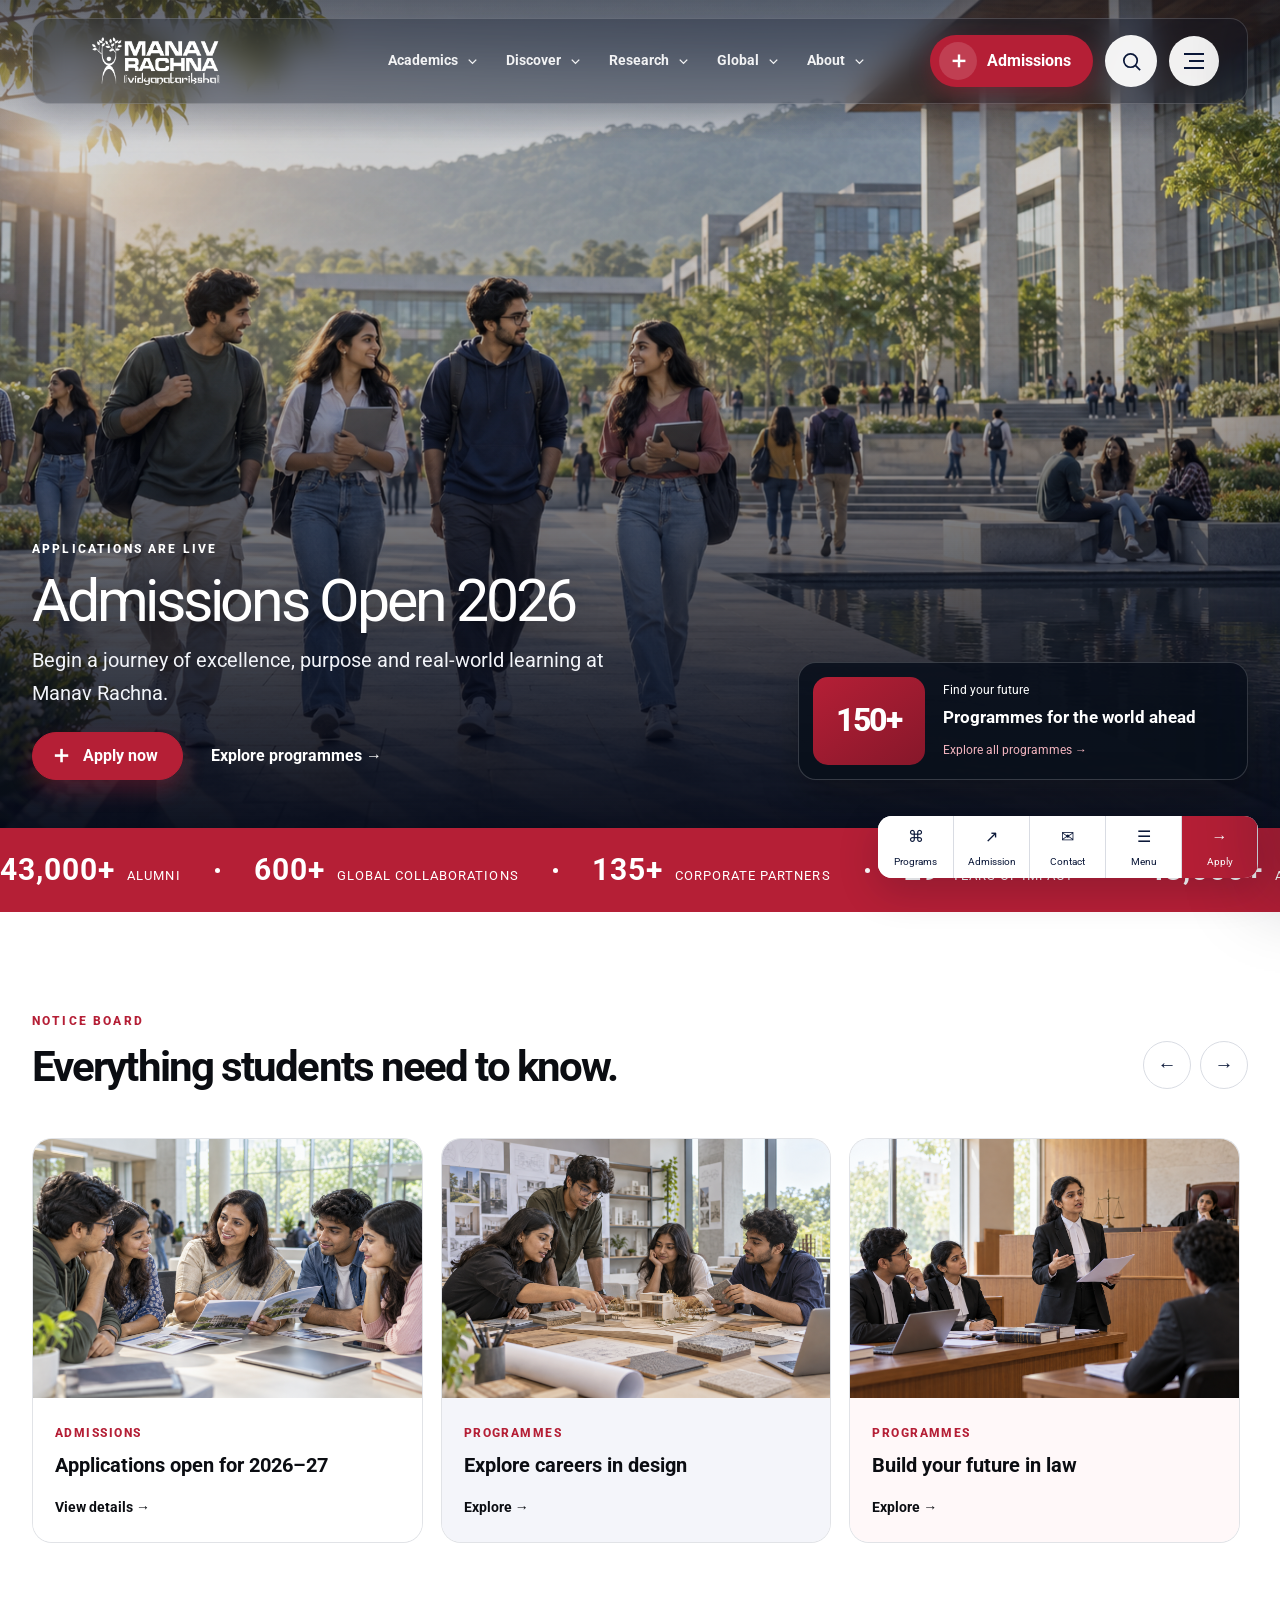
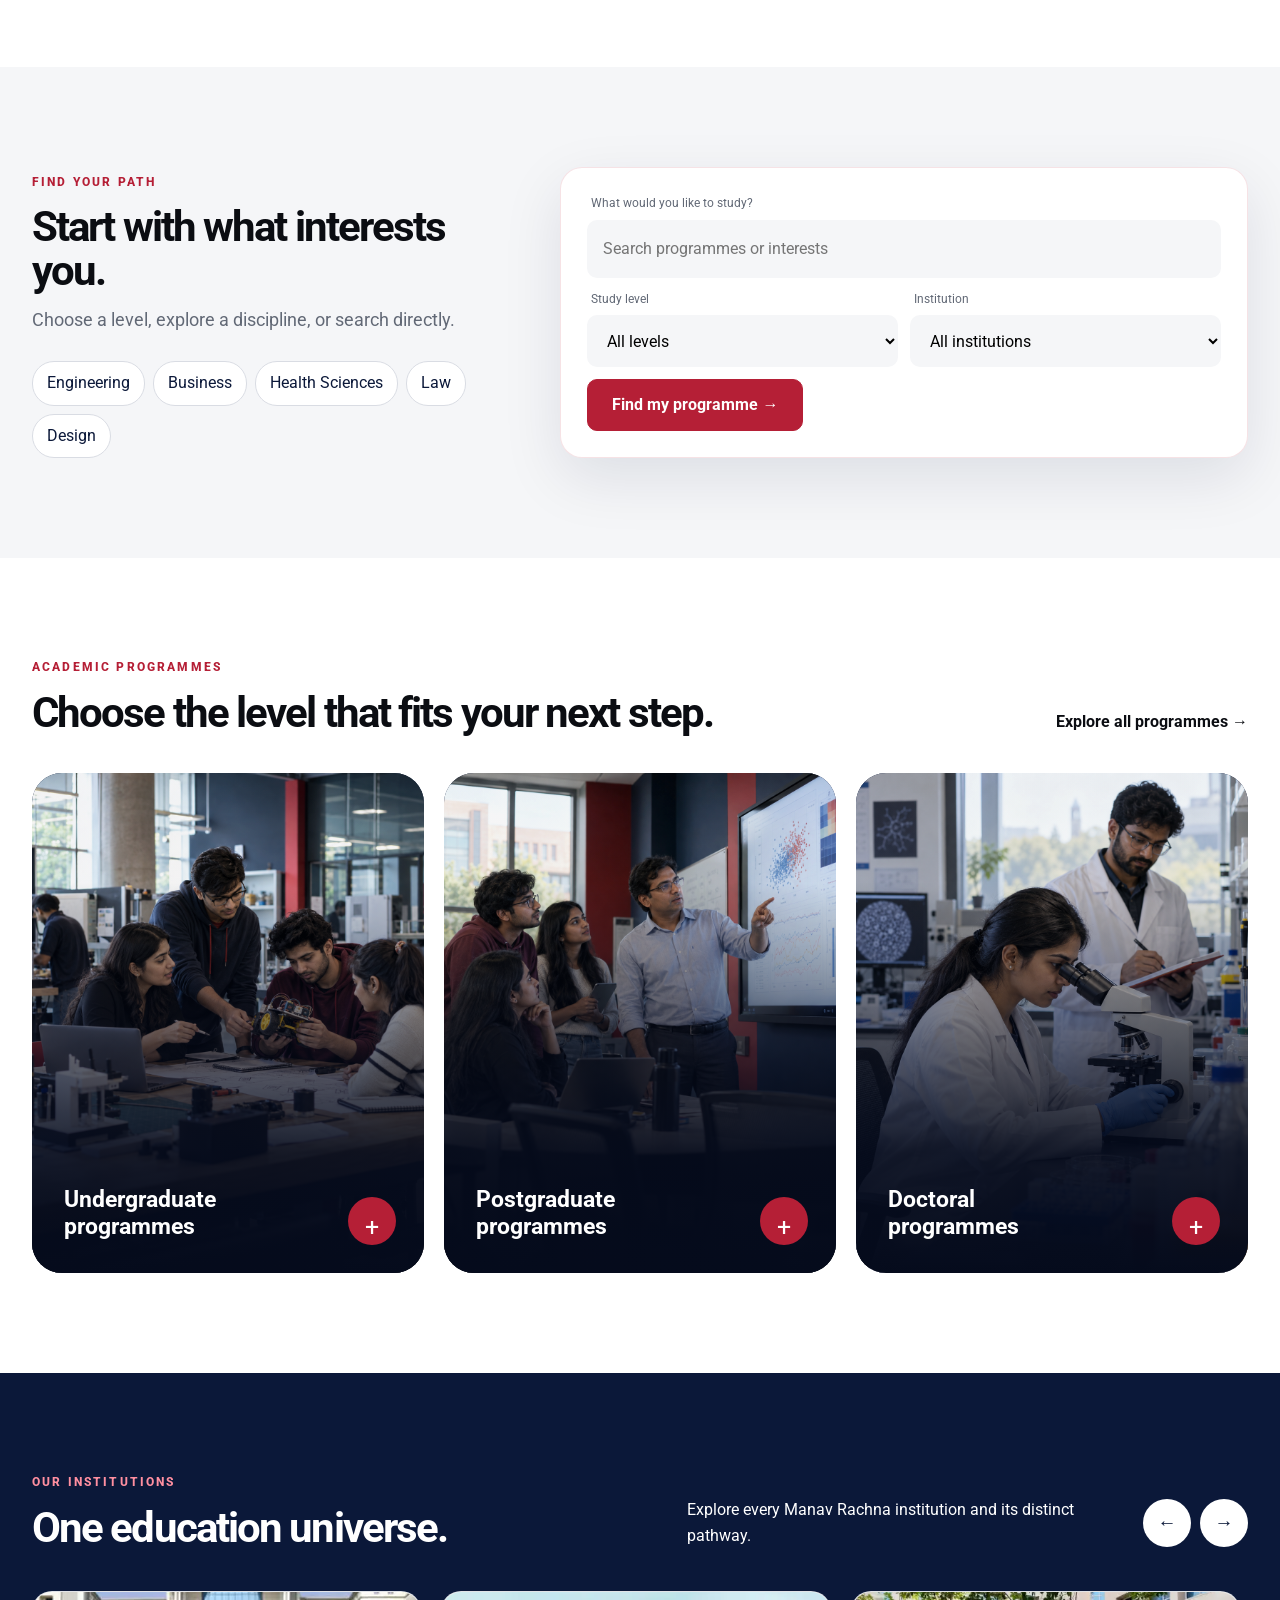
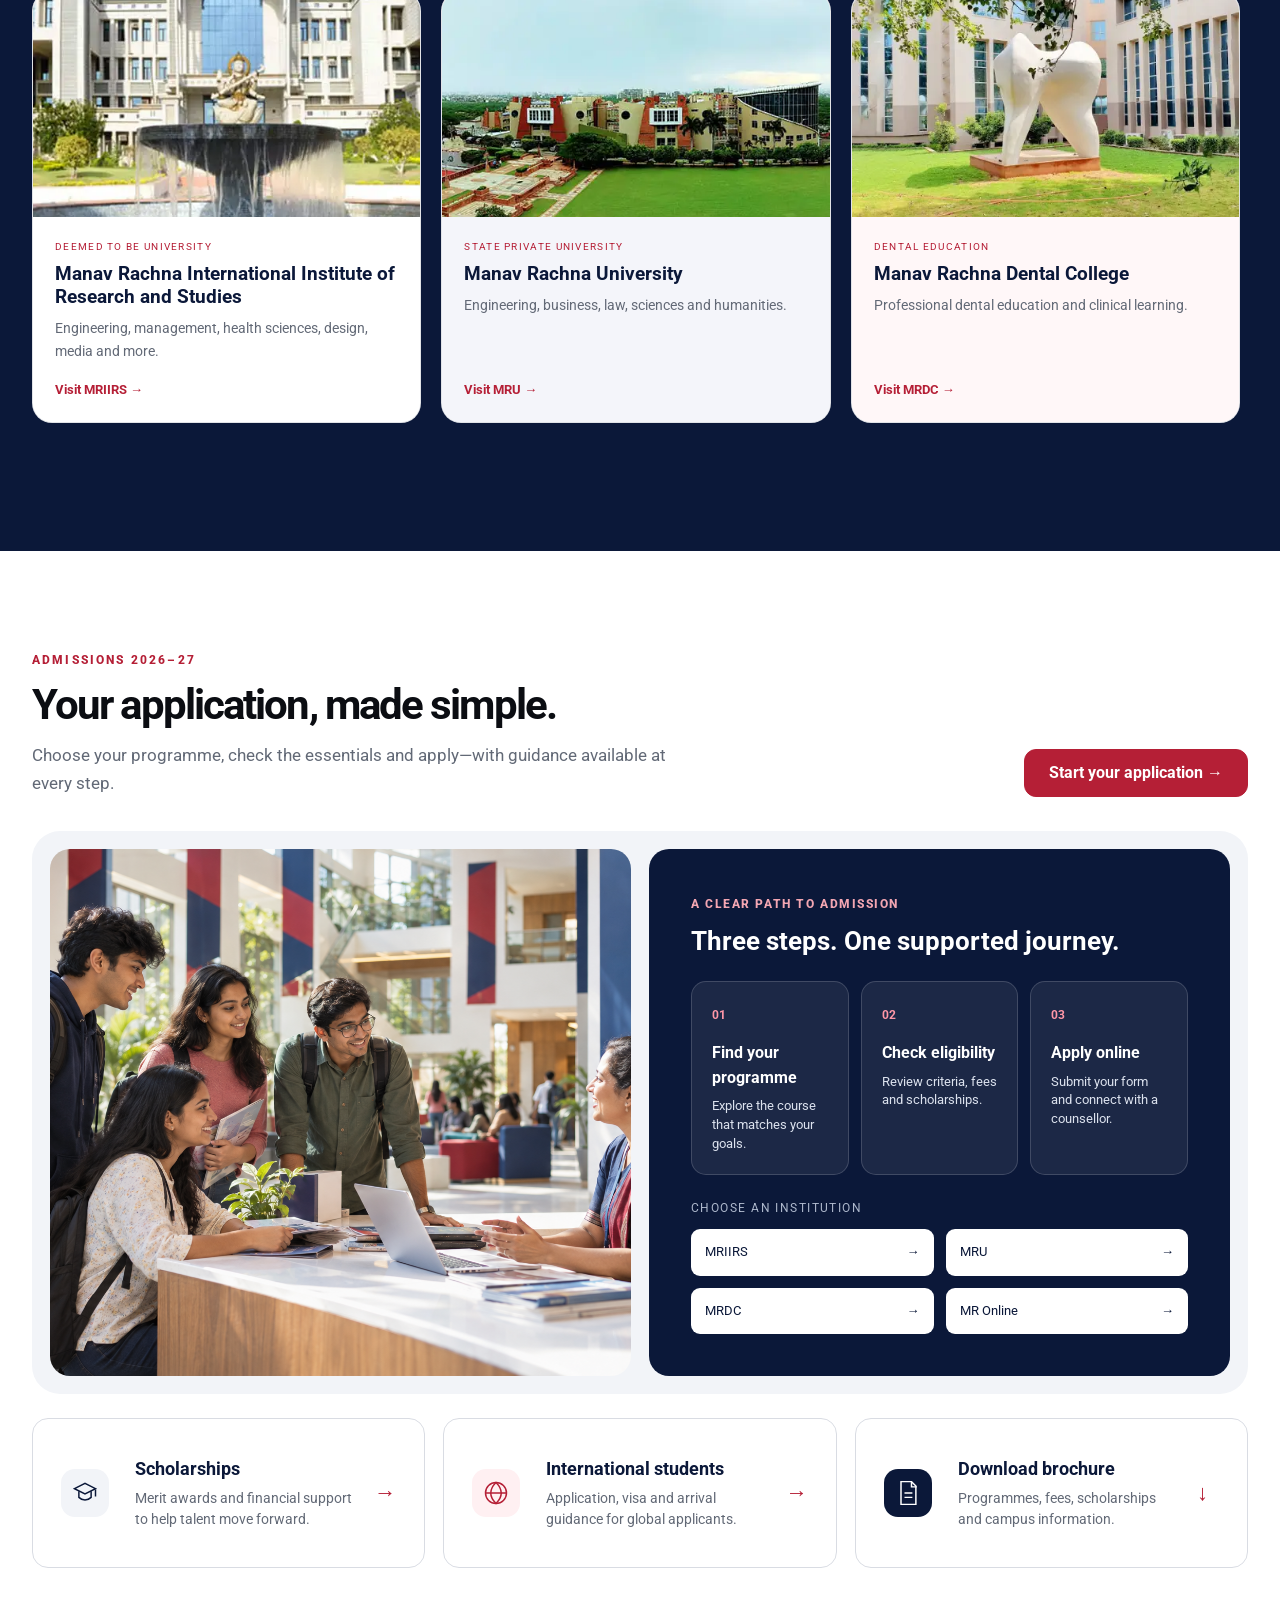
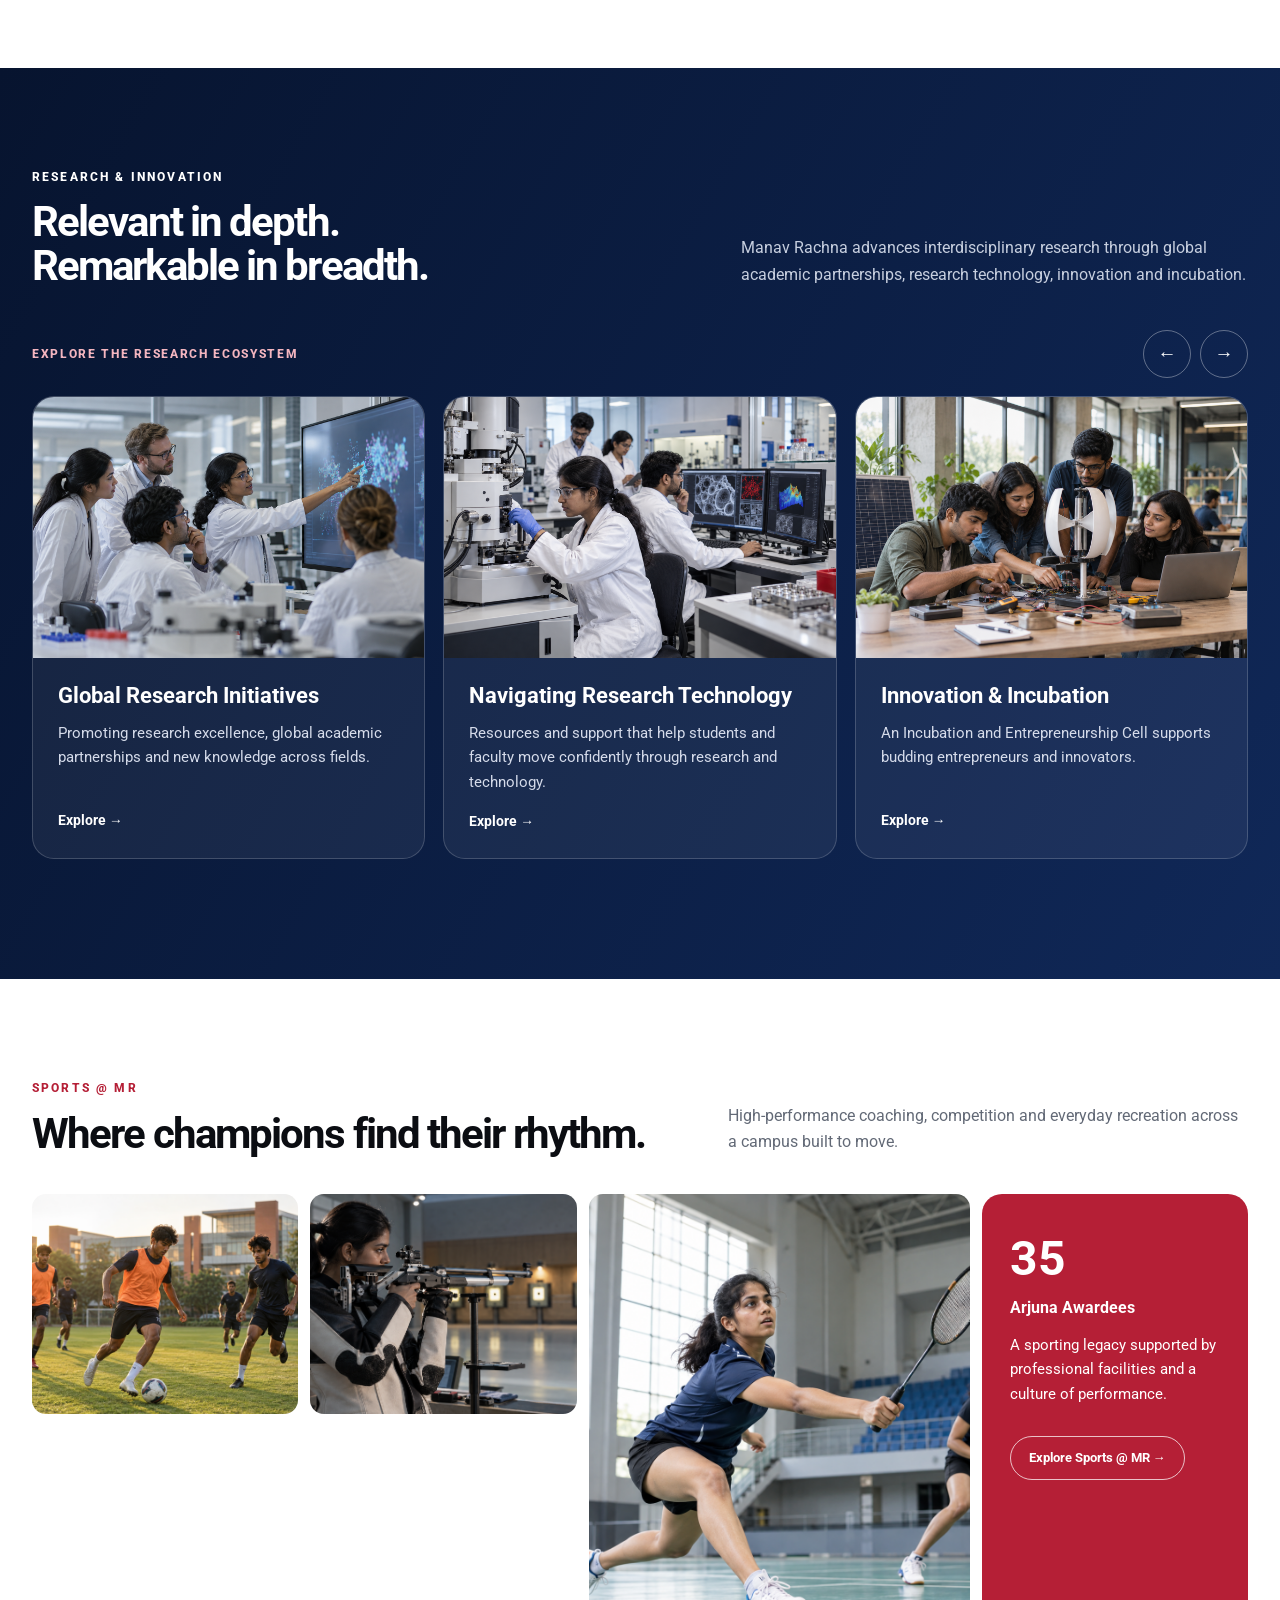
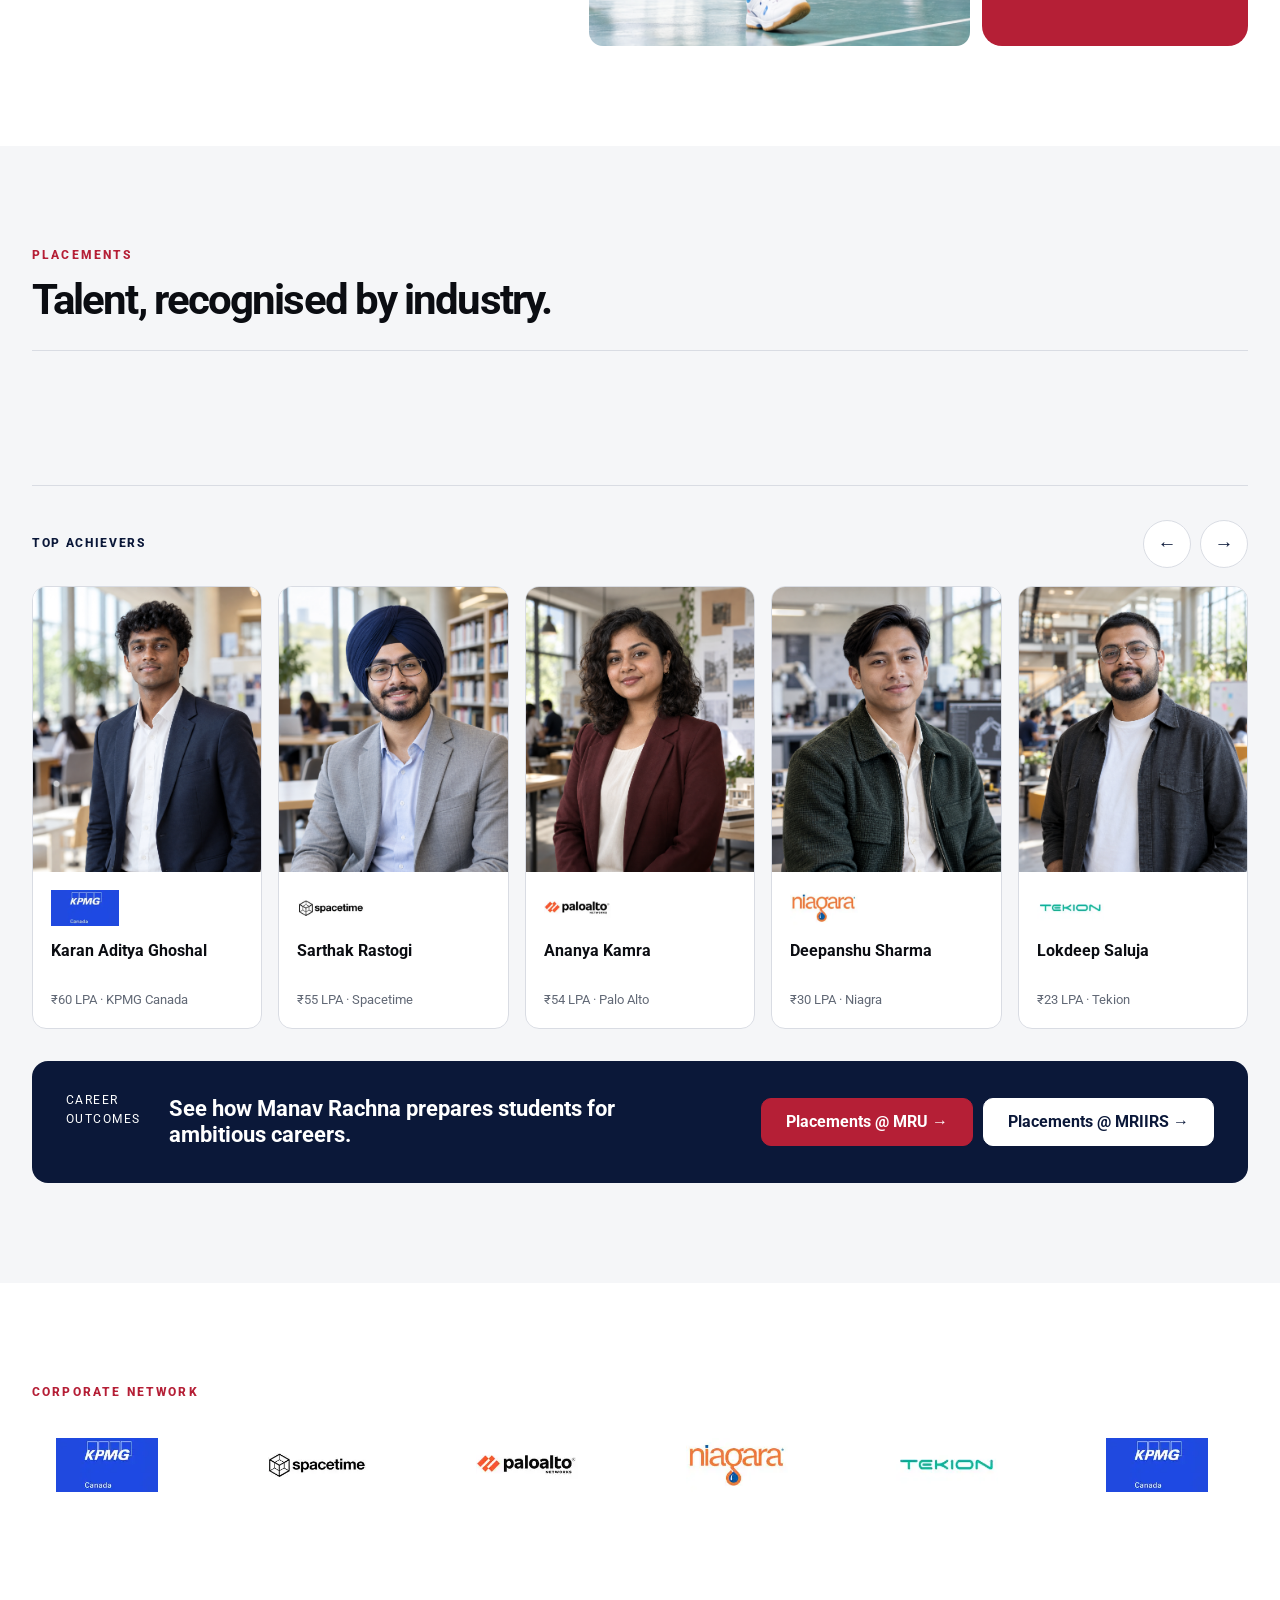
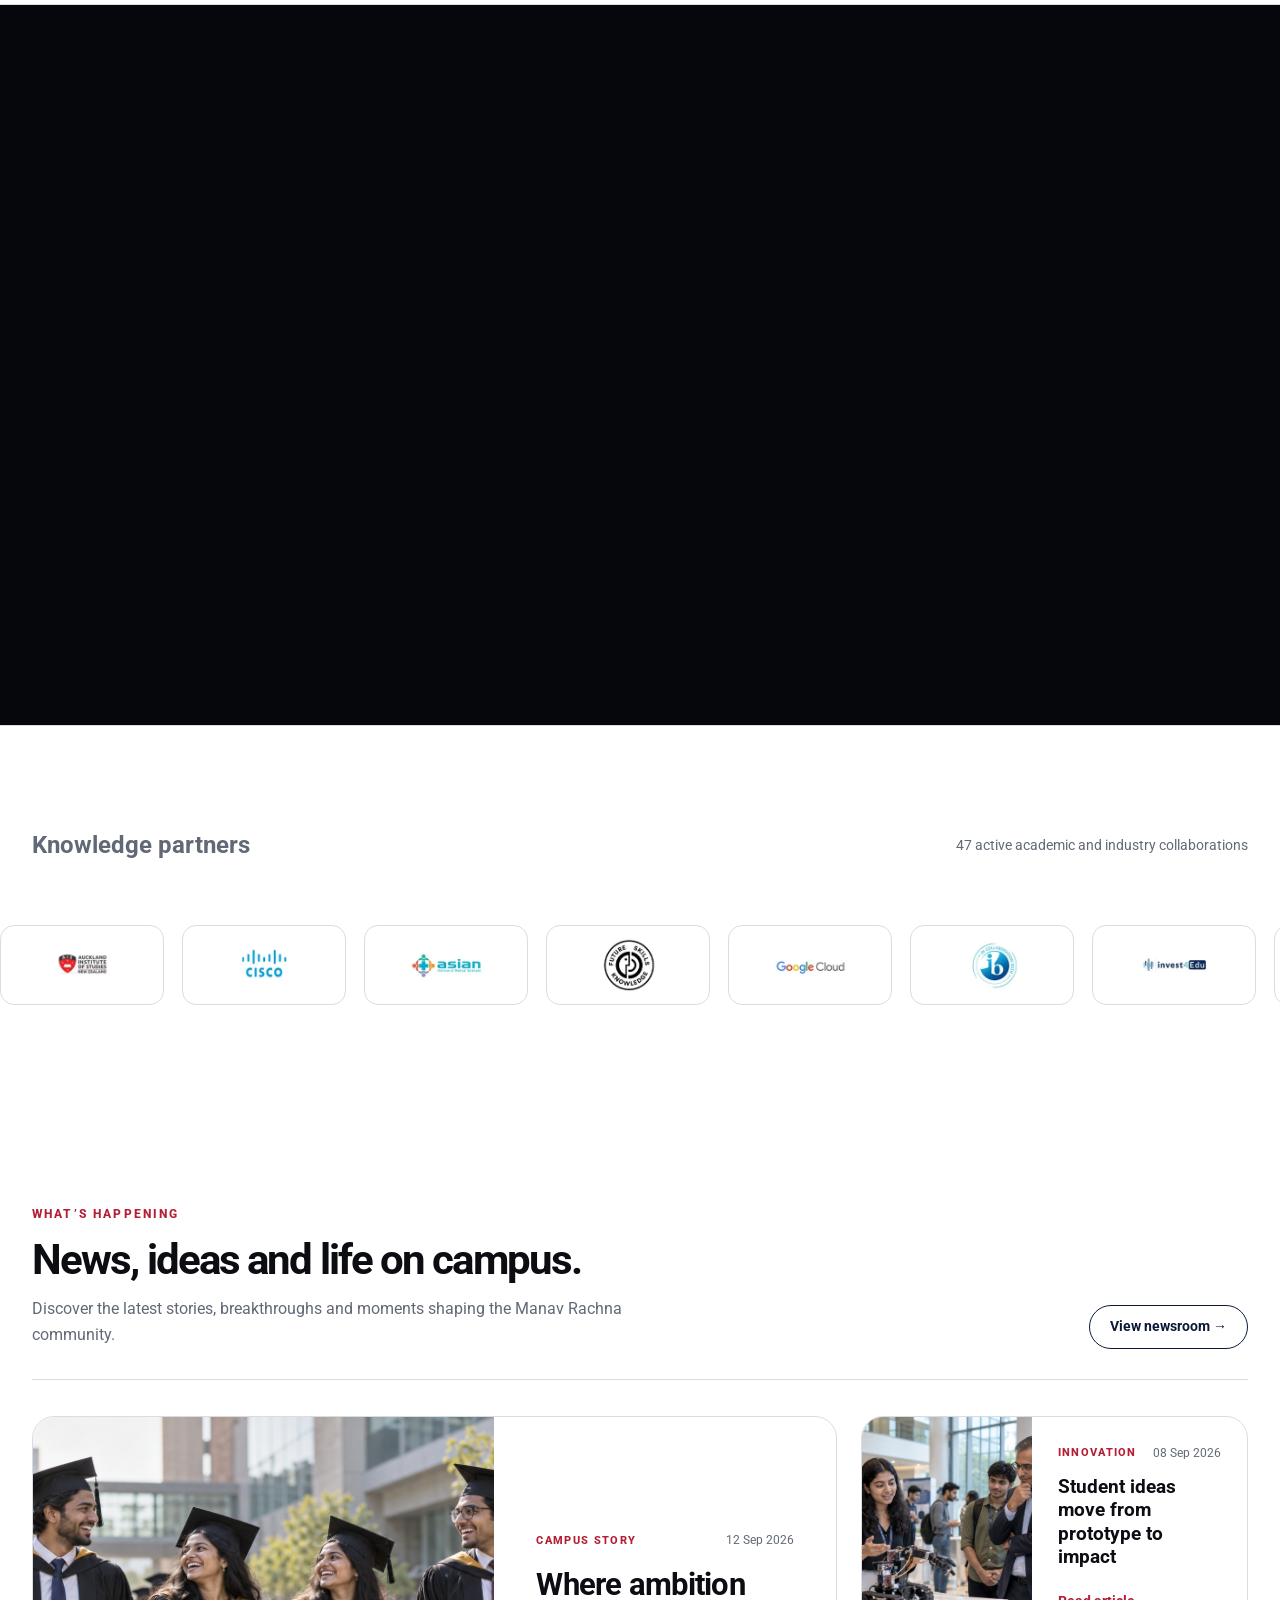
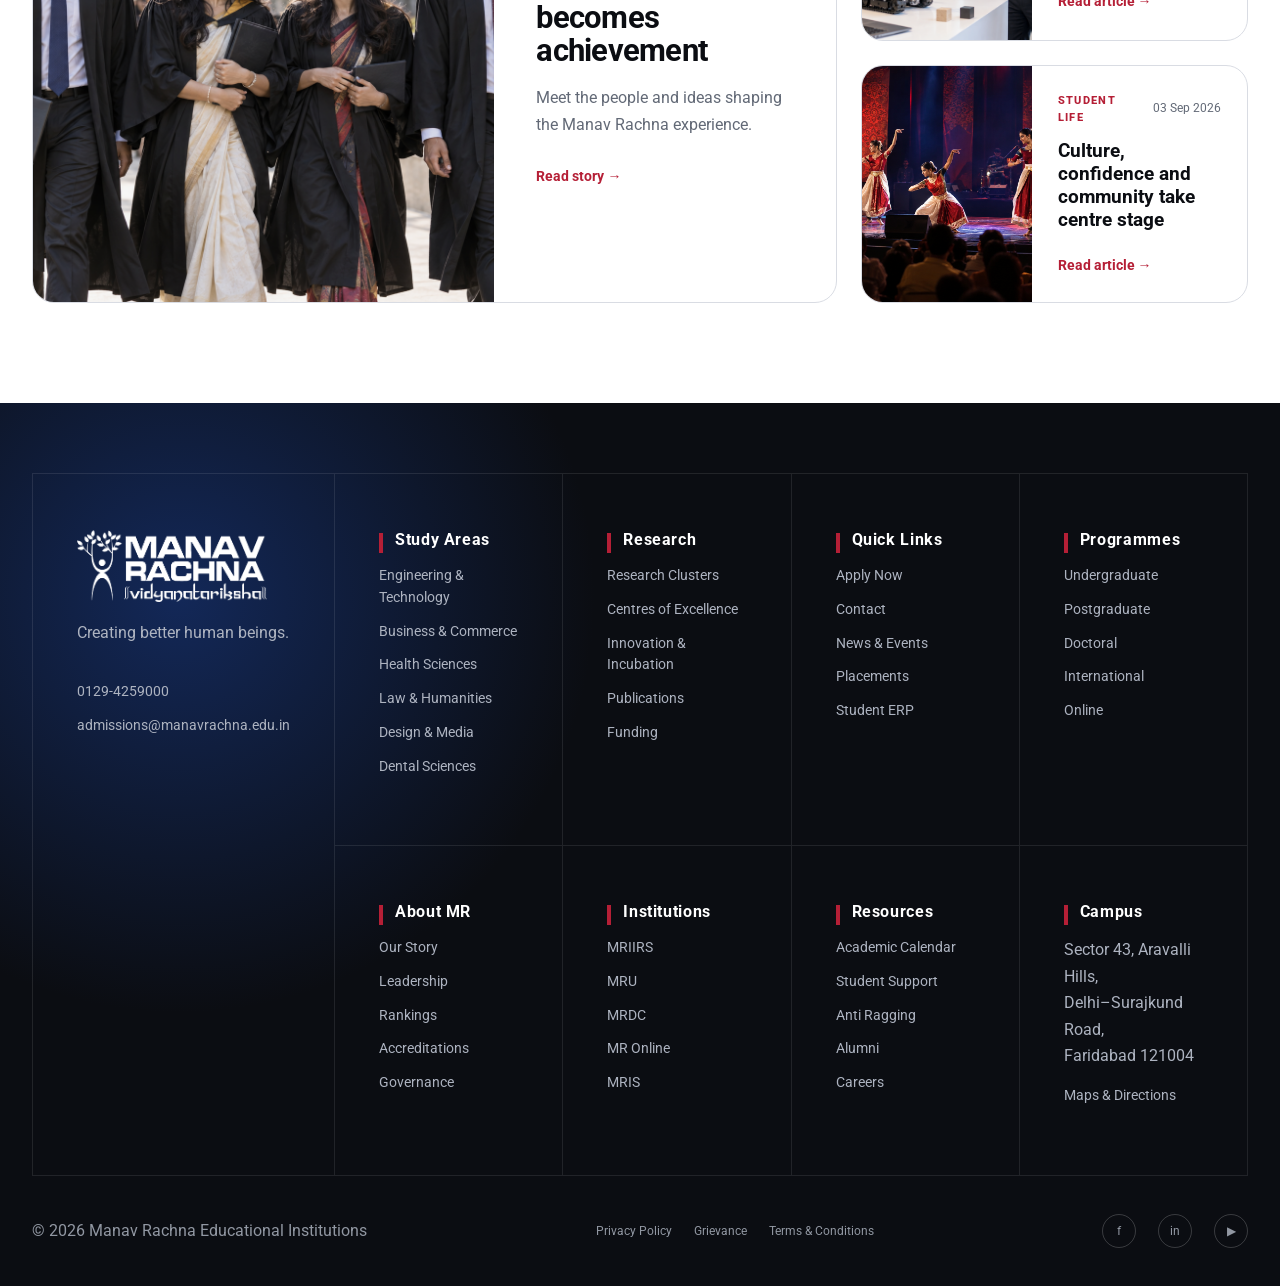
<file: index.html>
<!doctype html>
<html lang="en">
<head>
<meta charset="utf-8">
<meta name="viewport" content="width=device-width,initial-scale=1">
<meta name="description" content="Manav Rachna homepage redesign concept">
<title>Manav Rachna | Homepage Concept</title>
<link rel="preconnect" href="https://fonts.googleapis.com">
<link rel="preconnect" href="https://fonts.gstatic.com" crossorigin>
<link href="https://fonts.googleapis.com/css2?family=Roboto:wght@300;400;500;600;700;900&display=swap" rel="stylesheet">
<link rel="stylesheet" href="styles.css">
</head>
<body>
<a class="skip-link" href="#main">Skip to content</a>
<header class="site-header" id="top">
<div class="main-nav shell">
<a class="brand" href="#top">
<img src="assets/manav-rachna-logo.png" alt="Manav Rachna">
</a>
<nav class="desktop-nav" aria-label="Primary">
<button data-menu="academics">Academics <svg viewBox="0 0 16 16" aria-hidden="true">
<path d="m4 6 4 4 4-4"/>
</svg>
</button>
<button data-menu="discover">Discover <svg viewBox="0 0 16 16" aria-hidden="true">
<path d="m4 6 4 4 4-4"/>
</svg>
</button>
<button data-menu="research">Research <svg viewBox="0 0 16 16" aria-hidden="true">
<path d="m4 6 4 4 4-4"/>
</svg>
</button>
<button data-menu="global">Global <svg viewBox="0 0 16 16" aria-hidden="true">
<path d="m4 6 4 4 4-4"/>
</svg>
</button>
<button data-menu="about">About <svg viewBox="0 0 16 16" aria-hidden="true">
<path d="m4 6 4 4 4-4"/>
</svg>
</button>
</nav>
<div class="header-actions">
<a class="header-admission" href="https://apply.manavrachna.edu.in/">
<span>＋</span> Admissions</a>
<button class="search" aria-label="Search">
<svg viewBox="0 0 24 24" aria-hidden="true">
<circle cx="11" cy="11" r="7"/>
<path d="m16 16 5 5"/>
</svg>
</button>
<button class="menu-btn" aria-expanded="false" aria-label="Open navigation">
<i>
</i>
<i>
</i>
<i>
</i>
</button>
</div>
</div>
<div class="mega-wrap" aria-hidden="true">
<div class="mega shell" id="mega-academics">
<div class="mega-side">
<span class="eyebrow">Academics</span>
<h2>Choose your learning path.</h2>
<a class="mega-cta" href="#programs">View all programmes →</a>
</div>
<div class="mega-column">
<h3>Study level</h3>
<a href="#programs">Undergraduate</a>
<a href="#programs">Postgraduate</a>
<a href="#programs">Doctoral Programmes</a>
<a href="#programs">Online Education</a>
</div>
<div class="mega-column">
<h3>MRIIRS schools</h3>
<a href="#institutions">Engineering & Technology</a>
<a href="#institutions">Computer Applications</a>
<a href="#institutions">Leadership & Management</a>
<a href="#institutions">Allied Health Sciences</a>
<a href="#institutions">Design · Media · Commerce</a>
</div>
<div class="mega-column">
<h3>MRU schools</h3>
<a href="#institutions">Engineering</a>
<a href="#institutions">Business</a>
<a href="#institutions">Law</a>
<a href="#institutions">Education & Humanities</a>
<a href="#institutions">Sciences</a>
</div>
</div>
<div class="mega shell" id="mega-discover">
<div class="mega-side">
<span class="eyebrow">Discover</span>
<h2>Campus life beyond the classroom.</h2>
<a class="mega-cta" href="#sports">Explore life at MR →</a>
</div>
<div class="mega-column">
<h3>Campus experience</h3>
<a href="#sports">Sports @ MR</a>
<a href="#events">Life at Manav Rachna</a>
<a href="#events">Beyond Academics</a>
<a href="#">Virtual Tour</a>
<a href="#">Ragging Free Campus</a>
</div>
<div class="mega-column">
<h3>Students & careers</h3>
<a href="#placements">Career Management Centre</a>
<a href="#">Student Facilitation Centre</a>
<a href="#">Manovriti</a>
<a href="#">Student Grievances</a>
<a href="#">Student ERP</a>
</div>
<div class="mega-column">
<h3>In the community</h3>
<a href="#events">News & Events</a>
<a href="#events">Campus Buzz</a>
<a href="#events">Radio Manav Rachna</a>
<a href="#about">Give @ MR</a>
<a href="#contact">Careers at MR</a>
</div>
</div>
<div class="mega shell" id="mega-research">
<div class="mega-side">
<span class="eyebrow">Research</span>
<h2>Research with relevance and depth.</h2>
<a class="mega-cta" href="#research">Explore research →</a>
</div>
<div class="mega-column">
<h3>Explore</h3>
<a href="#research">Research Clusters</a>
<a href="#research">Global Research Initiatives</a>
<a href="#research">Awards & Accomplishments</a>
<a href="#research">Journals</a>
</div>
<div class="mega-column">
<h3>Innovation</h3>
<a href="#research">Innovation</a>
<a href="#research">Incubation</a>
<a href="#research">Funding Opportunities</a>
<a href="#research">Research Technology</a>
</div>
<div class="mega-column">
<h3>Centres</h3>
<a href="#research">Centres of Excellence</a>
<a href="#research">Advanced Water Technology</a>
<a href="#research">Centre for Distance Education</a>
<a href="#research">Corporate Partnerships</a>
</div>
</div>
<div class="mega shell" id="mega-global">
<div class="mega-side">
<span class="eyebrow">Global</span>
<h2>Learning without borders.</h2>
<a class="mega-cta" href="#about">See global impact →</a>
</div>
<div class="mega-column">
<h3>Global engagement</h3>
<a href="#">International Collaborations</a>
<a href="#">MR Global Connect</a>
<a href="#">Global Mobility Programs</a>
<a href="#">Beyond the Borders</a>
</div>
<div class="mega-column">
<h3>Institutions</h3>
<a href="#institutions">MRIIRS</a>
<a href="#institutions">MRU</a>
<a href="#institutions">MRDC</a>
<a href="#institutions">MR Online</a>
<a href="#institutions">MRIS</a>
</div>
<div class="mega-column">
<h3>Admissions</h3>
<a href="#admissions">Apply Now</a>
<a href="#admissions">Scholarships</a>
<a href="#admissions">International Students</a>
<a href="#admissions">Download Brochure</a>
</div>
</div>
<div class="mega shell" id="mega-about">
<div class="mega-side">
<span class="eyebrow">About MR</span>
<h2>Education shaped by purpose.</h2>
<a class="mega-cta" href="#about">Our story →</a>
</div>
<div class="mega-column">
<h3>Who we are</h3>
<a href="#about">Overview</a>
<a href="#about">Founder’s Vision & Mission</a>
<a href="#about">Leadership Team</a>
<a href="#about">Our Legacy</a>
<a href="#about">Values & Strengths</a>
</div>
<div class="mega-column">
<h3>Recognition</h3>
<a href="#about">Accreditations & Ranking</a>
<a href="#about">The Ripple Effect</a>
<a href="#about">Equity & Inclusion</a>
<a href="#about">Alumni</a>
</div>
<div class="mega-column">
<h3>Connect</h3>
<a href="#events">Media Coverage</a>
<a href="#events">Notices & Announcements</a>
<a href="#contact">Contact Us</a>
<a href="#contact">Careers</a>
</div>
</div>
</div>
<aside class="mobile-drawer" aria-hidden="true">
<div class="drawer-head">
<img src="assets/manav-rachna-logo.png" alt="Manav Rachna">
<button class="drawer-close" aria-label="Close menu">×</button>
</div>
<div class="drawer-grid">
<section>
<h3>Academics</h3>
<a href="#programs">Undergraduate</a>
<a href="#programs">Postgraduate</a>
<a href="#programs">Doctoral Programmes</a>
<a href="#institutions">Schools & Institutions</a>
</section>
<section>
<h3>Discover</h3>
<a href="#sports">Sports @ MR</a>
<a href="#events">Campus Life</a>
<a href="#placements">Placements</a>
<a href="#events">News & Events</a>
</section>
<section>
<h3>Research & Global</h3>
<a href="#research">Research Clusters</a>
<a href="#research">Innovation & Incubation</a>
<a href="#">International Collaborations</a>
<a href="#">Global Mobility</a>
</section>
<section>
<h3>About MR</h3>
<a href="#about">Our Story</a>
<a href="#about">Leadership</a>
<a href="#about">Rankings & Accreditations</a>
<a href="#contact">Contact</a>
</section>
</div>
<div class="drawer-foot">
<p>Ready to take the next step?</p>
<a class="button" href="#admissions">Start your application →</a>
</div>
</aside>
</header>
<main id="main">
<section class="hero">
<div class="hero-media">
<iframe src="https://player.vimeo.com/video/1095129899?background=1&autoplay=1&loop=1&muted=1&autopause=0&title=0&byline=0&portrait=0" title="University students walking on campus" allow="autoplay; fullscreen; picture-in-picture" referrerpolicy="strict-origin-when-cross-origin">
</iframe>
<img class="hero-fallback" src="assets/generated-2026/hero-campus.png" alt="University students walking through a contemporary campus">
</div>
<div class="hero-panel">
<div class="shell hero-content">
<div>
<span class="eyebrow light">Applications are live</span>
<h1>Admissions Open 2026</h1>
<p>Begin a journey of excellence, purpose and real-world learning at Manav Rachna.</p>
<div class="hero-actions">
<a class="button" href="https://apply.manavrachna.edu.in/">
<span>＋</span> Apply now</a>
<a class="text-link light" href="#program-search">Explore programmes →</a>
</div>
</div>
<article class="hero-promo">
<div class="hero-promo-mark" aria-hidden="true">150+</div>
<div>
<span>Find your future</span>
<h3>Programmes for the world ahead</h3>
<a href="#programs">Explore all programmes →</a>
</div>
</article>
</div>
</div>
</section>
<div class="stats-marquee">
<div>
<span>
<b data-count="43000" data-suffix="+">0</b> Alumni</span>
<i>
</i>
<span>
<b data-count="600" data-suffix="+">0</b> Global collaborations</span>
<i>
</i>
<span>
<b data-count="135" data-suffix="+">0</b> Corporate partners</span>
<i>
</i>
<span>
<b data-count="29">0</b> Years of impact</span>
<i>
</i>
<span>
<b data-count="43000" data-suffix="+">0</b> Alumni</span>
<i>
</i>
<span>
<b data-count="600" data-suffix="+">0</b> Global collaborations</span>
<i>
</i>
<span>
<b data-count="135" data-suffix="+">0</b> Corporate partners</span>
<i>
</i>
<span>
<b data-count="29">0</b> Years of impact</span>
</div>
</div>
<section class="section notices" id="notices">
<div class="shell">
<div class="split-head">
<div>
<span class="eyebrow">Notice board</span>
<h2>Everything students need to know.</h2>
</div>
<div class="slider-controls">
<button class="notice-prev" aria-label="Previous notices">←</button>
<button class="notice-next" aria-label="Next notices">→</button>
</div>
</div>
<div class="notice-scroller">
<article>
<img src="assets/generated-2026/notice-admissions.png" alt="Students in an admissions counselling session">
<div>
<span>Admissions</span>
<h3>Applications open for 2026–27</h3>
<a href="#admissions">View details →</a>
</div>
</article>
<article>
<img src="assets/generated-2026/notice-design.png" alt="Students collaborating in a design studio">
<div>
<span>Programmes</span>
<h3>Explore careers in design</h3>
<a href="#programs">Explore →</a>
</div>
</article>
<article>
<img src="assets/generated-2026/notice-law.png" alt="Students presenting in a moot court">
<div>
<span>Programmes</span>
<h3>Build your future in law</h3>
<a href="#programs">Explore →</a>
</div>
</article>
<article>
<img src="assets/generated-2026/notice-business.png" alt="Postgraduate students in a business discussion">
<div>
<span>Programmes</span>
<h3>Management for the modern world</h3>
<a href="#programs">Explore →</a>
</div>
</article>
</div>
</div>
</section>
<section class="section program-search" id="program-search">
<div class="shell search-layout">
<div class="path-intro">
<span class="eyebrow">Find your path</span>
<h2>Start with what interests you.</h2>
<p>Choose a level, explore a discipline, or search directly.</p>
<div class="path-chips">
<button>Engineering</button>
<button>Business</button>
<button>Health Sciences</button>
<button>Law</button>
<button>Design</button>
</div>
</div>
<form class="finder">
<label>
<span>What would you like to study?</span>
<input type="search" placeholder="Search programmes or interests">
</label>
<div class="finder-row">
<label>
<span>Study level</span>
<select>
<option>All levels</option>
<option>Undergraduate</option>
<option>Postgraduate</option>
<option>Doctoral</option>
</select>
</label>
<label>
<span>Institution</span>
<select>
<option>All institutions</option>
<option>MRIIRS</option>
<option>MRU</option>
<option>MRDC</option>
</select>
</label>
</div>
<button class="button">Find my programme →</button>
</form>
</div>
</section>
<section class="section programs" id="programs">
<div class="shell">
<div class="section-head">
<div>
<span class="eyebrow">Academic programmes</span>
<h2>Choose the level that fits your next step.</h2>
</div>
<a class="text-link" href="#program-search">Explore all programmes →</a>
</div>
<div class="academic-showcase">
<a class="academic-card" href="#program-search">
<img src="assets/fresh-2026/academic-ug.png" alt="Undergraduate students building an engineering prototype">
<div>
<small>After Grade 12</small>
<h3>Undergraduate programmes</h3>
<p>Build a strong foundation through industry-connected degree programmes.</p>
<span>Explore UG +</span>
</div>
</a>
<a class="academic-card" href="#program-search">
<img src="assets/fresh-2026/academic-pg.png" alt="Postgraduate students collaborating in a modern classroom">
<div>
<small>After a Bachelor’s degree</small>
<h3>Postgraduate programmes</h3>
<p>Advance your expertise through focused, practice-led study.</p>
<span>Explore PG +</span>
</div>
</a>
<a class="academic-card" href="#program-search">
<img src="assets/fresh-2026/academic-phd.png" alt="Doctoral researcher working in a laboratory">
<div>
<small>Research pathway</small>
<h3>Doctoral programmes</h3>
<p>Create original knowledge with expert mentorship and research facilities.</p>
<span>Explore PhD +</span>
</div>
</a>
</div>
</div>
</section>
<section class="section gray institutions" id="institutions">
<div class="shell">
<div class="section-head">
<div>
<span class="eyebrow">Our institutions</span>
<h2>One education universe.</h2>
</div>
<div class="section-tools">
<p>Explore every Manav Rachna institution and its distinct pathway.</p>
<div class="slider-controls">
<button class="institution-prev" aria-label="Previous institution">←</button>
<button class="institution-next" aria-label="Next institution">→</button>
</div>
</div>
</div>
<div class="institution-track">
<a class="institution-card" href="https://manavrachna.edu.in/mriirs">
<img src="assets/mr/65715f28889b31701928744.webp" alt="MRIIRS campus">
<div>
<span>Deemed to be University</span>
<h3>Manav Rachna International Institute of Research and Studies</h3>
<p>Engineering, management, health sciences, design, media and more.</p>
<b>Visit MRIIRS →</b>
</div>
</a>
<a class="institution-card" href="https://manavrachna.edu.in/mru">
<img src="assets/mr/65715f09c1e2c1701928713.webp" alt="Manav Rachna University campus">
<div>
<span>State Private University</span>
<h3>Manav Rachna University</h3>
<p>Engineering, business, law, sciences and humanities.</p>
<b>Visit MRU →</b>
</div>
</a>
<a class="institution-card" href="https://manavrachna.edu.in/mrdc">
<img src="assets/mr/658f9d5123bd51703910737.webp" alt="Dental College">
<div>
<span>Dental education</span>
<h3>Manav Rachna Dental College</h3>
<p>Professional dental education and clinical learning.</p>
<b>Visit MRDC →</b>
</div>
</a>
<a class="institution-card" href="https://manavrachnaonline.com/">
<img src="assets/mr/65852b70b49151703226224.webp" alt="Online education">
<div>
<span>Online education</span>
<h3>MR Centre for Distance & Online Education</h3>
<p>Flexible learning designed for working professionals.</p>
<b>Visit MR Online →</b>
</div>
</a>
<a class="institution-card" href="https://mris.edu.in/">
<img src="assets/mr/65852b93520c11703226259.webp" alt="International School">
<div>
<span>School education</span>
<h3>Manav Rachna International Schools</h3>
<p>Future-focused school education across India.</p>
<b>Visit MRIS →</b>
</div>
</a>
</div>
</div>
</section>
<section class="section admissions" id="admissions">
<div class="shell admission-intro">
<div>
<span class="eyebrow">Admissions 2026–27</span>
<h2>Your application, made simple.</h2>
<p>Choose your programme, check the essentials and apply—with guidance available at every step.</p>
</div>
<a class="button" href="https://apply.manavrachna.edu.in/">Start your application →</a>
</div>
<div class="shell admissions-stage">
<div class="admissions-visual">
<img src="assets/fresh-2026/admissions.png" alt="Admissions and outreach at Manav Rachna">
</div>
<div class="admissions-journey">
<span class="flow-label">A clear path to admission</span>
<h3>Three steps. One supported journey.</h3>
<div class="journey-grid">
<article>
<b>01</b>
<h4>Find your programme</h4>
<p>Explore the course that matches your goals.</p>
</article>
<article>
<b>02</b>
<h4>Check eligibility</h4>
<p>Review criteria, fees and scholarships.</p>
</article>
<article>
<b>03</b>
<h4>Apply online</h4>
<p>Submit your form and connect with a counsellor.</p>
</article>
</div>
<div class="admission-routes">
<span>Choose an institution</span>
<a href="https://apply.manavrachna.edu.in/mriirs">MRIIRS <b>→</b>
</a>
<a href="https://apply.manavrachna.edu.in/mru">MRU <b>→</b>
</a>
<a href="https://apply.manavrachna.edu.in/mriirs">MRDC <b>→</b>
</a>
<a href="https://apply.manavrachnaonline.com">MR Online <b>→</b>
</a>
</div>
</div>
</div>
<div class="shell admissions-cards">
<a href="https://manavrachna.edu.in/tuition-and-financial-aid/scholarships">
<svg viewBox="0 0 32 32" aria-hidden="true">
<path d="M4 11 16 5l12 6-12 6L4 11Z"/>
<path d="M9 14v7c4 4 10 4 14 0v-7M28 12v8"/>
</svg>
<div>
<b>Scholarships</b>
<p>Merit awards and financial support to help talent move forward.</p>
</div>
<em>→</em>
</a>
<a href="#contact">
<svg viewBox="0 0 32 32" aria-hidden="true">
<circle cx="16" cy="16" r="12"/>
<path d="M4 16h24M16 4c4 4 6 8 6 12s-2 8-6 12c-4-4-6-8-6-12s2-8 6-12Z"/>
</svg>
<div>
<b>International students</b>
<p>Application, visa and arrival guidance for global applicants.</p>
</div>
<em>→</em>
</a>
<a href="#">
<svg viewBox="0 0 32 32" aria-hidden="true">
<path d="M8 3h12l5 5v21H8V3Z"/>
<path d="M20 3v6h6M12 16h9M12 21h9"/>
</svg>
<div>
<b>Download brochure</b>
<p>Programmes, fees, scholarships and campus information.</p>
</div>
<em>↓</em>
</a>
</div>
</section>
<section class="section research" id="research">
<div class="shell research-head">
<div>
<span class="eyebrow light">Research & innovation</span>
<h2>Relevant in depth.<br>Remarkable in breadth.</h2>
</div>
<p>Manav Rachna advances interdisciplinary research through global academic partnerships, research technology, innovation and incubation.</p>
</div>
<div class="shell research-carousel-head">
<span>Explore the research ecosystem</span>
<div class="slider-controls">
<button class="research-prev" aria-label="Previous research story">←</button>
<button class="research-next" aria-label="Next research story">→</button>
</div>
</div>
<div class="shell research-track">
<a href="https://manavrachna.edu.in/research-and-innovation/global-research-initiatives">
<img src="assets/generated-2026/research-global.png" alt="International research team collaborating in a laboratory">
<div>
<h3>Global Research Initiatives</h3>
<p>Promoting research excellence, global academic partnerships and new knowledge across fields.</p>
<b>Explore →</b>
</div>
</a>
<a href="https://manavrachna.edu.in/research-and-innovation/research-technology">
<img src="assets/generated-2026/research-technology-v2.png" alt="Researchers using advanced microscopy and data technology">
<div>
<h3>Navigating Research Technology</h3>
<p>Resources and support that help students and faculty move confidently through research and technology.</p>
<b>Explore →</b>
</div>
</a>
<a href="https://manavrachna.edu.in/research-and-innovation/innovation">
<img src="assets/generated-2026/research-incubator.png" alt="Student founders testing a clean energy prototype">
<div>
<h3>Innovation & Incubation</h3>
<p>An Incubation and Entrepreneurship Cell supports budding entrepreneurs and innovators.</p>
<b>Explore →</b>
</div>
</a>
<a href="https://manavrachna.edu.in/research-and-innovation/research-clusters">
<img src="assets/generated-2026/research-biotech.png" alt="Doctoral researcher in an advanced biotechnology lab">
<div>
<h3>Eight Research Clusters</h3>
<p>Dynamic clusters drive interdisciplinary research across the Manav Rachna ecosystem.</p>
<b>Explore →</b>
</div>
</a>
</div>
</section>
<section class="section sports" id="sports">
<div class="sports-shell">
<div class="section-head">
<div>
<span class="eyebrow">Sports @ MR</span>
<h2>Where champions find their rhythm.</h2>
</div>
<p>High-performance coaching, competition and everyday recreation across a campus built to move.</p>
</div>
<div class="sports-mosaic">
<article class="sports-copy">
<b data-count="35">0</b>
<span>Arjuna Awardees</span>
<p>A sporting legacy supported by professional facilities and a culture of performance.</p>
<a class="sports-cta" href="#sports">Explore Sports @ MR →</a>
</article>
<figure>
<img src="assets/generated-2026/sports-football.png" alt="University football team training at golden hour">
<figcaption>
<b>Football Academy</b>
<span>Professional grounds for focused team training.</span>
</figcaption>
</figure>
<figure class="sports-fresh">
<img src="assets/generated-2026/sports-shooting.png" alt="University athlete training at a precision shooting range">
<figcaption>
<b>Shooting Range</b>
<span>Precision-led training in a professional environment.</span>
</figcaption>
</figure>
<figure class="tall">
<img src="assets/generated-2026/sports-badminton.png" alt="University badminton players competing in an indoor arena">
<figcaption>
<b>High Performance</b>
<span>Coaching, conditioning and competitive excellence.</span>
</figcaption>
</figure>
<figure>
<img src="assets/generated-2026/sports-basketball.png" alt="University basketball team practising indoors">
<figcaption>
<b>Basketball</b>
<span>Fast, focused team training in a professional indoor arena.</span>
</figcaption>
</figure>
</div>
</div>
</section>
<section class="section gray placements" id="placements">
<div class="shell">
<div class="placement-top">
<div>
<span class="eyebrow">Placements</span>
<h2>Talent, recognised by industry.</h2>
</div>
</div>
<div class="placement-stats">
<div>
<b data-count="5000" data-suffix="+">0</b>
<span>placements in the last 5 years</span>
</div>
<div>
<b data-count="60" data-prefix="₹" data-suffix=" LPA">0</b>
<span>highest package offered</span>
</div>
<div>
<b data-count="135" data-suffix="+">0</b>
<span>corporate partners</span>
</div>
</div>
<div class="placement-track-head">
<span>Top achievers</span>
<div class="slider-controls">
<button class="placement-prev" aria-label="Previous achievers">←</button>
<button class="placement-next" aria-label="Next achievers">→</button>
</div>
</div>
<div class="achievers">
<article>
<img src="assets/placement-2026/achiever-v3-1.png" alt="Karan Aditya">
<div>
<img src="assets/mr/KPMGCanada_logo.webp" alt="KPMG">
<h3>Karan Aditya Ghoshal</h3>
<p>₹60 LPA · KPMG Canada</p>
</div>
</article>
<article>
<img src="assets/placement-2026/achiever-v3-2.png" alt="Sarthak Rastogi">
<div>
<img src="assets/mr/Spacetime_logo.webp" alt="Spacetime">
<h3>Sarthak Rastogi</h3>
<p>₹55 LPA · Spacetime</p>
</div>
</article>
<article>
<img src="assets/placement-2026/achiever-v3-3.png" alt="Ananya Kamra">
<div>
<img src="assets/mr/paloalto_logo.webp" alt="Palo Alto">
<h3>Ananya Kamra</h3>
<p>₹54 LPA · Palo Alto</p>
</div>
</article>
<article>
<img src="assets/placement-2026/achiever-v3-4.png" alt="Deepanshu Sharma">
<div>
<img src="assets/mr/Niagra_logo.webp" alt="Niagra">
<h3>Deepanshu Sharma</h3>
<p>₹30 LPA · Niagra</p>
</div>
</article>
<article>
<img src="assets/placement-2026/achiever-v3-5.png" alt="Lokdeep Saluja">
<div>
<img src="assets/mr/Tekion_logo.webp" alt="Tekion">
<h3>Lokdeep Saluja</h3>
<p>₹23 LPA · Tekion</p>
</div>
</article>
</div>
<div class="placement-cta">
<div>
<span>Career outcomes</span>
<h3>See how Manav Rachna prepares students for ambitious careers.</h3>
</div>
<div>
<a class="button" href="https://manavrachna.edu.in/mru/placements/overview">Placements @ MRU →</a>
<a class="button white" href="https://manavrachna.edu.in/mriirs/placements/overview">Placements @ MRIIRS →</a>
</div>
</div>
</div>
</section>
<section class="partners section-sm">
<div class="shell">
<span class="eyebrow">Corporate network</span>
<div class="logo-row">
<img src="assets/mr/KPMGCanada_logo.webp" alt="KPMG">
<img src="assets/mr/Spacetime_logo.webp" alt="Spacetime">
<img src="assets/mr/paloalto_logo.webp" alt="Palo Alto">
<img src="assets/mr/Niagra_logo.webp" alt="Niagra">
<img src="assets/mr/Tekion_logo.webp" alt="Tekion">
</div>
</div>
</section>
<section class="section about" id="about">
<div class="shell about-impact">
<figure class="about-impact-photo">
<img src="assets/fresh-2026/about.png" alt="Students sharing a collaborative university experience">
</figure>
<div class="about-impact-panel">
<div class="about-impact-copy">
<span class="eyebrow light">About Manav Rachna</span>
<h2>Be transformative.<br>Discover excellence.</h2>
<p>Manav Rachna is one of Delhi NCR’s leading education ecosystems—bringing higher education, research, sport and professional learning together across vibrant, world-class institutions.</p>
<a class="button about-cta" href="https://manavrachna.edu.in/about-us/overview">Discover our story →</a>
</div>
<div class="about-impact-stats">
<div>
<b data-count="43000" data-suffix="+">0</b>
<span>Alumni imprints globally</span>
</div>
<div>
<b data-count="600" data-suffix="+">0</b>
<span>Corporate patrons</span>
</div>
<div>
<b data-count="135" data-suffix="+">0</b>
<span>Global collaborations</span>
</div>
</div>
</div>
</div>
<div class="knowledge">
<div class="shell knowledge-head">
<p>Knowledge partners</p>
<span>47 active academic and industry collaborations</span>
</div>
<div class="knowledge-viewport">
<div class="knowledge-logos" data-logo-library="all">
</div>
</div>
</div>
</section>
<section class="section gray happening" id="events">
<div class="shell">
<div class="section-head">
<div>
<span class="eyebrow">What’s happening</span>
<h2>News, ideas and life on campus.</h2>
<p>Discover the latest stories, breakthroughs and moments shaping the Manav Rachna community.</p>
</div>
<a class="text-link" href="#">View newsroom →</a>
</div>
<div class="happening-layout">
<article class="happening-lead">
<img src="assets/generated-2026/news-convocation.png" alt="Graduates celebrating together on campus">
<div>
<div class="story-meta"><span>Campus story</span><time datetime="2026-09-12">12 Sep 2026</time></div>
<h3>Where ambition becomes achievement</h3>
<p>Meet the people and ideas shaping the Manav Rachna experience.</p>
<a href="#">Read story →</a>
</div>
</article>
<div class="happening-list">
<article>
<img src="assets/generated-2026/news-innovation.png" alt="Students demonstrating a robotics prototype">
<div>
<div class="story-meta"><span>Innovation</span><time datetime="2026-09-08">08 Sep 2026</time></div>
<h3>Student ideas move from prototype to impact</h3>
<a href="#">Read article →</a>
</div>
</article>
<article>
<img src="assets/generated-2026/news-culture.png" alt="Students performing at a university cultural festival">
<div>
<div class="story-meta"><span>Student life</span><time datetime="2026-09-03">03 Sep 2026</time></div>
<h3>Culture, confidence and community take centre stage</h3>
<a href="#">Read article →</a>
</div>
</article>
</div>
</div>
</div>
</section>
</main>
<footer id="contact">
<div class="footer-grid shell">
<div class="footer-brand">
<img src="assets/manav-rachna-logo.png" alt="Manav Rachna">
<p>Creating better human beings.</p>
<div class="footer-contact">
<a href="tel:01294259000">0129-4259000</a>
<a href="mailto:admissions@manavrachna.edu.in">admissions@manavrachna.edu.in</a>
</div>
</div>
<div>
<h3>Study Areas</h3>
<a href="#programs">Engineering & Technology</a>
<a href="#programs">Business & Commerce</a>
<a href="#programs">Health Sciences</a>
<a href="#programs">Law & Humanities</a>
<a href="#programs">Design & Media</a>
<a href="#programs">Dental Sciences</a>
</div>
<div>
<h3>Research</h3>
<a href="#research">Research Clusters</a>
<a href="#research">Centres of Excellence</a>
<a href="#research">Innovation & Incubation</a>
<a href="#research">Publications</a>
<a href="#research">Funding</a>
</div>
<div>
<h3>Quick Links</h3>
<a href="https://apply.manavrachna.edu.in/">Apply Now</a>
<a href="#contact">Contact</a>
<a href="#events">News & Events</a>
<a href="#placements">Placements</a>
<a href="#">Student ERP</a>
</div>
<div>
<h3>Programmes</h3>
<a href="#programs">Undergraduate</a>
<a href="#programs">Postgraduate</a>
<a href="#programs">Doctoral</a>
<a href="#programs">International</a>
<a href="#programs">Online</a>
</div>
<div>
<h3>About MR</h3>
<a href="#about">Our Story</a>
<a href="#about">Leadership</a>
<a href="#about">Rankings</a>
<a href="#about">Accreditations</a>
<a href="#about">Governance</a>
</div>
<div>
<h3>Institutions</h3>
<a href="#institutions">MRIIRS</a>
<a href="#institutions">MRU</a>
<a href="#institutions">MRDC</a>
<a href="#institutions">MR Online</a>
<a href="#institutions">MRIS</a>
</div>
<div>
<h3>Resources</h3>
<a href="#">Academic Calendar</a>
<a href="#">Student Support</a>
<a href="#">Anti Ragging</a>
<a href="#">Alumni</a>
<a href="#">Careers</a>
</div>
<div>
<h3>Campus</h3>
<p>Sector 43, Aravalli Hills,<br>Delhi–Surajkund Road,<br>Faridabad 121004</p>
<a href="#">Maps & Directions</a>
</div>
</div>
<div class="footer-bottom shell">
<p>© 2026 Manav Rachna Educational Institutions</p>
<div>
<a href="#">Privacy Policy</a>
<a href="#">Grievance</a>
<a href="#">Terms & Conditions</a>
</div>
<div class="socials">
<a href="#">f</a>
<a href="#">in</a>
<a href="#">▶</a>
</div>
</div>
</footer>
<nav class="quick-actions">
<a href="#programs">
<span>⌘</span>Programs</a>
<a href="#admissions">
<span>↗</span>Admission</a>
<a href="#contact">
<span>✉</span>Contact</a>
<button class="quick-menu">
<span>☰</span>Menu</button>
<a class="quick-apply" href="https://apply.manavrachna.edu.in/">
<span>→</span>Apply</a>
</nav>
<script src="script.js">
</script>
</body>
</html>
</file>
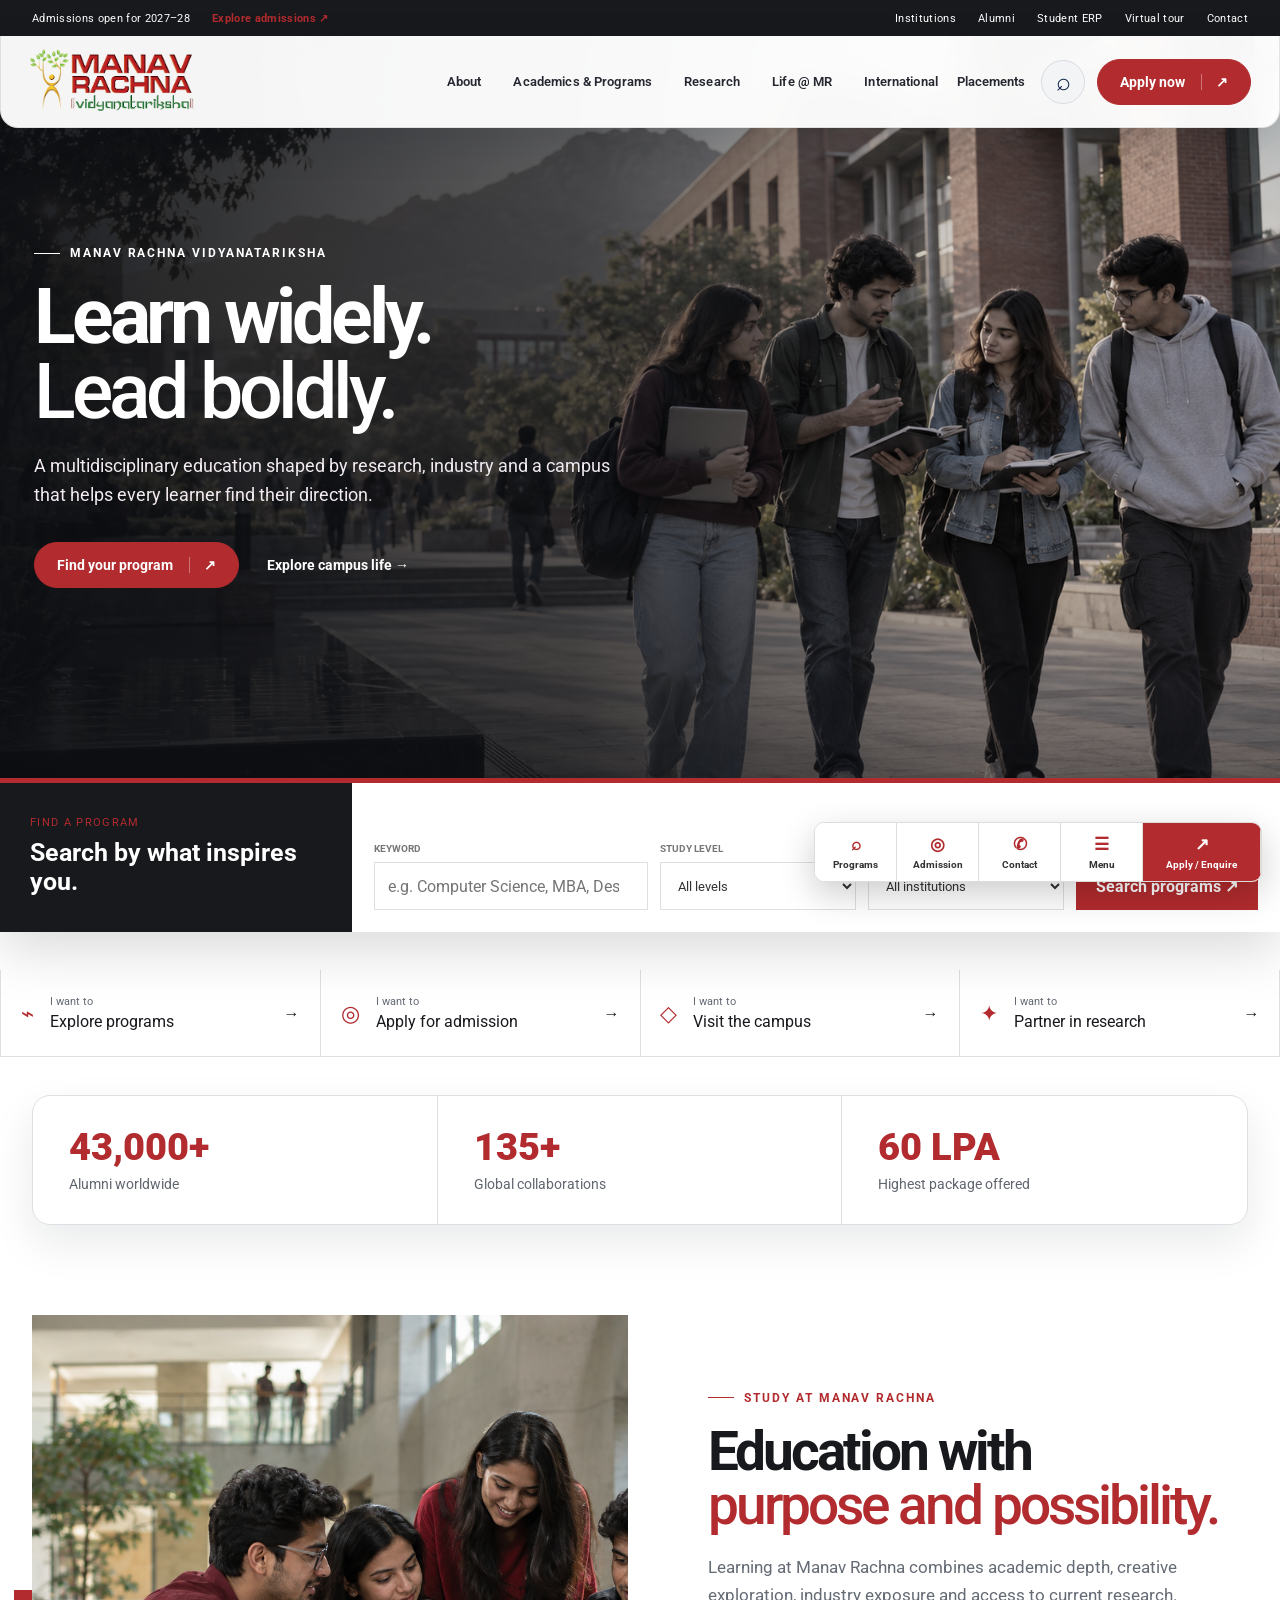
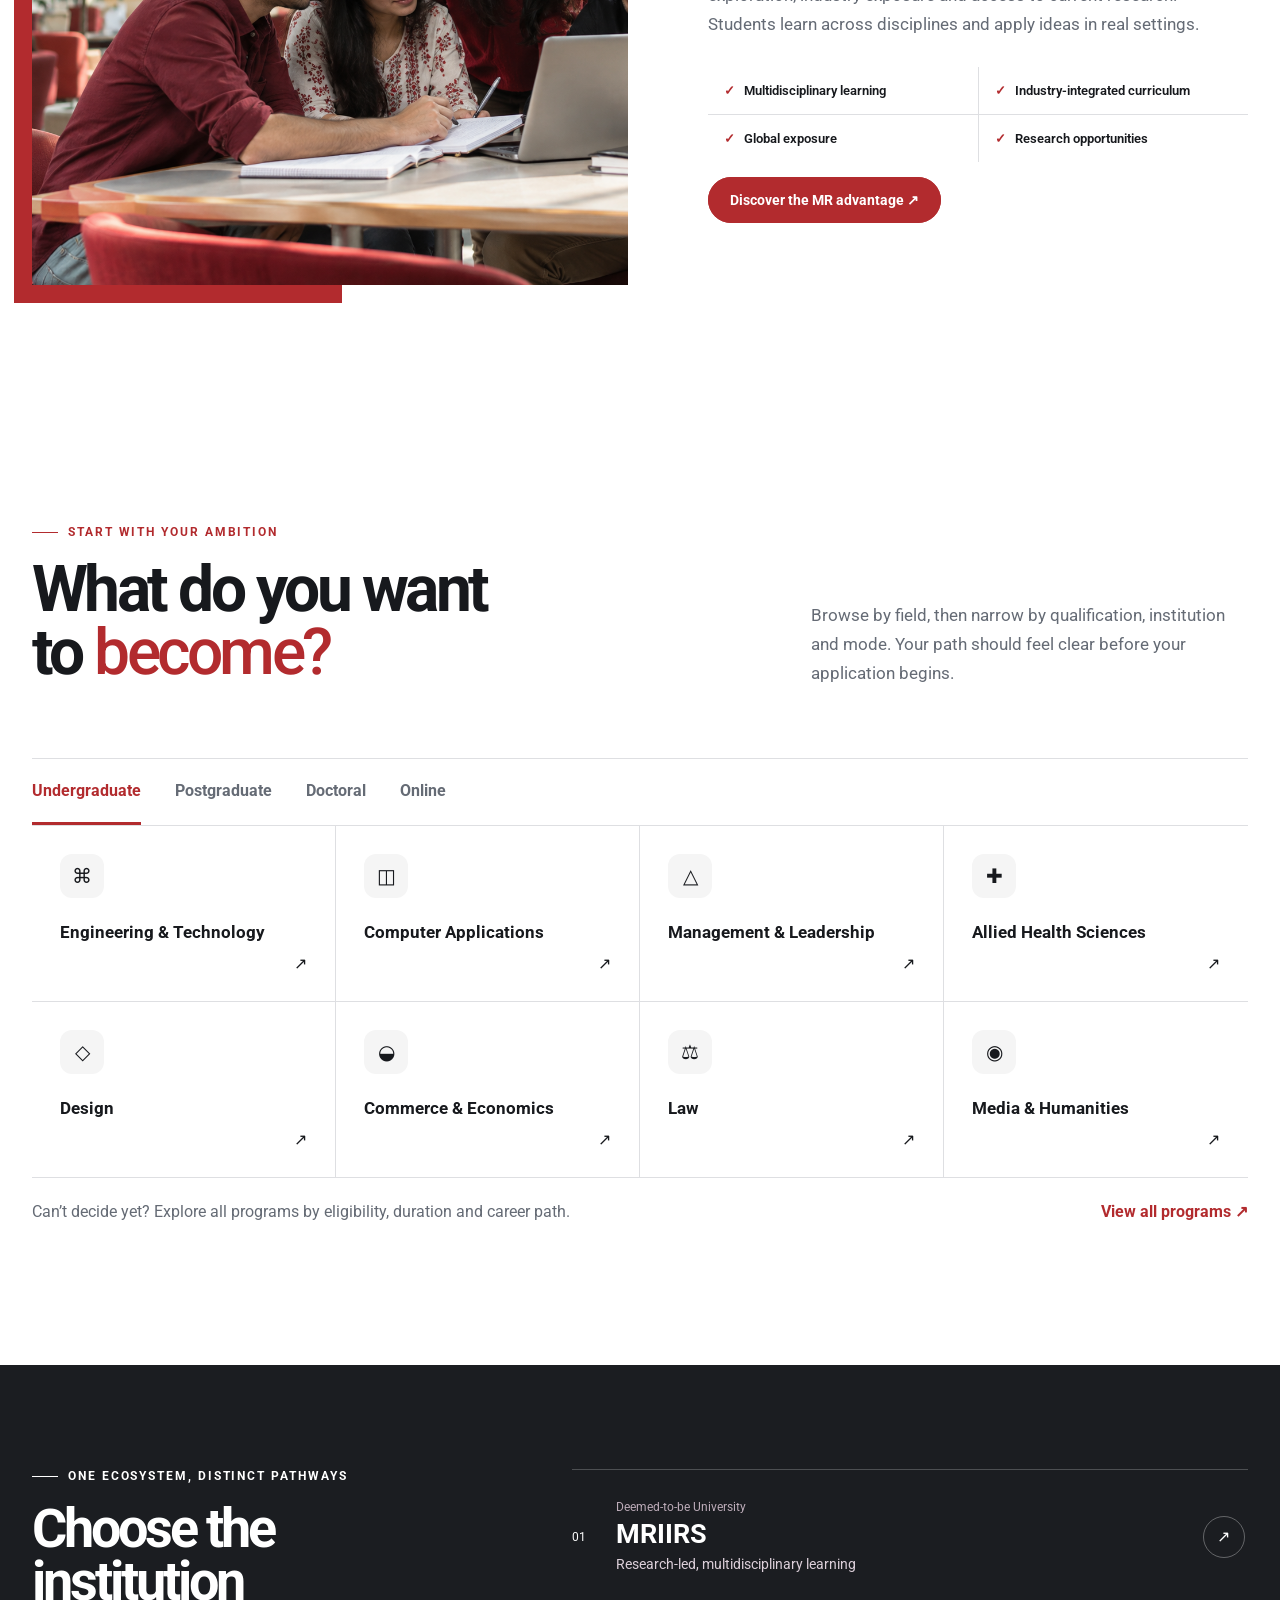
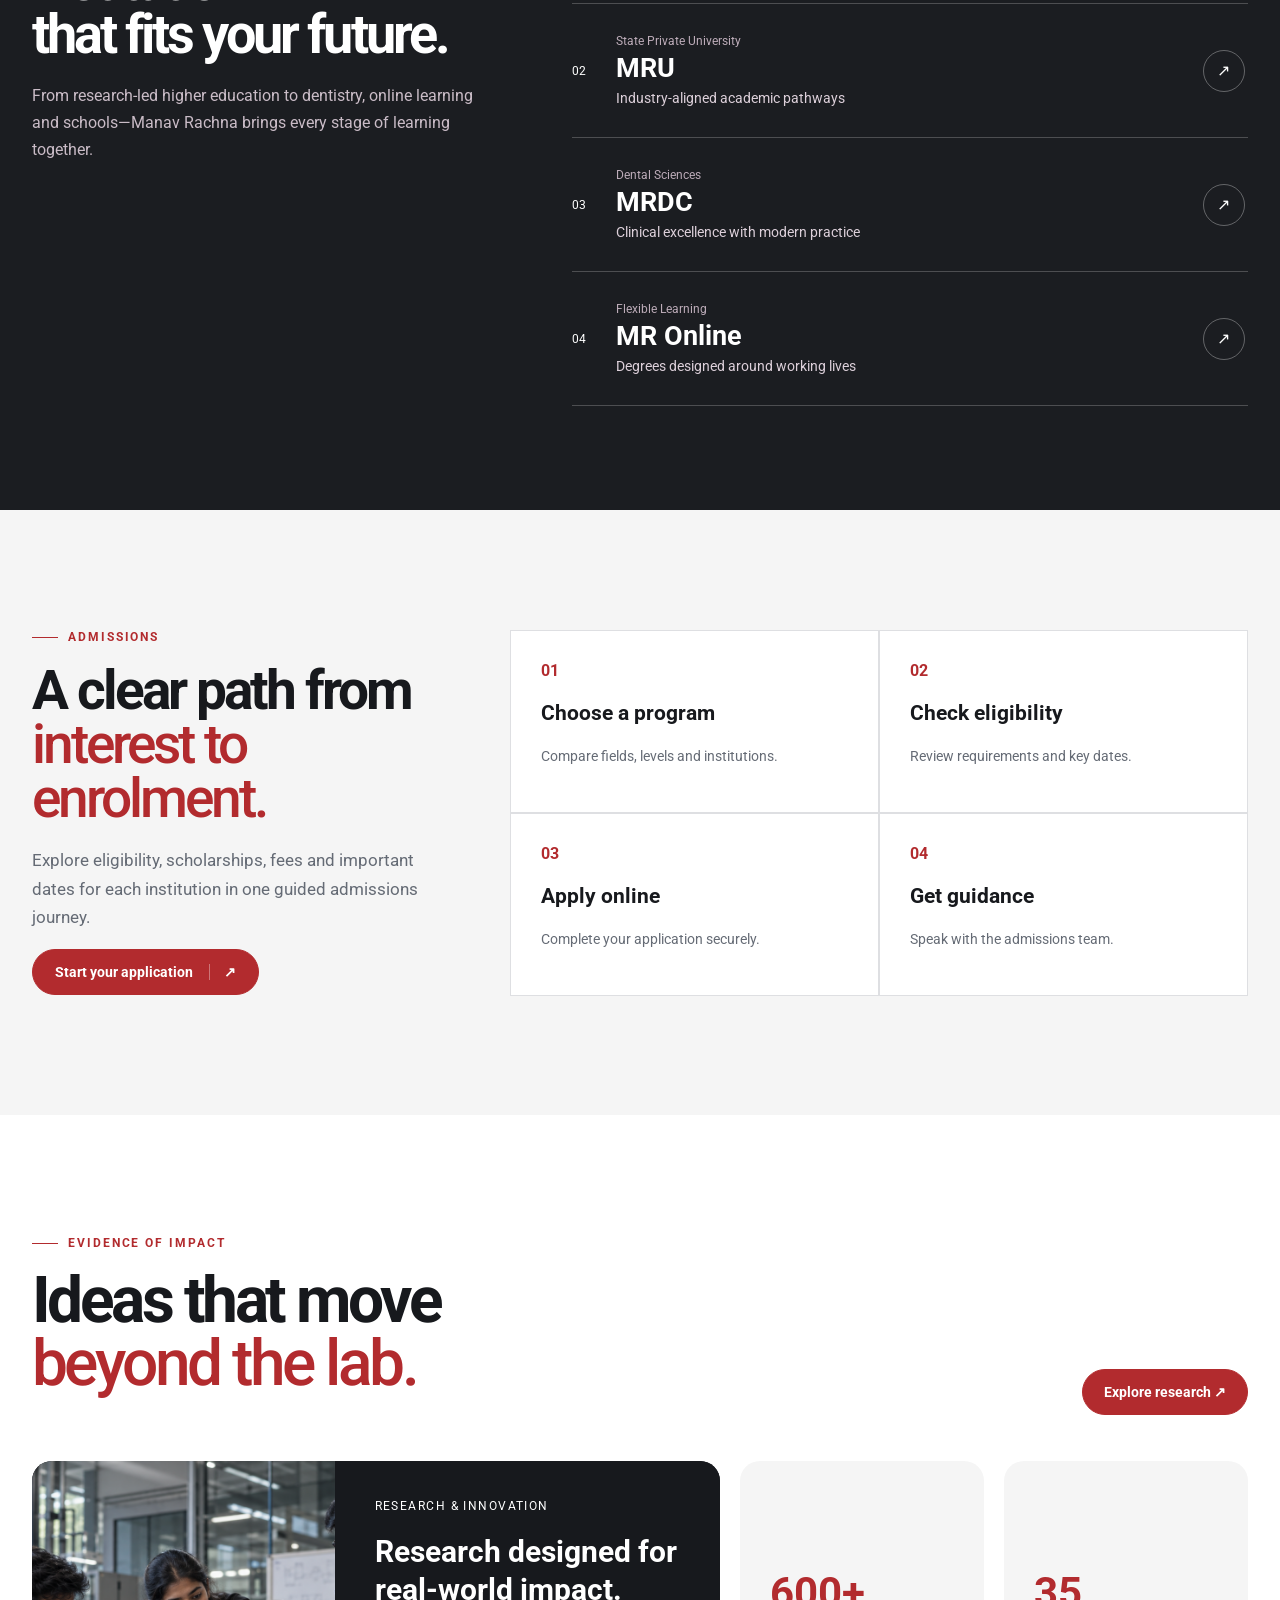
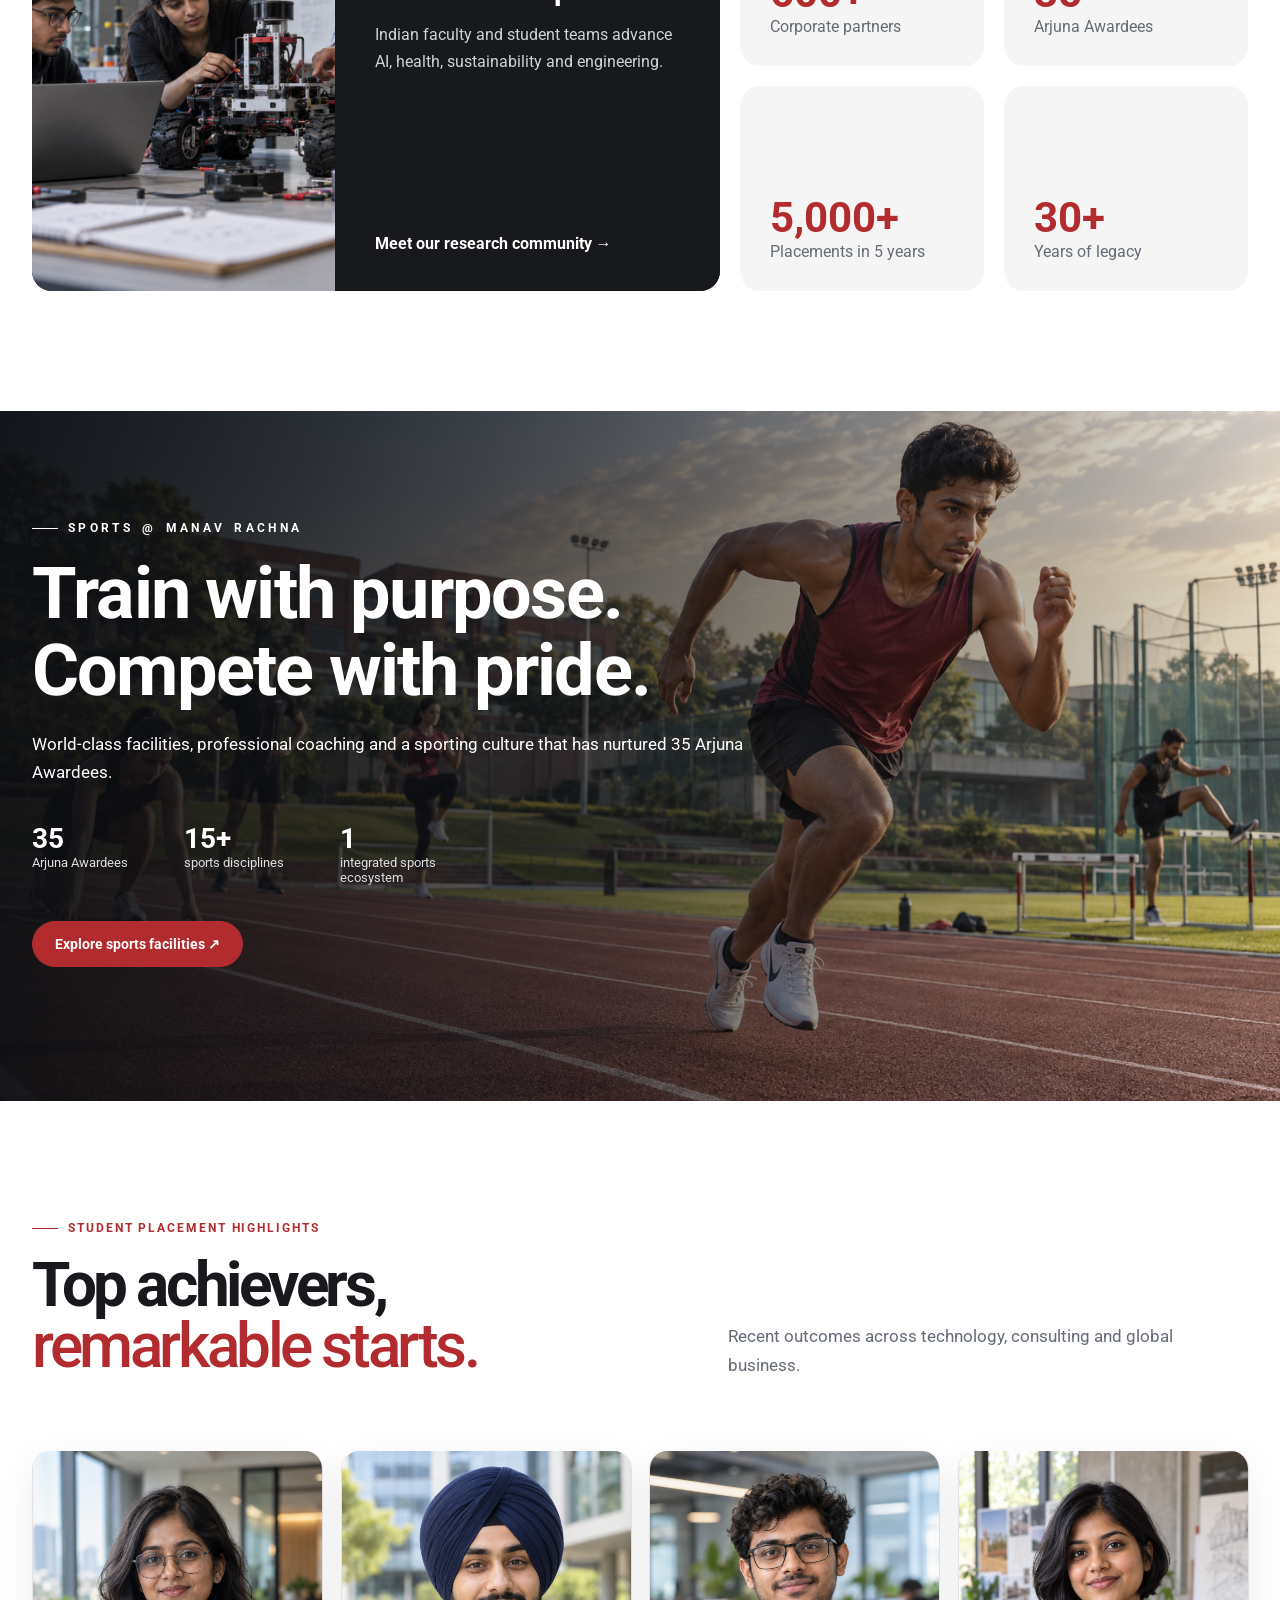
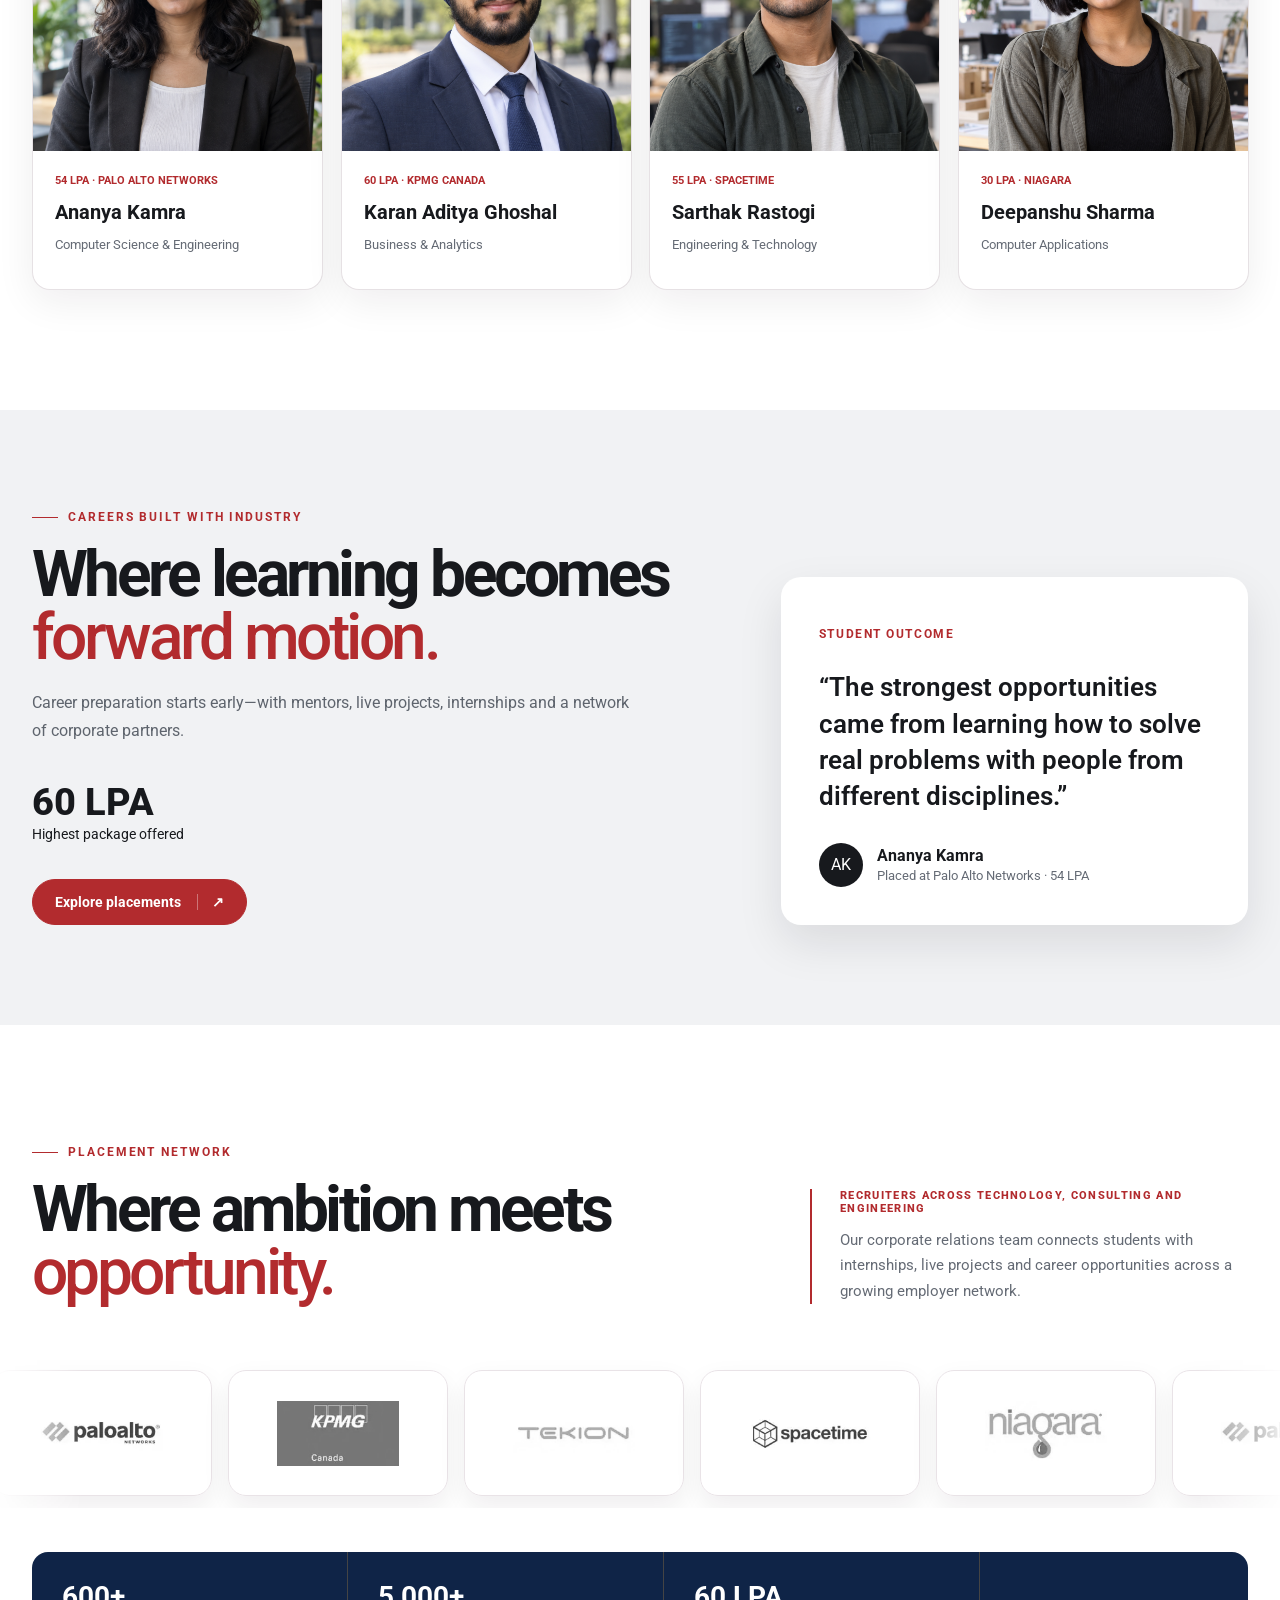
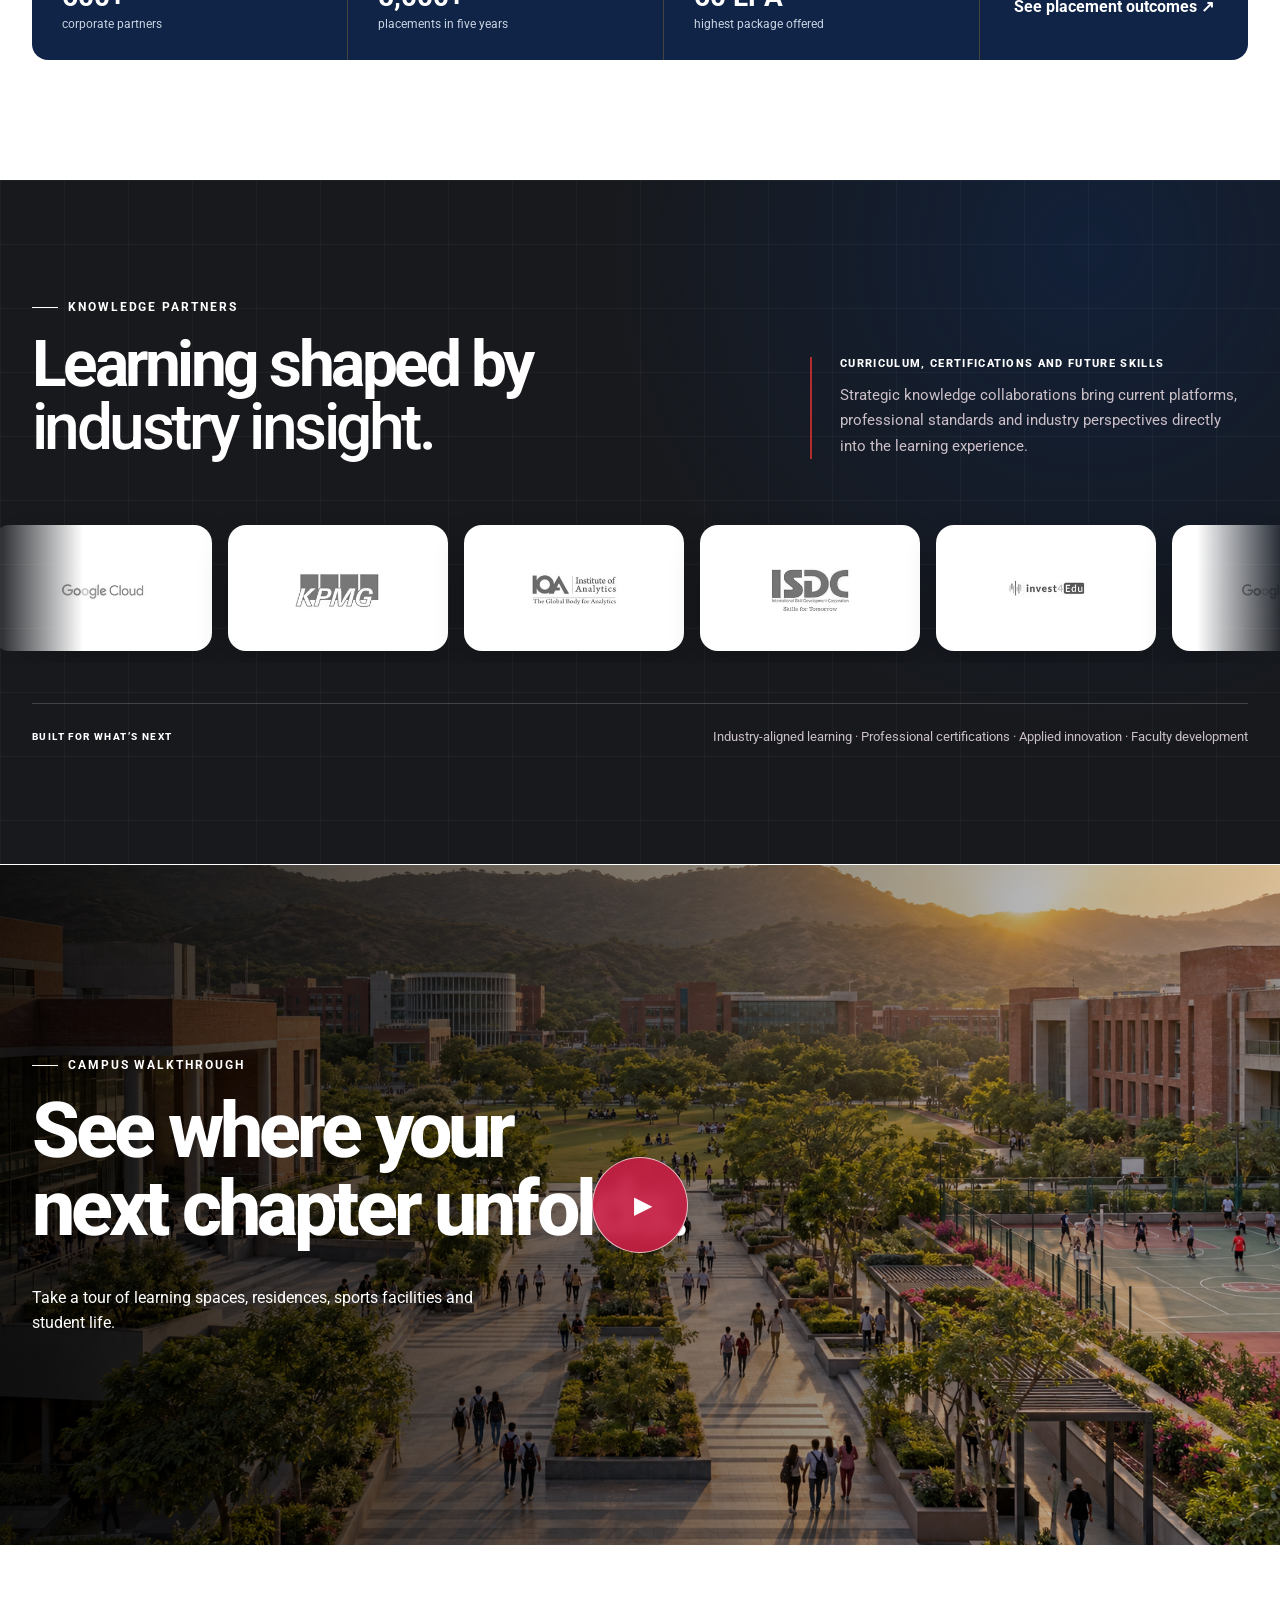
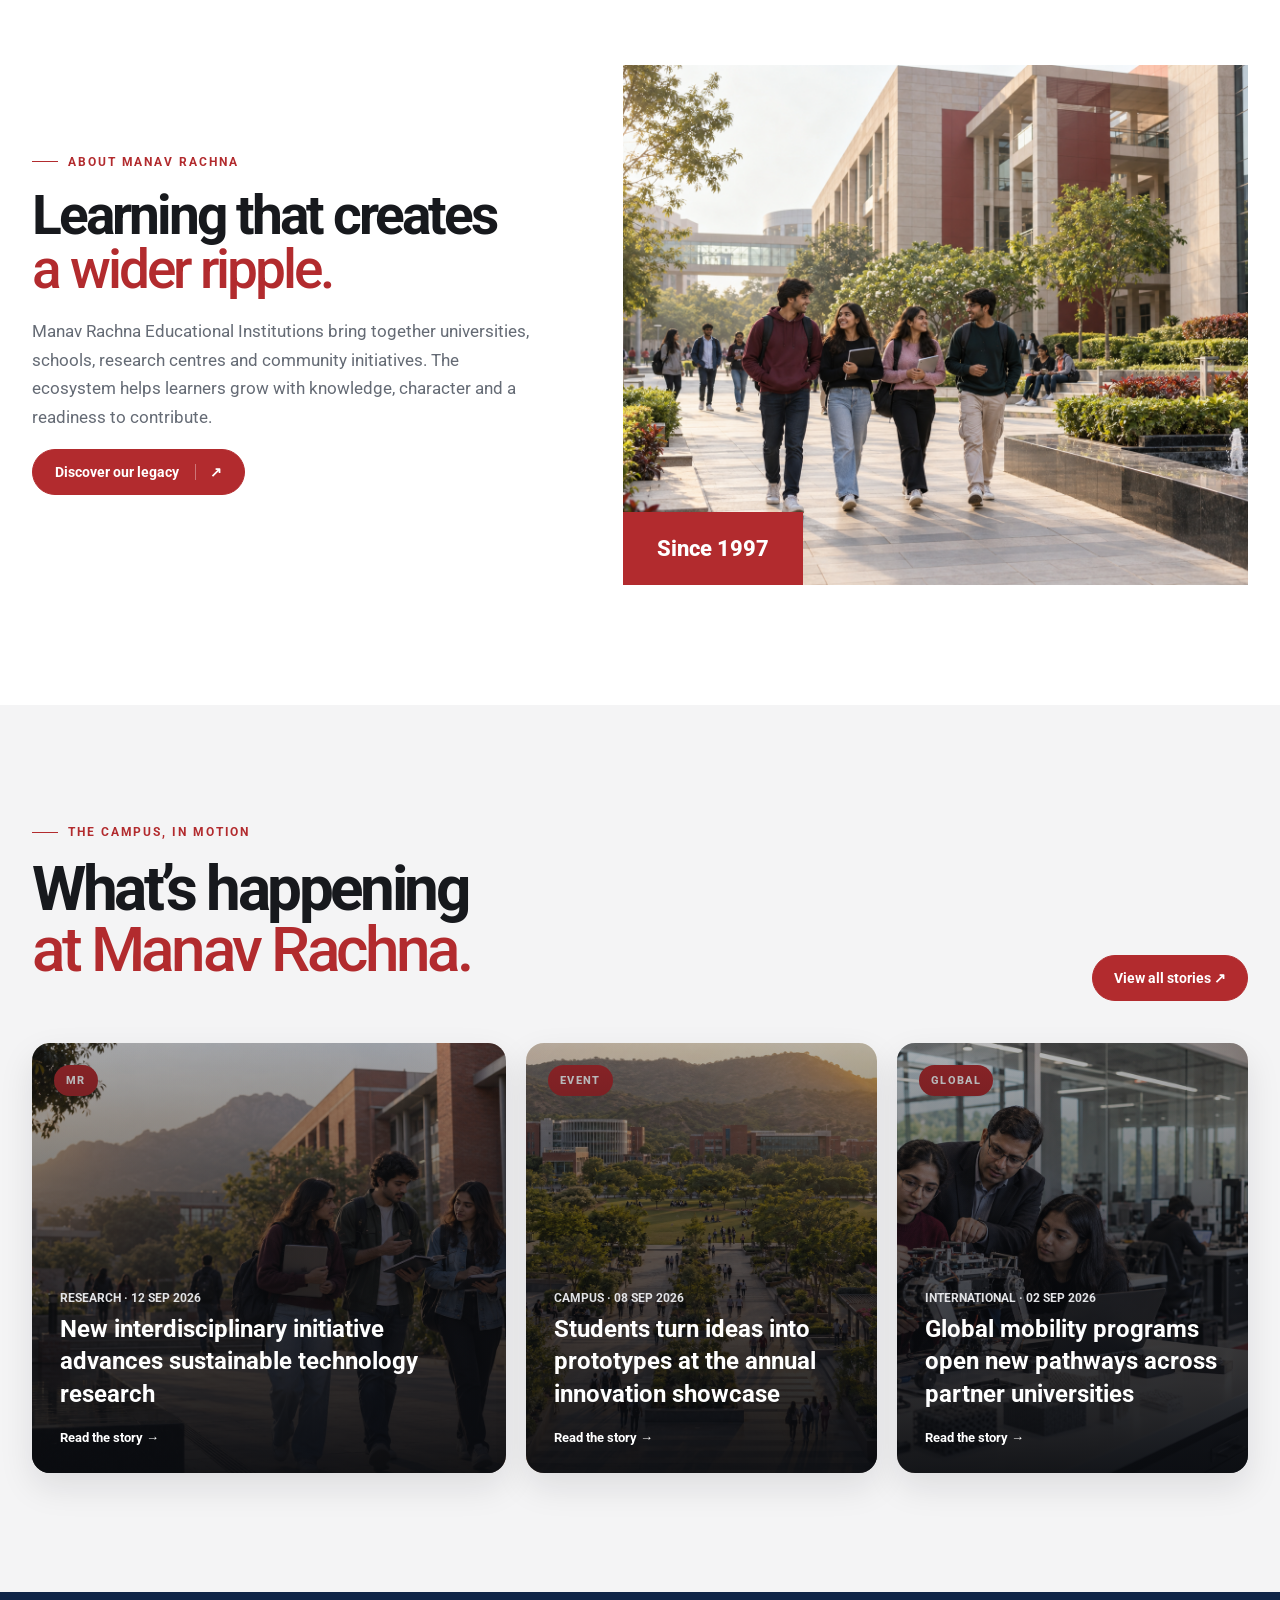
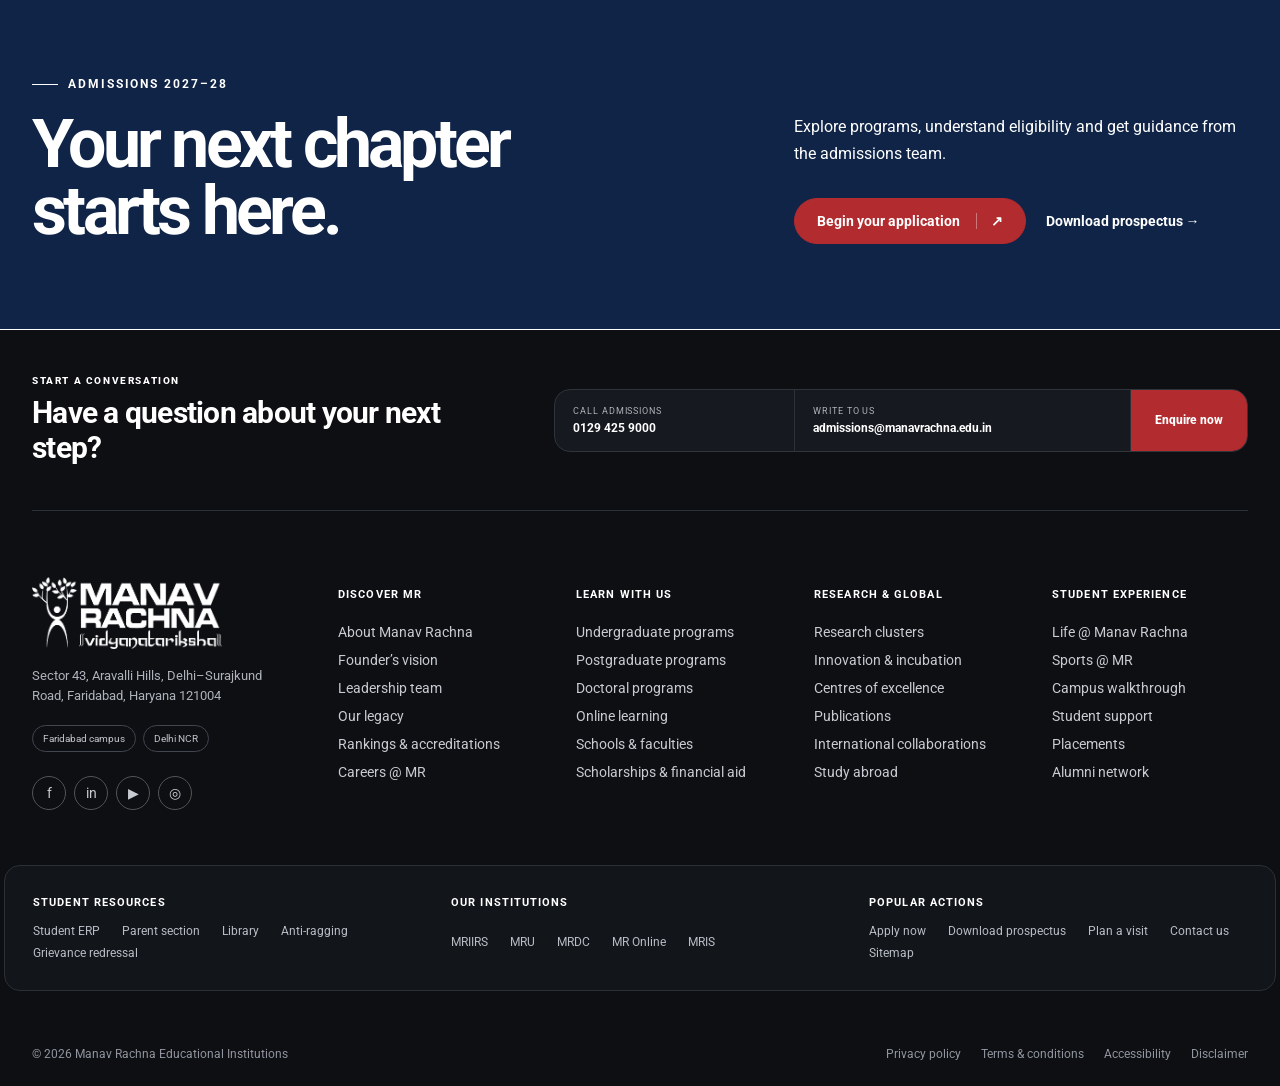
<file: preview-1/index.html>
<!doctype html>
<html lang="en">
<head>
  <meta charset="UTF-8" />
  <meta name="viewport" content="width=device-width, initial-scale=1" />
  <meta name="description" content="A 2026 homepage concept for Manav Rachna—program discovery, research, placements and campus life in one clear journey." />
  <title>Manav Rachna — Homepage Concept 2026</title>
  <link rel="preconnect" href="https://fonts.googleapis.com" />
  <link rel="preconnect" href="https://fonts.gstatic.com" crossorigin />
  <link href="https://fonts.googleapis.com/css2?family=Roboto:wght@400;500;600;700;800;900&display=swap" rel="stylesheet" />
  <link rel="stylesheet" href="styles.css" />
</head>
<body>
  <a class="skip" href="#main">Skip to main content</a>
  <div class="utility-bar"><div><span>Admissions open for 2027–28</span><a href="#admissions">Explore admissions ↗</a></div><nav aria-label="Utility navigation"><a href="#institutions">Institutions</a><a href="#experience">Alumni</a><a href="#top">Student ERP</a><a href="#experience">Virtual tour</a><a href="#enquiry">Contact</a></nav></div>
  <header class="site-header">
    <div class="nav-wrap">
      <a class="brand" href="#top" aria-label="Manav Rachna home"><img src="assets/manav-rachna-logo.png" alt="Manav Rachna" /></a>
      <nav class="desktop-nav" id="desktopNav" aria-label="Primary navigation">
        <button class="nav-item" data-menu="about">About</button>
        <button class="nav-item" data-menu="academics">Academics & Programs</button>
        <button class="nav-item" data-menu="research">Research</button>
        <button class="nav-item" data-menu="experience">Life @ MR</button>
        <button class="nav-item" data-menu="global">International</button>
        <a href="#placements">Placements</a>
      </nav>
      <div class="nav-actions"><button class="icon-btn" id="searchBtn" aria-label="Open search">⌕</button><a class="apply-btn" href="#admissions">Apply now <span>↗</span></a><button class="menu-btn" id="menuBtn" aria-label="Open menu" aria-expanded="false"><span></span><span></span></button></div>
    </div>
    <div class="mega-menu" id="megaMenu" aria-hidden="true"></div>
  </header>

  <main id="main">
    <section class="hero" id="top">
      <img class="hero-image" src="assets/campus-hero.png" alt="Students collaborating while walking through a contemporary university campus" />
      <div class="hero-shade"></div>
      <div class="hero-content">
        <div class="eyebrow light"><span></span> Manav Rachna Vidyanatariksha</div>
        <h1>Learn widely.<br /><em>Lead boldly.</em></h1>
        <p>A multidisciplinary education shaped by research, industry and a campus that helps every learner find their direction.</p>
        <div class="hero-actions"><a class="primary-btn" href="#programs">Find your program <span>↗</span></a><a class="text-link light-link" href="#experience">Explore campus life <span>→</span></a></div>
      </div>
    </section>

    <section class="program-search" aria-label="Find a program"><div><span>Find a program</span><h2>Search by what inspires you.</h2></div><form onsubmit="return false"><label><span>Keyword</span><input type="search" placeholder="e.g. Computer Science, MBA, Design" /></label><label><span>Study level</span><select><option>All levels</option><option>Undergraduate</option><option>Postgraduate</option><option>Doctoral</option></select></label><label><span>Institution</span><select><option>All institutions</option><option>MRIIRS</option><option>MRU</option><option>MRDC</option><option>MR Online</option></select></label><button type="submit">Search programs ↗</button></form></section>

    <section class="quick-paths" aria-label="Quick links">
      <a href="#programs"><span class="line-icon">⌁</span><span><small>I want to</small>Explore programs</span><b>→</b></a>
      <a href="#admissions"><span class="line-icon">◎</span><span><small>I want to</small>Apply for admission</span><b>→</b></a>
      <a href="#experience"><span class="line-icon">◇</span><span><small>I want to</small>Visit the campus</span><b>→</b></a>
      <a href="#research"><span class="line-icon">✦</span><span><small>I want to</small>Partner in research</span><b>→</b></a>
    </section>

    <section class="impact-strip" aria-label="Manav Rachna highlights"><div><strong data-count="43000" data-suffix="+">43,000+</strong><span>Alumni worldwide</span></div><div><strong data-count="135" data-suffix="+">135+</strong><span>Global collaborations</span></div><div><strong data-count="60" data-suffix=" LPA">60 LPA</strong><span>Highest package offered</span></div></section>

    <section class="study-intro section"><div class="study-image"><img src="assets/ai-refresh/study-indian-students.png" alt="Indian Manav Rachna students collaborating in a contemporary learning space" /></div><div><div class="eyebrow"><span></span> Study at Manav Rachna</div><h2>Education with<br /><em>purpose and possibility.</em></h2><p>Learning at Manav Rachna combines academic depth, creative exploration, industry exposure and access to current research. Students learn across disciplines and apply ideas in real settings.</p><div class="study-points"><span>Multidisciplinary learning</span><span>Industry-integrated curriculum</span><span>Global exposure</span><span>Research opportunities</span></div><a class="outline-btn" href="#programs">Discover the MR advantage ↗</a></div></section>

    <section class="section programs" id="programs">
      <div class="section-heading"><div><div class="eyebrow"><span></span> Start with your ambition</div><h2>What do you want<br />to <em>become?</em></h2></div><p>Browse by field, then narrow by qualification, institution and mode. Your path should feel clear before your application begins.</p></div>
      <div class="program-shell">
        <div class="program-tabs" role="tablist" aria-label="Program level"><button class="active" data-level="undergraduate" role="tab">Undergraduate</button><button data-level="postgraduate" role="tab">Postgraduate</button><button data-level="doctoral" role="tab">Doctoral</button><button data-level="online" role="tab">Online</button></div>
        <div class="program-grid" id="programGrid"></div>
        <div class="program-footer"><span>Can’t decide yet? Explore all programs by eligibility, duration and career path.</span><a href="#programs">View all programs <b>↗</b></a></div>
      </div>
    </section>

    <section class="institutions section" id="institutions">
      <div class="institution-intro"><div class="eyebrow light"><span></span> One ecosystem, distinct pathways</div><h2>Choose the institution<br />that fits your future.</h2><p>From research-led higher education to dentistry, online learning and schools—Manav Rachna brings every stage of learning together.</p></div>
      <div class="institution-cards">
        <article class="institution-card featured"><span class="card-no">01</span><div><p>Deemed-to-be University</p><h3>MRIIRS</h3><span>Research-led, multidisciplinary learning</span></div><figure class="institution-hover-image"><img src="assets/authentic/campus-green.webp" alt="Green Manav Rachna university campus" /></figure><a href="#institutions" aria-label="Explore MRIIRS">↗</a></article>
        <article class="institution-card"><span class="card-no">02</span><div><p>State Private University</p><h3>MRU</h3><span>Industry-aligned academic pathways</span></div><figure class="institution-hover-image"><img src="assets/authentic/academic-block.webp" alt="Modern Manav Rachna academic block" /></figure><a href="#institutions" aria-label="Explore MRU">↗</a></article>
        <article class="institution-card"><span class="card-no">03</span><div><p>Dental Sciences</p><h3>MRDC</h3><span>Clinical excellence with modern practice</span></div><figure class="institution-hover-image"><img src="assets/ai-refresh/evidence-robotics-lab.png" alt="Indian students learning in an advanced laboratory" /></figure><a href="#institutions" aria-label="Explore MRDC">↗</a></article>
        <article class="institution-card"><span class="card-no">04</span><div><p>Flexible Learning</p><h3>MR Online</h3><span>Degrees designed around working lives</span></div><figure class="institution-hover-image"><img src="assets/authentic/computer-lab.webp" alt="Indian students in a technology-enabled learning space" /></figure><a href="#institutions" aria-label="Explore MR Online">↗</a></article>
      </div>
    </section>

    <section class="admission-detail section" id="admissions-overview"><div><div class="eyebrow"><span></span> Admissions</div><h2>A clear path from<br /><em>interest to enrolment.</em></h2><p>Explore eligibility, scholarships, fees and important dates for each institution in one guided admissions journey.</p><a class="primary-btn" href="#admissions">Start your application <span>↗</span></a></div><div class="admission-steps"><article><b>01</b><h3>Choose a program</h3><p>Compare fields, levels and institutions.</p></article><article><b>02</b><h3>Check eligibility</h3><p>Review requirements and key dates.</p></article><article><b>03</b><h3>Apply online</h3><p>Complete your application securely.</p></article><article><b>04</b><h3>Get guidance</h3><p>Speak with the admissions team.</p></article></div></section>

    <section class="section proof" id="research">
      <div class="proof-top"><div><div class="eyebrow"><span></span> Evidence of impact</div><h2>Ideas that move<br /><em>beyond the lab.</em></h2></div><a class="outline-btn" href="#research">Explore research <span>↗</span></a></div>
      <div class="proof-layout">
        <article class="story-card plum"><img src="assets/ai-refresh/evidence-robotics-lab.png" alt="Indian students and faculty developing a robotics prototype in a modern innovation laboratory" /><div><span>Research & innovation</span><h3>Research designed for real-world impact.</h3><p>Indian faculty and student teams advance AI, health, sustainability and engineering.</p><a href="#research">Meet our research community →</a></div></article>
        <div class="metric-grid"><div><strong data-count="600" data-suffix="+">600+</strong><span>Corporate partners</span></div><div><strong data-count="35">35</strong><span>Arjuna Awardees</span></div><div><strong data-count="5000" data-suffix="+">5,000+</strong><span>Placements in 5 years</span></div><div><strong data-count="30" data-suffix="+">30+</strong><span>Years of legacy</span></div></div>
      </div>
    </section>

    <section class="sports" id="sports"><img src="assets/sports-at-mr.png" alt="Student athletes training on the university athletics track" /><div class="sports-overlay"></div><div class="sports-copy"><div class="eyebrow light"><span></span> Sports @ Manav Rachna</div><h2>Train with purpose.<br />Compete with pride.</h2><p>World-class facilities, professional coaching and a sporting culture that has nurtured 35 Arjuna Awardees.</p><div class="sports-facts"><span><strong data-count="35">35</strong> Arjuna Awardees</span><span><strong data-count="15" data-suffix="+">15+</strong> sports disciplines</span><span><strong data-count="1">1</strong> integrated sports ecosystem</span></div><a class="primary-btn pale" href="#sports">Explore sports facilities ↗</a></div></section>

    <section class="achievers section"><div class="section-heading compact"><div><div class="eyebrow"><span></span> Student placement highlights</div><h2>Top achievers,<br /><em>remarkable starts.</em></h2></div><p>Recent outcomes across technology, consulting and global business.</p></div><div class="achiever-grid"><article><div class="avatar"><img src="assets/ai-refresh/placement-ananya.png" alt="Fictional portrait representing Ananya Kamra" /></div><span>54 LPA · Palo Alto Networks</span><h3>Ananya Kamra</h3><p>Computer Science & Engineering</p></article><article><div class="avatar"><img src="assets/ai-refresh/placement-karan.png" alt="Fictional portrait representing Karan Aditya Ghoshal" /></div><span>60 LPA · KPMG Canada</span><h3>Karan Aditya Ghoshal</h3><p>Business & Analytics</p></article><article><div class="avatar"><img src="assets/ai-refresh/placement-sarthak.png" alt="Fictional portrait representing Sarthak Rastogi" /></div><span>55 LPA · Spacetime</span><h3>Sarthak Rastogi</h3><p>Engineering & Technology</p></article><article><div class="avatar"><img src="assets/ai-refresh/placement-deepanshu.png" alt="Fictional portrait representing Deepanshu Sharma" /></div><span>30 LPA · Niagara</span><h3>Deepanshu Sharma</h3><p>Computer Applications</p></article></div></section>

    <section class="career" id="placements">
      <div class="career-copy"><div class="eyebrow light"><span></span> Careers built with industry</div><h2>Where learning becomes<br /><em>forward motion.</em></h2><p>Career preparation starts early—with mentors, live projects, internships and a network of corporate partners.</p><div class="career-stat"><strong data-count="60" data-suffix=" LPA">60 LPA</strong><span>Highest package offered</span></div><a class="primary-btn pale" href="#placements">Explore placements <span>↗</span></a></div>
      <div class="career-panel"><p>Student outcome</p><blockquote>“The strongest opportunities came from learning how to solve real problems with people from different disciplines.”</blockquote><div class="student"><span>AK</span><div><strong>Ananya Kamra</strong><small>Placed at Palo Alto Networks · 54 LPA</small></div></div></div>
    </section>

    <section class="placement-network partner-section section" aria-label="Placement network">
      <div class="partner-section-head"><div><div class="eyebrow"><span></span> Placement network</div><h2>Where ambition meets<br /><em>opportunity.</em></h2></div><div class="partner-head-copy"><span>Recruiters across technology, consulting and engineering</span><p>Our corporate relations team connects students with internships, live projects and career opportunities across a growing employer network.</p></div></div>
      <div class="logo-marquee" aria-label="Selected placement partners"><div class="logo-track placement-track"><figure><img src="assets/partners/palo-alto.webp" alt="Palo Alto Networks" /></figure><figure><img src="assets/partners/kpmg-canada.webp" alt="KPMG Canada" /></figure><figure><img src="assets/partners/tekion.webp" alt="Tekion" /></figure><figure><img src="assets/partners/spacetime.webp" alt="Spacetime" /></figure><figure><img src="assets/partners/niagara.webp" alt="Niagara" /></figure><figure aria-hidden="true"><img src="assets/partners/palo-alto.webp" alt="" /></figure><figure aria-hidden="true"><img src="assets/partners/kpmg-canada.webp" alt="" /></figure><figure aria-hidden="true"><img src="assets/partners/tekion.webp" alt="" /></figure><figure aria-hidden="true"><img src="assets/partners/spacetime.webp" alt="" /></figure><figure aria-hidden="true"><img src="assets/partners/niagara.webp" alt="" /></figure></div></div>
      <div class="placement-band"><div><strong data-count="600" data-suffix="+">600+</strong><span>corporate partners</span></div><div><strong data-count="5000" data-suffix="+">5,000+</strong><span>placements in five years</span></div><div><strong data-count="60" data-suffix=" LPA">60 LPA</strong><span>highest package offered</span></div><a href="#placements">See placement outcomes ↗</a></div>
    </section>

    <section class="knowledge-partners partner-section section" aria-label="Knowledge partners">
      <div class="partner-section-head"><div><div class="eyebrow light"><span></span> Knowledge partners</div><h2>Learning shaped by<br /><em>industry insight.</em></h2></div><div class="partner-head-copy"><span>Curriculum, certifications and future skills</span><p>Strategic knowledge collaborations bring current platforms, professional standards and industry perspectives directly into the learning experience.</p></div></div>
      <div class="logo-marquee dark-marquee" aria-label="Selected knowledge partners"><div class="logo-track knowledge-track"><figure><img src="assets/partners/google-cloud.webp" alt="Google Cloud" /></figure><figure><img src="assets/partners/kpmg.webp" alt="KPMG" /></figure><figure><img src="assets/partners/institute-analytics.webp" alt="Institute of Analytics" /></figure><figure><img src="assets/partners/isdc.webp" alt="International Skill Development Corporation" /></figure><figure><img src="assets/partners/invest4edu.webp" alt="Invest4Edu" /></figure><figure aria-hidden="true"><img src="assets/partners/google-cloud.webp" alt="" /></figure><figure aria-hidden="true"><img src="assets/partners/kpmg.webp" alt="" /></figure><figure aria-hidden="true"><img src="assets/partners/institute-analytics.webp" alt="" /></figure><figure aria-hidden="true"><img src="assets/partners/isdc.webp" alt="" /></figure><figure aria-hidden="true"><img src="assets/partners/invest4edu.webp" alt="" /></figure></div></div>
      <div class="knowledge-note"><span>Built for what’s next</span><p>Industry-aligned learning · Professional certifications · Applied innovation · Faculty development</p></div>
    </section>

    <section class="walkthrough" aria-label="Campus walkthrough video">
      <img src="assets/campus-walkthrough.png" alt="High-resolution aerial view of the Manav Rachna campus" />
      <div class="campus-modal" role="dialog" aria-modal="true" aria-label="Campus walkthrough video"><video class="campus-video" preload="metadata" controls playsinline aria-label="Manav Rachna campus walkthrough"><source src="https://manavrachna.edu.in/assets/videos/home_video%20(1).mp4" type="video/mp4" /></video><button class="video-close" type="button" aria-label="Close campus walkthrough video">×</button></div>
      <div class="walkthrough-shade"></div><div class="walkthrough-copy"><div class="eyebrow light"><span></span> Campus walkthrough</div><h2>See where your<br />next chapter unfolds.</h2><button class="play-button" type="button" aria-label="Open campus walkthrough video"><span>▶</span></button><p>Take a tour of learning spaces, residences, sports facilities and student life.</p></div>
    </section>

    <section class="about-mr section"><div><div class="eyebrow"><span></span> About Manav Rachna</div><h2>Learning that creates<br /><em>a wider ripple.</em></h2><p>Manav Rachna Educational Institutions bring together universities, schools, research centres and community initiatives. The ecosystem helps learners grow with knowledge, character and a readiness to contribute.</p><a class="primary-btn" href="#top">Discover our legacy <span>↗</span></a></div><div class="about-image"><img src="assets/ai-refresh/about-campus.png" alt="Indian students walking through a contemporary university campus" /><span>Since 1997</span></div></section>

    <section class="section happenings" id="experience">
      <div class="section-heading compact"><div><div class="eyebrow"><span></span> The campus, in motion</div><h2>What’s happening<br /><em>at Manav Rachna.</em></h2></div><a class="outline-btn" href="#experience">View all stories <span>↗</span></a></div>
      <div class="news-grid"><article class="news-lead"><div class="news-art art-one"><span>MR</span></div><p>Research · 12 Sep 2026</p><h3>New interdisciplinary initiative advances sustainable technology research</h3><a href="#experience">Read the story →</a></article><article><div class="news-art art-two"><span>EVENT</span></div><p>Campus · 08 Sep 2026</p><h3>Students turn ideas into prototypes at the annual innovation showcase</h3><a href="#experience">Read the story →</a></article><article><div class="news-art art-three"><span>GLOBAL</span></div><p>International · 02 Sep 2026</p><h3>Global mobility programs open new pathways across partner universities</h3><a href="#experience">Read the story →</a></article></div>
    </section>

    <section class="admissions" id="admissions"><div><div class="eyebrow light"><span></span> Admissions 2027–28</div><h2>Your next chapter<br />starts here.</h2></div><div><p>Explore programs, understand eligibility and get guidance from the admissions team.</p><a class="primary-btn pale" href="#admissions">Begin your application <span>↗</span></a><a class="text-link light-link" href="#admissions">Download prospectus →</a></div></section>
  </main>

  <footer id="enquiry"><div class="footer-enquiry"><div><span class="footer-kicker">Start a conversation</span><h2>Have a question about your next step?</h2></div><div class="footer-enquiry-actions"><a href="tel:01294259000"><small>Call admissions</small><strong>0129 425 9000</strong></a><a href="mailto:admissions@manavrachna.edu.in"><small>Write to us</small><strong>admissions@manavrachna.edu.in</strong></a><a class="footer-cta" href="#admissions">Enquire now</a></div></div><div class="footer-top"><div class="footer-brand"><img src="assets/manav-rachna-logo.png" alt="Manav Rachna" /><p>Sector 43, Aravalli Hills, Delhi–Surajkund Road, Faridabad, Haryana 121004</p><div class="campus-tags"><span>Faridabad campus</span><span>Delhi NCR</span></div><div class="socials"><a href="#top" aria-label="Facebook">f</a><a href="#top" aria-label="LinkedIn">in</a><a href="#top" aria-label="YouTube">▶</a><a href="#top" aria-label="Instagram">◎</a></div></div><div><h3>Discover MR</h3><a href="#top">About Manav Rachna</a><a href="#top">Founder’s vision</a><a href="#top">Leadership team</a><a href="#top">Our legacy</a><a href="#top">Rankings & accreditations</a><a href="#top">Careers @ MR</a></div><div><h3>Learn with us</h3><a href="#programs">Undergraduate programs</a><a href="#programs">Postgraduate programs</a><a href="#programs">Doctoral programs</a><a href="#programs">Online learning</a><a href="#institutions">Schools & faculties</a><a href="#admissions">Scholarships & financial aid</a></div><div><h3>Research & global</h3><a href="#research">Research clusters</a><a href="#research">Innovation & incubation</a><a href="#research">Centres of excellence</a><a href="#research">Publications</a><a href="#experience">International collaborations</a><a href="#experience">Study abroad</a></div><div><h3>Student experience</h3><a href="#experience">Life @ Manav Rachna</a><a href="#sports">Sports @ MR</a><a href="#experience">Campus walkthrough</a><a href="#experience">Student support</a><a href="#placements">Placements</a><a href="#experience">Alumni network</a></div></div><div class="footer-utilities"><div><h3>Student resources</h3><a href="#top">Student ERP</a><a href="#top">Parent section</a><a href="#top">Library</a><a href="#top">Anti-ragging</a><a href="#top">Grievance redressal</a></div><div><h3>Our institutions</h3><a href="#institutions">MRIIRS</a><a href="#institutions">MRU</a><a href="#institutions">MRDC</a><a href="#institutions">MR Online</a><a href="#institutions">MRIS</a></div><div><h3>Popular actions</h3><a href="#admissions">Apply now</a><a href="#admissions">Download prospectus</a><a href="#experience">Plan a visit</a><a href="#enquiry">Contact us</a><a href="#top">Sitemap</a></div></div><div class="footer-bottom"><span>© 2026 Manav Rachna Educational Institutions</span><div><a href="#top">Privacy policy</a><a href="#top">Terms & conditions</a><a href="#top">Accessibility</a><a href="#top">Disclaimer</a></div></div></footer>

<nav class="sticky-actions" aria-label="Quick actions"><a href="#programs"><span>⌕</span>Programs</a><a href="#admissions"><span>◎</span>Admission</a><a href="#enquiry"><span>✆</span>Contact</a><button type="button" id="stickyMenu"><span>☰</span>Menu</button><a class="sticky-apply" href="#admissions"><span>↗</span>Apply / Enquire</a></nav>
  <div class="search-overlay" id="searchOverlay" aria-hidden="true"><button id="closeSearch" aria-label="Close search">×</button><div><span>Search Manav Rachna</span><label><input type="search" placeholder="Programs, schools, research…" autofocus /><b>↗</b></label><p>Popular: Engineering · Management · Design · Admissions</p></div></div>
  <script src="script.js"></script>
</body>
</html>
</file>
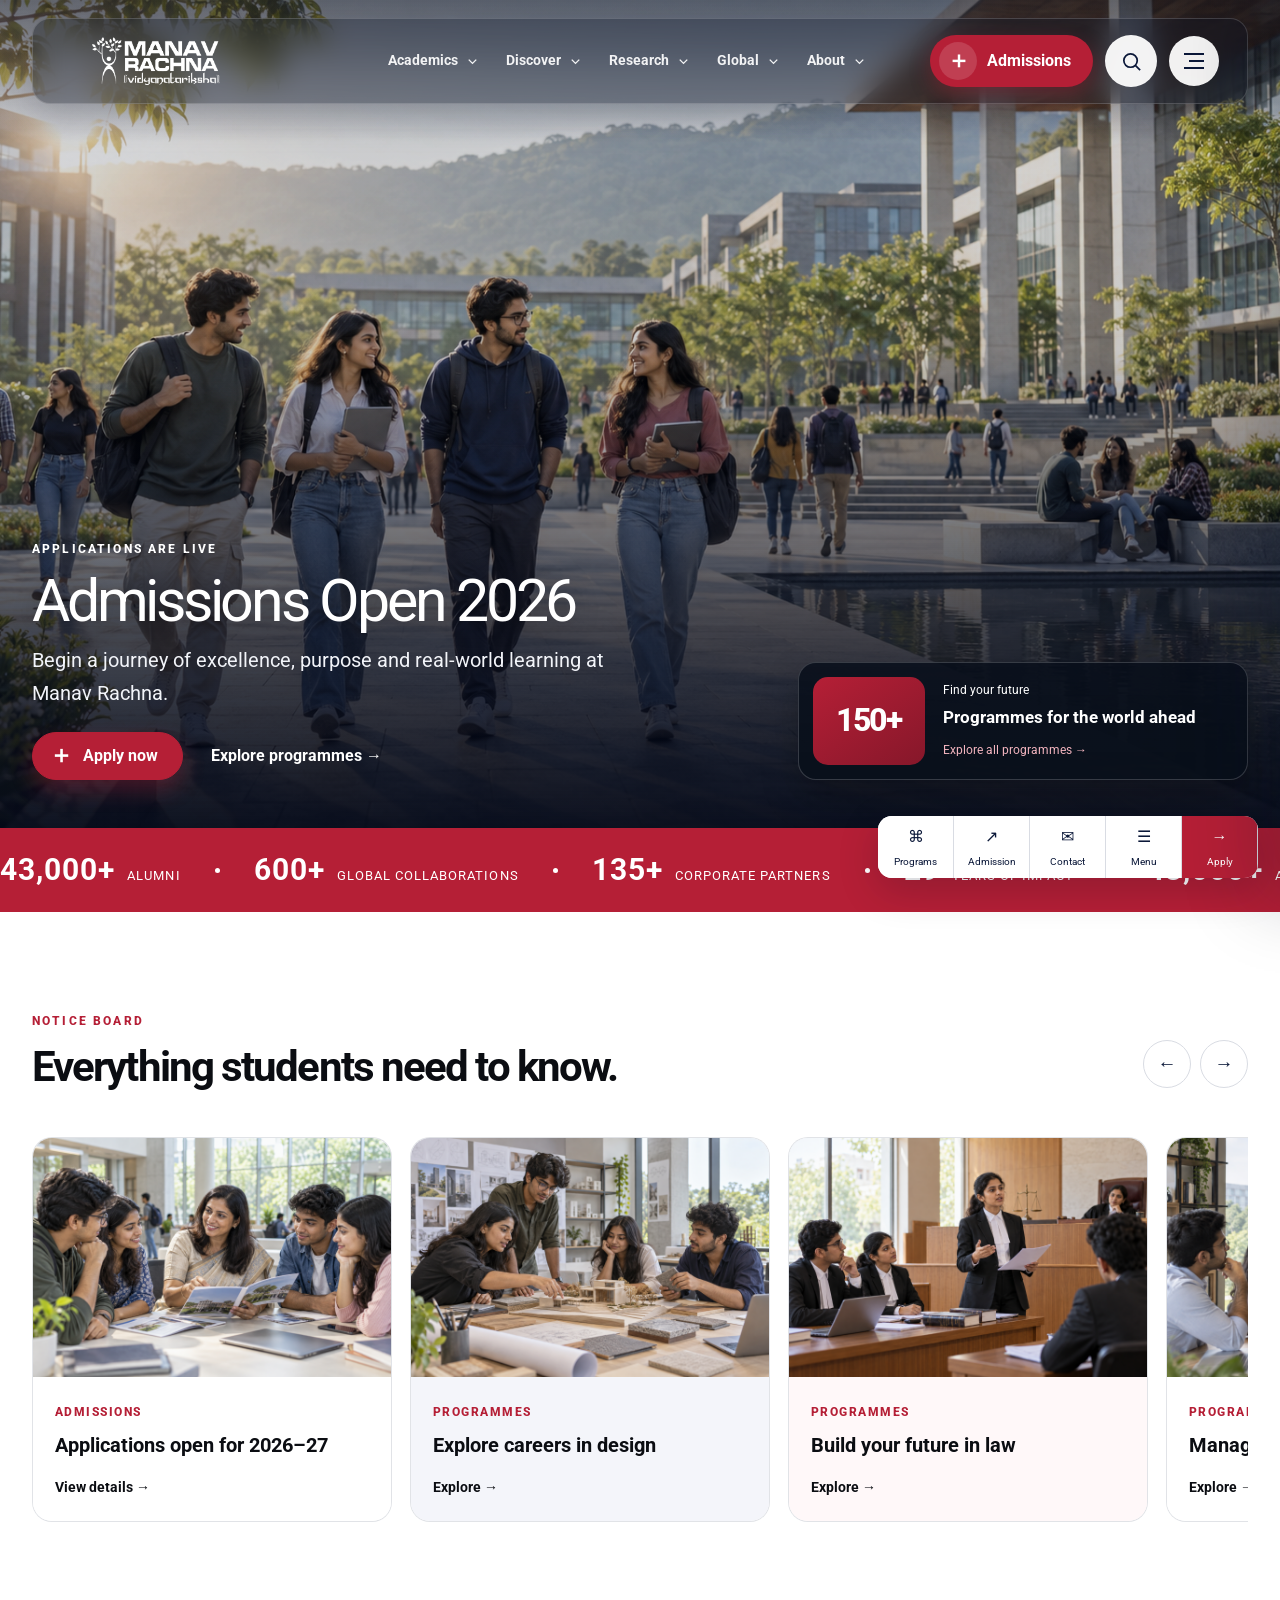
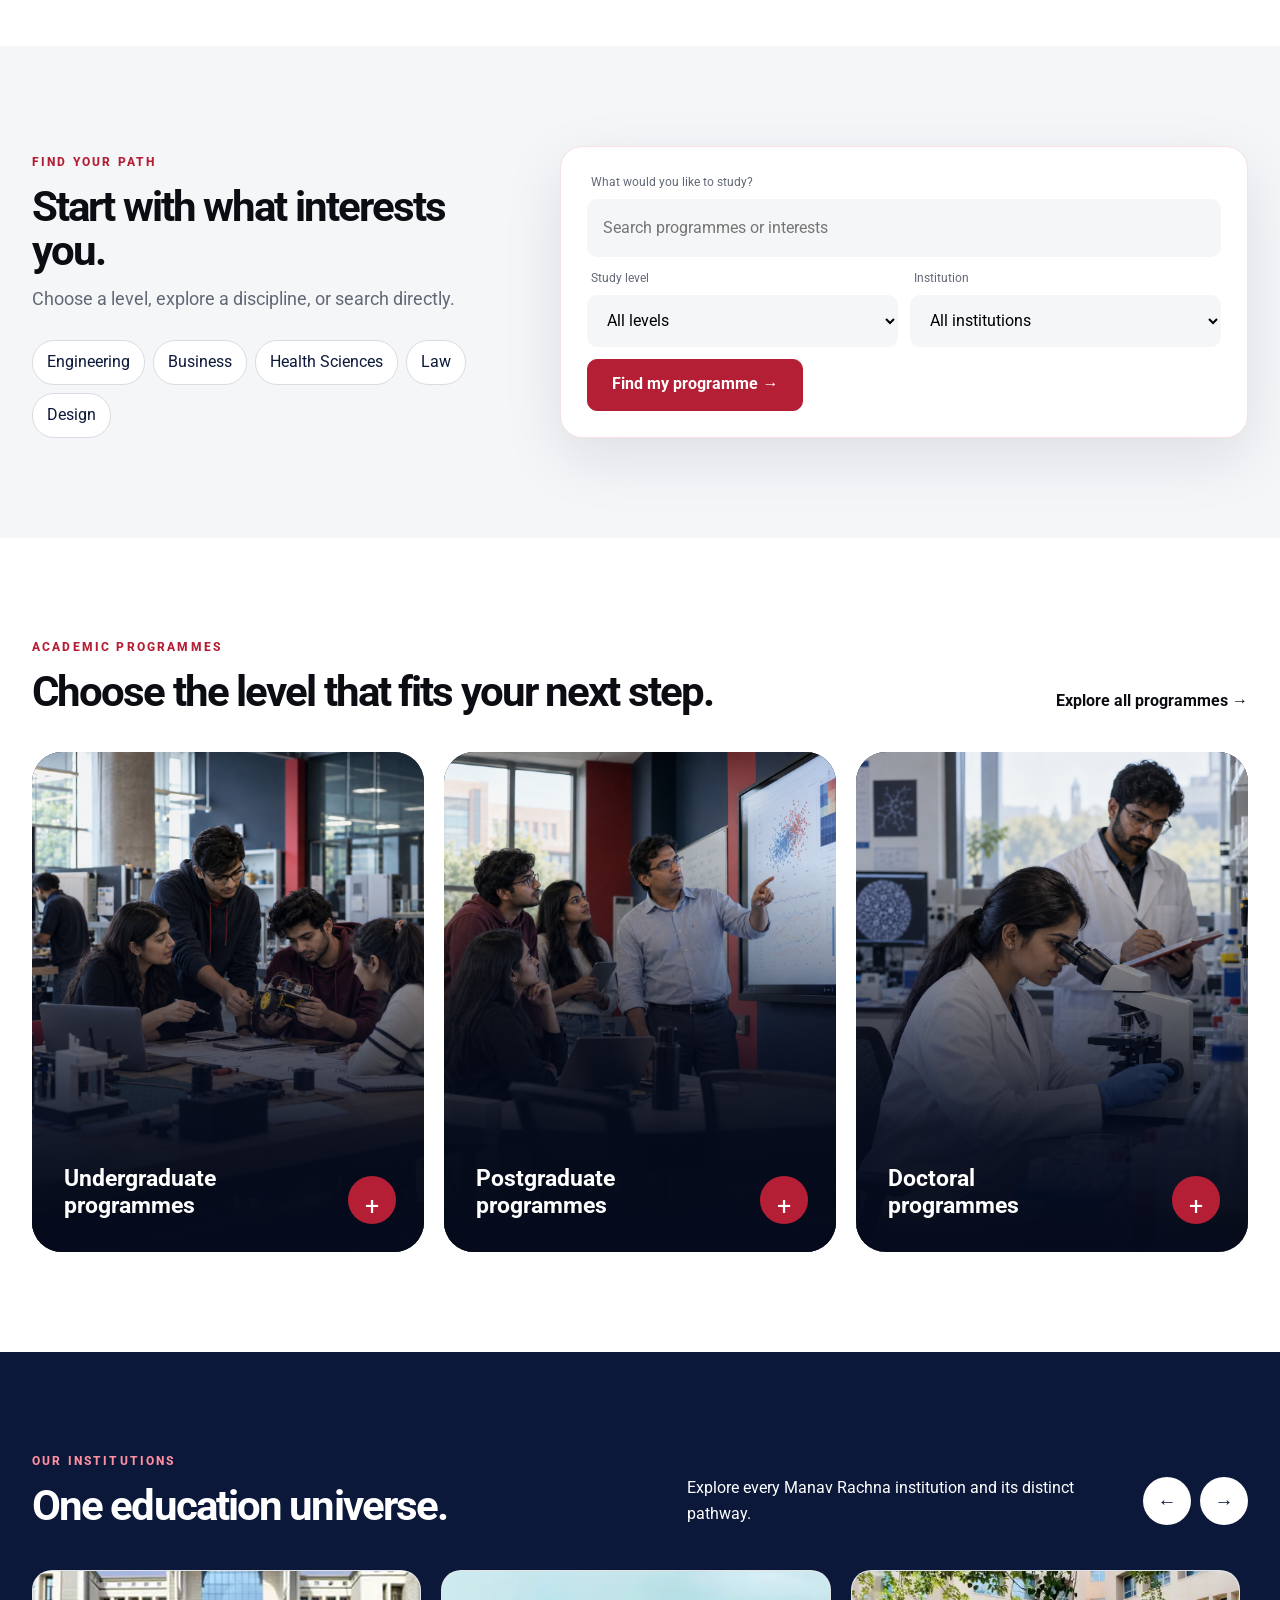
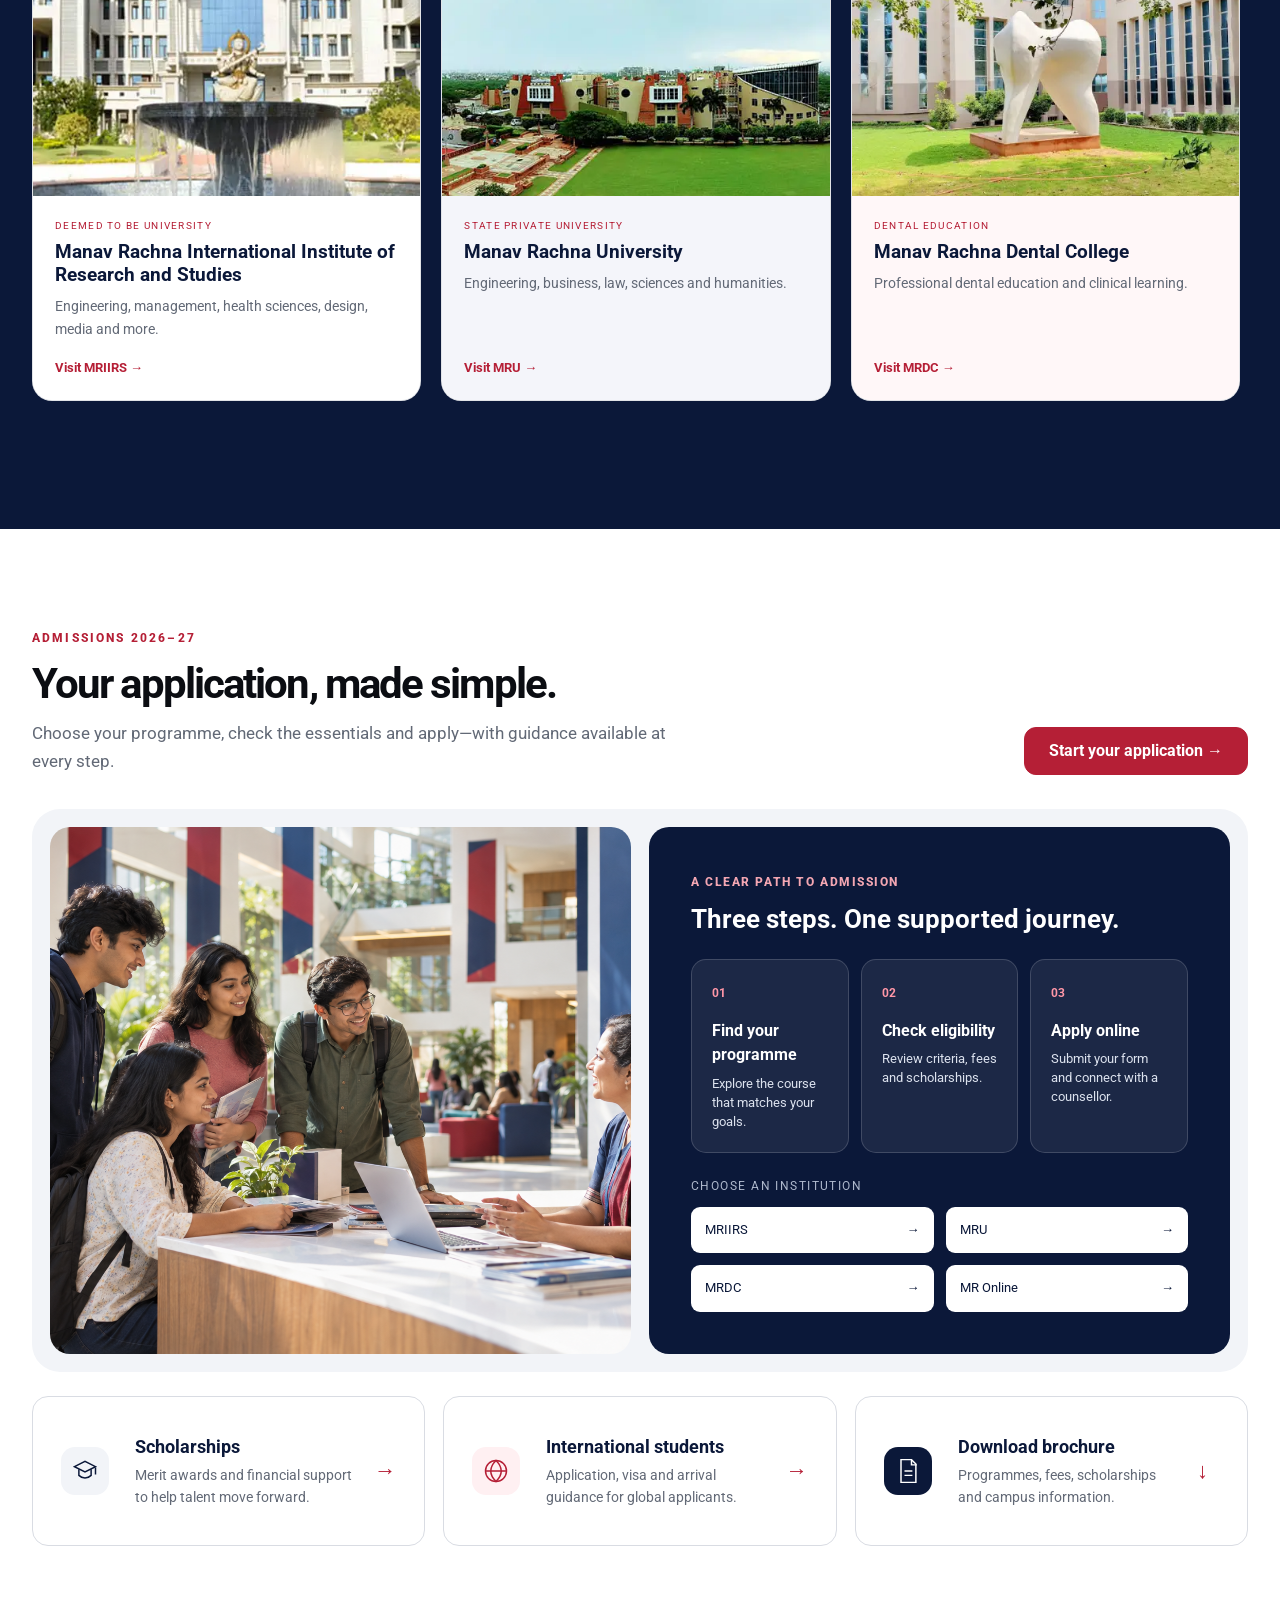
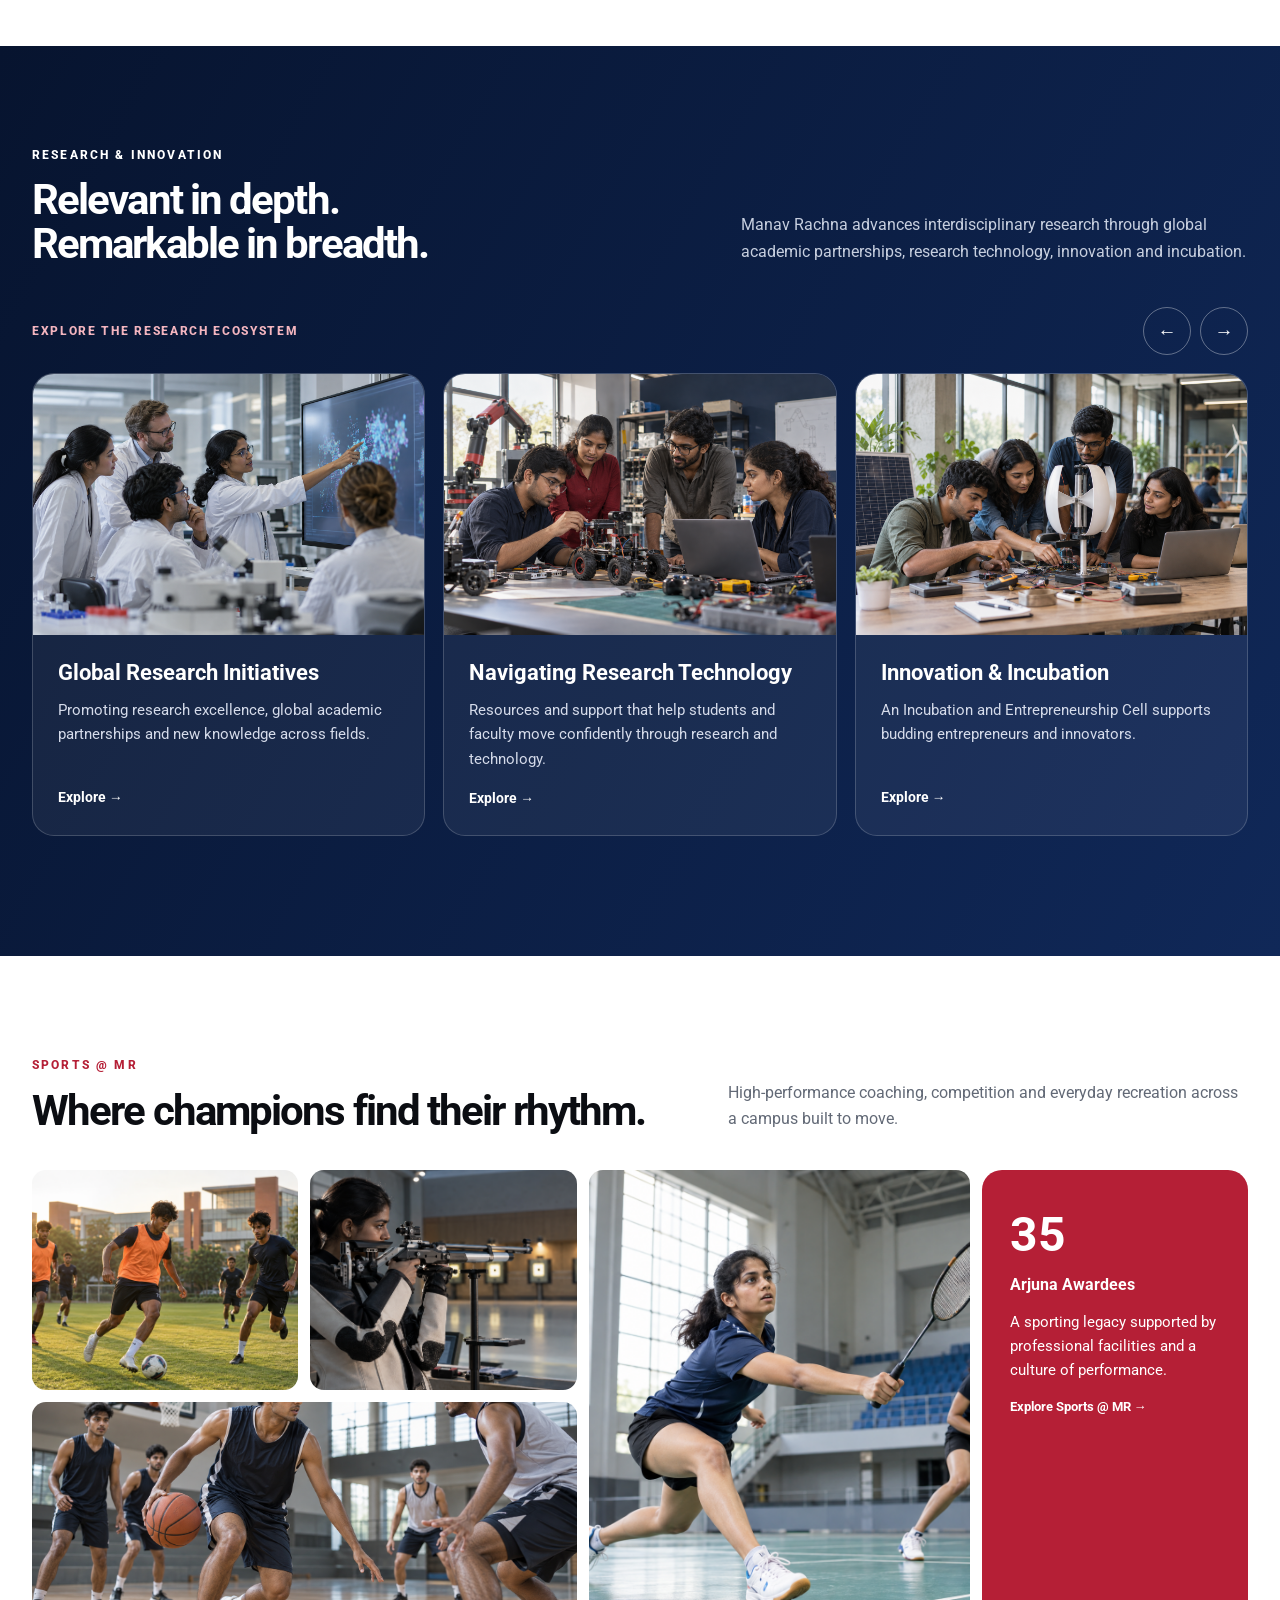
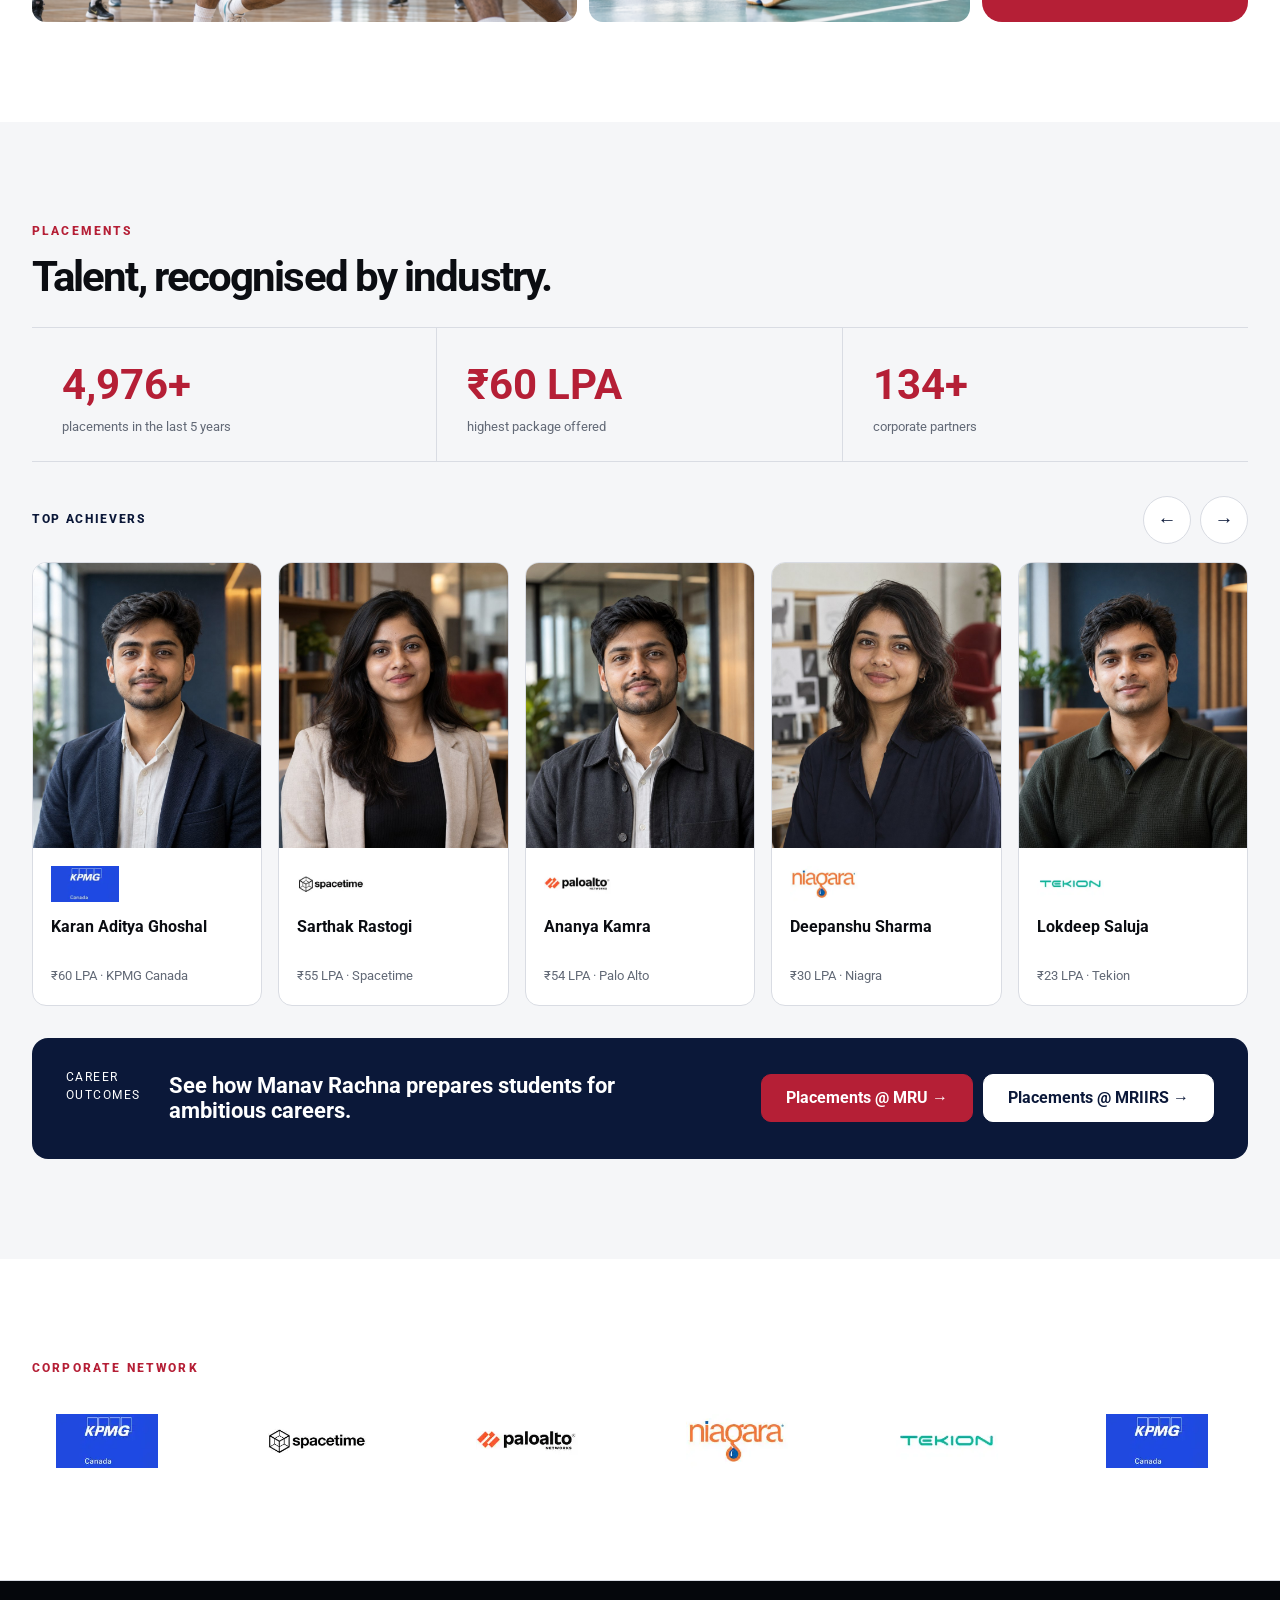
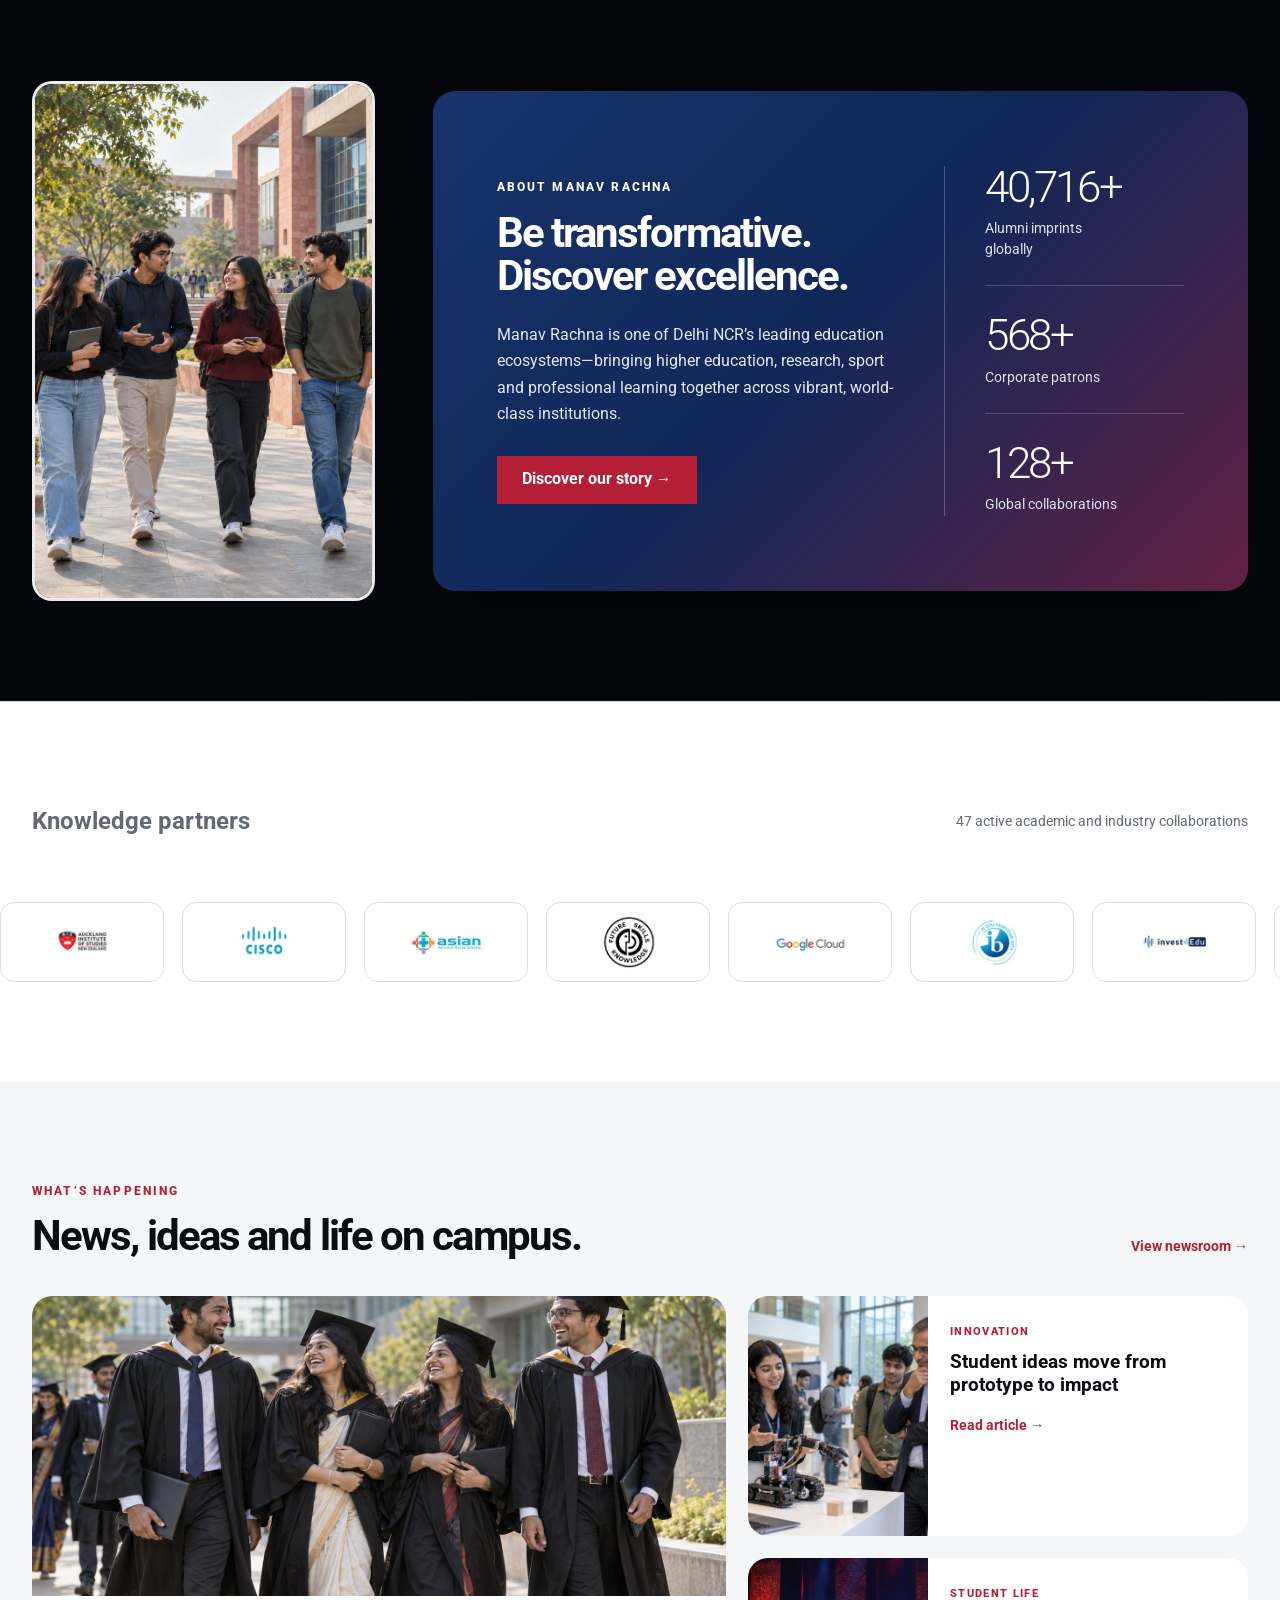
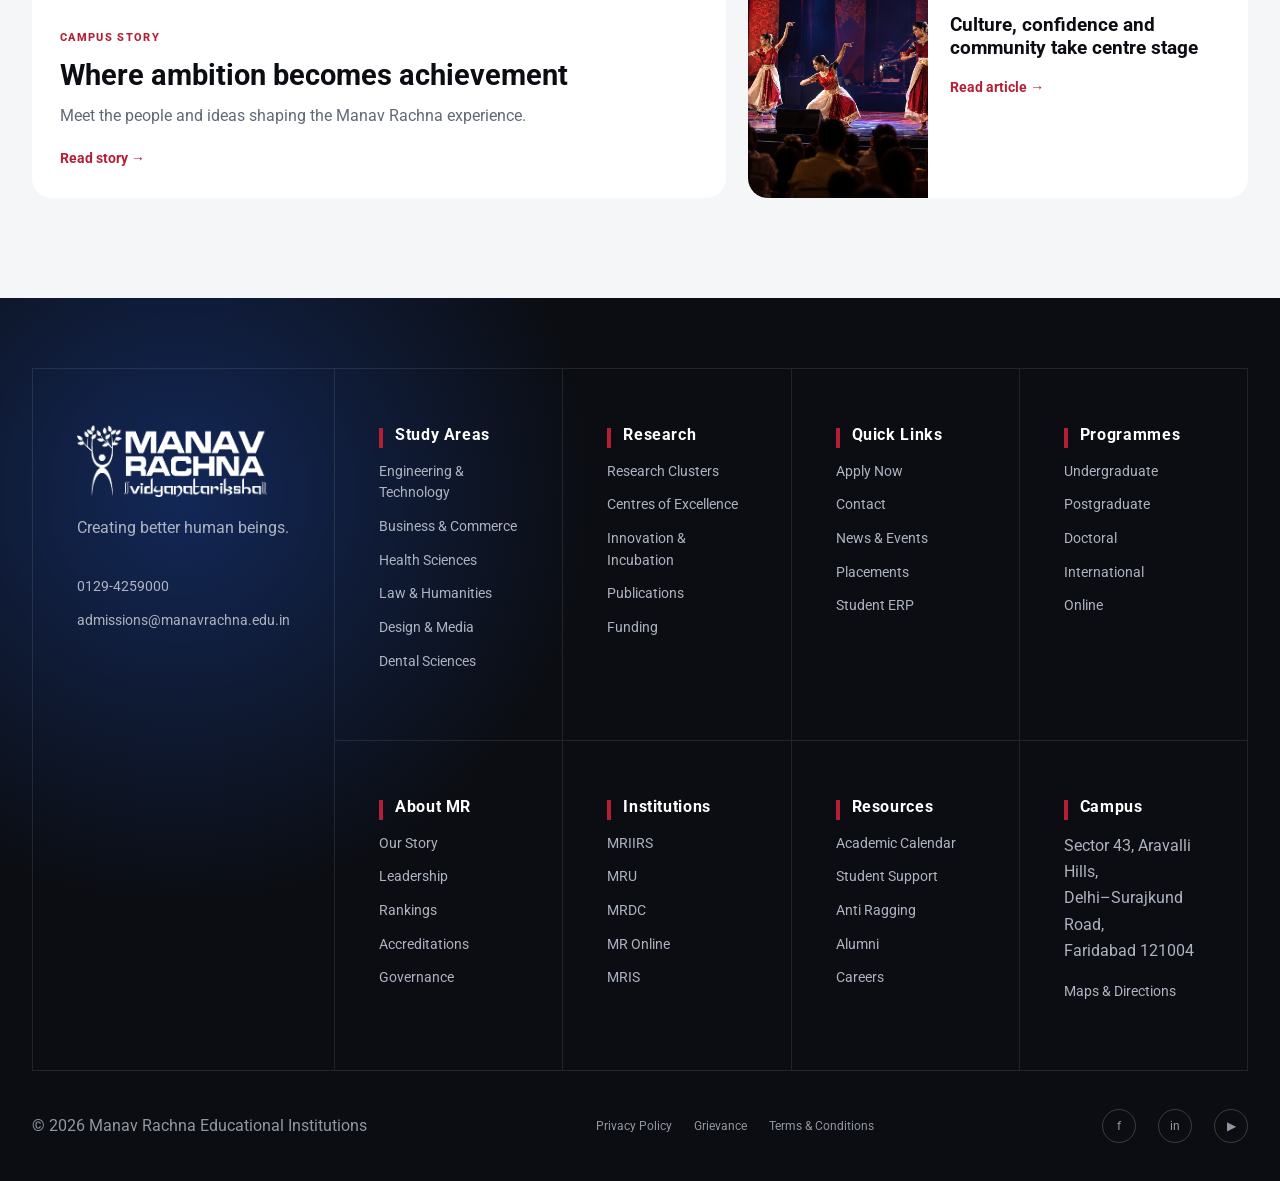
<file: preview-2/index.html>
<!doctype html>
<html lang="en">
<head>
<meta charset="utf-8">
<meta name="viewport" content="width=device-width,initial-scale=1">
<meta name="description" content="Manav Rachna homepage redesign concept">
<title>Manav Rachna | Homepage Concept</title>
<link rel="preconnect" href="https://fonts.googleapis.com">
<link rel="preconnect" href="https://fonts.gstatic.com" crossorigin>
<link href="https://fonts.googleapis.com/css2?family=Roboto:wght@300;400;500;600;700;900&display=swap" rel="stylesheet">
<link rel="stylesheet" href="styles.css">
</head>
<body>
<a class="skip-link" href="#main">Skip to content</a>
<header class="site-header" id="top">
<div class="main-nav shell">
<a class="brand" href="#top">
<img src="assets/manav-rachna-logo.png" alt="Manav Rachna">
</a>
<nav class="desktop-nav" aria-label="Primary">
<button data-menu="academics">Academics <svg viewBox="0 0 16 16" aria-hidden="true">
<path d="m4 6 4 4 4-4"/>
</svg>
</button>
<button data-menu="discover">Discover <svg viewBox="0 0 16 16" aria-hidden="true">
<path d="m4 6 4 4 4-4"/>
</svg>
</button>
<button data-menu="research">Research <svg viewBox="0 0 16 16" aria-hidden="true">
<path d="m4 6 4 4 4-4"/>
</svg>
</button>
<button data-menu="global">Global <svg viewBox="0 0 16 16" aria-hidden="true">
<path d="m4 6 4 4 4-4"/>
</svg>
</button>
<button data-menu="about">About <svg viewBox="0 0 16 16" aria-hidden="true">
<path d="m4 6 4 4 4-4"/>
</svg>
</button>
</nav>
<div class="header-actions">
<a class="header-admission" href="https://apply.manavrachna.edu.in/">
<span>＋</span> Admissions</a>
<button class="search" aria-label="Search">
<svg viewBox="0 0 24 24" aria-hidden="true">
<circle cx="11" cy="11" r="7"/>
<path d="m16 16 5 5"/>
</svg>
</button>
<button class="menu-btn" aria-expanded="false" aria-label="Open navigation">
<i>
</i>
<i>
</i>
<i>
</i>
</button>
</div>
</div>
<div class="mega-wrap" aria-hidden="true">
<div class="mega shell" id="mega-academics">
<div class="mega-side">
<span class="eyebrow">Academics</span>
<h2>Choose your learning path.</h2>
<a class="mega-cta" href="#programs">View all programmes →</a>
</div>
<div class="mega-column">
<h3>Study level</h3>
<a href="#programs">Undergraduate</a>
<a href="#programs">Postgraduate</a>
<a href="#programs">Doctoral Programmes</a>
<a href="#programs">Online Education</a>
</div>
<div class="mega-column">
<h3>MRIIRS schools</h3>
<a href="#institutions">Engineering & Technology</a>
<a href="#institutions">Computer Applications</a>
<a href="#institutions">Leadership & Management</a>
<a href="#institutions">Allied Health Sciences</a>
<a href="#institutions">Design · Media · Commerce</a>
</div>
<div class="mega-column">
<h3>MRU schools</h3>
<a href="#institutions">Engineering</a>
<a href="#institutions">Business</a>
<a href="#institutions">Law</a>
<a href="#institutions">Education & Humanities</a>
<a href="#institutions">Sciences</a>
</div>
</div>
<div class="mega shell" id="mega-discover">
<div class="mega-side">
<span class="eyebrow">Discover</span>
<h2>Campus life beyond the classroom.</h2>
<a class="mega-cta" href="#sports">Explore life at MR →</a>
</div>
<div class="mega-column">
<h3>Campus experience</h3>
<a href="#sports">Sports @ MR</a>
<a href="#events">Life at Manav Rachna</a>
<a href="#events">Beyond Academics</a>
<a href="#">Virtual Tour</a>
<a href="#">Ragging Free Campus</a>
</div>
<div class="mega-column">
<h3>Students & careers</h3>
<a href="#placements">Career Management Centre</a>
<a href="#">Student Facilitation Centre</a>
<a href="#">Manovriti</a>
<a href="#">Student Grievances</a>
<a href="#">Student ERP</a>
</div>
<div class="mega-column">
<h3>In the community</h3>
<a href="#events">News & Events</a>
<a href="#events">Campus Buzz</a>
<a href="#events">Radio Manav Rachna</a>
<a href="#about">Give @ MR</a>
<a href="#contact">Careers at MR</a>
</div>
</div>
<div class="mega shell" id="mega-research">
<div class="mega-side">
<span class="eyebrow">Research</span>
<h2>Research with relevance and depth.</h2>
<a class="mega-cta" href="#research">Explore research →</a>
</div>
<div class="mega-column">
<h3>Explore</h3>
<a href="#research">Research Clusters</a>
<a href="#research">Global Research Initiatives</a>
<a href="#research">Awards & Accomplishments</a>
<a href="#research">Journals</a>
</div>
<div class="mega-column">
<h3>Innovation</h3>
<a href="#research">Innovation</a>
<a href="#research">Incubation</a>
<a href="#research">Funding Opportunities</a>
<a href="#research">Research Technology</a>
</div>
<div class="mega-column">
<h3>Centres</h3>
<a href="#research">Centres of Excellence</a>
<a href="#research">Advanced Water Technology</a>
<a href="#research">Centre for Distance Education</a>
<a href="#research">Corporate Partnerships</a>
</div>
</div>
<div class="mega shell" id="mega-global">
<div class="mega-side">
<span class="eyebrow">Global</span>
<h2>Learning without borders.</h2>
<a class="mega-cta" href="#about">See global impact →</a>
</div>
<div class="mega-column">
<h3>Global engagement</h3>
<a href="#">International Collaborations</a>
<a href="#">MR Global Connect</a>
<a href="#">Global Mobility Programs</a>
<a href="#">Beyond the Borders</a>
</div>
<div class="mega-column">
<h3>Institutions</h3>
<a href="#institutions">MRIIRS</a>
<a href="#institutions">MRU</a>
<a href="#institutions">MRDC</a>
<a href="#institutions">MR Online</a>
<a href="#institutions">MRIS</a>
</div>
<div class="mega-column">
<h3>Admissions</h3>
<a href="#admissions">Apply Now</a>
<a href="#admissions">Scholarships</a>
<a href="#admissions">International Students</a>
<a href="#admissions">Download Brochure</a>
</div>
</div>
<div class="mega shell" id="mega-about">
<div class="mega-side">
<span class="eyebrow">About MR</span>
<h2>Education shaped by purpose.</h2>
<a class="mega-cta" href="#about">Our story →</a>
</div>
<div class="mega-column">
<h3>Who we are</h3>
<a href="#about">Overview</a>
<a href="#about">Founder’s Vision & Mission</a>
<a href="#about">Leadership Team</a>
<a href="#about">Our Legacy</a>
<a href="#about">Values & Strengths</a>
</div>
<div class="mega-column">
<h3>Recognition</h3>
<a href="#about">Accreditations & Ranking</a>
<a href="#about">The Ripple Effect</a>
<a href="#about">Equity & Inclusion</a>
<a href="#about">Alumni</a>
</div>
<div class="mega-column">
<h3>Connect</h3>
<a href="#events">Media Coverage</a>
<a href="#events">Notices & Announcements</a>
<a href="#contact">Contact Us</a>
<a href="#contact">Careers</a>
</div>
</div>
</div>
<aside class="mobile-drawer" aria-hidden="true">
<div class="drawer-head">
<img src="assets/manav-rachna-logo.png" alt="Manav Rachna">
<button class="drawer-close" aria-label="Close menu">×</button>
</div>
<div class="drawer-grid">
<section>
<h3>Academics</h3>
<a href="#programs">Undergraduate</a>
<a href="#programs">Postgraduate</a>
<a href="#programs">Doctoral Programmes</a>
<a href="#institutions">Schools & Institutions</a>
</section>
<section>
<h3>Discover</h3>
<a href="#sports">Sports @ MR</a>
<a href="#events">Campus Life</a>
<a href="#placements">Placements</a>
<a href="#events">News & Events</a>
</section>
<section>
<h3>Research & Global</h3>
<a href="#research">Research Clusters</a>
<a href="#research">Innovation & Incubation</a>
<a href="#">International Collaborations</a>
<a href="#">Global Mobility</a>
</section>
<section>
<h3>About MR</h3>
<a href="#about">Our Story</a>
<a href="#about">Leadership</a>
<a href="#about">Rankings & Accreditations</a>
<a href="#contact">Contact</a>
</section>
</div>
<div class="drawer-foot">
<p>Ready to take the next step?</p>
<a class="button" href="#admissions">Start your application →</a>
</div>
</aside>
</header>
<main id="main">
<section class="hero">
<div class="hero-media">
<iframe src="https://player.vimeo.com/video/1095129899?background=1&autoplay=1&loop=1&muted=1&autopause=0&title=0&byline=0&portrait=0" title="University students walking on campus" allow="autoplay; fullscreen; picture-in-picture" referrerpolicy="strict-origin-when-cross-origin">
</iframe>
<img class="hero-fallback" src="assets/generated-2026/hero-campus.png" alt="University students walking through a contemporary campus">
</div>
<div class="hero-panel">
<div class="shell hero-content">
<div>
<span class="eyebrow light">Applications are live</span>
<h1>Admissions Open 2026</h1>
<p>Begin a journey of excellence, purpose and real-world learning at Manav Rachna.</p>
<div class="hero-actions">
<a class="button" href="https://apply.manavrachna.edu.in/">
<span>＋</span> Apply now</a>
<a class="text-link light" href="#program-search">Explore programmes →</a>
</div>
</div>
<article class="hero-promo">
<div class="hero-promo-mark" aria-hidden="true">150+</div>
<div>
<span>Find your future</span>
<h3>Programmes for the world ahead</h3>
<a href="#programs">Explore all programmes →</a>
</div>
</article>
</div>
</div>
</section>
<div class="stats-marquee">
<div>
<span>
<b data-count="43000" data-suffix="+">0</b> Alumni</span>
<i>
</i>
<span>
<b data-count="600" data-suffix="+">0</b> Global collaborations</span>
<i>
</i>
<span>
<b data-count="135" data-suffix="+">0</b> Corporate partners</span>
<i>
</i>
<span>
<b data-count="29">0</b> Years of impact</span>
<i>
</i>
<span>
<b data-count="43000" data-suffix="+">0</b> Alumni</span>
<i>
</i>
<span>
<b data-count="600" data-suffix="+">0</b> Global collaborations</span>
<i>
</i>
<span>
<b data-count="135" data-suffix="+">0</b> Corporate partners</span>
<i>
</i>
<span>
<b data-count="29">0</b> Years of impact</span>
</div>
</div>
<section class="section notices" id="notices">
<div class="shell">
<div class="split-head">
<div>
<span class="eyebrow">Notice board</span>
<h2>Everything students need to know.</h2>
</div>
<div class="slider-controls">
<button class="notice-prev" aria-label="Previous notices">←</button>
<button class="notice-next" aria-label="Next notices">→</button>
</div>
</div>
<div class="notice-scroller">
<article>
<img src="assets/generated-2026/notice-admissions.png" alt="Students in an admissions counselling session">
<div>
<span>Admissions</span>
<h3>Applications open for 2026–27</h3>
<a href="#admissions">View details →</a>
</div>
</article>
<article>
<img src="assets/generated-2026/notice-design.png" alt="Students collaborating in a design studio">
<div>
<span>Programmes</span>
<h3>Explore careers in design</h3>
<a href="#programs">Explore →</a>
</div>
</article>
<article>
<img src="assets/generated-2026/notice-law.png" alt="Students presenting in a moot court">
<div>
<span>Programmes</span>
<h3>Build your future in law</h3>
<a href="#programs">Explore →</a>
</div>
</article>
<article>
<img src="assets/generated-2026/notice-business.png" alt="Postgraduate students in a business discussion">
<div>
<span>Programmes</span>
<h3>Management for the modern world</h3>
<a href="#programs">Explore →</a>
</div>
</article>
</div>
</div>
</section>
<section class="section program-search" id="program-search">
<div class="shell search-layout">
<div class="path-intro">
<span class="eyebrow">Find your path</span>
<h2>Start with what interests you.</h2>
<p>Choose a level, explore a discipline, or search directly.</p>
<div class="path-chips">
<button>Engineering</button>
<button>Business</button>
<button>Health Sciences</button>
<button>Law</button>
<button>Design</button>
</div>
</div>
<form class="finder">
<label>
<span>What would you like to study?</span>
<input type="search" placeholder="Search programmes or interests">
</label>
<div class="finder-row">
<label>
<span>Study level</span>
<select>
<option>All levels</option>
<option>Undergraduate</option>
<option>Postgraduate</option>
<option>Doctoral</option>
</select>
</label>
<label>
<span>Institution</span>
<select>
<option>All institutions</option>
<option>MRIIRS</option>
<option>MRU</option>
<option>MRDC</option>
</select>
</label>
</div>
<button class="button">Find my programme →</button>
</form>
</div>
</section>
<section class="section programs" id="programs">
<div class="shell">
<div class="section-head">
<div>
<span class="eyebrow">Academic programmes</span>
<h2>Choose the level that fits your next step.</h2>
</div>
<a class="text-link" href="#program-search">Explore all programmes →</a>
</div>
<div class="academic-showcase">
<a class="academic-card" href="#program-search">
<img src="assets/fresh-2026/academic-ug.png" alt="Undergraduate students building an engineering prototype">
<div>
<small>After Grade 12</small>
<h3>Undergraduate programmes</h3>
<p>Build a strong foundation through industry-connected degree programmes.</p>
<span>Explore UG +</span>
</div>
</a>
<a class="academic-card" href="#program-search">
<img src="assets/fresh-2026/academic-pg.png" alt="Postgraduate students collaborating in a modern classroom">
<div>
<small>After a Bachelor’s degree</small>
<h3>Postgraduate programmes</h3>
<p>Advance your expertise through focused, practice-led study.</p>
<span>Explore PG +</span>
</div>
</a>
<a class="academic-card" href="#program-search">
<img src="assets/fresh-2026/academic-phd.png" alt="Doctoral researcher working in a laboratory">
<div>
<small>Research pathway</small>
<h3>Doctoral programmes</h3>
<p>Create original knowledge with expert mentorship and research facilities.</p>
<span>Explore PhD +</span>
</div>
</a>
</div>
</div>
</section>
<section class="section gray institutions" id="institutions">
<div class="shell">
<div class="section-head">
<div>
<span class="eyebrow">Our institutions</span>
<h2>One education universe.</h2>
</div>
<div class="section-tools">
<p>Explore every Manav Rachna institution and its distinct pathway.</p>
<div class="slider-controls">
<button class="institution-prev" aria-label="Previous institution">←</button>
<button class="institution-next" aria-label="Next institution">→</button>
</div>
</div>
</div>
<div class="institution-track">
<a class="institution-card" href="https://manavrachna.edu.in/mriirs">
<img src="assets/mr/65715f28889b31701928744.webp" alt="MRIIRS campus">
<div>
<span>Deemed to be University</span>
<h3>Manav Rachna International Institute of Research and Studies</h3>
<p>Engineering, management, health sciences, design, media and more.</p>
<b>Visit MRIIRS →</b>
</div>
</a>
<a class="institution-card" href="https://manavrachna.edu.in/mru">
<img src="assets/mr/65715f09c1e2c1701928713.webp" alt="Manav Rachna University campus">
<div>
<span>State Private University</span>
<h3>Manav Rachna University</h3>
<p>Engineering, business, law, sciences and humanities.</p>
<b>Visit MRU →</b>
</div>
</a>
<a class="institution-card" href="https://manavrachna.edu.in/mrdc">
<img src="assets/mr/658f9d5123bd51703910737.webp" alt="Dental College">
<div>
<span>Dental education</span>
<h3>Manav Rachna Dental College</h3>
<p>Professional dental education and clinical learning.</p>
<b>Visit MRDC →</b>
</div>
</a>
<a class="institution-card" href="https://manavrachnaonline.com/">
<img src="assets/mr/65852b70b49151703226224.webp" alt="Online education">
<div>
<span>Online education</span>
<h3>MR Centre for Distance & Online Education</h3>
<p>Flexible learning designed for working professionals.</p>
<b>Visit MR Online →</b>
</div>
</a>
<a class="institution-card" href="https://mris.edu.in/">
<img src="assets/mr/65852b93520c11703226259.webp" alt="International School">
<div>
<span>School education</span>
<h3>Manav Rachna International Schools</h3>
<p>Future-focused school education across India.</p>
<b>Visit MRIS →</b>
</div>
</a>
</div>
</div>
</section>
<section class="section admissions" id="admissions">
<div class="shell admission-intro">
<div>
<span class="eyebrow">Admissions 2026–27</span>
<h2>Your application, made simple.</h2>
<p>Choose your programme, check the essentials and apply—with guidance available at every step.</p>
</div>
<a class="button" href="https://apply.manavrachna.edu.in/">Start your application →</a>
</div>
<div class="shell admissions-stage">
<div class="admissions-visual">
<img src="assets/fresh-2026/admissions.png" alt="Admissions and outreach at Manav Rachna">
</div>
<div class="admissions-journey">
<span class="flow-label">A clear path to admission</span>
<h3>Three steps. One supported journey.</h3>
<div class="journey-grid">
<article>
<b>01</b>
<h4>Find your programme</h4>
<p>Explore the course that matches your goals.</p>
</article>
<article>
<b>02</b>
<h4>Check eligibility</h4>
<p>Review criteria, fees and scholarships.</p>
</article>
<article>
<b>03</b>
<h4>Apply online</h4>
<p>Submit your form and connect with a counsellor.</p>
</article>
</div>
<div class="admission-routes">
<span>Choose an institution</span>
<a href="https://apply.manavrachna.edu.in/mriirs">MRIIRS <b>→</b>
</a>
<a href="https://apply.manavrachna.edu.in/mru">MRU <b>→</b>
</a>
<a href="https://apply.manavrachna.edu.in/mriirs">MRDC <b>→</b>
</a>
<a href="https://apply.manavrachnaonline.com">MR Online <b>→</b>
</a>
</div>
</div>
</div>
<div class="shell admissions-cards">
<a href="https://manavrachna.edu.in/tuition-and-financial-aid/scholarships">
<svg viewBox="0 0 32 32" aria-hidden="true">
<path d="M4 11 16 5l12 6-12 6L4 11Z"/>
<path d="M9 14v7c4 4 10 4 14 0v-7M28 12v8"/>
</svg>
<div>
<b>Scholarships</b>
<p>Merit awards and financial support to help talent move forward.</p>
</div>
<em>→</em>
</a>
<a href="#contact">
<svg viewBox="0 0 32 32" aria-hidden="true">
<circle cx="16" cy="16" r="12"/>
<path d="M4 16h24M16 4c4 4 6 8 6 12s-2 8-6 12c-4-4-6-8-6-12s2-8 6-12Z"/>
</svg>
<div>
<b>International students</b>
<p>Application, visa and arrival guidance for global applicants.</p>
</div>
<em>→</em>
</a>
<a href="#">
<svg viewBox="0 0 32 32" aria-hidden="true">
<path d="M8 3h12l5 5v21H8V3Z"/>
<path d="M20 3v6h6M12 16h9M12 21h9"/>
</svg>
<div>
<b>Download brochure</b>
<p>Programmes, fees, scholarships and campus information.</p>
</div>
<em>↓</em>
</a>
</div>
</section>
<section class="section research" id="research">
<div class="shell research-head">
<div>
<span class="eyebrow light">Research & innovation</span>
<h2>Relevant in depth.<br>Remarkable in breadth.</h2>
</div>
<p>Manav Rachna advances interdisciplinary research through global academic partnerships, research technology, innovation and incubation.</p>
</div>
<div class="shell research-carousel-head">
<span>Explore the research ecosystem</span>
<div class="slider-controls">
<button class="research-prev" aria-label="Previous research story">←</button>
<button class="research-next" aria-label="Next research story">→</button>
</div>
</div>
<div class="shell research-track">
<a href="https://manavrachna.edu.in/research-and-innovation/global-research-initiatives">
<img src="assets/generated-2026/research-global.png" alt="International research team collaborating in a laboratory">
<div>
<h3>Global Research Initiatives</h3>
<p>Promoting research excellence, global academic partnerships and new knowledge across fields.</p>
<b>Explore →</b>
</div>
</a>
<a href="https://manavrachna.edu.in/research-and-innovation/research-technology">
<img src="assets/fresh-2026/research.png" alt="Researchers using advanced technology">
<div>
<h3>Navigating Research Technology</h3>
<p>Resources and support that help students and faculty move confidently through research and technology.</p>
<b>Explore →</b>
</div>
</a>
<a href="https://manavrachna.edu.in/research-and-innovation/innovation">
<img src="assets/generated-2026/research-incubator.png" alt="Student founders testing a clean energy prototype">
<div>
<h3>Innovation & Incubation</h3>
<p>An Incubation and Entrepreneurship Cell supports budding entrepreneurs and innovators.</p>
<b>Explore →</b>
</div>
</a>
<a href="https://manavrachna.edu.in/research-and-innovation/research-clusters">
<img src="assets/generated-2026/research-biotech.png" alt="Doctoral researcher in an advanced biotechnology lab">
<div>
<h3>Eight Research Clusters</h3>
<p>Dynamic clusters drive interdisciplinary research across the Manav Rachna ecosystem.</p>
<b>Explore →</b>
</div>
</a>
</div>
</section>
<section class="section sports" id="sports">
<div class="sports-shell">
<div class="section-head">
<div>
<span class="eyebrow">Sports @ MR</span>
<h2>Where champions find their rhythm.</h2>
</div>
<p>High-performance coaching, competition and everyday recreation across a campus built to move.</p>
</div>
<div class="sports-mosaic">
<article class="sports-copy">
<b data-count="35">0</b>
<span>Arjuna Awardees</span>
<p>A sporting legacy supported by professional facilities and a culture of performance.</p>
<a href="#">Explore Sports @ MR →</a>
</article>
<figure>
<img src="assets/generated-2026/sports-football.png" alt="University football team training at golden hour">
<figcaption>
<b>Football Academy</b>
<span>Professional grounds for focused team training.</span>
</figcaption>
</figure>
<figure class="sports-fresh">
<img src="assets/generated-2026/sports-shooting.png" alt="University athlete training at a precision shooting range">
<figcaption>
<b>Shooting Range</b>
<span>Precision-led training in a professional environment.</span>
</figcaption>
</figure>
<figure class="tall">
<img src="assets/generated-2026/sports-badminton.png" alt="University badminton players competing in an indoor arena">
<figcaption>
<b>High Performance</b>
<span>Coaching, conditioning and competitive excellence.</span>
</figcaption>
</figure>
<figure>
<img src="assets/generated-2026/sports-basketball.png" alt="University basketball team practising indoors">
<figcaption>
<b>Basketball</b>
<span>Fast, focused team training in a professional indoor arena.</span>
</figcaption>
</figure>
</div>
</div>
</section>
<section class="section gray placements" id="placements">
<div class="shell">
<div class="placement-top">
<div>
<span class="eyebrow">Placements</span>
<h2>Talent, recognised by industry.</h2>
</div>
</div>
<div class="placement-stats">
<div>
<b data-count="5000" data-suffix="+">0</b>
<span>placements in the last 5 years</span>
</div>
<div>
<b data-count="60" data-prefix="₹" data-suffix=" LPA">0</b>
<span>highest package offered</span>
</div>
<div>
<b data-count="135" data-suffix="+">0</b>
<span>corporate partners</span>
</div>
</div>
<div class="placement-track-head">
<span>Top achievers</span>
<div class="slider-controls">
<button class="placement-prev" aria-label="Previous achievers">←</button>
<button class="placement-next" aria-label="Next achievers">→</button>
</div>
</div>
<div class="achievers">
<article>
<img src="assets/placement-2026/achiever-1.jpg" alt="Karan Aditya">
<div>
<img src="assets/mr/KPMGCanada_logo.webp" alt="KPMG">
<h3>Karan Aditya Ghoshal</h3>
<p>₹60 LPA · KPMG Canada</p>
</div>
</article>
<article>
<img src="assets/placement-2026/achiever-2.jpg" alt="Sarthak Rastogi">
<div>
<img src="assets/mr/Spacetime_logo.webp" alt="Spacetime">
<h3>Sarthak Rastogi</h3>
<p>₹55 LPA · Spacetime</p>
</div>
</article>
<article>
<img src="assets/placement-2026/achiever-3.jpg" alt="Ananya Kamra">
<div>
<img src="assets/mr/paloalto_logo.webp" alt="Palo Alto">
<h3>Ananya Kamra</h3>
<p>₹54 LPA · Palo Alto</p>
</div>
</article>
<article>
<img src="assets/placement-2026/achiever-4.jpg" alt="Deepanshu Sharma">
<div>
<img src="assets/mr/Niagra_logo.webp" alt="Niagra">
<h3>Deepanshu Sharma</h3>
<p>₹30 LPA · Niagra</p>
</div>
</article>
<article>
<img src="assets/placement-2026/achiever-5.jpg" alt="Lokdeep Saluja">
<div>
<img src="assets/mr/Tekion_logo.webp" alt="Tekion">
<h3>Lokdeep Saluja</h3>
<p>₹23 LPA · Tekion</p>
</div>
</article>
</div>
<div class="placement-cta">
<div>
<span>Career outcomes</span>
<h3>See how Manav Rachna prepares students for ambitious careers.</h3>
</div>
<div>
<a class="button" href="https://manavrachna.edu.in/mru/placements/overview">Placements @ MRU →</a>
<a class="button white" href="https://manavrachna.edu.in/mriirs/placements/overview">Placements @ MRIIRS →</a>
</div>
</div>
</div>
</section>
<section class="partners section-sm">
<div class="shell">
<span class="eyebrow">Corporate network</span>
<div class="logo-row">
<img src="assets/mr/KPMGCanada_logo.webp" alt="KPMG">
<img src="assets/mr/Spacetime_logo.webp" alt="Spacetime">
<img src="assets/mr/paloalto_logo.webp" alt="Palo Alto">
<img src="assets/mr/Niagra_logo.webp" alt="Niagra">
<img src="assets/mr/Tekion_logo.webp" alt="Tekion">
</div>
</div>
</section>
<section class="section about" id="about">
<div class="shell about-impact">
<figure class="about-impact-photo">
<img src="assets/fresh-2026/about.png" alt="Students sharing a collaborative university experience">
</figure>
<div class="about-impact-panel">
<div class="about-impact-copy">
<span class="eyebrow light">About Manav Rachna</span>
<h2>Be transformative.<br>Discover excellence.</h2>
<p>Manav Rachna is one of Delhi NCR’s leading education ecosystems—bringing higher education, research, sport and professional learning together across vibrant, world-class institutions.</p>
<a class="button about-cta" href="https://manavrachna.edu.in/about-us/overview">Discover our story →</a>
</div>
<div class="about-impact-stats">
<div>
<b data-count="43000" data-suffix="+">0</b>
<span>Alumni imprints globally</span>
</div>
<div>
<b data-count="600" data-suffix="+">0</b>
<span>Corporate patrons</span>
</div>
<div>
<b data-count="135" data-suffix="+">0</b>
<span>Global collaborations</span>
</div>
</div>
</div>
</div>
<div class="knowledge">
<div class="shell knowledge-head">
<p>Knowledge partners</p>
<span>47 active academic and industry collaborations</span>
</div>
<div class="knowledge-viewport">
<div class="knowledge-logos" data-logo-library="all">
</div>
</div>
</div>
</section>
<section class="section gray happening" id="events">
<div class="shell">
<div class="section-head">
<div>
<span class="eyebrow">What’s happening</span>
<h2>News, ideas and life on campus.</h2>
</div>
<a class="text-link" href="#">View newsroom →</a>
</div>
<div class="happening-layout">
<article class="happening-lead">
<img src="assets/generated-2026/news-convocation.png" alt="Graduates celebrating together on campus">
<div>
<span>Campus story</span>
<h3>Where ambition becomes achievement</h3>
<p>Meet the people and ideas shaping the Manav Rachna experience.</p>
<a href="#">Read story →</a>
</div>
</article>
<div class="happening-list">
<article>
<img src="assets/generated-2026/news-innovation.png" alt="Students demonstrating a robotics prototype">
<div>
<span>Innovation</span>
<h3>Student ideas move from prototype to impact</h3>
<a href="#">Read article →</a>
</div>
</article>
<article>
<img src="assets/generated-2026/news-culture.png" alt="Students performing at a university cultural festival">
<div>
<span>Student life</span>
<h3>Culture, confidence and community take centre stage</h3>
<a href="#">Read article →</a>
</div>
</article>
</div>
</div>
</div>
</section>
</main>
<footer id="contact">
<div class="footer-grid shell">
<div class="footer-brand">
<img src="assets/manav-rachna-logo.png" alt="Manav Rachna">
<p>Creating better human beings.</p>
<div class="footer-contact">
<a href="tel:01294259000">0129-4259000</a>
<a href="mailto:admissions@manavrachna.edu.in">admissions@manavrachna.edu.in</a>
</div>
</div>
<div>
<h3>Study Areas</h3>
<a href="#programs">Engineering & Technology</a>
<a href="#programs">Business & Commerce</a>
<a href="#programs">Health Sciences</a>
<a href="#programs">Law & Humanities</a>
<a href="#programs">Design & Media</a>
<a href="#programs">Dental Sciences</a>
</div>
<div>
<h3>Research</h3>
<a href="#research">Research Clusters</a>
<a href="#research">Centres of Excellence</a>
<a href="#research">Innovation & Incubation</a>
<a href="#research">Publications</a>
<a href="#research">Funding</a>
</div>
<div>
<h3>Quick Links</h3>
<a href="https://apply.manavrachna.edu.in/">Apply Now</a>
<a href="#contact">Contact</a>
<a href="#events">News & Events</a>
<a href="#placements">Placements</a>
<a href="#">Student ERP</a>
</div>
<div>
<h3>Programmes</h3>
<a href="#programs">Undergraduate</a>
<a href="#programs">Postgraduate</a>
<a href="#programs">Doctoral</a>
<a href="#programs">International</a>
<a href="#programs">Online</a>
</div>
<div>
<h3>About MR</h3>
<a href="#about">Our Story</a>
<a href="#about">Leadership</a>
<a href="#about">Rankings</a>
<a href="#about">Accreditations</a>
<a href="#about">Governance</a>
</div>
<div>
<h3>Institutions</h3>
<a href="#institutions">MRIIRS</a>
<a href="#institutions">MRU</a>
<a href="#institutions">MRDC</a>
<a href="#institutions">MR Online</a>
<a href="#institutions">MRIS</a>
</div>
<div>
<h3>Resources</h3>
<a href="#">Academic Calendar</a>
<a href="#">Student Support</a>
<a href="#">Anti Ragging</a>
<a href="#">Alumni</a>
<a href="#">Careers</a>
</div>
<div>
<h3>Campus</h3>
<p>Sector 43, Aravalli Hills,<br>Delhi–Surajkund Road,<br>Faridabad 121004</p>
<a href="#">Maps & Directions</a>
</div>
</div>
<div class="footer-bottom shell">
<p>© 2026 Manav Rachna Educational Institutions</p>
<div>
<a href="#">Privacy Policy</a>
<a href="#">Grievance</a>
<a href="#">Terms & Conditions</a>
</div>
<div class="socials">
<a href="#">f</a>
<a href="#">in</a>
<a href="#">▶</a>
</div>
</div>
</footer>
<nav class="quick-actions">
<a href="#programs">
<span>⌘</span>Programs</a>
<a href="#admissions">
<span>↗</span>Admission</a>
<a href="#contact">
<span>✉</span>Contact</a>
<button class="quick-menu">
<span>☰</span>Menu</button>
<a class="quick-apply" href="https://apply.manavrachna.edu.in/">
<span>→</span>Apply</a>
</nav>
<script src="script.js">
</script>
</body>
</html>
</file>
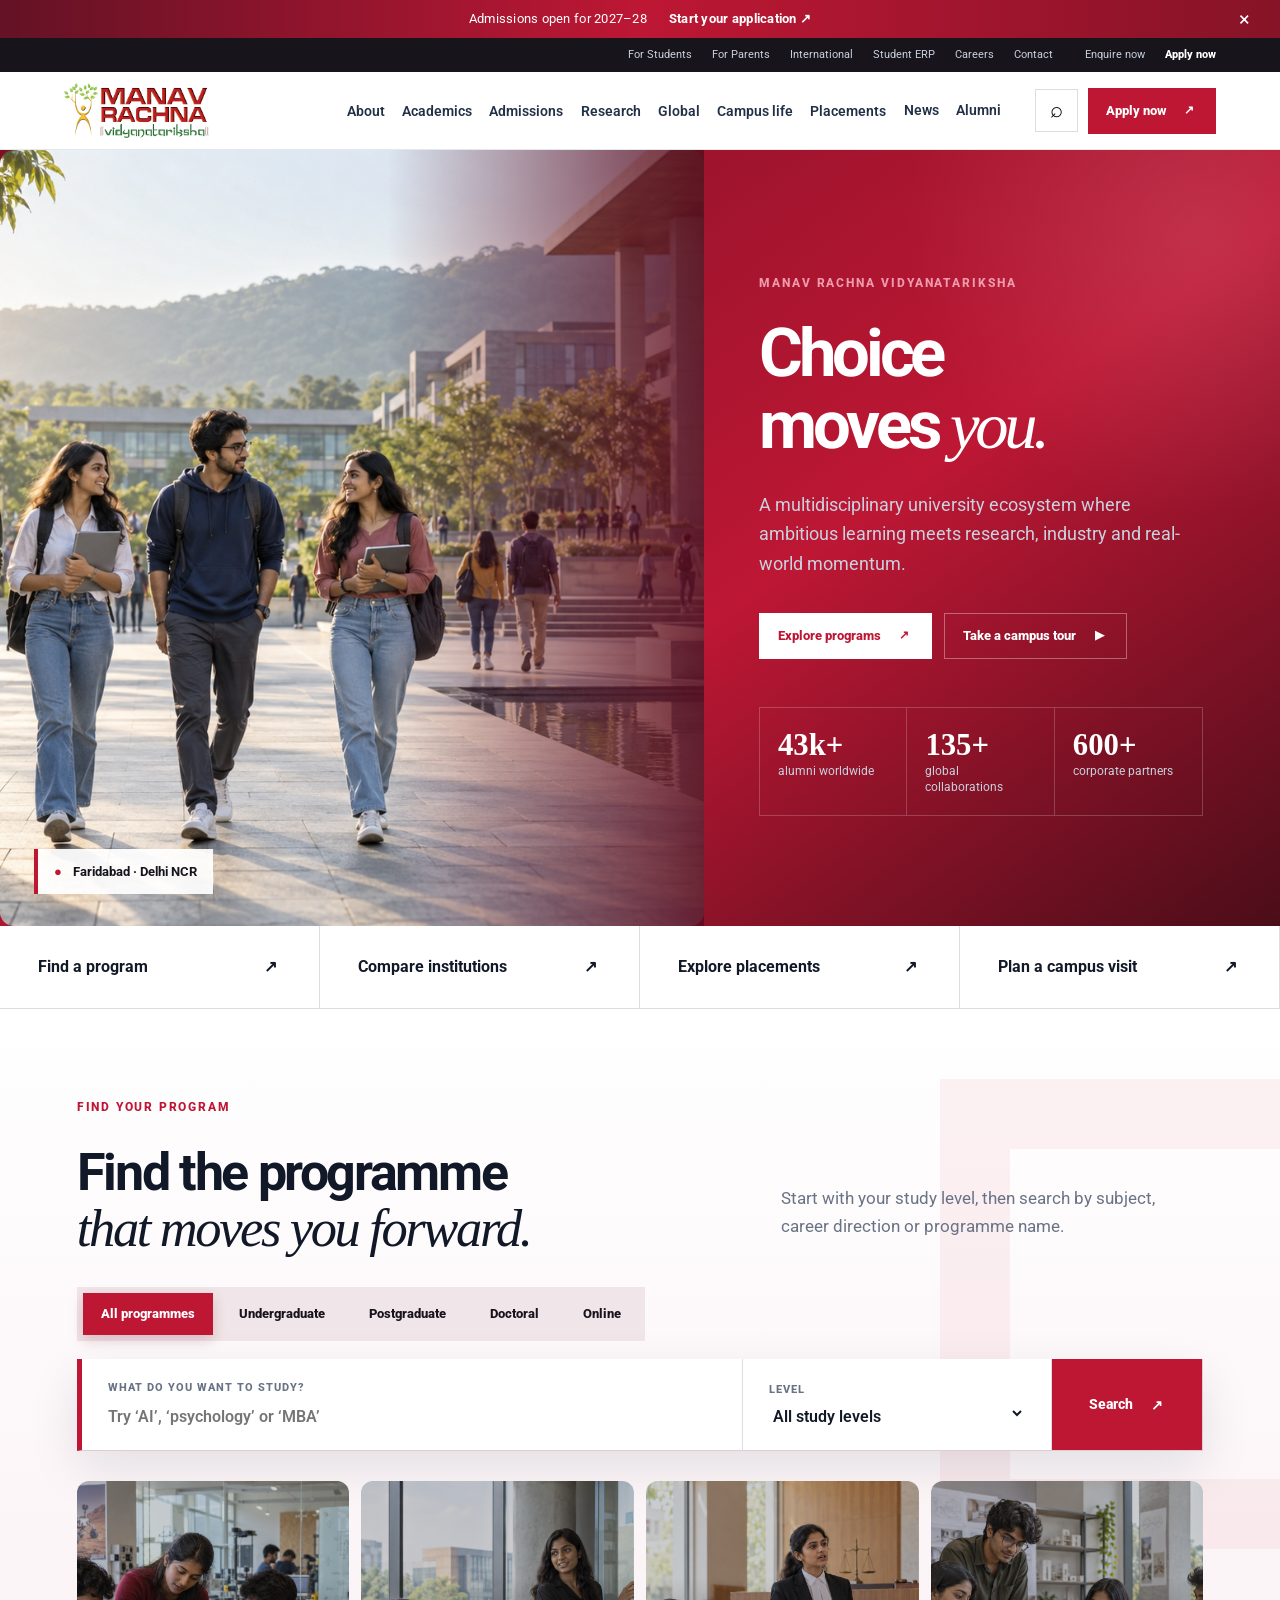
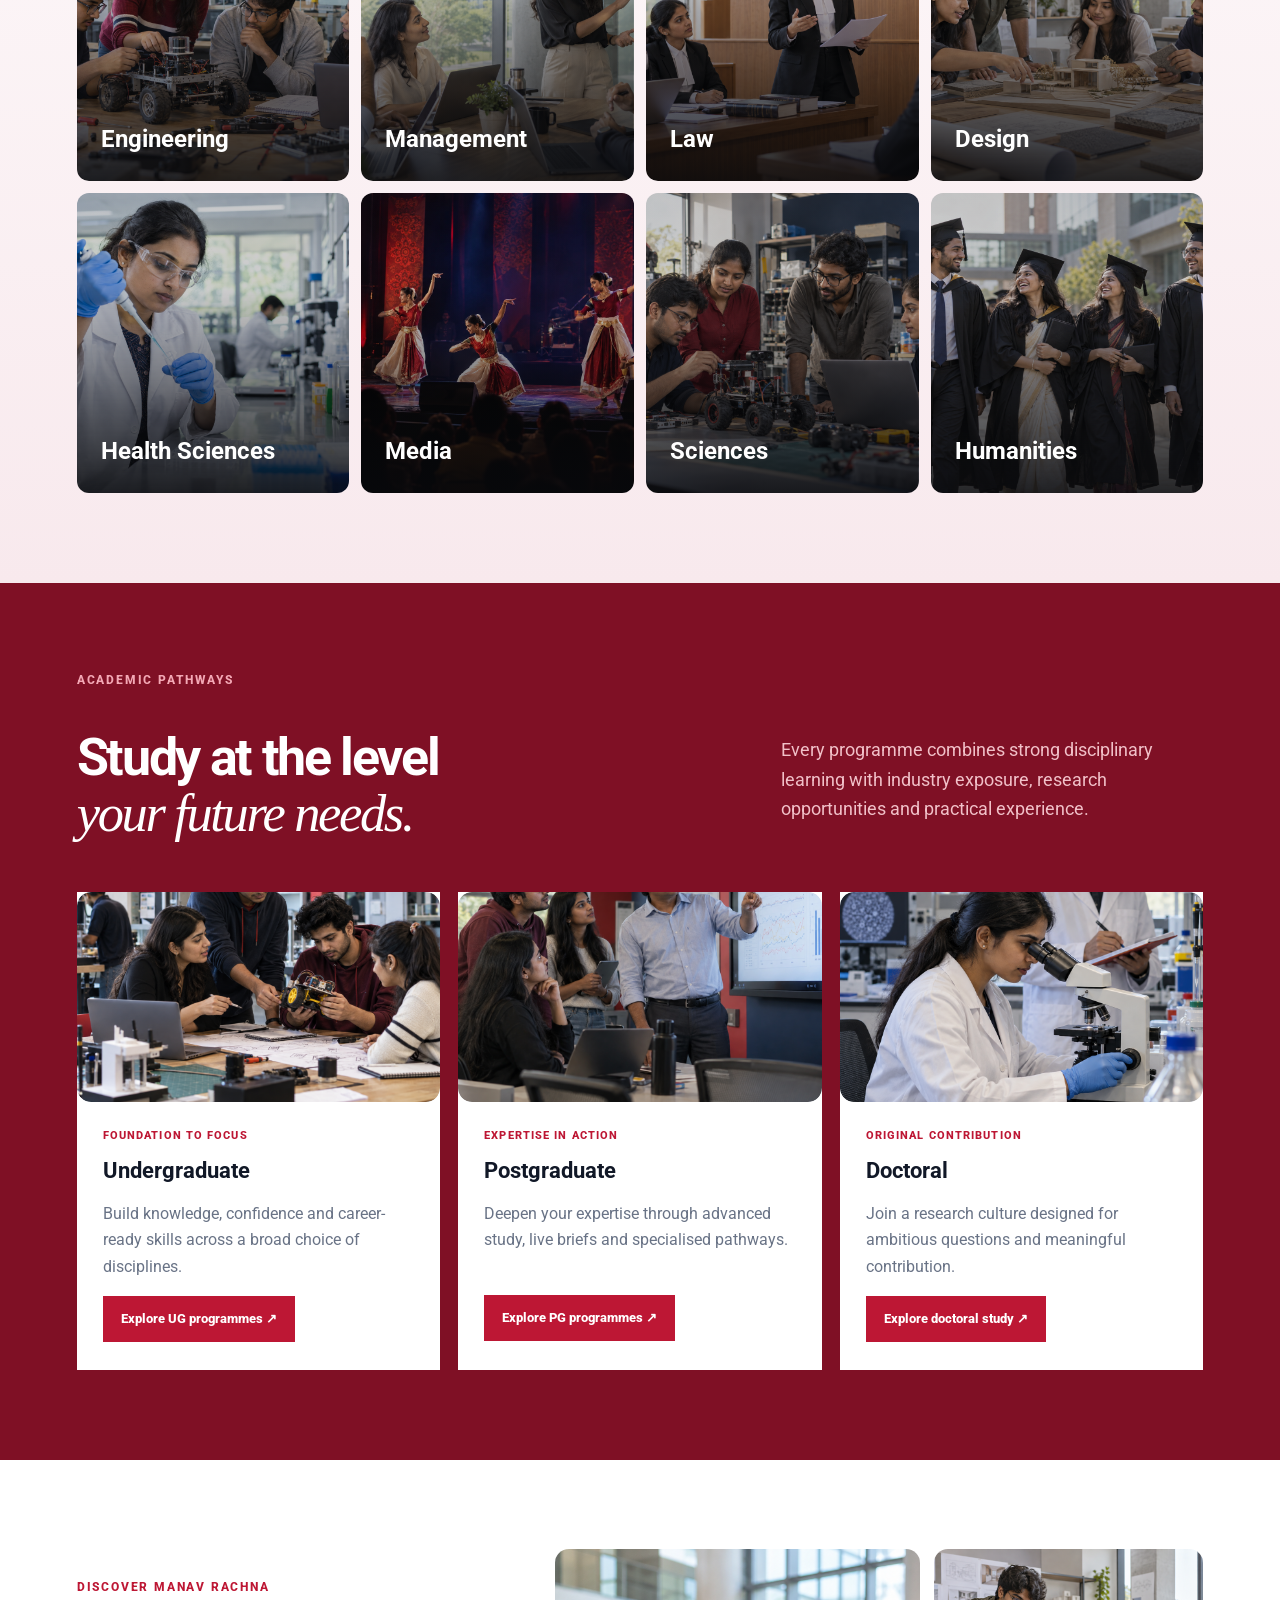
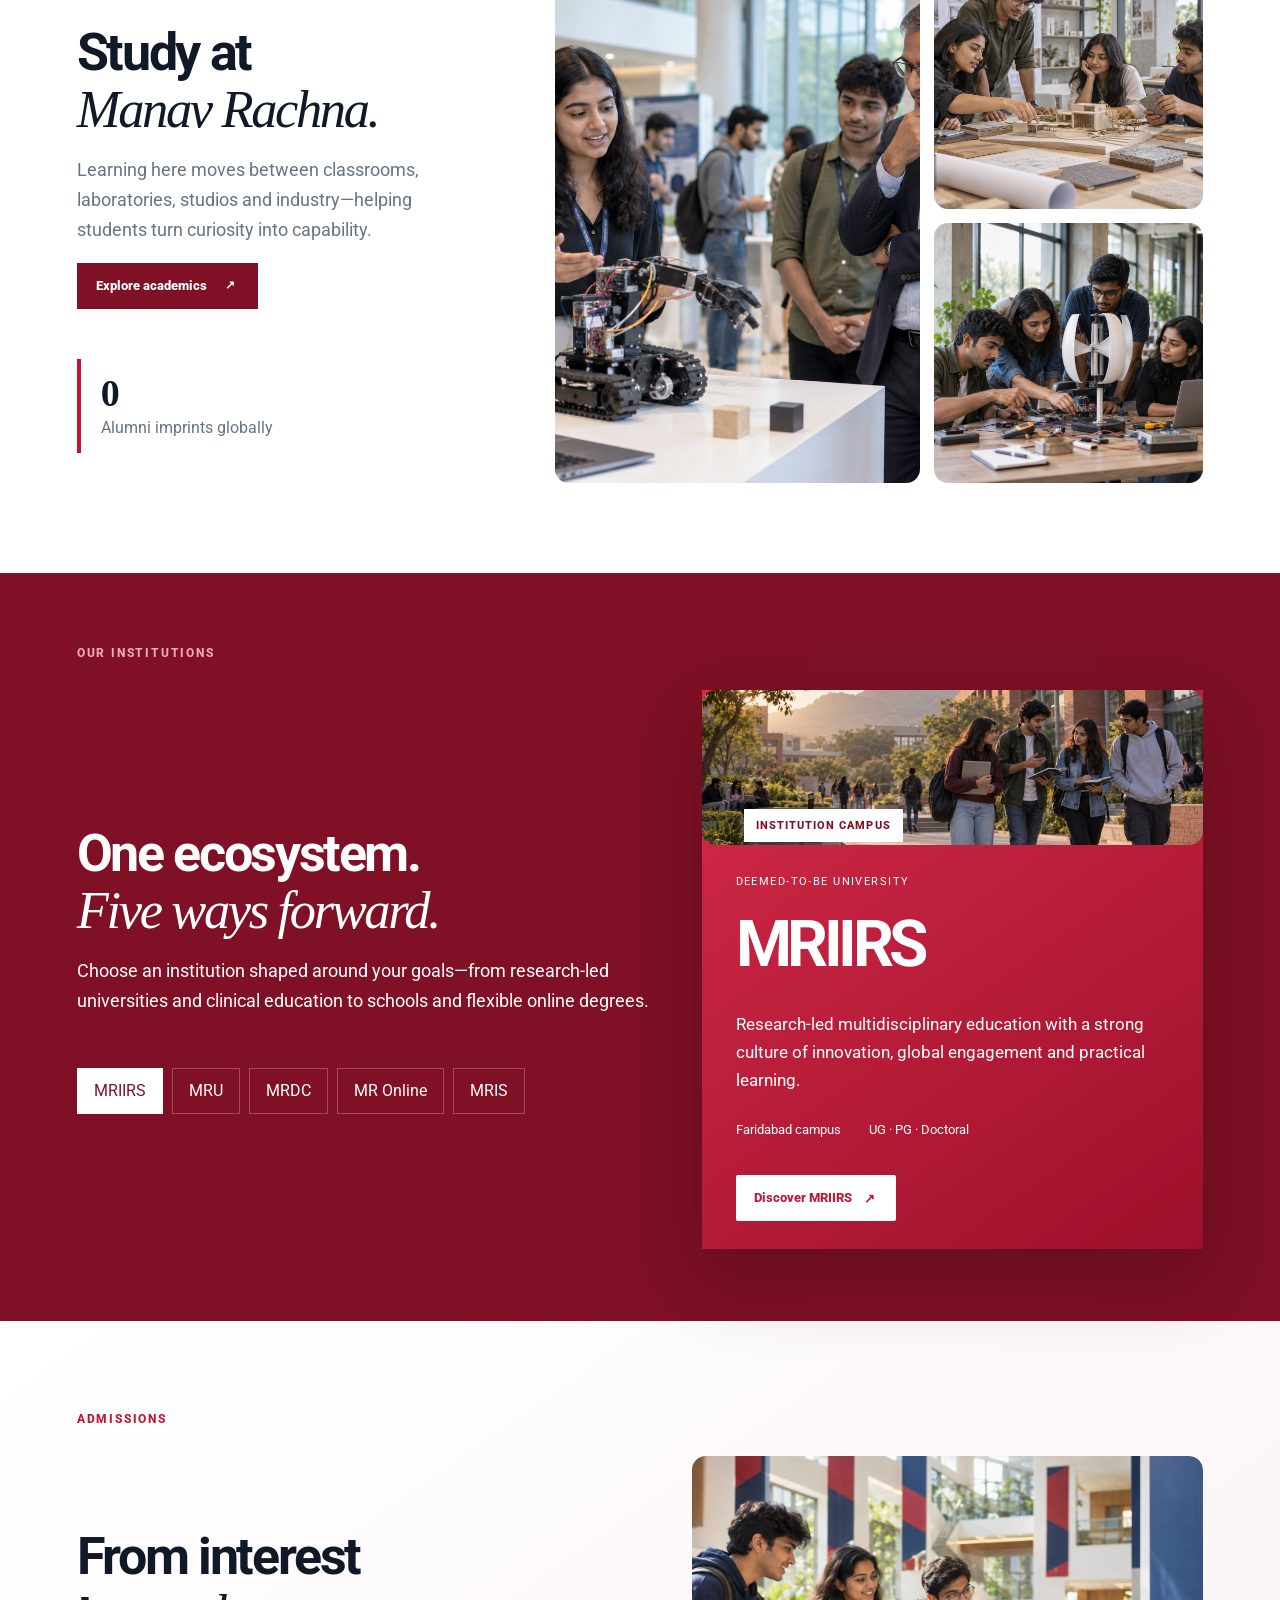
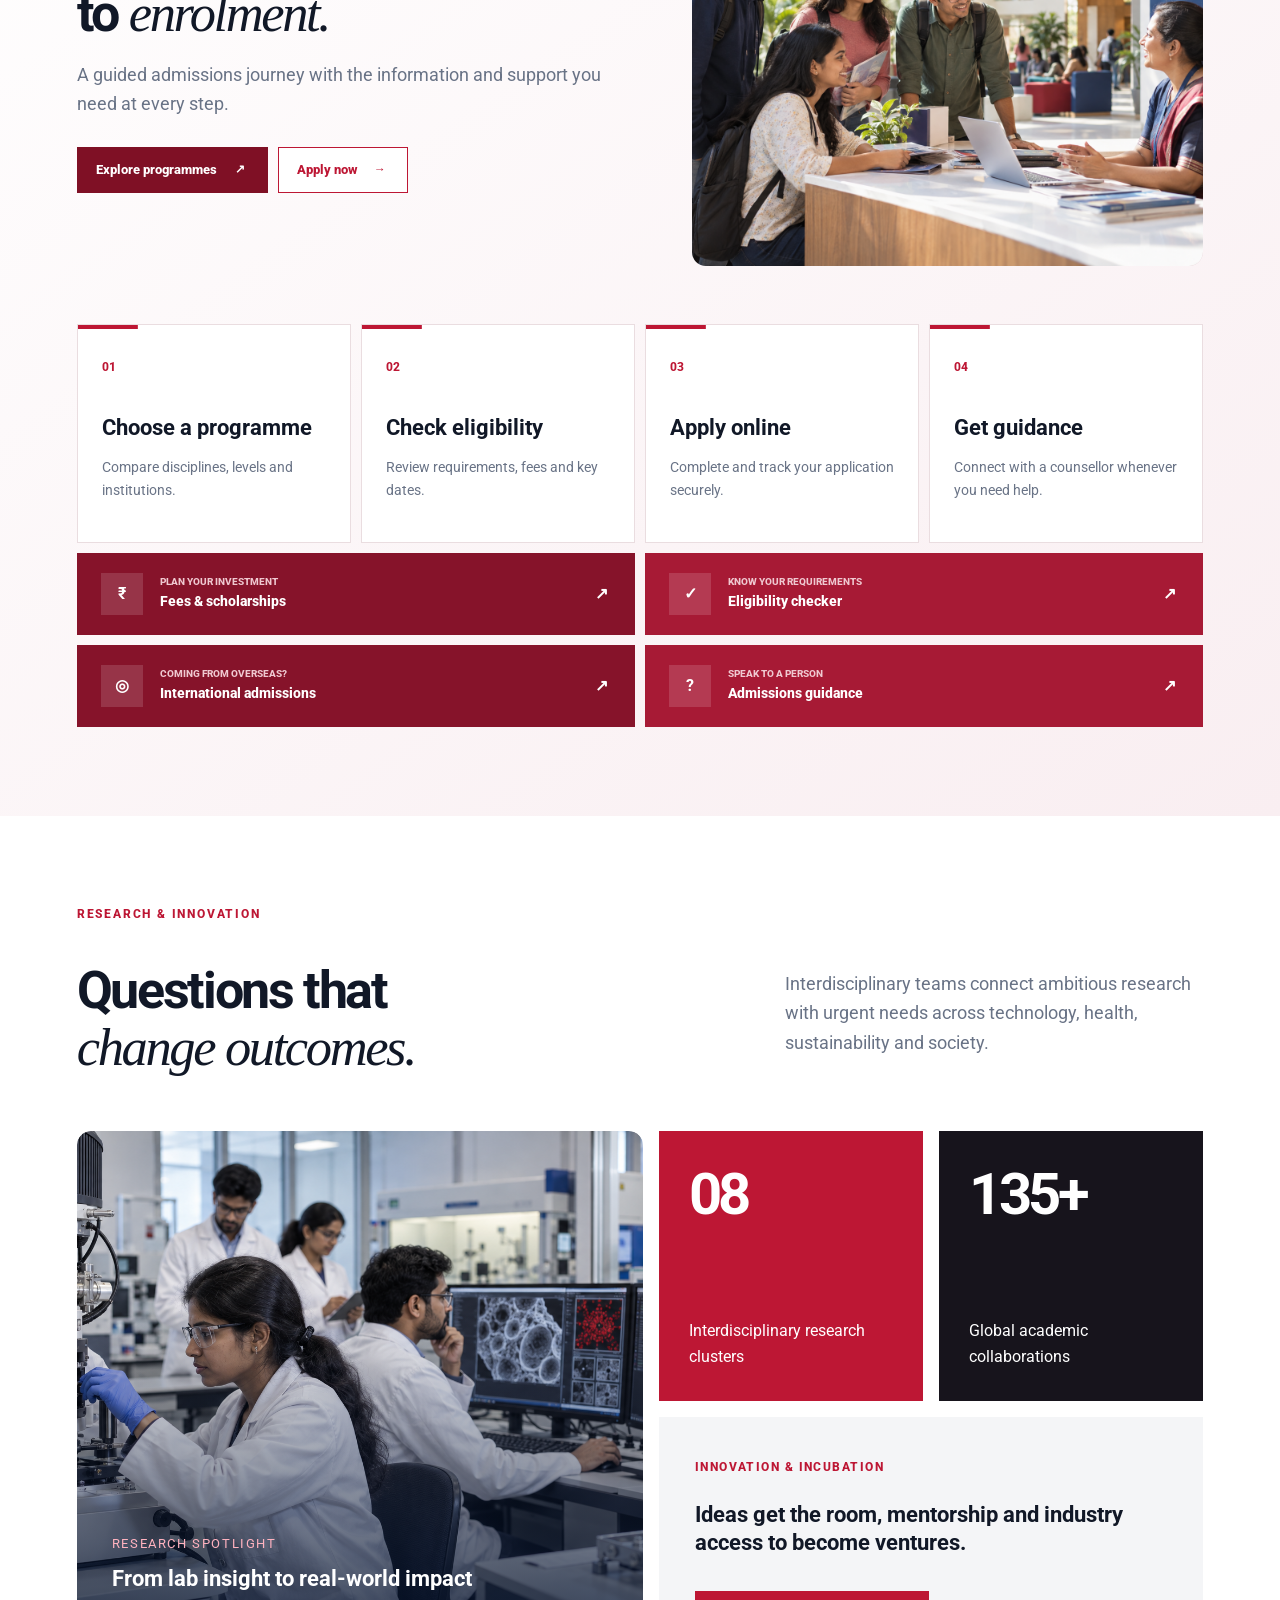
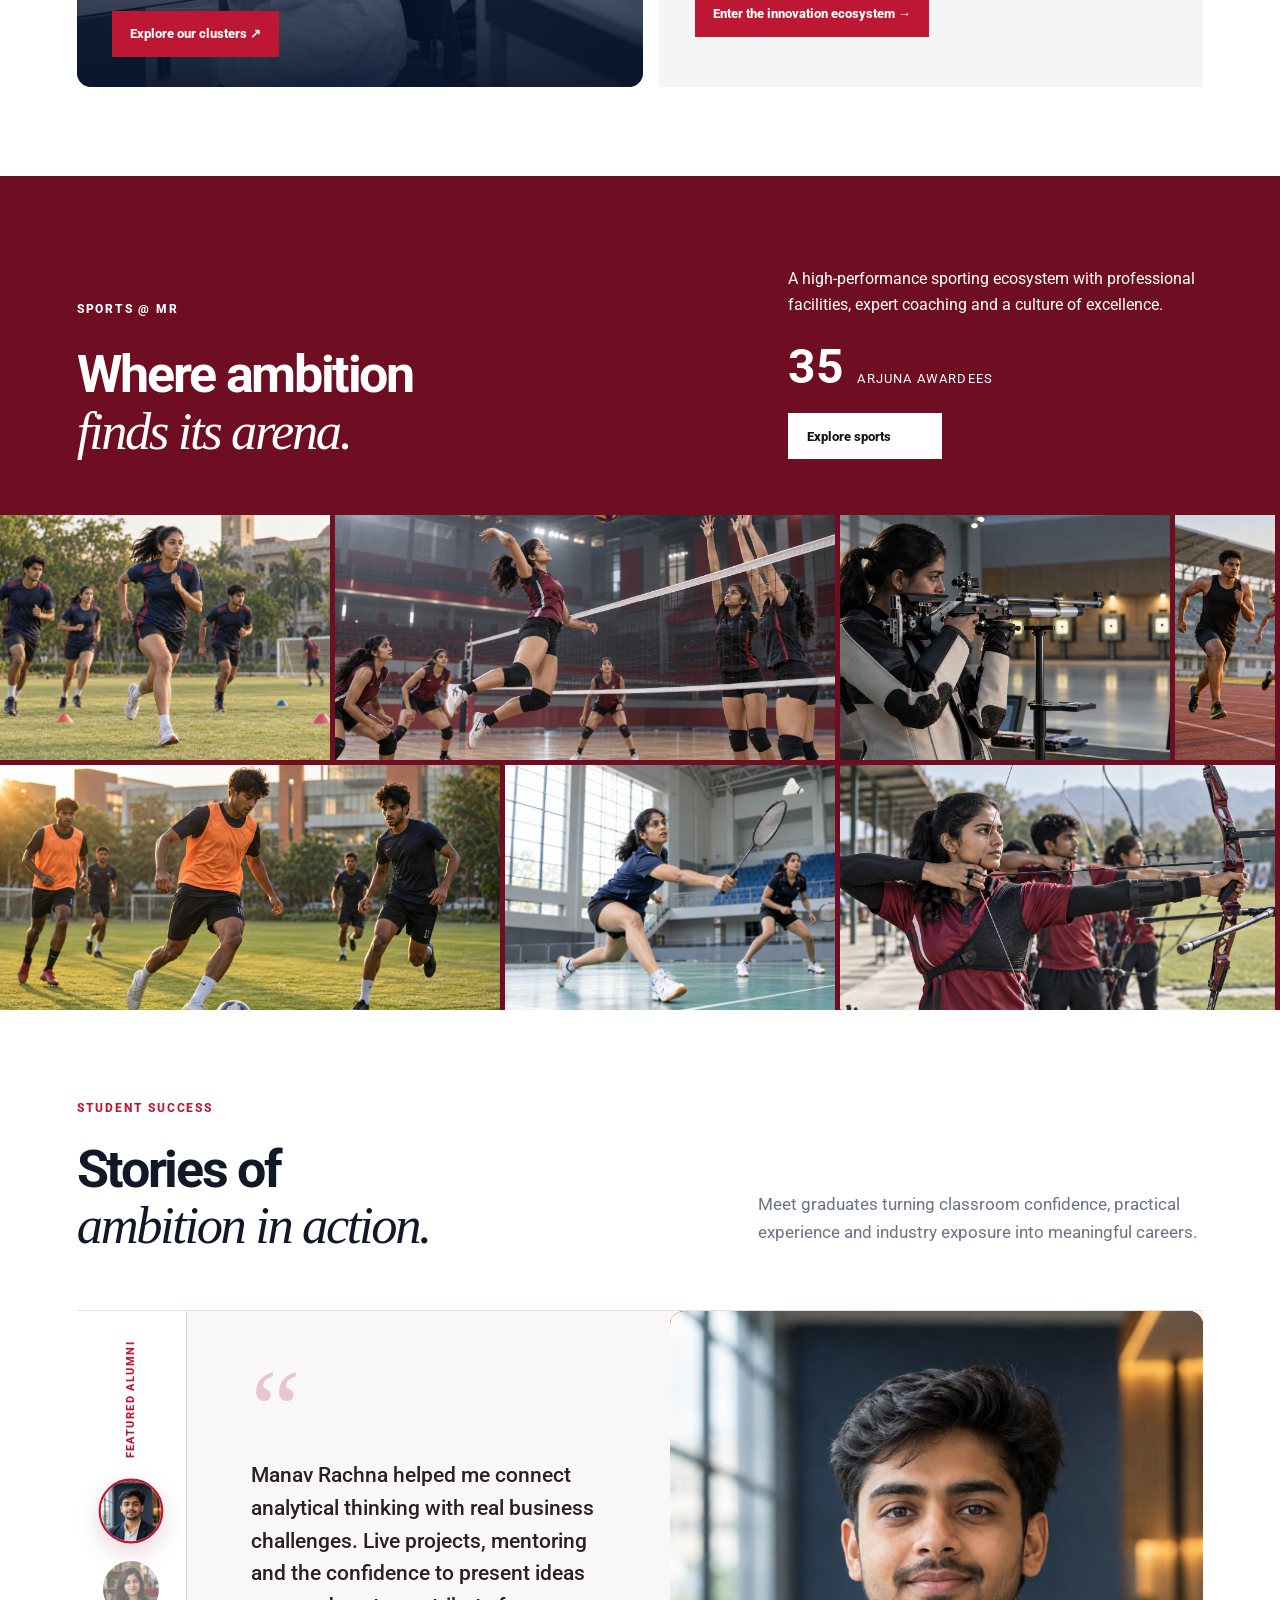
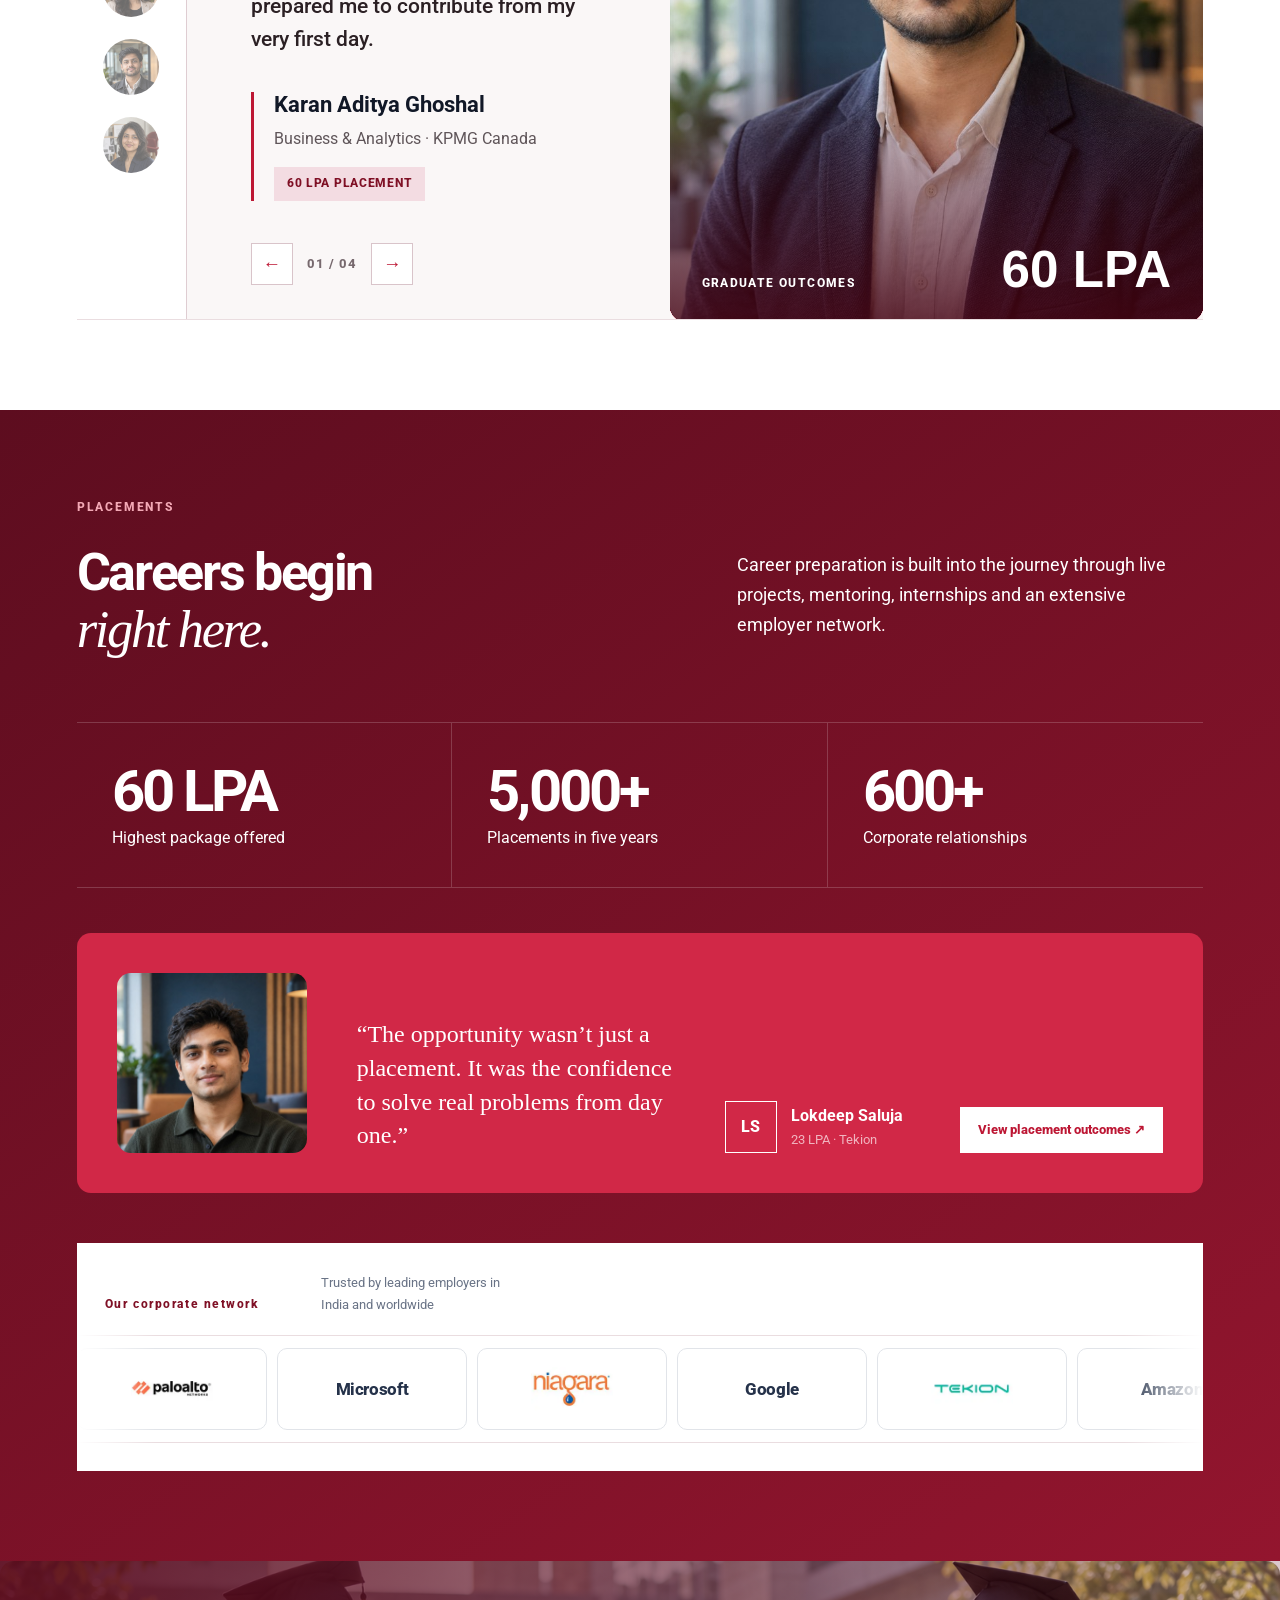
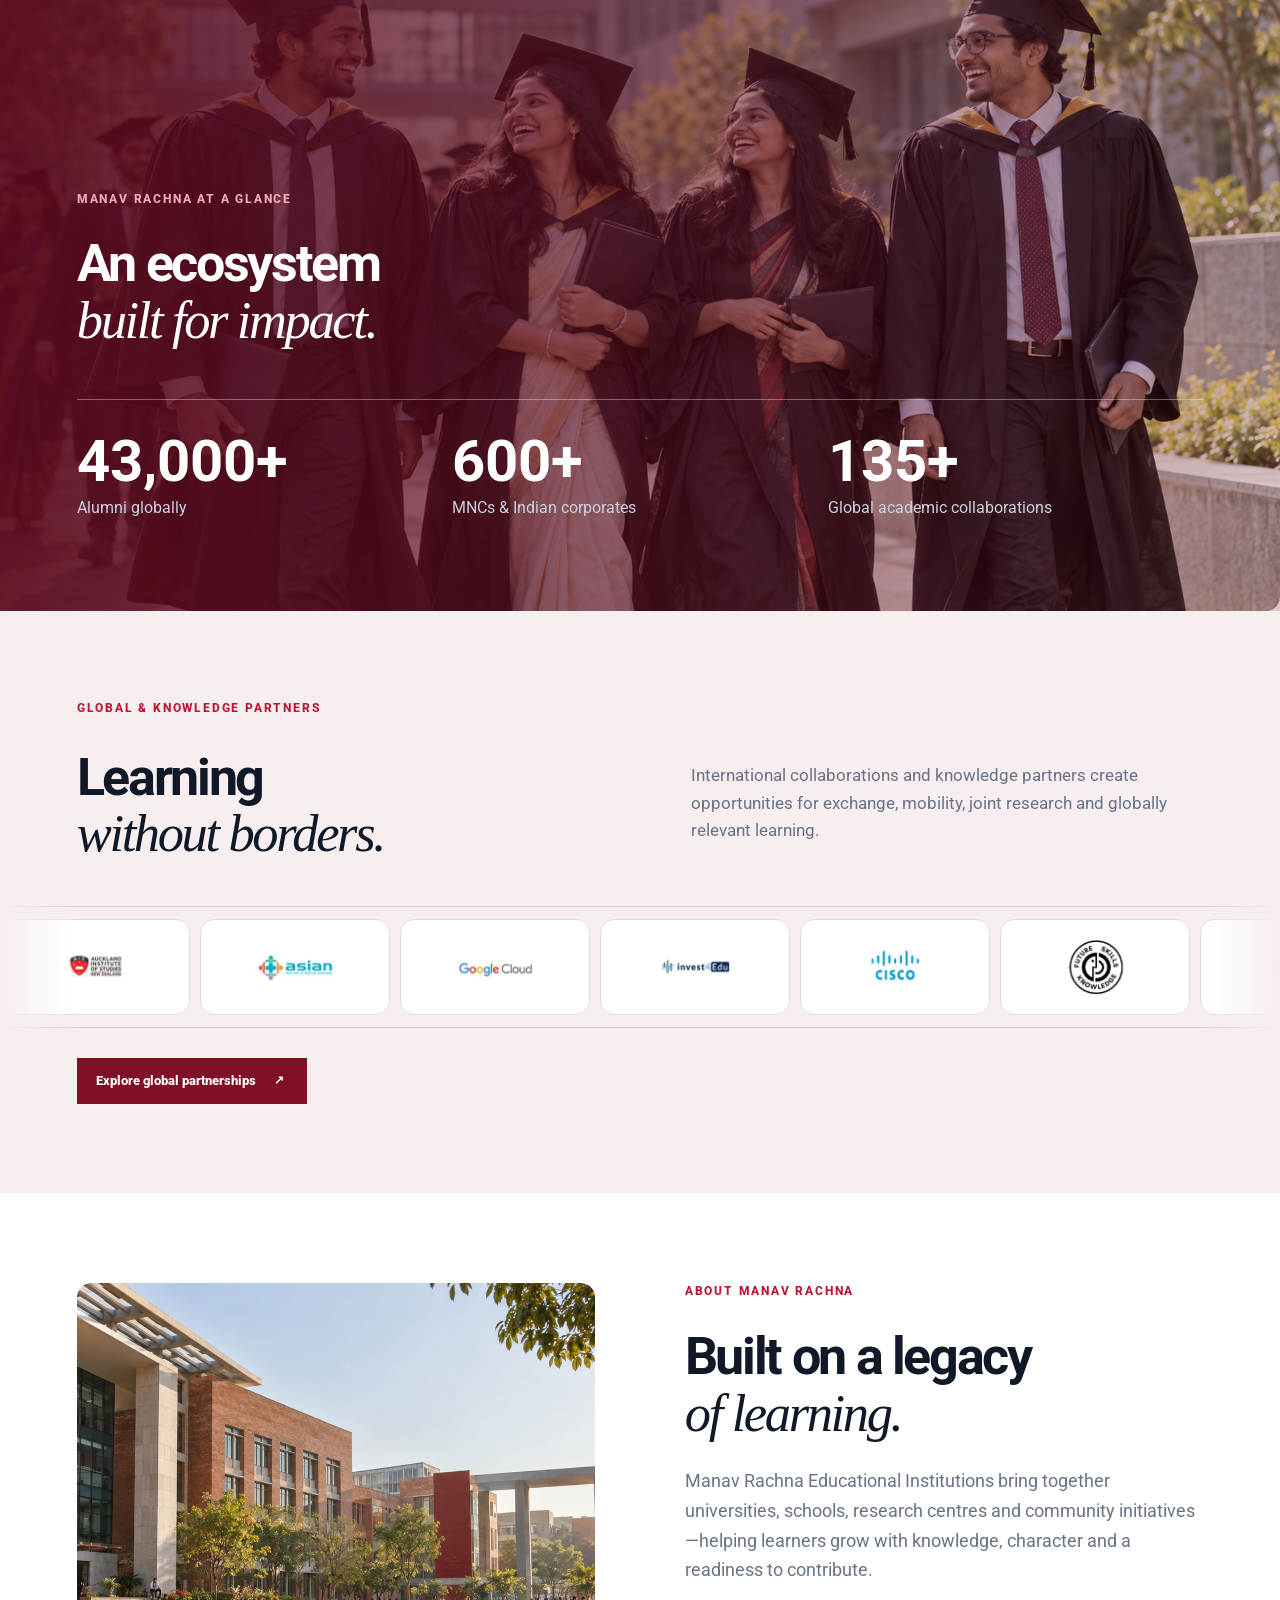
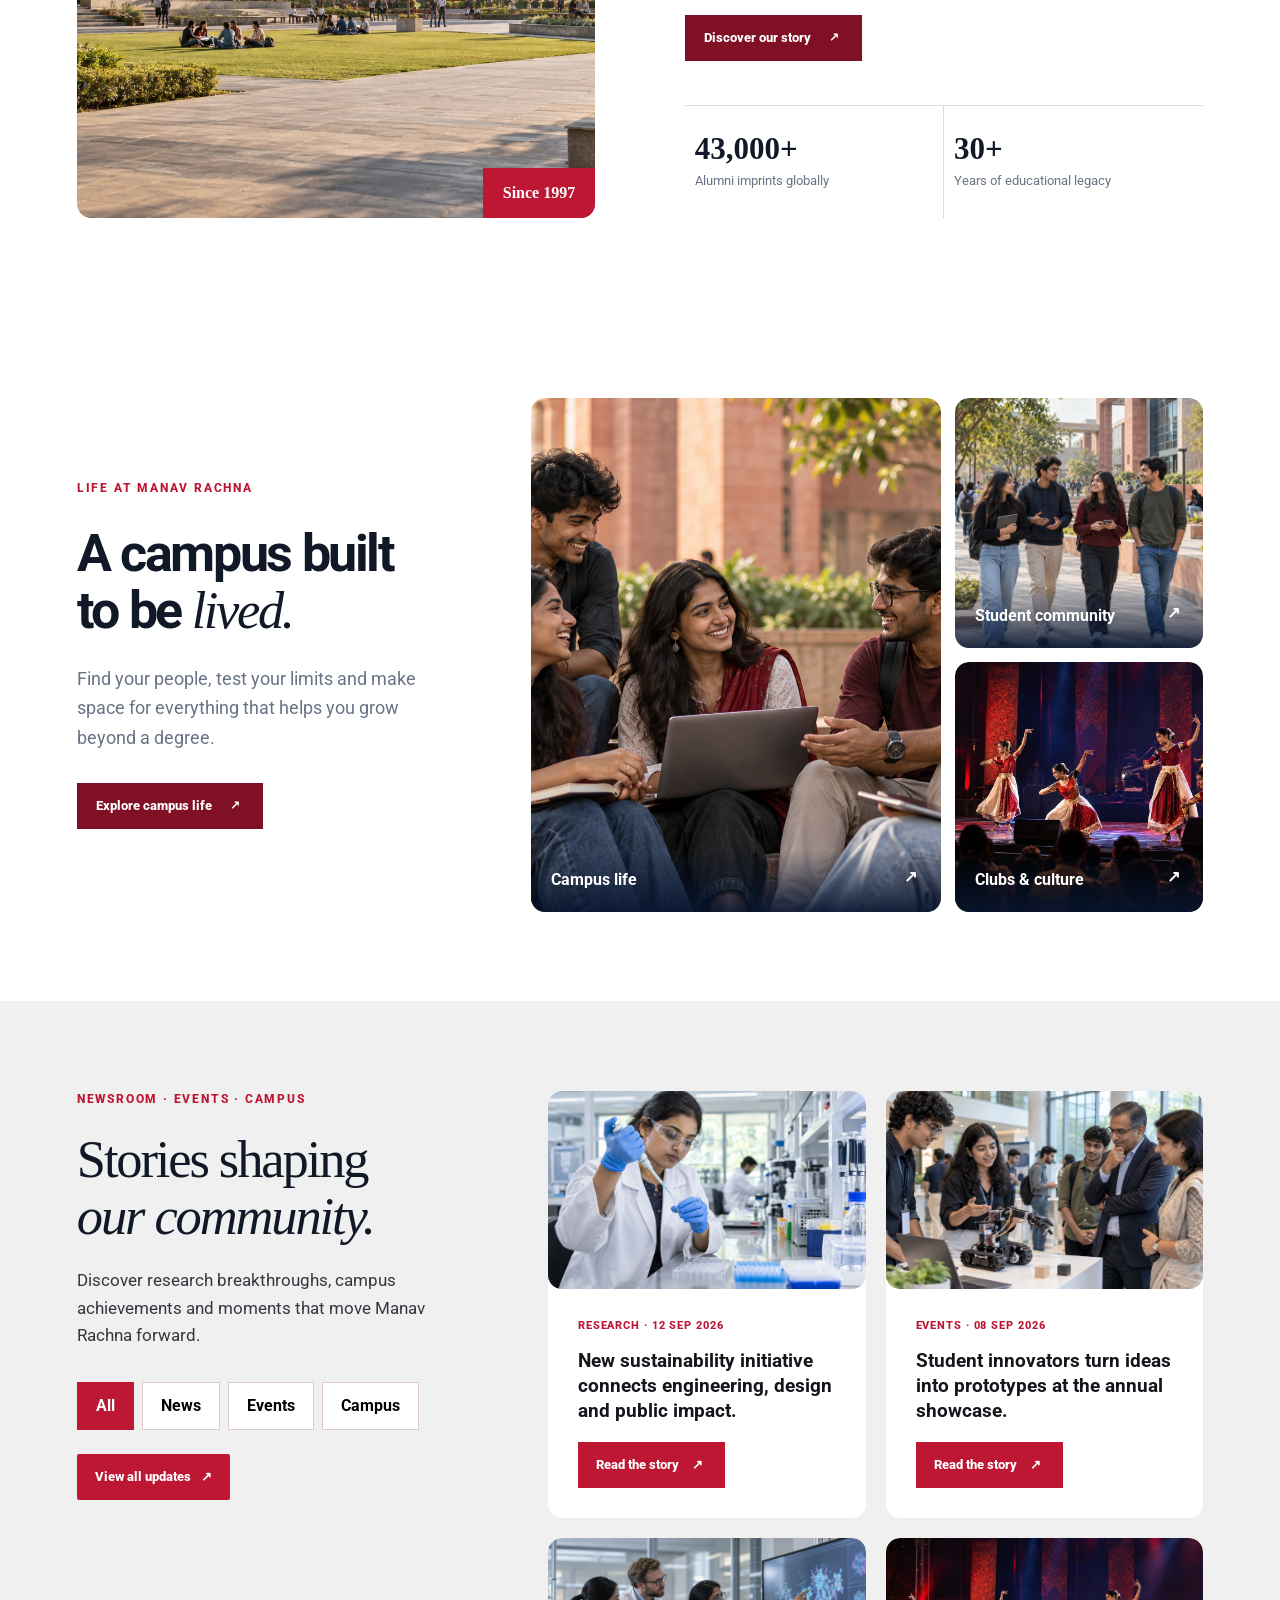
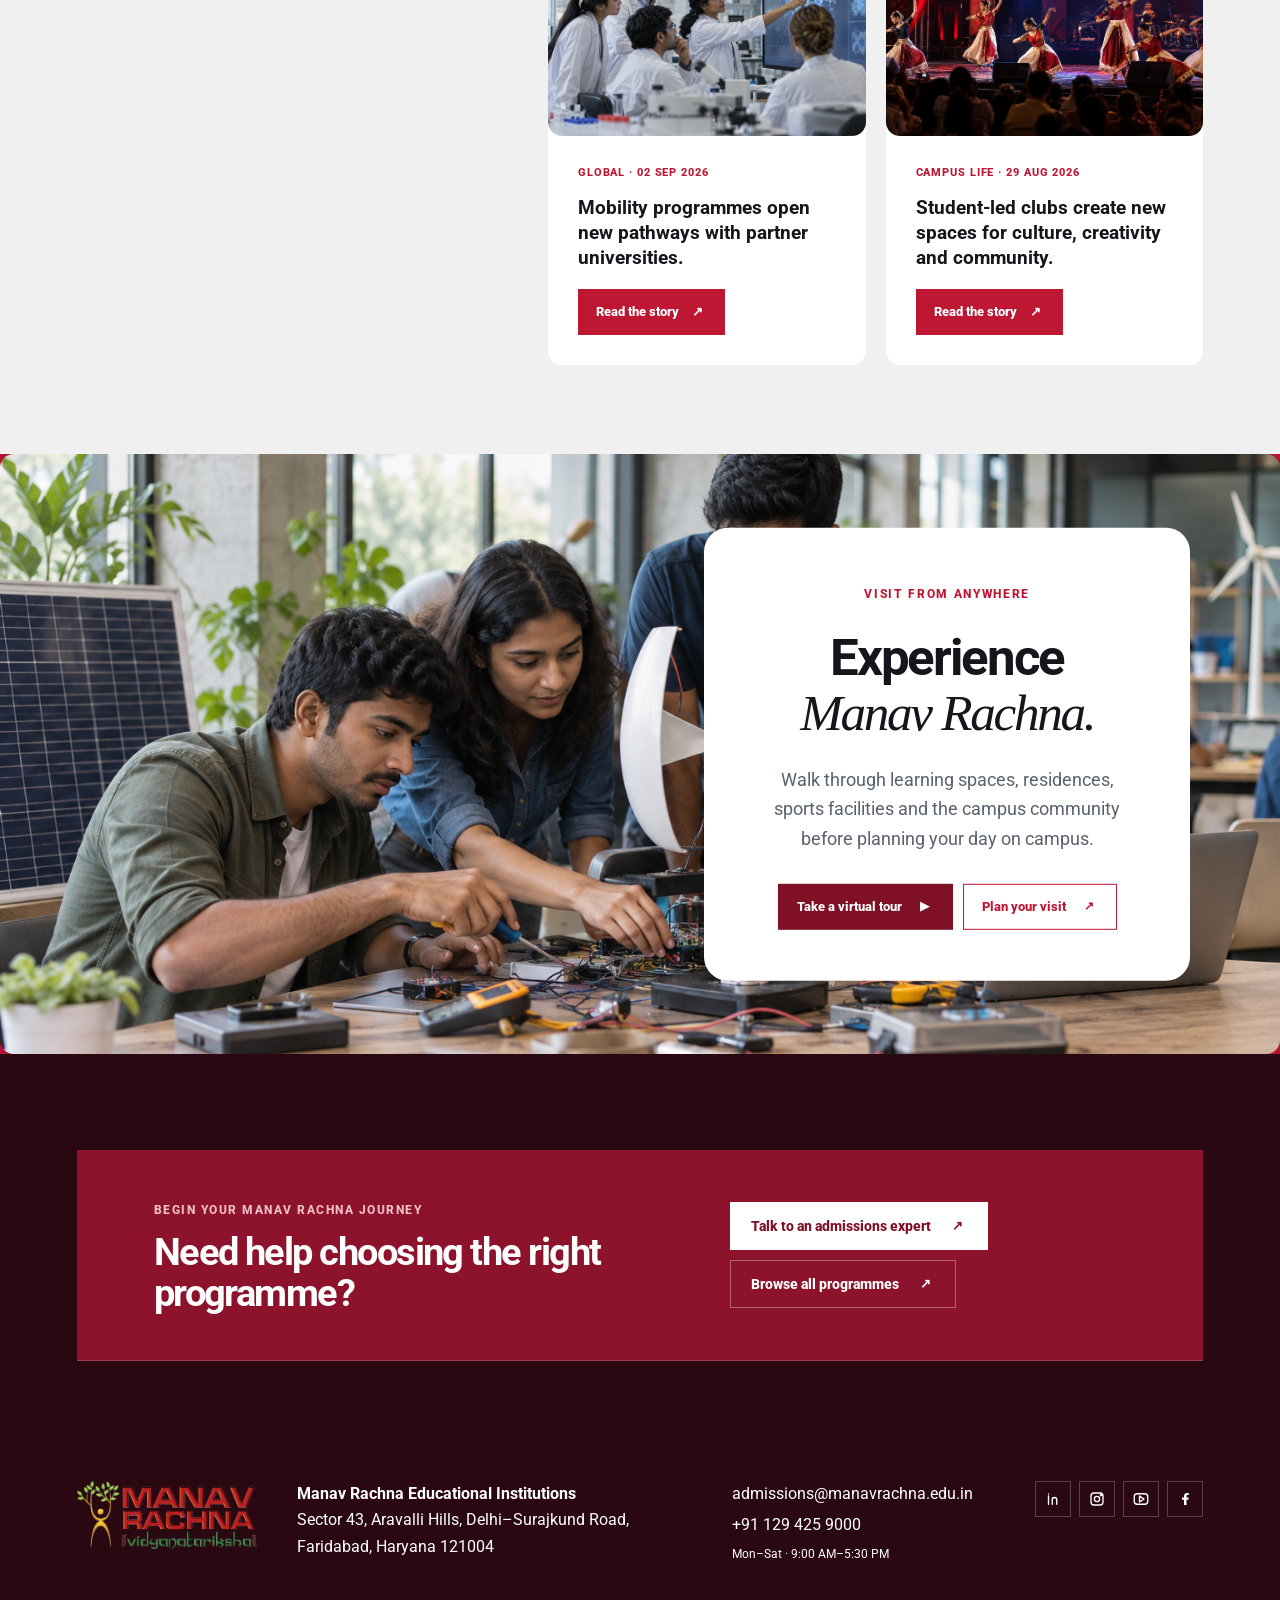
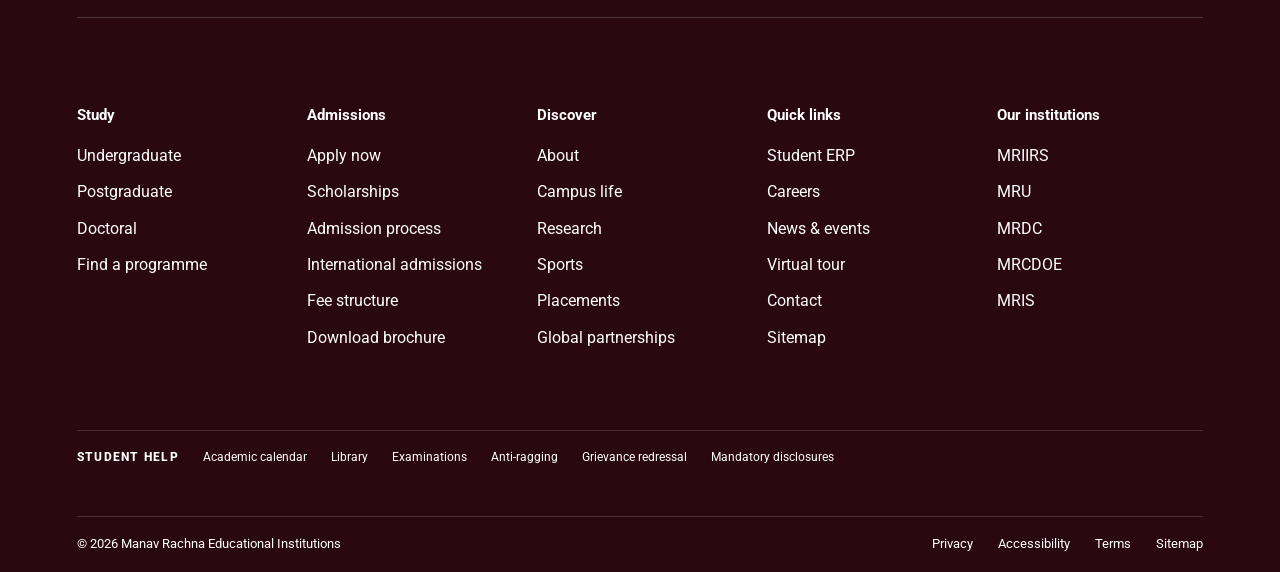
<file: preview-3/index.html>
<!doctype html>
<html lang="en">
<head>
  <meta charset="UTF-8" />
  <meta name="viewport" content="width=device-width, initial-scale=1" />
  <meta name="description" content="A refreshed Manav Rachna homepage concept focused on discovery, outcomes and student journeys." />
  <title>Manav Rachna — Preview 3</title>
  <link rel="preconnect" href="https://fonts.googleapis.com" />
  <link rel="preconnect" href="https://fonts.gstatic.com" crossorigin />
  <link href="https://fonts.googleapis.com/css2?family=Roboto:wght@400;500;600;700;800&display=swap" rel="stylesheet" />
  <link rel="stylesheet" href="styles.css" />
</head>
<body>
  <a class="skip" href="#main">Skip to content</a>
  <div class="announcement"><span>Admissions open for 2027–28</span><a href="#admissions">Start your application <b>↗</b></a><button aria-label="Dismiss announcement">×</button></div>
  <div class="utility-nav"><nav aria-label="Audience links"><a href="#top">For Students</a><a href="#top">For Parents</a><a href="#global">International</a><a href="#top">Student ERP</a><a href="#top">Careers</a><a href="#top">Contact</a></nav><div><a href="#admissions">Enquire now</a><a href="#admissions">Apply now</a></div></div>
  <header class="site-header" id="top">
    <a class="brand" href="#top" aria-label="Manav Rachna home"><img src="assets/manav-rachna-logo.png" alt="Manav Rachna" /></a>
    <nav class="primary-nav" aria-label="Primary navigation">
      <button data-menu="about">About</button>
      <button data-menu="academics">Academics</button>
      <button data-menu="admissions">Admissions</button>
      <button data-menu="research">Research</button>
      <button data-menu="global">Global</button>
      <button data-menu="campus">Campus life</button>
      <button data-menu="placements">Placements</button>
      <a href="#updates">News</a><a href="#top">Alumni</a>
    </nav>
    <div class="header-actions"><button class="search-open" aria-label="Open search">⌕</button><a class="apply-link" href="#admissions">Apply now <span>↗</span></a><button class="menu-toggle" aria-label="Open menu" aria-expanded="false"><i></i><i></i></button></div>
    <div class="mega" aria-hidden="true"></div>
  </header>

  <main id="main">
    <section class="hero">
      <div class="hero-media"><img src="assets/indian/hero-campus.png" alt="Indian university students walking through a contemporary campus" /><div class="hero-tag"><span>●</span> Faridabad · Delhi NCR</div></div>
      <div class="hero-copy">
        <p class="kicker">Manav Rachna Vidyanatariksha</p>
        <h1>Choice<br />moves <em>you.</em></h1>
        <p class="lede">A multidisciplinary university ecosystem where ambitious learning meets research, industry and real-world momentum.</p>
        <div class="hero-actions"><a class="button hero-explore" href="#finder">Explore programs <span>↗</span></a><a class="button ghost" href="#visit">Take a campus tour <span>▶</span></a></div>
        <div class="hero-proof"><div><b data-count="43000" data-suffix="k+">0</b><span>alumni worldwide</span></div><div><b data-count="135" data-suffix="+">0</b><span>global collaborations</span></div><div><b data-count="600" data-suffix="+">0</b><span>corporate partners</span></div></div>
      </div>
    </section>

    <section class="path-strip" aria-label="Popular journeys">
      <a href="#finder"><span>Find a program</span><b>↗</b></a>
      <a href="#institutions"><span>Compare institutions</span><b>↗</b></a>
      <a href="#outcomes"><span>Explore placements</span><b>↗</b></a>
      <a href="#visit"><span>Plan a campus visit</span><b>↗</b></a>
    </section>

    <section class="finder section" id="finder">
      <div class="section-label">Find your program</div>
      <div class="finder-heading"><h2>Find the programme<br /><em>that moves you forward.</em></h2><p>Start with your study level, then search by subject, career direction or programme name.</p></div>
      <div class="program-tabs" role="tablist" aria-label="Programme level"><button class="active" data-level="all" aria-selected="true">All programmes</button><button data-level="ug" aria-selected="false">Undergraduate</button><button data-level="pg" aria-selected="false">Postgraduate</button><button data-level="doctoral" aria-selected="false">Doctoral</button><button data-level="online" aria-selected="false">Online</button></div>
      <form class="finder-form" onsubmit="return false">
        <label><span>What do you want to study?</span><input type="search" placeholder="Try ‘AI’, ‘psychology’ or ‘MBA’" /></label>
        <label><span>Level</span><select><option>All study levels</option><option>Undergraduate</option><option>Postgraduate</option><option>Doctoral</option><option>Online</option></select></label>
        <button type="submit">Search <span>↗</span></button>
      </form>
      <div class="discipline-grid">
        <a href="#finder" data-levels="ug pg doctoral" style="--card-image:url('assets/fresh-engineering-lab.png')"><h3>Engineering</h3><b>Explore programmes <span>↗</span></b></a>
        <a href="#finder" data-levels="ug pg online" style="--card-image:url('assets/indian/notice-business.png')"><h3>Management</h3><b>Explore programmes <span>↗</span></b></a>
        <a href="#finder" data-levels="ug pg doctoral" style="--card-image:url('assets/indian/notice-law.png')"><h3>Law</h3><b>Explore programmes <span>↗</span></b></a>
        <a href="#finder" data-levels="ug pg" style="--card-image:url('assets/indian/notice-design.png')"><h3>Design</h3><b>Explore programmes <span>↗</span></b></a>
        <a href="#finder" data-levels="ug pg doctoral" style="--card-image:url('assets/indian/research-biotech.png')"><h3>Health Sciences</h3><b>Explore programmes <span>↗</span></b></a>
        <a href="#finder" data-levels="ug pg online" style="--card-image:url('assets/indian/news-culture.png')"><h3>Media</h3><b>Explore programmes <span>↗</span></b></a>
        <a href="#finder" data-levels="ug pg doctoral" style="--card-image:url('assets/indian/research.png')"><h3>Sciences</h3><b>Explore programmes <span>↗</span></b></a>
        <a href="#finder" data-levels="ug pg online" style="--card-image:url('assets/indian/news-convocation.png')"><h3>Humanities</h3><b>Explore programmes <span>↗</span></b></a>
      </div>
    </section>

    <section class="study-levels section" id="program-levels">
      <div class="section-label light">Academic pathways</div>
      <div class="levels-head"><h2>Study at the level<br /><em>your future needs.</em></h2><p>Every programme combines strong disciplinary learning with industry exposure, research opportunities and practical experience.</p></div>
      <div class="level-cards">
        <article><div class="level-image"><img src="assets/indian/academic-ug.png" alt="Indian undergraduate students building a robotics project" /></div><span>Foundation to focus</span><h3>Undergraduate</h3><p>Build knowledge, confidence and career-ready skills across a broad choice of disciplines.</p><a href="#finder">Explore UG programmes ↗</a></article>
        <article><div class="level-image"><img src="assets/indian/academic-pg.png" alt="Indian postgraduate learners collaborating with faculty" /></div><span>Expertise in action</span><h3>Postgraduate</h3><p>Deepen your expertise through advanced study, live briefs and specialised pathways.</p><a href="#finder">Explore PG programmes ↗</a></article>
        <article><div class="level-image"><img src="assets/indian/academic-phd.png" alt="Indian doctoral researcher in a modern laboratory" /></div><span>Original contribution</span><h3>Doctoral</h3><p>Join a research culture designed for ambitious questions and meaningful contribution.</p><a href="#research">Explore doctoral study ↗</a></article>
      </div>
    </section>

    <section class="study-story section" id="study">
      <div class="study-story-copy"><div class="section-label">Discover Manav Rachna</div><h2>Study at<br /><em>Manav Rachna.</em></h2><p>Learning here moves between classrooms, laboratories, studios and industry—helping students turn curiosity into capability.</p><a class="button dark" href="#finder">Explore academics <span>↗</span></a><div class="floating-stat"><b data-count="43000" data-suffix="+">0</b><span>Alumni imprints globally</span></div></div>
      <div class="study-collage"><img class="study-tall" src="assets/indian/news-innovation.png" alt="Indian students presenting an innovation prototype" /><img src="assets/indian/notice-design.png" alt="Indian student working in a creative studio" /><img src="assets/indian/research-incubator.png" alt="Indian founders collaborating in an innovation hub" /></div>
    </section>

    <section class="institutions section" id="institutions">
      <div class="section-label light">Our institutions</div>
      <div class="institution-layout">
        <div class="institution-copy"><h2>One ecosystem.<br /><em>Five ways forward.</em></h2><p>Choose an institution shaped around your goals—from research-led universities and clinical education to schools and flexible online degrees.</p><div class="institution-switch" role="tablist"><button class="active" data-index="0">MRIIRS</button><button data-index="1">MRU</button><button data-index="2">MRDC</button><button data-index="3">MR Online</button><button data-index="4">MRIS</button></div></div>
        <article class="institution-feature"><img class="institution-feature-image" src="assets/campus-hero.png" alt="Actual Manav Rachna campus" /><div class="institution-photo-label">Institution campus</div><div class="institution-feature-content"><span class="institution-number">01 / 05</span><p class="institution-type">Deemed-to-be University</p><h3>MRIIRS</h3><p class="institution-desc">Research-led multidisciplinary education with a strong culture of innovation, global engagement and practical learning.</p><div class="institution-meta"><span>Faridabad campus</span><span>UG · PG · Doctoral</span></div><a href="#institutions">Discover MRIIRS <b>↗</b></a></div></article>
      </div>
    </section>

    <section class="admissions-hub section" id="admissions">
      <div class="section-label">Admissions</div>
      <div class="admissions-head"><div><h2>From interest<br />to <em>enrolment.</em></h2><p>A guided admissions journey with the information and support you need at every step.</p><div class="admissions-ctas"><a class="button dark" href="#finder">Explore programmes <span>↗</span></a><a class="button outline" href="#admissions">Apply now <span>→</span></a></div></div><img src="assets/indian/admissions.png" alt="Indian student receiving admissions guidance" /></div>
      <div class="admission-steps">
        <article><span>01</span><h3>Choose a programme</h3><p>Compare disciplines, levels and institutions.</p></article>
        <article><span>02</span><h3>Check eligibility</h3><p>Review requirements, fees and key dates.</p></article>
        <article><span>03</span><h3>Apply online</h3><p>Complete and track your application securely.</p></article>
        <article><span>04</span><h3>Get guidance</h3><p>Connect with a counsellor whenever you need help.</p></article>
      </div>
      <div class="admission-support">
        <a href="#admissions"><b>₹</b><span><small>Plan your investment</small>Fees & scholarships</span><strong>↗</strong></a>
        <a href="#admissions"><b>✓</b><span><small>Know your requirements</small>Eligibility checker</span><strong>↗</strong></a>
        <a href="#admissions"><b>◎</b><span><small>Coming from overseas?</small>International admissions</span><strong>↗</strong></a>
        <a href="#admissions"><b>?</b><span><small>Speak to a person</small>Admissions guidance</span><strong>↗</strong></a>
      </div>
    </section>

    <section class="impact section" id="research">
      <div class="section-label">Research & innovation</div>
      <div class="impact-head"><h2>Questions that<br /><em>change outcomes.</em></h2><p>Interdisciplinary teams connect ambitious research with urgent needs across technology, health, sustainability and society.</p></div>
      <div class="impact-grid">
        <article class="impact-image"><img src="assets/indian/research-technology-v2.png" alt="Indian researchers developing a technology project" /><div><small>Research spotlight</small><h3>From lab insight to real-world impact</h3><a href="#research">Explore our clusters ↗</a></div></article>
        <article class="metric red"><b data-count="8" data-pad="2">0</b><span>Interdisciplinary research clusters</span></article>
        <article class="metric navy"><b data-count="135" data-suffix="+">0</b><span>Global academic collaborations</span></article>
        <article class="impact-note"><span>Innovation & incubation</span><h3>Ideas get the room, mentorship and industry access to become ventures.</h3><a href="#research">Enter the innovation ecosystem →</a></article>
      </div>
    </section>

    <section class="outcomes section" id="outcomes">
      <div class="outcome-top"><div><div class="section-label light">Placements</div><h2>Careers begin<br /><em>right here.</em></h2></div><p>Career preparation is built into the journey through live projects, mentoring, internships and an extensive employer network.</p></div>
      <div class="outcome-stats"><div><b><span data-count="60">0</span> LPA</b><span>Highest package offered</span></div><div><b data-count="5000" data-suffix="+">0</b><span>Placements in five years</span></div><div><b data-count="600" data-suffix="+">0</b><span>Corporate relationships</span></div></div>
      <div class="student-story placement-visual"><img src="assets/indian/achiever-5.jpg" alt="Indian graduate beginning a professional career" /><blockquote>“The opportunity wasn’t just a placement. It was the confidence to solve real problems from day one.”</blockquote><div class="student-profile"><span>LS</span><div><b>Lokdeep Saluja</b><small>23 LPA · Tekion</small></div></div><a href="#outcomes">View placement outcomes ↗</a></div>
      <div class="corporate-network"><div class="network-heading"><p>Our corporate network</p><span>Trusted by leading employers in India and worldwide</span></div><div class="logo-marquee"><div class="logo-marquee-track"><span class="logo-tile"><img src="assets/mr/paloalto_logo.webp" alt="Palo Alto Networks" /></span><span class="logo-tile wordmark">Microsoft</span><span class="logo-tile"><img src="assets/mr/Niagra_logo.webp" alt="Niagara" /></span><span class="logo-tile wordmark">Google</span><span class="logo-tile"><img src="assets/mr/Tekion_logo.webp" alt="Tekion" /></span><span class="logo-tile wordmark">Amazon</span><span class="logo-tile"><img src="assets/mr/KPMGCanada_logo.webp" alt="KPMG Canada" /></span><span class="logo-tile wordmark">Deloitte.</span><span class="logo-tile"><img src="assets/mr/Spacetime_logo.webp" alt="Spacetime" /></span><span class="logo-tile wordmark">Accenture</span><span class="logo-tile"><img src="assets/mr/paloalto_logo.webp" alt="" /></span><span class="logo-tile wordmark">Microsoft</span><span class="logo-tile"><img src="assets/mr/Niagra_logo.webp" alt="" /></span><span class="logo-tile wordmark">Google</span><span class="logo-tile"><img src="assets/mr/Tekion_logo.webp" alt="" /></span><span class="logo-tile wordmark">Amazon</span><span class="logo-tile"><img src="assets/mr/KPMGCanada_logo.webp" alt="" /></span><span class="logo-tile wordmark">Deloitte.</span><span class="logo-tile"><img src="assets/mr/Spacetime_logo.webp" alt="" /></span><span class="logo-tile wordmark">Accenture</span></div></div></div>
    </section>

    <section class="student-success section" id="student-success">
      <div class="success-intro"><div><div class="section-label">Student success</div><h2>Stories of<br /><em>ambition in action.</em></h2></div><p>Meet graduates turning classroom confidence, practical experience and industry exposure into meaningful careers.</p></div>
      <div class="alumni-showcase">
        <div class="alumni-rail" role="tablist" aria-label="Choose a student story">
          <span>Featured alumni</span>
          <button class="active" role="tab" aria-selected="true" data-success="0"><img src="assets/indian/achiever-1.jpg" alt="Karan Aditya Ghoshal" /></button>
          <button role="tab" aria-selected="false" data-success="1"><img src="assets/indian/achiever-2.jpg" alt="Ananya Kamra" /></button>
          <button role="tab" aria-selected="false" data-success="2"><img src="assets/indian/achiever-3.jpg" alt="Sarthak Rastogi" /></button>
          <button role="tab" aria-selected="false" data-success="3"><img src="assets/indian/achiever-4.jpg" alt="Deepanshu Sharma" /></button>
        </div>
        <article class="alumni-story" aria-live="polite">
          <span class="alumni-quote-mark">“</span>
          <blockquote id="success-quote">Manav Rachna helped me connect analytical thinking with real business challenges. Live projects, mentoring and the confidence to present ideas prepared me to contribute from my very first day.</blockquote>
          <div class="alumni-person"><h3 id="success-name">Karan Aditya Ghoshal</h3><p id="success-role">Business & Analytics · KPMG Canada</p><span id="success-result">60 LPA placement</span></div>
          <div class="alumni-nav"><button id="success-prev" aria-label="Previous student story">←</button><small id="success-count">01 / 04</small><button id="success-next" aria-label="Next student story">→</button></div>
        </article>
        <figure class="alumni-portrait"><div class="portrait-accent"></div><img id="success-image" src="assets/indian/achiever-1.jpg" alt="Karan Aditya Ghoshal" /><figcaption><span>Graduate outcomes</span><b id="success-badge">60 LPA</b></figcaption></figure>
      </div>
    </section>

    <section class="glance section" id="glance"><img src="assets/indian/news-convocation.png" alt="Indian graduates celebrating together" /><div class="glance-overlay"></div><div class="glance-content"><div class="section-label light">Manav Rachna at a glance</div><h2>An ecosystem<br /><em>built for impact.</em></h2><div><article><b data-count="43000" data-suffix="+">0</b><span>Alumni globally</span></article><article><b data-count="600" data-suffix="+">0</b><span>MNCs & Indian corporates</span></article><article><b data-count="135" data-suffix="+">0</b><span>Global academic collaborations</span></article></div></div></section>

    <section class="global-partners section" id="global"><div class="global-copy"><div class="section-label">Global & knowledge partners</div><div class="global-heading"><h2>Learning<br /><em>without borders.</em></h2><p>International collaborations and knowledge partners create opportunities for exchange, mobility, joint research and globally relevant learning.</p></div><div class="partner-marquee" aria-label="Knowledge partners"><div class="partner-track"><img src="assets/knowledge/65fd618ad9e081711104394.webp" alt="Auckland Institute of Studies" /><img src="assets/knowledge/692837ec450cf1764243436.webp" alt="Asian Institute of Medical Sciences" /><img src="assets/knowledge/69283834b37c81764243508.webp" alt="Google Cloud" /><img src="assets/knowledge/69283864ef93b1764243556.webp" alt="Invest4Edu" /><img src="assets/knowledge/65fd63af53cba1711104943.webp" alt="Knowledge partner" /><img src="assets/knowledge/6928381fce9241764243487.webp" alt="Knowledge partner" /><img src="assets/knowledge/692838481bf1c1764243528.webp" alt="Knowledge partner" /><img src="assets/knowledge/6928387c0a1051764243580.webp" alt="Knowledge partner" /><img src="assets/knowledge/65fd618ad9e081711104394.webp" alt="" /><img src="assets/knowledge/692837ec450cf1764243436.webp" alt="" /><img src="assets/knowledge/69283834b37c81764243508.webp" alt="" /><img src="assets/knowledge/69283864ef93b1764243556.webp" alt="" /><img src="assets/knowledge/65fd63af53cba1711104943.webp" alt="" /><img src="assets/knowledge/6928381fce9241764243487.webp" alt="" /><img src="assets/knowledge/692838481bf1c1764243528.webp" alt="" /><img src="assets/knowledge/6928387c0a1051764243580.webp" alt="" /></div></div><a class="button dark" href="#global">Explore global partnerships <span>↗</span></a></div></section>

    <section class="campus section" id="visit">
      <div class="campus-copy"><div class="section-label">Life at Manav Rachna</div><h2>A campus built<br />to be <em>lived.</em></h2><p>Find your people, test your limits and make space for everything that helps you grow beyond a degree.</p><a class="button dark" href="#visit">Explore campus life <span>↗</span></a></div>
      <div class="campus-gallery"><figure class="campus-main"><img src="assets/indian/campus-community-2026.png" alt="Indian students enjoying university life" /><figcaption>Campus life <b>↗</b></figcaption></figure><figure><img src="assets/indian/about.png" alt="Indian students building a community" /><figcaption>Student community <b>↗</b></figcaption></figure><figure><img src="assets/indian/news-culture.png" alt="Indian students taking part in campus cultural activities" /><figcaption>Clubs & culture <b>↗</b></figcaption></figure></div>
    </section>

    <section class="sports-focus" id="sports">
      <div class="sports-title section"><div><div class="section-label light">Sports @ MR</div><h2>Where ambition<br /><em>finds its arena.</em></h2></div><div class="sports-intro"><p>A high-performance sporting ecosystem with professional facilities, expert coaching and a culture of excellence.</p><div><b>35</b><span>Arjuna Awardees</span></div><a class="button pale" href="#sports">Explore sports <span>↗</span></a></div></div>
      <div class="sports-rails" aria-label="Indian university sports highlights">
        <div class="sports-rail"><div class="sports-track sports-track-left">
          <figure><img src="assets/indian/sports.png" alt="Indian university sports team" /><figcaption>Team spirit</figcaption></figure><figure class="wide"><img src="assets/indian/sports-volleyball-2026.png" alt="Indian women playing university volleyball" /><figcaption>Volleyball</figcaption></figure><figure><img src="assets/indian/sports-shooting.png" alt="Indian student in professional shooting practice" /><figcaption>Shooting</figcaption></figure><figure class="wide"><img src="assets/indian/sports-track-2026.png" alt="Indian university track athletes" /><figcaption>Athletics</figcaption></figure>
          <figure aria-hidden="true"><img src="assets/indian/sports.png" alt="" /></figure><figure class="wide" aria-hidden="true"><img src="assets/indian/sports-volleyball-2026.png" alt="" /></figure><figure aria-hidden="true"><img src="assets/indian/sports-shooting.png" alt="" /></figure><figure class="wide" aria-hidden="true"><img src="assets/indian/sports-track-2026.png" alt="" /></figure>
        </div></div>
        <div class="sports-rail"><div class="sports-track sports-track-right">
          <figure class="wide"><img src="assets/indian/sports-football.png" alt="Indian students training in football" /><figcaption>Football</figcaption></figure><figure><img src="assets/indian/sports-badminton.png" alt="Indian badminton player in action" /><figcaption>Badminton</figcaption></figure><figure class="wide"><img src="assets/indian/sports-archery-2026.png" alt="Indian university archers training" /><figcaption>Archery</figcaption></figure><figure><img src="assets/indian/sports-basketball.png" alt="Indian students playing basketball" /><figcaption>Basketball</figcaption></figure>
          <figure class="wide" aria-hidden="true"><img src="assets/indian/sports-football.png" alt="" /></figure><figure aria-hidden="true"><img src="assets/indian/sports-badminton.png" alt="" /></figure><figure class="wide" aria-hidden="true"><img src="assets/indian/sports-archery-2026.png" alt="" /></figure><figure aria-hidden="true"><img src="assets/indian/sports-basketball.png" alt="" /></figure>
        </div></div>
      </div>
    </section>

    <section class="about section" id="about">
      <div class="about-image"><img src="assets/indian/about-institution-campus-2026.png" alt="Modern Indian university institution and campus community" /><span>Since 1997</span></div>
      <div class="about-copy"><div class="section-label">About Manav Rachna</div><h2>Built on a legacy<br /><em>of learning.</em></h2><p>Manav Rachna Educational Institutions bring together universities, schools, research centres and community initiatives—helping learners grow with knowledge, character and a readiness to contribute.</p><a class="button dark" href="#about">Discover our story <span>↗</span></a><div class="about-metrics"><div><b data-count="43000" data-suffix="+">0</b><span>Alumni imprints globally</span></div><div><b data-count="30" data-suffix="+">0</b><span>Years of educational legacy</span></div></div></div>
    </section>

    <section class="updates section">
      <div class="updates-head"><div><div class="section-label">Newsroom · Events · Campus</div><h2>Stories shaping<br /><em>our community.</em></h2><p>Discover research breakthroughs, campus achievements and moments that move Manav Rachna forward.</p></div><div class="updates-actions"><div class="update-tabs" role="tablist"><button class="active" data-update="all">All</button><button data-update="news">News</button><button data-update="events">Events</button><button data-update="campus">Campus</button></div><a class="updates-all" href="#updates">View all updates <span>↗</span></a></div></div>
      <div class="update-grid" id="updates">
        <article data-kind="news"><img src="assets/indian/research-biotech.png" alt="Indian students working on sustainability research" /><div><span>Research · 12 Sep 2026</span><h3>New sustainability initiative connects engineering, design and public impact.</h3><a href="#updates">Read the story <b>↗</b></a></div></article>
        <article data-kind="events"><img src="assets/indian/news-innovation.png" alt="Indian student innovators building a prototype" /><div><span>Events · 08 Sep 2026</span><h3>Student innovators turn ideas into prototypes at the annual showcase.</h3><a href="#updates">Read the story <b>↗</b></a></div></article>
        <article data-kind="news"><img src="assets/indian/research-global.png" alt="Indian students in an international mobility discussion" /><div><span>Global · 02 Sep 2026</span><h3>Mobility programmes open new pathways with partner universities.</h3><a href="#updates">Read the story <b>↗</b></a></div></article>
        <article data-kind="campus"><img src="assets/indian/news-culture.png" alt="Indian students taking part in campus cultural activities" /><div><span>Campus life · 29 Aug 2026</span><h3>Student-led clubs create new spaces for culture, creativity and community.</h3><a href="#updates">Read the story <b>↗</b></a></div></article>
      </div>
    </section>

    <section class="virtual-tour" id="virtual-tour"><div class="virtual-photo"><img src="assets/indian/research-incubator.png" alt="Indian students in an expansive university learning environment" /></div><div class="virtual-pattern" aria-hidden="true"></div><article><span>Visit from anywhere</span><h2>Experience<br /><em>Manav Rachna.</em></h2><p>Walk through learning spaces, residences, sports facilities and the campus community before planning your day on campus.</p><div><a class="button dark" href="#virtual-tour">Take a virtual tour <span>▶</span></a><a class="button outline" href="#visit">Plan your visit <span>↗</span></a></div></article></section>

  </main>

  <footer>
    <div class="footer-connect"><div><span>Begin your Manav Rachna journey</span><h2>Need help choosing the right programme?</h2></div><div><a href="#admissions">Talk to an admissions expert <b>↗</b></a><a href="#finder">Browse all programmes <b>↗</b></a></div></div>
    <div class="footer-lead"><img src="assets/manav-rachna-logo.png" alt="Manav Rachna" /><p><b>Manav Rachna Educational Institutions</b><br />Sector 43, Aravalli Hills, Delhi–Surajkund Road, Faridabad, Haryana 121004</p><div class="footer-contact"><a href="mailto:admissions@manavrachna.edu.in">admissions@manavrachna.edu.in</a><a href="tel:01294259000">+91 129 425 9000</a><span>Mon–Sat · 9:00 AM–5:30 PM</span></div><div class="footer-social"><a href="#top" aria-label="LinkedIn"><svg viewBox="0 0 24 24" aria-hidden="true"><path d="M6 8v11M6 5.2v.1M11 19v-6a3 3 0 0 1 6 0v6M11 11v8"/></svg></a><a href="#top" aria-label="Instagram"><svg viewBox="0 0 24 24" aria-hidden="true"><rect x="4" y="4" width="16" height="16" rx="4"/><circle cx="12" cy="12" r="3.5"/><circle cx="17.3" cy="6.8" r=".8"/></svg></a><a href="#top" aria-label="YouTube"><svg viewBox="0 0 24 24" aria-hidden="true"><path d="m10 8 6 4-6 4z"/><rect x="3" y="5" width="18" height="14" rx="4"/></svg></a><a href="#top" aria-label="Facebook"><svg viewBox="0 0 24 24" aria-hidden="true"><path d="M14 20v-7h2.5l.5-3H14V8.3c0-1 .3-1.7 1.8-1.7H17V4.1c-.5-.1-1.4-.1-2.3-.1-2.4 0-4 1.5-4 4.1V10H8v3h2.7v7"/></svg></a></div></div>
    <div class="footer-links"><div><h3>Study</h3><a href="#program-levels">Undergraduate</a><a href="#program-levels">Postgraduate</a><a href="#program-levels">Doctoral</a><a href="#finder">Find a programme</a></div><div><h3>Admissions</h3><a href="#admissions">Apply now</a><a href="#admissions">Scholarships</a><a href="#admissions">Admission process</a><a href="#admissions">International admissions</a><a href="#admissions">Fee structure</a><a href="#admissions">Download brochure</a></div><div><h3>Discover</h3><a href="#about">About</a><a href="#visit">Campus life</a><a href="#research">Research</a><a href="#sports">Sports</a><a href="#outcomes">Placements</a><a href="#global">Global partnerships</a></div><div><h3>Quick links</h3><a href="#top">Student ERP</a><a href="#top">Careers</a><a href="#updates">News & events</a><a href="#virtual-tour">Virtual tour</a><a href="#top">Contact</a><a href="#top">Sitemap</a></div><div><h3>Our institutions</h3><a href="#institutions">MRIIRS</a><a href="#institutions">MRU</a><a href="#institutions">MRDC</a><a href="#institutions">MRCDOE</a><a href="#institutions">MRIS</a></div></div>
    <div class="footer-services"><span>Student help</span><a href="#top">Academic calendar</a><a href="#top">Library</a><a href="#top">Examinations</a><a href="#top">Anti-ragging</a><a href="#top">Grievance redressal</a><a href="#top">Mandatory disclosures</a></div>
    <div class="footer-bottom"><span>© 2026 Manav Rachna Educational Institutions</span><div><a href="#top">Privacy</a><a href="#top">Accessibility</a><a href="#top">Terms</a><a href="#top">Sitemap</a></div></div>
  </footer>


  <div class="search-panel" aria-hidden="true"><button class="search-close" aria-label="Close search">×</button><div><span>Search Manav Rachna</span><label><input type="search" placeholder="Programs, schools, research…" /><b>↗</b></label><p>Popular: Engineering · Management · Design · Scholarships</p></div></div>
  <script src="script.js"></script>
</body>
</html>
</file>
<file: styles.css>
:root{--navy:#0b1839;--blue:#132858;--red:#b51f36;--red2:#d52b3f;--ink:#0b0d12;--white:#fff;--gray:#f2f3f5;--line:#d9dce3;--muted:#626976;--shell:min(1380px,calc(100% - 64px));--ease:cubic-bezier(.22,1,.36,1)}*{box-sizing:border-box}html{scroll-behavior:smooth}body{margin:0;font-family:Roboto,Arial,sans-serif;color:var(--ink);line-height:1.55}img{display:block;max-width:100%}a{color:inherit;text-decoration:none}button,input,select{font:inherit}button{cursor:pointer}.shell{width:var(--shell);margin:auto}.section{padding:108px 0}.section-sm{padding:52px 0}.gray{background:var(--gray)}.dark{background:var(--navy);color:var(--white)}.skip-link{position:fixed;top:-60px;left:18px;background:#fff;padding:12px;z-index:100}.skip-link:focus{top:18px}.eyebrow{display:block;color:var(--red);font-size:12px;font-weight:800;letter-spacing:.18em;text-transform:uppercase;margin-bottom:14px}.eyebrow.light{color:#fff}h1,h2,h3,p{margin-top:0}h1{font-size:clamp(44px,5.6vw,78px);line-height:.96;letter-spacing:-.05em;margin-bottom:26px}h2{font-size:clamp(34px,4vw,56px);line-height:1.03;letter-spacing:-.045em;margin-bottom:22px}h3{line-height:1.2}p{color:var(--muted)}.dark p{color:#c9cfdd}.button{display:inline-flex;align-items:center;justify-content:center;background:var(--red);color:#fff;min-height:48px;padding:0 24px;border:1px solid var(--red);font-weight:700;transition:.25s var(--ease)}.button:hover{background:var(--red2);transform:translateY(-2px)}.button.small{min-height:40px;padding:0 18px;font-size:14px}.button.white{background:#fff;color:var(--navy);border-color:#fff}.button.outline{background:transparent;border-color:#8992a8}.button.dark-button{background:var(--navy);border-color:var(--navy)}.button.outline-dark{background:transparent;color:var(--navy);border-color:var(--navy)}.text-link{font-weight:700}.light{color:#fff}
.site-header{position:relative;z-index:50;background:#fff}.utility{background:var(--navy);color:#fff;font-size:12px}.utility-in{min-height:34px;display:flex;justify-content:space-between;align-items:center}.utility p{margin:0;color:#fff}.utility nav{display:flex;gap:24px}.utility a{opacity:.82}.main-nav{height:82px;display:flex;align-items:center;gap:30px}.brand{width:168px;margin-right:auto}.brand img{width:100%;height:56px;object-fit:contain}.desktop-nav{height:100%;display:flex}.desktop-nav button{height:100%;border:0;background:none;padding:0 14px;color:var(--navy);font-size:14px;font-weight:700}.desktop-nav button.active{color:var(--red)}.header-actions{display:flex;align-items:center;gap:12px}.search,.menu-btn{border:0;background:none;color:var(--navy)}.search{font-size:28px}.menu-btn{display:none;width:42px;height:42px}.menu-btn i{display:block;width:22px;height:2px;background:currentColor;margin:5px auto}.mega-wrap{position:absolute;left:0;right:0;top:116px;background:#fff;box-shadow:0 26px 60px #040c1f29;max-height:0;overflow:hidden;transition:max-height .35s var(--ease)}.mega-wrap.open{max-height:460px}.mega{display:none;grid-template-columns:1.35fr 1fr 1fr 1.1fr;gap:48px;padding:44px 0}.mega.active{display:grid}.mega-intro{border-right:1px solid var(--line);padding-right:38px}.mega h2{font-size:30px}.mega h3{color:var(--red);font-size:12px;letter-spacing:.12em;text-transform:uppercase}.mega a{display:block;font-size:14px;margin:10px 0}.mega-intro>a{font-weight:700}.mega figure{margin:0;background:var(--gray);padding:14px}.mega figure img{width:100%;aspect-ratio:16/9;object-fit:cover}.mega figcaption{font-size:13px;color:var(--navy);font-weight:700;margin-top:12px}.mega aside{background:var(--red);padding:28px}.mega aside p{color:#fff}.mega aside strong{font-size:30px}
.hero{position:relative;height:760px;min-height:calc(100vh - 116px);overflow:hidden;background:var(--navy);color:#fff}.hero video{position:absolute;inset:0;width:100%;height:100%;object-fit:cover}.hero-shade{position:absolute;inset:0;background:linear-gradient(90deg,#020818d6 0%,#02081880 44%,#02081814 78%),linear-gradient(0deg,#02081880,transparent 45%)}.hero-content{position:relative;z-index:2;padding-top:clamp(130px,18vh,210px)}.hero-content p{font-size:19px;max-width:600px;color:#eef1f7}.hero-actions{display:flex;align-items:center;gap:28px;margin-top:34px}.hero-rail{position:absolute;z-index:3;right:25px;bottom:32px;display:flex;gap:22px;transform:rotate(-90deg);transform-origin:right bottom;font-size:11px;text-transform:uppercase;letter-spacing:.12em}.hero-rail span{color:var(--red);font-weight:900}.stats-marquee{height:72px;display:flex;align-items:center;overflow:hidden;background:var(--red);color:#fff}.stats-marquee>div{display:flex;align-items:center;gap:34px;width:max-content;animation:marquee 28s linear infinite}.stats-marquee span{white-space:nowrap;text-transform:uppercase;letter-spacing:.08em;font-size:13px}.stats-marquee b{font-size:23px;margin-right:8px}.stats-marquee i{width:5px;height:5px;border-radius:50%;background:#fff}@keyframes marquee{to{transform:translateX(-50%)}}
.split-head,.section-head,.placement-top{display:flex;align-items:end;justify-content:space-between;gap:40px;margin-bottom:45px}.split-head h2,.section-head h2,.placement-top h2{margin:0;max-width:760px}.section-head>p{max-width:520px;margin:0}.tabs{display:flex;border-bottom:1px solid var(--line)}.tabs button{border:0;background:none;padding:12px 20px;color:var(--muted);font-weight:700}.tabs button.active{color:var(--red);border-bottom:3px solid var(--red)}.notice-grid{display:grid;grid-template-columns:1fr 1.4fr;border:1px solid var(--line)}.notice-grid.hidden{display:none}.notice-grid>article{background:var(--navy);color:#fff;padding:44px}.notice-grid>article>span{display:inline-block;background:var(--red);padding:6px 10px;font-size:11px;text-transform:uppercase;letter-spacing:.1em;margin-bottom:30px}.notice-grid article h3{font-size:30px}.notice-grid article p{color:#c9cfdd}.notice-list{padding:8px 30px}.notice-list a{display:grid;grid-template-columns:72px 1fr 24px;align-items:center;gap:20px;min-height:100px;border-bottom:1px solid var(--line)}.notice-list a:last-child{border:0}.notice-list time{font-size:13px;color:var(--red);font-weight:800}.notice-list b{display:block;color:var(--muted);font-size:10px;text-transform:uppercase;letter-spacing:.13em}.notice-list em{font-style:normal;color:var(--red)}
.search-layout{display:grid;grid-template-columns:.9fr 1.3fr;gap:86px;align-items:end}.search-layout h2{margin-bottom:12px}.finder{display:grid;grid-template-columns:1.3fr .8fr auto;gap:12px;align-items:end}.finder label span{display:block;color:#c9cfdd;font-size:12px;margin-bottom:7px}.finder input,.finder select{width:100%;height:52px;border:0;background:#fff;padding:0 16px}.finder .button{height:52px}.program-grid{border-top:1px solid var(--line)}.program-grid article{display:grid;grid-template-columns:90px 1fr 60px;align-items:center;min-height:185px;border-bottom:1px solid var(--line);transition:.3s}.program-grid article:hover{padding-left:18px;background:var(--gray)}.program-grid article>span,.program-grid small{color:var(--red);font-weight:800}.program-grid small{text-transform:uppercase;letter-spacing:.14em}.program-grid h3{font-size:28px;margin:5px 0}.program-grid p{margin:0}.program-grid article>a{font-size:30px;color:var(--red)}
.institution-grid{display:grid;grid-template-columns:repeat(4,1fr);grid-auto-rows:300px;gap:16px}.institution-card{position:relative;overflow:hidden;background:var(--navy);color:#fff}.institution-card.wide{grid-column:span 2;grid-row:span 2}.institution-card>img{width:100%;height:100%;object-fit:cover;transition:.7s var(--ease)}.institution-card:after{content:"";position:absolute;inset:0;background:linear-gradient(0deg,#040918e6,transparent 70%)}.institution-card div{position:absolute;z-index:2;left:26px;right:26px;bottom:22px;transition:.35s}.institution-card span{font-size:10px;text-transform:uppercase;letter-spacing:.13em}.institution-card h3{font-size:19px;margin:8px 0}.institution-card.wide h3{font-size:28px;max-width:580px}.institution-card b{display:inline-block;font-size:13px;opacity:0;transform:translateY(12px);transition:.3s}.institution-card:hover>img{transform:scale(1.04)}.institution-card:hover div{bottom:34px}.institution-card:hover b{opacity:1;transform:none}
.admissions-layout{display:grid;grid-template-columns:1.03fr .97fr;gap:88px;align-items:center}.admission-visual{position:relative}.admission-visual>img{width:100%;aspect-ratio:4/5;object-fit:cover}.admission-visual>div{position:absolute;right:-28px;bottom:46px;background:var(--red);color:#fff;padding:24px;width:180px}.admission-visual b{display:block;font-size:26px}.admission-visual span{font-size:12px;text-transform:uppercase;letter-spacing:.1em}.admission-copy .lead{font-size:19px}.admission-copy ol{list-style:none;margin:34px 0;padding:0;border-top:1px solid var(--line)}.admission-copy li{display:grid;grid-template-columns:50px 1fr;gap:18px;padding:19px 0;border-bottom:1px solid var(--line)}.admission-copy li>span{color:var(--red);font-size:12px;font-weight:800}.admission-copy h3{margin:0 0 5px}.admission-copy li p{margin:0}.admission-actions{display:flex;gap:24px;align-items:center}.admissions-cards{display:grid;grid-template-columns:repeat(3,1fr);margin-top:68px}.admissions-cards a{padding:28px;border:1px solid var(--line);border-right:0;transition:.25s}.admissions-cards a:last-child{border-right:1px solid var(--line)}.admissions-cards span{display:block;color:var(--red);font-size:11px;text-transform:uppercase;letter-spacing:.12em}.admissions-cards a:hover{background:var(--navy);color:#fff}
.research-layout{display:grid;grid-template-columns:.9fr 1fr .8fr;gap:58px;align-items:center}.research-layout>div:first-child p{font-size:18px}.research figure{margin:0;position:relative}.research figure img{width:100%;aspect-ratio:4/5;object-fit:cover}.research figcaption{position:absolute;left:-30px;bottom:30px;display:flex;align-items:center;gap:14px;background:var(--red);padding:20px;color:#fff;max-width:230px}.research figcaption b{font-size:34px}.research figcaption span{font-size:12px;line-height:1.3}.research-links a{display:grid;grid-template-columns:30px 1fr 20px;gap:10px;padding:22px 0;border-bottom:1px solid #3a4564}.research-links span{color:#8e98b0;font-size:11px}.research-links b{color:var(--red)}.sports-grid{display:grid;grid-template-columns:1.5fr .7fr .8fr;gap:16px;align-items:start}.sports-grid figure{margin:0}.sports-grid img{width:100%;height:auto;object-fit:contain;background:var(--gray)}.sports-main{position:relative}.sports-main figcaption{position:absolute;left:0;bottom:0;background:var(--red);color:#fff;padding:20px 24px;display:flex;align-items:center;gap:14px;max-width:260px}.sports-main figcaption b{font-size:34px}.sports-main figcaption span{font-size:12px;line-height:1.25}.sports-grid>div{display:flex;flex-direction:column;gap:16px}.sports-side figcaption{background:var(--navy);color:#fff;padding:20px;font-size:13px}
.placement-stats{display:flex;gap:42px}.placement-stats div{max-width:145px}.placement-stats b{display:block;color:var(--red);font-size:27px}.placement-stats span{font-size:12px;color:var(--muted)}.achievers{display:grid;grid-template-columns:repeat(5,1fr);gap:14px}.achievers article{background:#fff}.achievers article>img{width:100%;aspect-ratio:4/5;object-fit:cover}.achievers article div{padding:18px}.achievers article div img{width:70px;height:24px;object-fit:contain;object-position:left;margin-bottom:15px}.achievers h3{font-size:16px;margin-bottom:6px}.achievers p{font-size:13px;margin:0}.placement-cta{background:var(--red);color:#fff;padding:28px 34px;display:flex;justify-content:space-between;align-items:center;margin-top:24px}.placement-cta p{color:#fff;margin:0}.placement-cta>div{display:flex;gap:10px}.partners{border-bottom:1px solid var(--line)}.logo-row,.knowledge-logos{display:grid;grid-template-columns:repeat(7,1fr);gap:22px;align-items:center;margin-top:24px}.logo-row span,.knowledge-logos span{text-align:center;font-size:18px;font-weight:800;color:#626976}.logo-row img,.knowledge-logos img{width:100%;height:42px;object-fit:contain;filter:grayscale(1)}
.about-layout{display:grid;grid-template-columns:1fr 1fr;gap:96px}.about-layout>div:first-child p{font-size:18px}.about-numbers{display:grid;grid-template-columns:1fr 1fr;border-top:1px solid var(--line);border-left:1px solid var(--line)}.about-numbers div{padding:28px;border-right:1px solid var(--line);border-bottom:1px solid var(--line)}.about-numbers b{display:block;color:var(--red);font-size:36px}.about-numbers span{font-size:13px;color:var(--muted)}.knowledge{margin-top:68px;padding-top:28px;border-top:1px solid var(--line)}.knowledge>p{text-transform:uppercase;font-size:11px;letter-spacing:.14em;font-weight:800}.knowledge-logos{grid-template-columns:repeat(6,1fr)}.story-grid{display:grid;grid-template-columns:1.3fr 1fr 1fr;gap:18px}.story-grid article{background:#fff}.story-grid img{width:100%;aspect-ratio:16/10;object-fit:cover}.story-grid .featured img{aspect-ratio:16/11}.story-grid article div{padding:24px}.story-grid article span{color:var(--red);font-size:10px;text-transform:uppercase;letter-spacing:.12em;font-weight:800}.story-grid h3{font-size:20px;margin:11px 0}.story-grid .featured h3{font-size:28px}.story-grid b{font-size:13px}
footer{background:var(--ink);color:#fff;padding-top:74px}.footer-top{display:grid;grid-template-columns:1.5fr repeat(3,1fr);gap:66px;padding-bottom:64px}.footer-brand img{width:190px;filter:brightness(0) invert(1);margin-bottom:18px}.footer-brand p{color:#fff}.footer-top h3{font-size:12px;text-transform:uppercase;letter-spacing:.14em;color:#8f96a4}.footer-top>div>a:not(.button){display:block;color:#d8dce5;font-size:14px;margin:12px 0}.contact-band{border-top:1px solid #2a2d34;border-bottom:1px solid #2a2d34;padding:34px 0}.contact-grid{display:grid;grid-template-columns:1.4fr 1fr 1fr;gap:68px}.contact-grid span{display:block;color:#8f96a4;text-transform:uppercase;font-size:10px;letter-spacing:.15em}.contact-grid p,.contact-grid a{display:block;color:#d8dce5;font-size:13px;margin:5px 0}.footer-bottom{min-height:78px;display:flex;align-items:center;justify-content:space-between;color:#9197a2;font-size:12px}.footer-bottom p{margin:0;color:#9197a2}.footer-bottom div{display:flex;gap:22px}.quick-actions{position:fixed;right:22px;bottom:22px;z-index:40;display:flex;background:#fff;box-shadow:0 12px 40px #040c1f33}.quick-actions a,.quick-actions button{width:76px;height:62px;border:0;border-right:1px solid var(--line);background:#fff;color:var(--navy);display:flex;flex-direction:column;align-items:center;justify-content:center;gap:4px;font-size:10px}.quick-actions span{font-size:16px}.quick-actions .quick-apply{background:var(--red);color:#fff}
@media(max-width:1100px){:root{--shell:min(100% - 40px,1000px)}.desktop-nav{display:none}.menu-btn{display:block}.main-nav{height:72px}.mega-wrap{top:106px}.mega-wrap.mobile-open{max-height:calc(100vh - 106px);overflow:auto}.mega{grid-template-columns:1fr 1fr}.mega figure,.mega aside{display:none}.hero{min-height:680px;height:calc(100vh - 106px)}.institution-grid{grid-template-columns:repeat(2,1fr)}.research-layout{grid-template-columns:1fr 1fr}.research-links{grid-column:1/-1;display:grid;grid-template-columns:1fr 1fr}.sports-grid{grid-template-columns:1.2fr .8fr}.sports-side{grid-column:1/-1}.achievers{grid-template-columns:repeat(3,1fr)}.story-grid{grid-template-columns:1fr 1fr}.story-grid .featured{grid-column:1/-1}.footer-top{gap:30px}.quick-actions{right:10px;bottom:10px}}
@media(max-width:760px){:root{--shell:calc(100% - 32px)}.section{padding:74px 0}.utility p{display:none}.utility-in{justify-content:flex-end;overflow:auto}.utility nav{gap:18px;white-space:nowrap}.main-nav{height:68px}.brand{width:142px}.header-actions .button,.search{display:none}.mega-wrap{top:102px}.mega{grid-template-columns:1fr;padding:28px 0}.mega-intro{border:0;padding:0}.mega>div:not(.mega-intro){display:none}.hero{height:680px;min-height:0}.hero-content{padding-top:160px}.hero-content p{font-size:16px}.hero-actions{align-items:flex-start;flex-direction:column;gap:18px}.hero-rail{display:none}.stats-marquee{height:60px}.split-head,.section-head,.placement-top{align-items:flex-start;flex-direction:column}.notice-grid{grid-template-columns:1fr}.notice-grid>article{padding:30px}.notice-list{padding:4px 20px}.notice-list a{grid-template-columns:54px 1fr 16px;min-height:92px}.search-layout{grid-template-columns:1fr;gap:28px}.finder{grid-template-columns:1fr}.program-grid article{grid-template-columns:40px 1fr 30px;min-height:200px}.institution-grid{display:flex;overflow:auto;scroll-snap-type:x mandatory}.institution-card,.institution-card.wide{min-width:82vw;height:430px;grid-column:auto;grid-row:auto;scroll-snap-align:start}.institution-card.wide h3{font-size:21px}.admissions-layout{grid-template-columns:1fr;gap:44px}.admission-visual>div{right:0}.admission-actions{align-items:flex-start;flex-direction:column}.admissions-cards{grid-template-columns:1fr;margin-top:40px}.admissions-cards a{border-right:1px solid var(--line);border-bottom:0}.admissions-cards a:last-child{border-bottom:1px solid var(--line)}.research-layout{grid-template-columns:1fr}.research figcaption{left:0}.research-links{grid-column:auto;grid-template-columns:1fr}.sports-grid{grid-template-columns:1fr}.sports-grid>div{display:grid;grid-template-columns:1fr 1fr}.sports-side{grid-column:auto}.placement-stats{display:grid;grid-template-columns:1fr 1fr;gap:20px}.achievers{display:flex;overflow:auto;scroll-snap-type:x mandatory}.achievers article{min-width:64vw;scroll-snap-align:start}.placement-cta{align-items:flex-start;flex-direction:column;gap:20px}.placement-cta>div{flex-direction:column;width:100%}.logo-row{grid-template-columns:repeat(3,1fr)}.about-layout{grid-template-columns:1fr;gap:48px}.knowledge-logos{grid-template-columns:repeat(3,1fr)}.story-grid{grid-template-columns:1fr}.story-grid .featured{grid-column:auto}.footer-top{grid-template-columns:1fr 1fr}.footer-brand{grid-column:1/-1}.contact-grid{grid-template-columns:1fr;gap:24px}.footer-bottom{align-items:flex-start;flex-direction:column;padding:22px 0;gap:12px}.quick-actions{left:0;right:0;bottom:0}.quick-actions a,.quick-actions button{width:20%;height:58px}body{padding-bottom:58px}}
@media(prefers-reduced-motion:reduce){html{scroll-behavior:auto}.stats-marquee>div{animation:none}}

/* 2026 editorial refinement — Amrita-inspired spatial rhythm, Manav Rachna palette */
:root{--shell:min(1536px,calc(100% - 64px));--radius:30px;--radius-sm:20px}body{background:#fff}.section{padding:96px 0}.site-header{position:absolute;inset:0 0 auto;z-index:60;background:transparent;color:#fff}.utility{display:none}.main-nav{height:110px;margin-top:26px;padding:0 34px;max-width:1536px}.brand{width:190px;background:#fff;border-radius:10px;padding:8px 12px;box-shadow:0 8px 30px #0b183933}.desktop-nav{display:none}.header-actions{margin-left:auto}.header-admission{height:52px;padding:0 22px 0 9px;border-radius:28px;background:var(--red);display:flex;align-items:center;gap:10px;color:#fff;font-weight:700}.header-admission span{display:grid;place-items:center;width:38px;height:38px;border-radius:50%;background:#ffffff24;font-size:23px}.search,.menu-btn{display:grid;place-items:center;width:52px;height:52px;border-radius:50%;background:#fff;color:var(--navy);box-shadow:0 8px 22px #0b183926}.search svg{width:23px;height:23px;fill:none;stroke:currentColor;stroke-width:1.8}.menu-btn i{width:20px}.desktop-nav button svg{width:15px;height:15px;fill:none;stroke:currentColor;stroke-width:1.5;margin-left:4px}.mega-wrap{top:122px;width:var(--shell);left:50%;right:auto;transform:translateX(-50%);border-radius:0 0 24px 24px}.hero{width:calc(100% - 32px);max-width:1536px;height:min(900px,calc(100vh - 32px));min-height:720px;margin:16px auto 0;border-radius:32px}.hero video{border-radius:inherit}.hero-content{padding-top:clamp(260px,36vh,370px)}.hero-content h1{font-size:clamp(58px,6.3vw,96px);font-weight:400;letter-spacing:-.055em}.hero-content p{max-width:640px;font-size:20px}.hero-actions .button{border-radius:28px;padding:0 24px 0 16px;gap:10px}.hero-actions .button span{font-size:24px}.hero-promo{position:absolute;right:42px;bottom:42px;z-index:3;width:min(480px,36vw);min-height:132px;padding:14px;background:#0b0d12de;border:1px solid #ffffff24;border-radius:18px;display:grid;grid-template-columns:132px 1fr;gap:18px;color:#fff;backdrop-filter:blur(10px)}.hero-promo img{width:100%;height:104px;object-fit:cover;border-radius:12px}.hero-promo span{font-size:12px;color:#fff}.hero-promo h3{font-size:17px;margin:5px 0 10px}.hero-promo a{font-size:12px;color:#fff}.stats-marquee{width:calc(100% - 64px);max-width:1536px;margin:20px auto 0;border-radius:18px;height:84px}.stats-marquee b{font-size:30px}.section-head>p{font-size:17px}.notices .notice-grid{border:0;gap:18px}.notice-grid>article{min-height:390px;border-radius:var(--radius);padding:42px;background:linear-gradient(0deg,#0b1839e8,#0b183947),url('assets/mr/67b5acbea72bd1739959486.jpg') center/cover}.notice-list{border:1px solid var(--line);border-radius:var(--radius);background:#fff;padding:14px 34px}.notice-list a{transition:.25s}.notice-list a:hover{transform:translateX(8px);color:var(--red)}
.program-search{background:#fff;color:var(--ink);padding:0}.program-search .search-layout{position:relative;overflow:hidden;padding:62px;border-radius:var(--radius);background:linear-gradient(90deg,#0b1839f2 0%,#0b1839c9 54%,#0b183940),url('assets/mr/65715f09c1e2c1701928713.webp') center/cover;color:#fff}.program-search .search-layout:after{content:"150+ programmes";position:absolute;right:34px;top:28px;color:#ffffff9c;text-transform:uppercase;letter-spacing:.14em;font-size:12px}.finder{background:#fff;padding:12px;border-radius:18px;grid-template-columns:1.3fr .8fr auto}.finder label span{color:var(--muted);padding-left:4px}.finder input,.finder select{background:var(--gray);border-radius:10px}.finder .button{border-radius:12px}.program-grid{display:grid;grid-template-columns:repeat(3,1fr);gap:18px;border:0}.program-grid article{position:relative;min-height:390px;padding:30px;border:0;border-radius:var(--radius);overflow:hidden;display:flex;flex-direction:column;justify-content:flex-end;color:#fff;background-position:center;background-size:cover}.program-grid article:nth-child(1){background-image:linear-gradient(0deg,#0b1839f2 0%,#0b18391a 70%),url('assets/mr/65715f09c1e2c1701928713.webp')}.program-grid article:nth-child(2){background-image:linear-gradient(0deg,#b51f36ef 0%,#b51f3612 70%),url('assets/mr/65715f28889b31701928744.webp')}.program-grid article:nth-child(3){background-image:linear-gradient(0deg,#0b0d12ef 0%,#0b0d1212 70%),url('assets/mr/bitology.webp')}.program-grid article:hover{padding:38px 30px;transform:translateY(-8px);box-shadow:0 24px 50px #0b183933}.program-grid article>span{position:absolute;top:24px;left:26px;color:#fff}.program-grid small{color:#fff}.program-grid h3{font-size:26px}.program-grid p{color:#fff}.program-grid article>a{position:absolute;right:24px;top:20px;color:#fff}
.institutions{margin-top:20px;border-radius:36px 36px 0 0}.institution-card{border-radius:var(--radius-sm)}.institution-card:hover{box-shadow:0 22px 50px #0b183929}.admission-visual>img{border-radius:var(--radius);box-shadow:0 24px 60px #0b183926}.admission-visual>div{border-radius:18px}.admission-copy{padding:20px 0}.admission-copy ol{display:grid;grid-template-columns:repeat(3,1fr);gap:12px;border:0;margin:30px 0}.admission-copy li{display:block;border:1px solid var(--line);border-radius:16px;padding:18px}.admission-copy li:hover{border-color:var(--red);transform:translateY(-4px)}.admission-copy li>span{display:block;margin-bottom:16px}.admission-copy li p{font-size:14px}.admissions-cards{gap:16px}.admissions-cards a{position:relative;min-height:150px;border:0!important;border-radius:var(--radius-sm);padding:28px;color:#fff;display:flex;flex-direction:column;justify-content:flex-end;overflow:hidden;background-position:center;background-size:cover;transition:.35s}.admissions-cards a:nth-child(1){background-image:linear-gradient(0deg,#b51f36ef,#b51f3652),url('assets/mr/67b5aef44d5df1739960052.jpg')}.admissions-cards a:nth-child(2){background-image:linear-gradient(0deg,#0b1839f2,#0b183952),url('assets/mr/65852b70b49151703226224.webp')}.admissions-cards a:nth-child(3){background-image:linear-gradient(0deg,#0b0d12ed,#0b0d1247),url('assets/mr/65715f09c1e2c1701928713.webp')}.admissions-cards a:hover{transform:translateY(-7px);background-size:110%}.admissions-cards span{color:#fff}.admissions-cards b{font-size:18px}
.research{width:calc(100% - 32px);max-width:1536px;margin:auto;border-radius:36px;padding:82px 0}.research-layout{width:calc(100% - 100px)}.research figure img{border-radius:var(--radius)}.research-links a{border:1px solid #ffffff26;border-radius:14px;padding:20px;margin-bottom:10px;transition:.25s}.research-links a:hover{background:var(--red);transform:translateX(7px)}.sports{width:100%;padding:100px 0;background:linear-gradient(135deg,var(--gray),#fff)}.sports .shell{width:min(1720px,calc(100% - 32px))}.sports-grid{grid-template-columns:1.4fr .72fr .88fr;gap:18px}.sports-grid img,.sports-side,.sports-main{border-radius:var(--radius);overflow:hidden}.sports-grid>div img{transition:.45s}.sports-grid>div img:hover{transform:scale(.98);filter:saturate(1.18)}.sports-side figcaption{margin-top:-26px;position:relative;border-radius:0 0 var(--radius) var(--radius);font-size:15px}.sports-main figcaption{border-radius:0 18px 0 0}.sports-main figcaption b{font-size:44px}.placement-top{align-items:center}.placement-stats div{background:#fff;border-radius:18px;padding:18px;max-width:180px;box-shadow:0 8px 24px #0b18390f;animation:statFloat 4s ease-in-out infinite}.placement-stats div:nth-child(2){animation-delay:.7s}.placement-stats div:nth-child(3){animation-delay:1.4s}.placement-stats b{font-size:34px}.achievers{gap:18px}.achievers article{border-radius:var(--radius-sm);overflow:hidden;transition:.35s}.achievers article:hover{transform:translateY(-8px);box-shadow:0 20px 42px #0b183924}.achievers article div img{width:100px;height:36px}.placement-cta{border-radius:var(--radius-sm)}.partners{overflow:hidden;background:var(--navy);color:#fff;padding:58px 0}.partners .eyebrow{color:#fff}.logo-row{display:flex;width:max-content;gap:88px;animation:logoSlide 24s linear infinite}.logo-row:after{content:"Industry partners · Career opportunities · Global network";color:#fff;font-weight:700;white-space:nowrap;align-self:center}.logo-row img{width:160px;height:64px;background:#fff;border-radius:12px;padding:12px;filter:none}
.about{overflow:hidden}.about-layout{grid-template-columns:1.05fr .95fr;gap:70px;align-items:center}.about-layout>figure{position:relative;margin:0}.about-layout>figure img{width:100%;aspect-ratio:4/3;object-fit:cover;border-radius:var(--radius)}.about-layout figcaption{position:absolute;left:24px;bottom:24px;background:var(--red);color:#fff;border-radius:30px;padding:12px 20px;font-weight:700}.about-copy p{font-size:18px}.about-numbers{margin-top:36px;border:0;display:flex;gap:12px;overflow:hidden}.about-numbers div{min-width:145px;border:0;border-radius:16px;background:var(--gray);padding:20px;animation:statFloat 4s ease-in-out infinite}.about-numbers div:nth-child(even){animation-delay:.8s}.about-numbers b{font-size:38px}.knowledge{overflow:hidden}.knowledge-logos{display:flex;width:max-content;gap:60px;animation:logoSlide 28s linear infinite}.knowledge-logos img{width:170px;height:72px;padding:12px;border:1px solid var(--line);border-radius:14px;background:#fff;filter:none}.story-grid article{border-radius:var(--radius-sm);overflow:hidden;transition:.35s}.story-grid article:hover{transform:translateY(-7px);box-shadow:0 20px 46px #0b18391f}.story-grid img{transition:.5s}.story-grid article:hover img{transform:scale(1.04)}
footer{padding:30px 0 0;background:radial-gradient(circle at 14% 22%,#132858 0,transparent 32%),var(--ink)}.footer-grid{display:grid;grid-template-columns:1.15fr repeat(4,1fr);border-top:1px solid #ffffff18;border-left:1px solid #ffffff18}.footer-grid>div{min-height:310px;padding:42px;border-right:1px solid #ffffff18;border-bottom:1px solid #ffffff18}.footer-grid>div:nth-child(1),.footer-grid>div:nth-child(7){grid-row:span 2}.footer-grid h3{position:relative;padding-left:16px;font-size:16px;letter-spacing:.04em}.footer-grid h3:before{content:"";position:absolute;left:0;top:3px;width:4px;height:20px;background:var(--red)}.footer-grid a{display:block;color:#adb3c0;margin:12px 0;font-size:14px;transition:.2s}.footer-grid a:hover{color:#fff;transform:translateX(4px)}.footer-grid p{color:#adb3c0}.footer-brand img{filter:brightness(0) invert(1)}.footer-contact{margin-top:35px}.socials{display:flex!important}.socials a{width:34px;height:34px;border:1px solid #ffffff30;border-radius:50%;display:grid;place-items:center}.footer-bottom{min-height:90px}.quick-actions{border-radius:14px;overflow:hidden}
@keyframes statFloat{0%,100%{transform:translateY(0)}50%{transform:translateY(-7px)}}@keyframes logoSlide{to{transform:translateX(-35%)}}section :is(a,article,figure){transition:transform .3s var(--ease),box-shadow .3s var(--ease)}
@media(max-width:1200px){.hero{width:calc(100% - 24px)}.main-nav{margin-top:18px}.hero-content{padding-top:250px}.program-search .search-layout{padding:42px}.program-grid article{min-height:340px}.research-layout{width:calc(100% - 64px)}.footer-grid{grid-template-columns:repeat(3,1fr)}.footer-grid>div:nth-child(1),.footer-grid>div:nth-child(7){grid-row:auto}.footer-grid>div{min-height:280px}.hero-promo{width:410px}}
@media(max-width:760px){:root{--shell:calc(100% - 28px)}.section{padding:70px 0}.main-nav{width:calc(100% - 28px);height:86px;margin-top:10px;padding:0 12px}.brand{width:150px}.header-admission{display:none}.search,.menu-btn{width:44px;height:44px}.mega-wrap{top:94px}.hero{width:calc(100% - 16px);height:720px;margin-top:8px;border-radius:24px}.hero-content{padding-top:220px}.hero-content h1{font-size:54px}.hero-promo{left:18px;right:18px;bottom:22px;width:auto;grid-template-columns:92px 1fr}.hero-promo img{height:92px}.stats-marquee{width:calc(100% - 28px);height:70px}.program-search .search-layout{padding:34px 22px}.finder{grid-template-columns:1fr}.program-grid{grid-template-columns:1fr}.program-grid article{min-height:320px}.admission-copy ol{grid-template-columns:1fr}.admissions-cards{gap:12px}.research{width:calc(100% - 16px);padding:64px 0}.research-layout{width:calc(100% - 36px)}.sports .shell{width:calc(100% - 28px)}.placement-stats{display:flex;overflow:auto;width:100%}.placement-stats div{min-width:165px}.about-layout{grid-template-columns:1fr}.about-numbers{overflow:auto}.logo-row{gap:34px}.logo-row img{width:125px}.knowledge-logos{gap:24px}.knowledge-logos img{width:140px}.footer-grid{grid-template-columns:1fr 1fr}.footer-grid>div{padding:28px 22px;min-height:auto}.footer-grid>.footer-brand{grid-column:1/-1}.footer-bottom>div:not(.socials){display:none}}

/* Content-first revision: media and copy never overlap */
.site-header{position:absolute}.main-nav{max-width:1536px;padding:0 22px}.desktop-nav{display:flex;margin-left:auto}.desktop-nav button{color:#fff;display:flex;align-items:center;gap:3px}.desktop-nav button.active{color:#fff;background:#ffffff17}.header-actions{margin-left:20px}.hero{width:100%;max-width:none;height:auto;min-height:0;margin:0;border-radius:0;background:#fff}.hero-media{height:min(670px,72vh);min-height:520px;background:var(--navy)}.hero video{position:static;width:100%;height:100%;object-fit:cover;border-radius:0}.hero-panel{background:var(--navy);color:#fff}.hero-content{position:static;padding:38px 0;display:grid;grid-template-columns:1fr 500px;gap:70px;align-items:center}.hero-content h1{font-size:clamp(42px,4.6vw,72px);margin-bottom:14px}.hero-content p{margin-bottom:0}.hero-actions{margin-top:22px}.hero-promo{position:static;width:auto;min-height:118px;background:#fff;color:var(--navy);border:0;backdrop-filter:none}.hero-promo span,.hero-promo a{color:var(--red)}.hero-promo h3{color:var(--navy)}.stats-marquee{max-width:none;width:100%;margin:0;border-radius:0}.mega-wrap{top:118px;width:min(1536px,calc(100% - 48px));border-radius:22px;box-shadow:0 30px 80px #0b18393b}.mega-wrap.open{max-height:620px}.mega{padding:38px}.mega figure img{object-fit:contain;background:var(--gray)}
.notice-scroller{display:flex;gap:18px;overflow:auto;scroll-snap-type:x mandatory;padding:4px 4px 24px;scrollbar-width:thin}.notice-scroller article{flex:0 0 min(360px,80vw);scroll-snap-align:start;border:1px solid var(--line);border-radius:20px;background:#fff;overflow:hidden;transition:.3s}.notice-scroller article:hover{transform:translateY(-6px);box-shadow:0 20px 45px #0b183918}.notice-scroller article img{width:100%;height:178px;object-fit:contain;background:var(--gray)}.notice-scroller article div{padding:22px}.notice-scroller article span{color:var(--red);font-size:12px;text-transform:uppercase;letter-spacing:.12em;font-weight:800}.notice-scroller article h3{font-size:20px;margin:9px 0 18px}.notice-scroller article a{font-size:14px;font-weight:700}.slider-controls{display:flex;gap:9px}.slider-controls button{width:48px;height:48px;border:1px solid var(--line);border-radius:50%;background:#fff;color:var(--navy);font-size:19px}.slider-controls button:hover{background:var(--red);border-color:var(--red);color:#fff}
.program-search{padding:74px 0;background:var(--gray)}.program-search .search-layout{padding:0;background:none;color:var(--ink);display:grid;grid-template-columns:.8fr 1.2fr;gap:70px;overflow:visible}.program-search .search-layout:after{display:none}.path-intro p{font-size:18px}.path-chips{display:flex;flex-wrap:wrap;gap:8px;margin-top:26px}.path-chips button{border:1px solid var(--line);border-radius:22px;background:#fff;padding:9px 14px;color:var(--navy)}.path-chips button:hover{border-color:var(--red);color:var(--red)}.finder{display:flex;flex-direction:column;align-items:stretch;padding:26px;border-radius:22px;box-shadow:0 18px 50px #0b183914}.finder>label input{height:58px}.finder-row{display:grid;grid-template-columns:1fr 1fr;gap:12px}.finder-row select{height:52px}.finder .button{align-self:flex-start;border-radius:10px}.program-grid article{min-height:0;padding:0!important;display:grid;grid-template-rows:210px 1fr;background:#fff!important;color:var(--ink);border:1px solid var(--line)}.program-grid article:hover{transform:translateY(-6px)}.program-grid article>img{width:100%;height:210px;object-fit:contain;background:var(--gray)}.program-grid article>div{padding:25px}.program-grid small{color:var(--red)}.program-grid h3{color:var(--navy)}.program-grid p{color:var(--muted)}.program-grid article a{position:static;color:var(--red);font-size:14px;font-weight:700}.program-grid article>span{display:none}
.institution-grid{grid-auto-rows:auto}.institution-card,.institution-card.wide{display:grid;grid-template-rows:210px 1fr;background:#fff;color:var(--ink);grid-row:auto;grid-column:auto;border:1px solid var(--line)}.institution-card.wide{grid-column:span 2}.institution-card:after{display:none}.institution-card>img{height:210px;object-fit:contain;background:#fff}.institution-card div{position:static;padding:22px}.institution-card span{color:var(--red)}.institution-card h3,.institution-card.wide h3{font-size:20px;color:var(--navy)}.institution-card b{opacity:1;transform:none;color:var(--red)}.institution-card:hover div{position:static}.institution-card:hover>img{transform:scale(.98)}
.admissions{padding:82px 0}.admissions-layout{grid-template-columns:.86fr 1.14fr;gap:60px}.admission-visual{display:grid;grid-template-columns:1fr auto;align-items:end;gap:12px}.admission-visual>img{aspect-ratio:16/11;height:auto;object-fit:contain}.admission-visual>div{position:static;width:150px;border-radius:16px}.admission-copy ol{margin:24px 0}.admission-copy li{padding:15px}.admissions-cards a{min-height:0;background:#fff!important;color:var(--navy);border:1px solid var(--line)!important;display:grid;grid-template-columns:42px 1fr 24px;align-items:center;gap:12px}.admissions-cards a>span{color:var(--red);font-size:16px}.admissions-cards p{font-size:14px;margin:6px 0 0}.admissions-cards em{font-style:normal;color:var(--red);font-size:22px}.admissions-cards a:hover{background:var(--navy)!important}.admissions-cards a:hover p{color:#c9cfdd}.admissions-cards a:hover b{color:#fff}
.research{width:100%;max-width:none;border-radius:0;margin:0;padding:82px 0;background:var(--navy);color:#fff}.research-layout{width:var(--shell);grid-template-columns:.85fr 1.05fr .9fr}.research-copy .eyebrow{color:#fff}.research-copy p{color:#c9cfdd}.research-stat{display:flex;align-items:center;gap:15px;margin:25px 0}.research-stat b{font-size:52px;color:#fff}.research-stat span{max-width:130px;font-size:13px;color:#c9cfdd}.research figure img{aspect-ratio:4/3;object-fit:contain;background:#fff}.research-links a{grid-template-columns:34px 1fr 20px}.research-links a div b{display:block;color:#fff}.research-links a div small{color:#aab2c4}.research-links em{font-style:normal;color:var(--red)}
.sports{padding:82px 0;background:#fff}.sports-shell{width:min(1800px,calc(100% - 48px));margin:auto}.sports-mosaic{display:grid;grid-template-columns:repeat(4,1fr);grid-auto-rows:auto;gap:14px}.sports-mosaic figure,.sports-mosaic article{margin:0;border-radius:20px;overflow:hidden;background:var(--gray)}.sports-mosaic figure img{width:100%;height:210px;object-fit:contain;background:var(--gray)}.sports-mosaic figure.tall{grid-column:span 2}.sports-mosaic figure.tall img{height:330px}.sports-mosaic figcaption{padding:16px 18px;background:#fff;border:1px solid var(--line);border-top:0}.sports-mosaic figcaption b,.sports-mosaic figcaption span{display:block}.sports-mosaic figcaption span{font-size:13px;color:var(--muted)}.sports-copy,.facility-card{padding:28px;background:var(--red)!important;color:#fff}.sports-copy b{display:block;font-size:56px}.sports-copy span{font-weight:700}.sports-copy p,.facility-card p{color:#fff}.sports-copy a{font-weight:700}.facility-card{background:var(--navy)!important;align-self:stretch}.facility-card h3{font-size:24px}.sports-mosaic figure:hover{transform:translateY(-5px);box-shadow:0 18px 38px #0b18391f}
.placement-top{margin-bottom:28px}.placement-stats{display:grid;grid-template-columns:repeat(3,1fr);gap:16px;margin-bottom:30px}.placement-stats div{max-width:none;min-width:0;padding:24px;border:1px solid var(--line);box-shadow:none;animation:none}.placement-stats b{font-size:42px}.achievers{display:flex;overflow:auto;gap:18px;scroll-snap-type:x mandatory;padding-bottom:18px}.achievers article{flex:0 0 260px;scroll-snap-align:start}.achievers article>img{object-fit:contain;background:#fff}.placement-cta{background:var(--navy);border-radius:22px;padding:30px}.placement-cta>div:first-child{max-width:550px}.placement-cta span{font-size:12px;text-transform:uppercase;letter-spacing:.12em}.placement-cta h3{margin:6px 0 0}.placement-cta .button{border-radius:10px}.partners{padding:44px 0}.logo-row{animation:none;gap:22px}.logo-row:after{display:none}.logo-row img{width:170px;height:78px;flex:0 0 auto}.logo-row.logo-loop{animation:logoLoop 24s linear infinite}
.about{padding-bottom:0}.about-layout>figure img{object-fit:contain;background:var(--gray)}.about-layout figcaption{position:static;display:inline-block;margin-top:12px}.about-numbers div{animation:none}.knowledge{margin-top:68px;padding:36px 0 44px;background:var(--gray)}.knowledge-head{display:flex;justify-content:space-between;align-items:center}.knowledge-head p{font-size:24px;font-weight:700;margin:0}.knowledge-head span{font-size:14px;color:var(--muted)}.knowledge-viewport{overflow:hidden;margin-top:28px}.knowledge-logos{display:flex;gap:18px;animation:none;width:max-content}.knowledge-logos.logo-loop{animation:knowledgeLoop 65s linear infinite}.knowledge-logos img{width:164px;height:80px;flex:0 0 auto}.story-grid img{object-fit:contain;background:#fff}@keyframes logoLoop{to{transform:translateX(calc(-50% - 11px))}}@keyframes knowledgeLoop{to{transform:translateX(calc(-50% - 9px))}}
@media(max-width:1200px){.desktop-nav{display:none}.main-nav{padding:0 18px}.hero-content{grid-template-columns:1fr 420px}.institution-grid{grid-template-columns:repeat(2,1fr)}.sports-mosaic{grid-template-columns:repeat(3,1fr)}.sports-mosaic figure.tall{grid-column:span 2}}
@media(max-width:760px){.site-header{position:absolute}.main-nav{margin-top:6px}.hero-media{height:480px;min-height:0}.hero-content{display:block;padding:30px 0}.hero-content h1{font-size:44px}.hero-promo{margin-top:28px;grid-template-columns:92px 1fr}.stats-marquee{width:100%}.program-search .search-layout{grid-template-columns:1fr;gap:28px}.finder-row{grid-template-columns:1fr}.institution-card.wide{grid-column:auto}.admissions-layout{grid-template-columns:1fr}.admission-visual{grid-template-columns:1fr}.admission-visual>div{width:100%}.research-layout{width:calc(100% - 32px);grid-template-columns:1fr}.sports-shell{width:calc(100% - 28px)}.sports-mosaic{grid-template-columns:1fr 1fr}.sports-mosaic figure.tall{grid-column:span 2}.sports-mosaic figure img{height:170px}.sports-copy,.facility-card{grid-column:span 2}.placement-stats{display:grid;grid-template-columns:1fr}.placement-cta>div:last-child{display:grid;width:100%}.knowledge-head{align-items:flex-start;flex-direction:column;gap:8px}}

/* Editorial image-first treatment */
.site-header{background:linear-gradient(180deg,rgba(5,10,25,.56),transparent);padding-bottom:38px}.main-nav{height:86px;margin-top:18px;padding:0 28px;border:1px solid rgba(255,255,255,.17);border-radius:18px;background:rgba(6,15,37,.34);backdrop-filter:blur(14px);box-shadow:0 14px 36px rgba(4,12,31,.18)}.brand{background:transparent;padding:0;box-shadow:none;border-radius:0}.brand img{filter:brightness(0) invert(1);height:48px}.desktop-nav button{padding:0 13px;opacity:.92}.desktop-nav button:hover,.desktop-nav button.active{border-radius:9px;background:rgba(255,255,255,.13);color:#fff}.header-admission{box-shadow:0 8px 20px rgba(181,31,54,.34)}.search,.menu-btn{box-shadow:none;border:1px solid rgba(255,255,255,.2);background:rgba(255,255,255,.94)}
.hero{position:relative;height:min(840px,92vh);min-height:680px;overflow:hidden;background:var(--navy)}.hero-media{position:absolute;inset:0;height:auto;min-height:0}.hero-media:after{content:"";position:absolute;inset:0;background:linear-gradient(0deg,rgba(4,9,24,.96) 0%,rgba(4,9,24,.74) 24%,rgba(4,9,24,.20) 58%,rgba(4,9,24,.14) 100%)}.hero video{position:absolute;inset:0;width:100%;height:100%;object-fit:cover}.hero-panel{position:absolute;z-index:2;inset:auto 0 0;background:transparent}.hero-content{padding:0 0 48px;display:grid;grid-template-columns:minmax(0,1fr) 450px;align-items:end;gap:54px}.hero-content h1{max-width:660px;margin:0 0 14px;color:#fff;font-weight:400;line-height:.98;text-shadow:0 3px 24px rgba(0,0,0,.32)}.hero-content p{max-width:590px;color:#f2f4f9}.hero-promo{background:rgba(9,15,27,.88);color:#fff;border:1px solid rgba(255,255,255,.18);box-shadow:0 16px 36px rgba(0,0,0,.28)}.hero-promo img{object-fit:cover}.hero-promo h3{color:#fff}.hero-promo span,.hero-promo a{color:#fff}.hero-promo a{color:#f3b5bf}.hero-actions .text-link{color:#fff}.hero-actions .button{box-shadow:0 10px 22px rgba(181,31,54,.32)}
.notice-scroller article,.program-grid article,.institution-card,.admissions-cards a,.story-grid article,.achievers article{border-color:rgba(11,24,57,.12);box-shadow:0 10px 28px rgba(11,24,57,.06)}.notice-scroller article img{height:210px;object-fit:cover;background:none}.notice-scroller article:nth-child(2n) img{object-position:center 30%}.notice-scroller article:nth-child(3n) img{object-position:center 52%}.notice-scroller article div{background:#fff}.notice-scroller article:nth-child(2) div{background:#f4f5fa}.notice-scroller article:nth-child(3) div{background:#fff8f9}
.program-search{background:linear-gradient(135deg,#f3f4f8 0%,#fff 56%,#f8eef0 100%)}.finder{border:1px solid rgba(181,31,54,.13);box-shadow:0 20px 60px rgba(11,24,57,.10)}.path-chips button:nth-child(odd):hover{background:var(--navy);color:#fff}.path-chips button:nth-child(even):hover{background:var(--red);color:#fff}.program-grid article{grid-template-rows:225px 1fr;overflow:hidden}.program-grid article>img{height:225px;object-fit:cover;background:none;transition:transform .55s var(--ease)}.program-grid article:hover>img{transform:scale(1.06)}.program-grid article>div{background:#fff}.program-grid article:nth-child(2)>div{background:#f5f6fa}.program-grid article:nth-child(3)>div{background:#fff7f8}.program-grid article h3{font-size:25px}
.institutions{background:linear-gradient(180deg,#f2f3f5,#fff)}.institution-card,.institution-card.wide{grid-template-rows:220px 1fr;overflow:hidden}.institution-card>img{height:220px;object-fit:cover;background:none;transition:transform .55s var(--ease)}.institution-card:hover>img{transform:scale(1.055)}.institution-card div{background:#fff}.institution-card:nth-child(2n) div{background:#f4f5fa}.institution-card:nth-child(3n) div{background:#fff7f8}.institution-card h3,.institution-card.wide h3{font-size:19px}
.admissions{background:linear-gradient(115deg,#fff 0%,#fff 56%,#f7eff1 100%)}.admission-visual>img{object-fit:cover;background:none;min-height:270px}.admission-visual>div{box-shadow:0 12px 30px rgba(181,31,54,.22)}.admissions-cards a{background:#fff!important}.admissions-cards a:nth-child(2){background:#f5f6fa!important}.admissions-cards a:nth-child(3){background:#fff7f8!important}.admissions-cards a:hover{background:var(--navy)!important;box-shadow:0 16px 34px rgba(11,24,57,.18)}
.research{background:linear-gradient(120deg,#07142f 0%,#102858 58%,#b51f36 160%)}.research figure{overflow:hidden;border-radius:22px;box-shadow:0 20px 48px rgba(0,0,0,.24)}.research figure img{object-fit:cover;background:none;transition:transform .6s var(--ease)}.research figure:hover img{transform:scale(1.05)}.research-links a{background:rgba(255,255,255,.055);border-color:rgba(255,255,255,.15)}.research-links a:hover{background:rgba(181,31,54,.94)}
.sports{background:linear-gradient(135deg,#fff 0%,#f3f5fa 50%,#fff4f5 100%)}.sports-mosaic figure{background:#fff;border:1px solid rgba(11,24,57,.11);box-shadow:0 12px 32px rgba(11,24,57,.08)}.sports-mosaic figure img,.sports-mosaic figure.tall img{object-fit:cover;background:none}.sports-mosaic figure img{height:224px}.sports-mosaic figure.tall img{height:350px}.sports-mosaic figcaption{background:#fff}.sports-mosaic figure:nth-child(3) figcaption{background:#fff6f7}.sports-mosaic figure:nth-child(4) figcaption{background:#f3f5fa}.sports-copy{background:linear-gradient(145deg,#b51f36,#d52b3f)!important}.facility-card{background:linear-gradient(145deg,#0b1839,#132858)!important}.sports-mosaic figure:hover img{transform:scale(1.045)}
.placements{background:linear-gradient(135deg,#f2f3f5 0%,#fff 55%,#f9eef0 100%)}.placement-stats div{background:#fff;border:0;box-shadow:0 12px 32px rgba(11,24,57,.08)}.placement-stats div:nth-child(2){background:var(--navy)}.placement-stats div:nth-child(2) b,.placement-stats div:nth-child(2) span{color:#fff}.placement-stats div:nth-child(3){background:var(--red)}.placement-stats div:nth-child(3) b,.placement-stats div:nth-child(3) span{color:#fff}.achievers article{background:#fff}.achievers article>img{object-fit:cover;background:none}.achievers article:hover{box-shadow:0 20px 46px rgba(11,24,57,.17)}.placement-cta{background:linear-gradient(115deg,#0b1839 0%,#132858 68%,#b51f36 160%)}.placement-cta .button{background:var(--red);border-color:var(--red)}.placement-cta .button.white{background:#fff;border-color:#fff;color:var(--navy)}
.partners{background:linear-gradient(120deg,#0b1839,#132858)}.logo-row img{box-shadow:0 8px 20px rgba(0,0,0,.18)}.about-layout>figure{overflow:hidden;border-radius:24px;box-shadow:0 18px 44px rgba(11,24,57,.12)}.about-layout>figure img{object-fit:cover;background:none;transition:transform .65s var(--ease)}.about-layout>figure:hover img{transform:scale(1.05)}.about-numbers div{background:#fff;box-shadow:0 8px 22px rgba(11,24,57,.07)}.about-numbers div:nth-child(2n){background:#f7f8fb}.knowledge{background:linear-gradient(120deg,#f3f4f8,#fff 48%,#fff5f6)}.knowledge-logos img{box-shadow:0 8px 18px rgba(11,24,57,.06)}.story-grid img{object-fit:cover;background:none}.story-grid article:nth-child(2) div{background:#f5f6fa}.story-grid article:nth-child(3) div{background:#fff7f8}
@media(max-width:1200px){.main-nav{width:calc(100% - 36px)}.hero-content{grid-template-columns:1fr 390px}.desktop-nav{display:none}}
@media(max-width:760px){.main-nav{width:calc(100% - 20px);height:70px;margin-top:10px;border-radius:14px;padding:0 14px}.brand img{height:40px}.hero{height:710px;min-height:0}.hero-content{display:block;padding-bottom:28px}.hero-content h1{font-size:48px}.hero-promo{margin-top:26px}.hero-media:after{background:linear-gradient(0deg,rgba(4,9,24,.95),rgba(4,9,24,.18) 82%)}.notice-scroller article img{height:190px}.program-grid article>img{height:205px}.institution-card>img{height:205px}.sports-mosaic figure img{height:185px}.sports-mosaic figure.tall img{height:280px}}

/* Information architecture, slider and responsive UX pass */
.mega-wrap{z-index:80;max-height:0!important;overflow:hidden}.mega-wrap.open{max-height:530px!important;overflow:visible}.mega{display:none!important;grid-template-columns:1.1fr repeat(3,1fr);gap:0!important;width:100%;max-width:none;padding:0!important;background:#fff;color:var(--navy);border-radius:0 0 18px 18px;overflow:hidden}.mega.active{display:grid!important}.mega-side{min-height:390px;padding:42px 34px;background:linear-gradient(145deg,var(--navy),var(--blue));color:#fff}.mega-side .eyebrow{color:#f3b5bf}.mega-side h2{font-size:31px;margin-bottom:38px}.mega-cta{display:inline-flex!important;padding:11px 0;border-bottom:2px solid var(--red);font-weight:700}.mega-column{min-height:390px;padding:42px 30px;border-left:1px solid var(--line);background:#fff}.mega-column:nth-child(3){background:#f7f8fb}.mega-column:nth-child(4){background:#fff8f9}.mega-column h3{color:var(--red);font-size:12px;margin:0 0 18px;text-transform:uppercase;letter-spacing:.13em}.mega-column a{display:block;margin:0!important;padding:8px 0;font-size:14px;font-weight:500;line-height:1.35}.mega-column a:hover{color:var(--red);padding-left:5px}.menu-btn{position:relative;gap:4px}.menu-btn i{height:2px;margin:0;transition:transform .25s var(--ease),opacity .25s var(--ease)}.menu-btn i:nth-child(3){display:none}.menu-btn[aria-expanded="true"] i:first-child{transform:translateY(3px) rotate(45deg)}.menu-btn[aria-expanded="true"] i:nth-child(2){transform:translateY(-3px) rotate(-45deg)}.mobile-drawer{position:fixed;z-index:120;inset:0;overflow:auto;background:var(--navy);color:#fff;padding:22px;transform:translateX(100%);transition:transform .35s var(--ease)}.mobile-drawer.open{transform:translateX(0)}.drawer-head{display:flex;align-items:center;justify-content:space-between;padding-bottom:25px;border-bottom:1px solid rgba(255,255,255,.18)}.drawer-head img{width:175px;filter:brightness(0) invert(1)}.drawer-close{border:0;background:#fff;color:var(--navy);width:44px;height:44px;border-radius:50%;font-size:30px;line-height:1}.drawer-links{margin:20px 0 28px}.drawer-links details{border-bottom:1px solid rgba(255,255,255,.16);padding:15px 0}.drawer-links summary{font-size:20px;font-weight:700;cursor:pointer}.drawer-links a{display:block;padding:8px 0 0;color:#d7dcea;font-size:15px}.drawer-links a:first-of-type{padding-top:15px}.menu-open{overflow:hidden}
.section-tools{display:flex;align-items:center;gap:26px}.section-tools p{max-width:430px;margin:0}.institution-track{display:flex;gap:20px;overflow:auto;scroll-snap-type:x mandatory;padding:4px 4px 28px;scrollbar-width:none}.institution-track::-webkit-scrollbar,.achievers::-webkit-scrollbar{display:none}.institution-track .institution-card{flex:0 0 calc((100% - 40px)/3);min-width:0;scroll-snap-align:start;display:grid;grid-template-rows:225px 1fr}.institution-track .institution-card img{height:225px}.institution-track .institution-card div{display:flex;flex-direction:column}.institution-track .institution-card p{font-size:14px;margin:0 0 17px}.institution-track .institution-card b{margin-top:auto}.institutions .slider-controls{flex-shrink:0}
.programs{padding:86px 0;background:linear-gradient(125deg,#fff,#f5f6fa 56%,#fff6f7)}.program-grid{grid-template-columns:repeat(3,1fr);gap:20px}.program-grid article{border-radius:20px}.program-grid article>div{padding:22px 24px 25px}.program-grid article h3{font-size:23px;margin:7px 0}.program-grid article p{font-size:14px;margin-bottom:18px}.program-grid article:nth-child(1){border-top:4px solid var(--navy)}.program-grid article:nth-child(2){border-top:4px solid var(--red)}.program-grid article:nth-child(3){border-top:4px solid var(--blue)}
.admissions{padding:94px 0;background:linear-gradient(135deg,#fff 0%,#f9f0f2 52%,#f4f6fb 100%)}.admission-intro{display:flex;align-items:end;justify-content:space-between;gap:40px;margin-bottom:38px}.admission-intro>div{max-width:720px}.admission-intro h2{margin:0 0 14px}.admission-intro p{font-size:17px;margin:0}.admission-intro .button{flex-shrink:0;border-radius:12px}.admission-board{display:grid;grid-template-columns:1.05fr 1.12fr .82fr;min-height:370px;background:#fff;border:1px solid rgba(11,24,57,.12);border-radius:24px;overflow:hidden;box-shadow:0 18px 50px rgba(11,24,57,.08)}.admission-image img{width:100%;height:100%;object-fit:cover}.admission-flow{padding:34px}.flow-label{color:var(--red);font-size:12px;text-transform:uppercase;font-weight:800;letter-spacing:.13em}.admission-flow ol{list-style:none;padding:0;margin:20px 0 0}.admission-flow li{display:grid;grid-template-columns:38px 1fr;gap:13px;padding:13px 0;border-top:1px solid var(--line)}.admission-flow li b{color:var(--red);font-size:13px}.admission-flow h3{font-size:17px;margin:0 0 2px}.admission-flow p{font-size:13px;margin:0}.admission-institutes{padding:34px 25px;background:var(--navy);color:#fff}.admission-institutes>span{display:block;font-size:12px;text-transform:uppercase;letter-spacing:.12em;color:#f3b5bf;margin-bottom:18px}.admission-institutes a{display:flex;justify-content:space-between;gap:8px;padding:12px 0;border-top:1px solid rgba(255,255,255,.18);font-size:14px}.admission-institutes a:hover{color:#f3b5bf}.admissions-cards{margin-top:20px;gap:16px}.admissions-cards a{min-height:130px}.admissions-cards a:hover{transform:translateY(-5px)}
.research{padding:94px 0}.research-layout{gap:42px}.research-copy h2{font-size:46px}.research-links a{padding:19px}.sports{padding:94px 0}.sports-mosaic{gap:18px}.sports-copy,.facility-card{border-radius:20px}.sports-mosaic figure{border-radius:20px}.sports-mosaic figcaption{padding:15px 18px}.sports-copy p{font-size:15px}.facility-card{display:flex;flex-direction:column;justify-content:center}.facility-card p{font-size:15px}.placement-stats{gap:18px}.placement-stats div{border-radius:18px;min-height:138px;display:flex;flex-direction:column;justify-content:center}.placement-stats b{font-size:39px}.achievers{display:grid;grid-template-columns:repeat(5,minmax(0,1fr));overflow:visible;gap:16px;padding:0}.achievers article{min-width:0;flex:none}.achievers article>img{aspect-ratio:3/4}.placement-cta{margin-top:22px}.happening{padding:94px 0}.happening-layout{display:grid;grid-template-columns:1.25fr .9fr;gap:22px}.happening-lead,.happening-list article{overflow:hidden;border-radius:20px;background:#fff;box-shadow:0 12px 32px rgba(11,24,57,.07)}.happening-lead>img{width:100%;height:300px;object-fit:cover}.happening-lead>div{padding:28px}.happening-lead span,.happening-list span{font-size:11px;color:var(--red);font-weight:800;text-transform:uppercase;letter-spacing:.12em}.happening-lead h3{font-size:29px;margin:10px 0}.happening-list{display:grid;gap:22px}.happening-list article{display:grid;grid-template-columns:180px 1fr}.happening-list article>img{width:100%;height:100%;min-height:178px;object-fit:cover}.happening-list article>div{padding:22px}.happening-list h3{font-size:19px;margin:9px 0 16px}.happening a{font-size:14px;font-weight:700;color:var(--red)}
@media(max-width:1200px){.mega{grid-template-columns:1fr 1fr}.mega-side{min-height:270px}.mega-column{min-height:270px}.mega-column:nth-child(4){display:none}.institution-track .institution-card{flex-basis:calc((100% - 20px)/2)}.admission-board{grid-template-columns:1fr 1fr}.admission-institutes{grid-column:1/-1;display:grid;grid-template-columns:repeat(5,1fr);gap:12px;padding:22px}.admission-institutes>span{grid-column:1/-1;margin:0}.admission-institutes a{border-top:0;border-left:1px solid rgba(255,255,255,.18);padding:0 0 0 12px}.admission-institutes a:first-of-type{border:0;padding-left:0}.achievers{display:flex;overflow:auto;padding:0 0 18px}.achievers article{flex:0 0 220px}.happening-layout{grid-template-columns:1fr}.happening-list{grid-template-columns:1fr 1fr}.happening-list article{grid-template-columns:150px 1fr}}
@media(max-width:760px){.site-header{padding-bottom:0}.desktop-nav,.header-admission,.search{display:none}.main-nav{justify-content:space-between}.menu-btn{display:grid}.mega-wrap{display:none}.mobile-drawer{display:block}.section-tools{align-items:flex-start;flex-direction:column;gap:15px}.institution-track .institution-card{flex-basis:84vw}.program-grid{display:flex;overflow:auto;scroll-snap-type:x mandatory;padding-bottom:16px}.program-grid article{flex:0 0 82vw;scroll-snap-align:start}.admission-intro{align-items:flex-start;flex-direction:column}.admission-board{grid-template-columns:1fr}.admission-image{height:210px}.admission-flow{padding:26px}.admission-institutes{display:block;padding:26px}.admission-institutes a{border-left:0;border-top:1px solid rgba(255,255,255,.18);padding:12px 0}.admission-institutes a:first-of-type{padding-top:12px;border-top:1px solid rgba(255,255,255,.18)}.admissions-cards{grid-template-columns:1fr}.research-copy h2{font-size:37px}.sports-mosaic{gap:12px}.sports-copy,.facility-card{padding:21px}.sports-copy b{font-size:43px}.placement-stats{grid-template-columns:1fr 1fr}.placement-stats div{min-height:120px;padding:18px}.placement-stats div:last-child{grid-column:span 2}.placement-stats b{font-size:32px}.achievers article{flex-basis:72vw}.placement-cta{padding:25px}.placement-cta>div:last-child{gap:10px}.happening-lead>img{height:230px}.happening-lead h3{font-size:24px}.happening-list{grid-template-columns:1fr}.happening-list article{grid-template-columns:120px 1fr}.happening-list article>img{min-height:140px}}

.about{background:linear-gradient(145deg,#fff 0%,#f3f5fa 57%,#fff5f6 100%);padding:94px 0 0}.about-panel{display:grid;grid-template-columns:1fr 1fr;align-items:stretch;overflow:hidden;border:1px solid rgba(11,24,57,.12);border-radius:26px;background:#fff;box-shadow:0 18px 50px rgba(11,24,57,.08)}.about-visual{position:relative;min-height:430px;overflow:hidden}.about-visual img{width:100%;height:100%;object-fit:cover}.about-visual div{position:absolute;left:28px;bottom:28px;padding:18px 20px;background:rgba(11,24,57,.92);color:#fff;border-left:4px solid var(--red)}.about-visual span,.about-visual b{display:block}.about-visual span{font-size:12px;text-transform:uppercase;letter-spacing:.1em;color:#d8ddea}.about-visual b{font-size:24px;margin-top:3px}.about-panel .about-copy{padding:48px}.about-panel .about-copy p{max-width:560px;font-size:17px}.about-panel .about-numbers{display:grid;grid-template-columns:repeat(3,1fr);gap:10px;margin-top:34px;overflow:visible}.about-panel .about-numbers div{min-width:0;padding:16px;background:#f4f6fb;border-radius:14px;box-shadow:none}.about-panel .about-numbers div:nth-child(2){background:#fff3f5}.about-panel .about-numbers b{font-size:29px}.about-panel .about-numbers span{font-size:12px}.research-links{max-height:370px;overflow:auto;padding-right:4px}.research-links a{min-height:80px}.research-links::-webkit-scrollbar{width:5px}.research-links::-webkit-scrollbar-thumb{background:rgba(255,255,255,.3);border-radius:8px}@media(max-width:760px){.about-panel{grid-template-columns:1fr}.about-visual{min-height:250px}.about-panel .about-copy{padding:30px 24px}.about-panel .about-numbers{grid-template-columns:1fr 1fr}.about-panel .about-numbers div:last-child{grid-column:span 2}}

/* Final white-led MR editorial system */
:root{--gray:#f5f6f8}.section{padding:88px 0}.notices,.programs,.admissions,.sports,.about{background:#fff}.program-search,.institutions,.placements,.happening{background:var(--gray)}
.notice-scroller article,.institution-card,.achievers article,.happening-lead,.happening-list article,.about-panel,.admissions-stage,.admissions-cards a{box-shadow:none!important}
.notice-scroller article:hover,.institution-card:hover,.achievers article:hover,.happening article:hover,.admissions-cards a:hover{box-shadow:none!important;transform:translateY(-3px)}
.program-grid article:hover{box-shadow:none!important}.programs article,.programs article:hover{border-top:0!important}
.menu-btn{width:50px;height:50px;border-radius:50%;display:flex;flex-direction:column;align-items:center;justify-content:center;gap:5px}.menu-btn i{display:block!important;width:20px!important;height:2px;margin:0!important}.menu-btn i:nth-child(2){width:15px!important;margin-left:5px!important}.menu-btn[aria-expanded="true"] i:nth-child(1){transform:translateY(7px) rotate(45deg)}.menu-btn[aria-expanded="true"] i:nth-child(2){opacity:0}.menu-btn[aria-expanded="true"] i:nth-child(3){transform:translateY(-7px) rotate(-45deg)}
.mobile-drawer{left:auto;width:min(760px,100%);padding:0;background:#fff;color:var(--navy);box-shadow:-24px 0 70px rgba(4,12,31,.22)}.drawer-head{padding:24px 30px;background:var(--navy);border:0}.drawer-head img{width:180px}.drawer-close{font-size:27px}.drawer-grid{display:grid;grid-template-columns:1fr 1fr;gap:0;padding:20px 30px}.drawer-grid section{padding:24px;border-bottom:1px solid var(--line)}.drawer-grid section:nth-child(odd){border-right:1px solid var(--line)}.drawer-grid h3{margin:0 0 12px;color:var(--red);font-size:15px}.drawer-grid a{display:block;padding:7px 0;color:var(--navy);font-size:14px}.drawer-grid a:hover{color:var(--red)}.drawer-foot{margin:0 30px 30px;padding:24px 28px;background:var(--gray);display:flex;align-items:center;justify-content:space-between;gap:20px}.drawer-foot p{margin:0;color:var(--navy);font-weight:700}
.programs{padding:82px 0}.program-levels{border-top:1px solid var(--line)}.program-levels>a{display:grid;grid-template-columns:70px 1fr auto;gap:28px;align-items:center;padding:28px 4px;border-bottom:1px solid var(--line);transition:background .25s var(--ease),padding .25s var(--ease)}.program-levels>a:hover{background:var(--gray);padding-left:20px;padding-right:20px}.program-levels>a>span{color:var(--red);font-size:13px;font-weight:800}.program-levels small{color:var(--muted);font-size:12px}.program-levels h3{margin:3px 0 4px;font-size:25px}.program-levels p{margin:0;font-size:14px}.program-levels>a>b{color:var(--red);font-size:14px}
.admissions{padding:88px 0}.admissions-stage{display:grid;grid-template-columns:.86fr 1.4fr;border:1px solid var(--line);border-radius:22px;overflow:hidden;background:#fff}.admissions-visual{min-height:410px}.admissions-visual img{width:100%;height:100%;object-fit:cover}.admissions-journey{padding:38px}.journey-grid{display:grid;grid-template-columns:repeat(4,1fr);margin-top:20px;border-top:1px solid var(--line);border-bottom:1px solid var(--line)}.journey-grid article{padding:24px 18px;border-right:1px solid var(--line);transition:background .25s}.journey-grid article:last-child{border:0}.journey-grid article:hover{background:var(--gray)}.journey-grid b{color:var(--red);font-size:12px}.journey-grid h3{margin:22px 0 6px;font-size:18px}.journey-grid p{font-size:13px;margin:0}.admission-routes{display:grid;grid-template-columns:auto repeat(4,1fr);align-items:center;gap:12px;margin-top:28px}.admission-routes>span{font-size:12px;text-transform:uppercase;letter-spacing:.12em;color:var(--muted)}.admission-routes a{display:flex;justify-content:space-between;padding:13px 14px;background:var(--navy);color:#fff;border-radius:9px;font-size:13px;transition:background .25s,transform .25s}.admission-routes a:hover{background:var(--red);transform:translateY(-2px)}.admissions-cards a{border-radius:16px;border:1px solid var(--line)!important;background:#fff!important}.admissions-cards a:nth-child(2),.admissions-cards a:nth-child(3){background:#fff!important}.admissions-cards a:hover{background:var(--navy)!important;color:#fff}
.research{width:100%;border-radius:0;background:var(--navy)}.research-layout{width:var(--shell);grid-template-columns:.86fr 1.08fr .95fr}.research figure{border-radius:18px;box-shadow:none}.research-links a{border-bottom:1px solid rgba(255,255,255,.17);background:transparent}.research-links a:hover{background:rgba(255,255,255,.07);padding-left:12px}.research-links b{color:#fff}.research-links small{color:#aeb7cc}.research-stat{border-top:1px solid rgba(255,255,255,.2);padding-top:18px;margin:24px 0}.research-stat b{font-size:52px;color:#fff}.research-stat span{display:block;color:#aeb7cc;font-size:13px}
.sports{padding:88px 0}.sports-shell{width:var(--shell);max-width:none}.sports-mosaic{grid-template-columns:1.05fr 1.05fr 1.5fr 1.05fr;grid-template-rows:220px 220px;gap:12px}.sports-mosaic figure,.sports-copy,.facility-card{border:0;border-radius:14px;overflow:hidden;margin:0;box-shadow:none!important}.sports-mosaic figure img,.sports-mosaic figure.tall img{width:100%;height:100%;object-fit:cover;transition:transform .5s var(--ease)}.sports-mosaic figure:hover img{transform:scale(1.035)}.sports-mosaic figure.tall{grid-column:3;grid-row:1/3}.sports-mosaic figure:nth-of-type(3){grid-column:1}.sports-mosaic figure:nth-of-type(4){grid-column:2}.sports-mosaic figcaption{display:none}.sports-copy{grid-column:4;grid-row:1;background:var(--red)!important;padding:28px;color:#fff}.sports-copy b{font-size:48px}.sports-copy span{display:block;font-weight:700}.sports-copy p{color:#fff;margin:12px 0}.sports-copy a{font-size:13px;font-weight:700}.facility-card{grid-column:4;grid-row:2;background:var(--navy)!important;color:#fff;padding:28px}.facility-card p{color:#d7ddea;margin:0}
.placements{padding:88px 0}.placement-stats{display:grid;grid-template-columns:repeat(3,1fr);gap:0;margin:0 0 34px;border-top:1px solid var(--line);border-bottom:1px solid var(--line)}.placement-stats div,.placement-stats div:nth-child(2),.placement-stats div:nth-child(3){min-height:0;padding:24px 30px;background:transparent;border-right:1px solid var(--line);border-radius:0;box-shadow:none!important}.placement-stats div:last-child{border-right:0}.placement-stats b,.placement-stats div:nth-child(2) b,.placement-stats div:nth-child(3) b{color:var(--red);font-size:42px}.placement-stats span,.placement-stats div:nth-child(2) span,.placement-stats div:nth-child(3) span{color:var(--muted);font-size:13px}.achievers article{border:1px solid var(--line);border-radius:14px;overflow:hidden;transition:transform .25s}.achievers article:hover{transform:translateY(-4px)}.placement-cta{border-radius:16px;background:var(--navy);padding:30px 34px}.partners{background:#fff;border-bottom:1px solid var(--line)}.partners .eyebrow{color:var(--red)}.logo-row img{box-shadow:none;filter:none}
.about{background:#fff}.about-panel{border-radius:20px}.knowledge{background:var(--gray)}.knowledge-logos img{box-shadow:none}.happening{background:var(--gray)}
@media(max-width:1200px){.research-layout{grid-template-columns:1fr 1fr}.research-links{grid-column:1/-1;display:grid;grid-template-columns:1fr 1fr;max-height:none}.sports-mosaic{grid-template-columns:repeat(3,1fr);grid-template-rows:210px 210px}.sports-mosaic figure.tall{grid-column:3;grid-row:1/3}.sports-copy{grid-column:1;grid-row:1}.facility-card{grid-column:2;grid-row:1}.sports-mosaic figure:nth-of-type(1){grid-column:1;grid-row:2}.sports-mosaic figure:nth-of-type(2){grid-column:2;grid-row:2}.admissions-stage{grid-template-columns:1fr}.admissions-visual{min-height:300px;max-height:390px}.journey-grid{grid-template-columns:repeat(4,1fr)}.admission-routes{grid-template-columns:repeat(2,1fr)}.admission-routes>span{grid-column:1/-1}}
@media(max-width:760px){.section{padding:68px 0}.drawer-grid{grid-template-columns:1fr;padding:14px 22px}.drawer-grid section{padding:18px 8px}.drawer-grid section:nth-child(odd){border-right:0}.drawer-foot{margin:0 22px 22px;align-items:flex-start;flex-direction:column}.program-levels>a{grid-template-columns:44px 1fr;padding:22px 0}.program-levels>a>b{grid-column:2}.program-levels>a:hover{padding-left:10px;padding-right:10px}.program-levels h3{font-size:22px}.admissions-journey{padding:26px 20px}.journey-grid{grid-template-columns:1fr 1fr}.journey-grid article:nth-child(2){border-right:0}.journey-grid article:nth-child(-n+2){border-bottom:1px solid var(--line)}.admission-routes{grid-template-columns:1fr 1fr}.sports-mosaic{grid-template-columns:1fr 1fr;grid-template-rows:180px 180px 190px}.sports-copy{grid-column:1;grid-row:1}.facility-card{grid-column:2;grid-row:1}.sports-mosaic figure:nth-of-type(1){grid-column:1;grid-row:2}.sports-mosaic figure:nth-of-type(2){grid-column:2;grid-row:2}.sports-mosaic figure.tall{grid-column:1/3;grid-row:3}.sports-mosaic figure:nth-of-type(3),.sports-mosaic figure:nth-of-type(4){display:none}.sports-copy,.facility-card{padding:20px}.sports-copy b{font-size:37px}.sports-copy p,.facility-card p{font-size:12px}.placement-stats{grid-template-columns:1fr}.placement-stats div,.placement-stats div:nth-child(2),.placement-stats div:nth-child(3){border-right:0;border-bottom:1px solid var(--line);padding:18px 8px}.placement-stats div:last-child{border-bottom:0}.placement-stats b,.placement-stats div:nth-child(2) b,.placement-stats div:nth-child(3) b{font-size:35px}.research-links{grid-template-columns:1fr}.research-layout{grid-template-columns:1fr}}

/* Content-rich editorial refinement */
body{font-size:16px}p{font-size:1rem;line-height:1.65}h2{font-size:clamp(2.25rem,3.3vw,3.55rem)}.section-head{margin-bottom:38px}.section-head>p,.section-tools p{font-size:1rem}
.academic-showcase{display:grid;grid-template-columns:repeat(3,1fr);gap:20px;align-items:start}.academic-card{position:relative;min-height:470px;border-radius:30px;overflow:hidden;background:var(--navy);color:#fff;isolation:isolate}.academic-card:nth-child(2){margin-top:48px}.academic-card img{position:absolute;inset:0;width:100%;height:100%;object-fit:cover;transition:transform .7s var(--ease)}.academic-card:after{content:"";position:absolute;z-index:-1;inset:0;background:linear-gradient(0deg,rgba(5,11,28,.98) 0%,rgba(5,11,28,.68) 32%,rgba(5,11,28,.06) 70%)}.academic-card>div{position:absolute;z-index:2;left:0;right:0;bottom:0;padding:30px;transform:translateY(76px);transition:transform .45s var(--ease)}.academic-card small{font-size:.76rem;letter-spacing:.12em;text-transform:uppercase;color:#f5b8c1}.academic-card h3{font-size:1.65rem;margin:8px 0 12px}.academic-card p{margin:0 0 20px;color:#dbe0ec;opacity:0;transition:opacity .3s}.academic-card span{display:inline-grid;place-items:center;width:110px;height:42px;border-radius:24px;background:#fff;color:var(--navy);font-weight:700;font-size:.85rem}.academic-card:hover img{transform:scale(1.055)}.academic-card:hover>div{transform:none}.academic-card:hover p{opacity:1}.academic-card:nth-child(2) span{background:var(--red);color:#fff}
.admissions-stage{grid-template-columns:1.5fr 1.5fr}.admissions-visual{min-height:440px;background:var(--gray)}.admissions-visual img{object-fit:contain;background:#fff}.admissions-cards{gap:18px;margin-top:24px}.admissions-cards a{display:grid;grid-template-columns:54px 1fr 22px;gap:20px;align-items:center;min-height:150px;padding:28px}.admissions-cards svg{width:48px;height:48px;padding:10px;border-radius:14px;background:#f2f4f8;fill:none;stroke:var(--navy);stroke-width:1.7}.admissions-cards a:nth-child(2) svg{background:#fff0f2;stroke:var(--red)}.admissions-cards a:nth-child(3) svg{background:var(--navy);stroke:#fff}.admissions-cards span{display:none}.admissions-cards b{font-size:1.12rem}.admissions-cards p{font-size:.9rem;line-height:1.5;margin:5px 0 0}.admissions-cards a:hover svg{background:#fff;stroke:var(--red)}
.research{background:linear-gradient(120deg,#07142f,#102858);overflow:hidden}.research-head{display:grid;grid-template-columns:1.1fr .9fr;align-items:end;gap:90px;margin-bottom:42px}.research-head h2{margin:0;color:#fff}.research-head p{color:#c7cfdf;margin:0;max-width:620px}.research-carousel-head,.placement-track-head{display:flex;align-items:center;justify-content:space-between;margin-bottom:18px}.research-carousel-head>span,.placement-track-head>span{text-transform:uppercase;letter-spacing:.14em;font-size:.75rem;font-weight:800;color:#f3b5bf}.research-track{display:flex;gap:18px;overflow:auto;scroll-snap-type:x mandatory;padding:0 0 20px;scrollbar-width:none}.research-track::-webkit-scrollbar{display:none}.research-track>a{flex:0 0 calc((100% - 36px)/3);min-width:0;scroll-snap-align:start;border:1px solid rgba(255,255,255,.18);border-radius:22px;overflow:hidden;background:rgba(255,255,255,.06);color:#fff;transition:background .25s,transform .25s}.research-track>a:hover{background:rgba(181,31,54,.92);transform:translateY(-4px)}.research-track img{width:100%;height:230px;object-fit:cover}.research-track a>div{padding:25px}.research-track small{color:#f3b5bf}.research-track h3{font-size:1.35rem;margin:12px 0}.research-track p{font-size:.92rem;color:#d5dbea;min-height:72px}.research-track b{font-size:.86rem}.research .slider-controls button{border-color:rgba(255,255,255,.35);color:#fff;background:transparent}
.sports-mosaic{grid-template-columns:1.05fr 1.05fr 1.5fr 1.05fr;grid-template-rows:220px 220px}.sports-mosaic figure{position:relative}.sports-mosaic figure:after{content:"";position:absolute;inset:0;background:linear-gradient(0deg,rgba(4,10,25,.9),transparent 65%);opacity:0;transition:opacity .35s}.sports-mosaic figcaption{display:block;position:absolute;z-index:2;left:0;right:0;bottom:0;padding:22px!important;background:transparent!important;color:#fff;transform:translateY(100%);transition:transform .35s}.sports-mosaic figcaption b,.sports-mosaic figcaption span{display:block}.sports-mosaic figcaption b{font-size:1.05rem}.sports-mosaic figcaption span{font-size:.82rem;color:#dce1ec;margin-top:4px}.sports-mosaic figure:hover:after{opacity:1}.sports-mosaic figure:hover figcaption{transform:none}.sports-extra{grid-column:4;grid-row:2}.sports-copy{grid-column:4;grid-row:1}.sports-copy p{font-size:.92rem}
.placement-track-head{margin:30px 0 18px}.placement-track-head>span{color:var(--navy)}.achievers{display:flex;overflow:auto;scroll-snap-type:x mandatory;gap:16px;padding:0 0 18px;scrollbar-width:none}.achievers article{flex:0 0 calc((100% - 64px)/5);scroll-snap-align:start}.placement-cta h3{font-size:1.35rem;margin:5px 0}.logo-row{display:flex;width:max-content;gap:60px;animation:logoMarquee 28s linear infinite}.partners{overflow:hidden}.partners .shell{overflow:hidden}.logo-row img{width:150px;flex:0 0 150px}.logo-row:hover{animation-play-state:paused}@keyframes logoMarquee{to{transform:translateX(calc(-50% - 30px))}}
.about{padding-bottom:0;background:var(--navy);color:#fff}.about-transform{display:grid;grid-template-columns:1.2fr .9fr .9fr;grid-template-rows:1fr 1fr;gap:16px}.about-story{grid-row:1/3;padding:38px 42px 38px 0;display:flex;flex-direction:column;justify-content:center}.about-story h2{color:#fff}.about-story p{color:#cbd2e0;max-width:590px}.about-image{grid-row:1/3;border-radius:24px;overflow:hidden}.about-image img{width:100%;height:100%;min-height:500px;object-fit:cover}.about-stat{padding:28px;border:1px solid rgba(255,255,255,.2);border-radius:24px;display:flex;flex-direction:column;justify-content:flex-end;background:rgba(255,255,255,.05)}.about-stat.red{background:var(--red);border-color:var(--red)}.about-stat b{font-size:clamp(2.5rem,4vw,4.4rem);font-weight:400;line-height:1}.about-stat span{font-size:.9rem;color:#d9dfeb;margin-top:10px}.about-transform .about-stat:last-child{grid-column:3}.about .knowledge{margin-top:70px;background:#fff;color:var(--ink)}
@media(max-width:1200px){.academic-card{min-height:420px}.research-track>a{flex-basis:calc((100% - 18px)/2)}.achievers article{flex-basis:220px}.about-transform{grid-template-columns:1fr 1fr}.about-story{grid-row:auto}.about-image{grid-row:1/3}.about-transform .about-stat:last-child{grid-column:auto}.sports-mosaic{grid-template-columns:repeat(3,1fr)}.sports-copy{grid-column:1;grid-row:1}.sports-extra{grid-column:2;grid-row:1}.sports-mosaic figure.tall{grid-column:3;grid-row:1/3}}
@media(max-width:760px){body{font-size:16px}h2{font-size:2.2rem}.academic-showcase{display:flex;overflow:auto;scroll-snap-type:x mandatory;padding-bottom:16px}.academic-card,.academic-card:nth-child(2){flex:0 0 84vw;min-height:420px;margin-top:0;scroll-snap-align:start}.academic-card>div{transform:none}.academic-card p{opacity:1}.admissions-stage{grid-template-columns:1fr}.admissions-visual{min-height:240px}.admissions-cards a{grid-template-columns:48px 1fr 20px;padding:22px}.research-head{grid-template-columns:1fr;gap:20px}.research-track>a{flex-basis:84vw}.sports-mosaic{grid-template-columns:1fr 1fr;grid-template-rows:180px 180px 190px}.sports-copy{grid-column:1;grid-row:1}.sports-extra{grid-column:2;grid-row:1}.sports-mosaic figure:nth-of-type(1){grid-column:1;grid-row:2}.sports-mosaic figure:nth-of-type(2){grid-column:2;grid-row:2}.sports-mosaic figure.tall{grid-column:1/3;grid-row:3}.sports-mosaic figure:nth-of-type(3),.sports-mosaic figure:nth-of-type(4){display:none}.sports-mosaic figcaption{transform:none}.sports-mosaic figure:after{opacity:1}.about-transform{grid-template-columns:1fr 1fr}.about-story{grid-column:1/-1;padding:10px 0 24px}.about-image{grid-column:1/-1;grid-row:auto}.about-image img{min-height:280px}.about-stat{padding:20px}.about-transform .about-stat:last-child{grid-column:1/-1}.about-stat b{font-size:2.5rem}}

/* September 2026 presentation refinement */
.section{padding:80px 0}
.notice-scroller article img{height:auto!important;aspect-ratio:auto;object-fit:contain;background:#fff;display:block}
.academic-showcase{align-items:stretch}
.academic-card,.academic-card:nth-child(2){min-height:500px;margin-top:0}
.academic-card:after{z-index:1;background:linear-gradient(0deg,rgba(5,11,28,1) 0%,rgba(5,11,28,.92) 24%,rgba(5,11,28,.48) 52%,rgba(5,11,28,.04) 78%);transition:background .45s var(--ease)}
.academic-card>div{z-index:2;transform:none;padding:32px 84px 32px 32px}
.academic-card p{opacity:1;max-width:31ch;color:#fff;margin-bottom:0}
.academic-card span{position:absolute;right:28px;bottom:28px;width:48px;height:48px;border-radius:50%;font-size:0;background:var(--red);color:#fff;transition:transform .35s,background .35s}
.academic-card span:after{content:"+";font-size:25px;font-weight:400;line-height:1}
.academic-card:hover:after{background:linear-gradient(0deg,rgba(181,31,54,1) 0%,rgba(181,31,54,.9) 32%,rgba(181,31,54,.3) 70%,rgba(181,31,54,.02) 100%)}
.academic-card:hover img{transform:translateY(-14px) scale(1.055)}
.academic-card:hover span{transform:rotate(90deg);background:#fff;color:var(--red)}
.institutions{margin-top:0;border-radius:0;background:var(--navy);color:#fff}
.institutions h2,.institutions .section-tools p{color:#fff}.institutions .eyebrow{color:#ff8fa0}.institutions .slider-controls button{border-color:rgba(255,255,255,.35)}
.admission-intro{margin-bottom:34px}.admission-intro p{max-width:650px}
.admissions-stage{grid-template-columns:1.5fr 1.5fr;border-radius:28px;border-color:#dce0e8;background:#fff}
.admissions-visual{min-height:390px;padding:22px;background:#f5f6f8;display:grid;place-items:center}
.admissions-visual img{width:100%;height:auto;max-height:390px;object-fit:contain;border-radius:18px;box-shadow:none}
.admissions-journey{padding:42px}.admissions-journey>h3{font-size:clamp(1.55rem,2vw,2.1rem);margin:10px 0 24px}
.journey-grid{grid-template-columns:repeat(3,1fr);margin:0;border:0;gap:12px}
.journey-grid article{padding:20px;border:1px solid var(--line)!important;border-radius:15px;background:#f7f8fa}
.journey-grid h4{margin:14px 0 7px;font-size:1rem}.journey-grid p{line-height:1.45}
.admission-routes{grid-template-columns:1fr 1fr;margin-top:24px}.admission-routes>span{grid-column:1/-1}.admission-routes a{background:#fff;color:var(--navy);border:1px solid var(--line)}
.about{padding:80px 0 0}.about-transform{grid-template-columns:1.12fr .88fr;grid-template-rows:auto auto;gap:20px;align-items:stretch}
.about-story{grid-column:1;grid-row:1;padding:18px 38px 12px 0;justify-content:flex-start}.about-story h2{margin-bottom:18px}.about-story p{margin-bottom:24px}.about-cta{align-self:flex-start}
.about-image{grid-column:2;grid-row:1/3}.about-image img{min-height:0;height:100%;max-height:470px;object-fit:cover}
.about-stats{grid-column:1;grid-row:2;display:grid;grid-template-columns:repeat(3,1fr);gap:12px}
.about-stat{min-height:150px;padding:20px;border-radius:18px}.about-stat b{font-size:clamp(2rem,3vw,3.5rem)}
.about .knowledge{margin-top:60px}
@media(max-width:1000px){.academic-card{min-height:440px}.admissions-stage{grid-template-columns:1fr}.admissions-visual{min-height:0}.about-transform{grid-template-columns:1fr}.about-story,.about-image,.about-stats{grid-column:1;grid-row:auto}.about-image img{width:100%;max-height:420px}.about-story{padding-right:0}}
@media(max-width:760px){.section{padding:64px 0}.notice-scroller article img{height:auto!important}.academic-card,.academic-card:nth-child(2){min-height:430px}.academic-card>div{padding:26px 74px 26px 24px}.admissions-journey{padding:26px 22px}.journey-grid{grid-template-columns:1fr}.admission-routes{grid-template-columns:1fr 1fr}.about{padding-top:64px}.about-stats{grid-template-columns:1fr}.about-stat{min-height:120px}.about-image img{max-height:320px}.about .knowledge{margin-top:48px}}

/* Fresh editorial imagery and progressive disclosure */
.academic-card small,.academic-card p{opacity:0;transform:translateY(14px);max-height:0;overflow:hidden;margin:0;transition:opacity .28s,transform .38s,max-height .38s,margin .38s}
.academic-card h3{margin:0;font-size:clamp(1.35rem,1.8vw,1.7rem);line-height:1.16;max-width:14ch}
.academic-card:hover small,.academic-card:hover p,.academic-card.is-open small,.academic-card.is-open p{opacity:1;transform:none;max-height:100px}
.academic-card:hover small,.academic-card.is-open small{display:block;margin-bottom:8px}
.academic-card:hover h3,.academic-card.is-open h3{margin-bottom:12px}
.academic-card:hover p,.academic-card.is-open p{margin-bottom:0}
.academic-card.is-open:after{background:linear-gradient(0deg,rgba(181,31,54,1) 0%,rgba(181,31,54,.9) 32%,rgba(181,31,54,.3) 70%,rgba(181,31,54,.02) 100%)}
.academic-card.is-open span{transform:rotate(45deg);background:#fff;color:var(--red)}
.admissions-stage{gap:18px;padding:18px;border:0;background:#f2f4f8;overflow:visible}
.admissions-visual,.admissions-journey{border-radius:20px;overflow:hidden}
.admissions-visual{padding:0;background:#fff}.admissions-visual img{height:100%;max-height:none;object-fit:cover;border-radius:0}
.admissions-journey{background:var(--navy);color:#fff}.admissions-journey .flow-label{color:#f3a6b2}.admissions-journey>h3{color:#fff}
.journey-grid article{background:rgba(255,255,255,.07);border-color:rgba(255,255,255,.16)!important}.journey-grid article:hover{background:var(--red)}
.journey-grid p{color:#dce2ee}.journey-grid b{color:#ff97a7}.admission-routes>span{color:#aeb8cc}
.admission-routes a{background:#fff;color:var(--navy);border:0}.admission-routes a:hover{background:var(--red);color:#fff}
.sports-mosaic figure:nth-of-type(1){grid-column:1;grid-row:1}.sports-mosaic .sports-fresh{grid-column:2;grid-row:1}.sports-mosaic figure.tall{grid-column:3;grid-row:1/3}.sports-mosaic figure:nth-of-type(4){grid-column:1;grid-row:2}.sports-mosaic figure:nth-of-type(5){grid-column:2;grid-row:2}.sports-extra{grid-column:4!important;grid-row:2!important}
.achievers{display:flex!important;grid-template-columns:none!important;overflow-x:auto!important;scroll-snap-type:x mandatory;gap:16px;padding-bottom:10px}
.achievers article{flex:0 0 calc((100% - 64px)/5)!important;scroll-snap-align:start;min-width:190px}
.achievers article>img{width:100%;height:auto;aspect-ratio:4/5!important;object-fit:cover;object-position:50% 20%;background:#e9ebf0}
.achievers article h3{font-size:1rem;line-height:1.3;min-height:2.6em}.achievers article p{font-size:.82rem}
.research-track img,.happening img,.about-image img,.admissions-visual img,.academic-card img,.sports-mosaic img{image-rendering:auto}
@media(max-width:1200px){.sports-mosaic .sports-fresh{grid-column:2;grid-row:2}.sports-extra{grid-column:2!important;grid-row:1!important}.achievers article{flex-basis:calc((100% - 48px)/4)!important}}
@media(max-width:760px){.academic-card small,.academic-card p{opacity:0;max-height:0;transform:translateY(12px)}.academic-card.is-open small,.academic-card.is-open p{opacity:1;max-height:110px;transform:none}.admissions-stage{padding:10px}.admissions-visual img{min-height:230px}.sports-mosaic .sports-fresh{grid-column:2;grid-row:2}.sports-mosaic figure.tall{display:block;grid-column:1/3;grid-row:3}.sports-extra{grid-column:2!important;grid-row:1!important}.achievers article{flex-basis:72vw!important}}

/* Authentic media refresh */
.hero-media{overflow:hidden}.hero-media iframe{position:absolute;top:50%;left:50%;width:177.78vh;height:56.25vw;min-width:100%;min-height:100%;transform:translate(-50%,-50%);border:0;pointer-events:none}
.notice-scroller article{display:flex;flex-direction:column}.notice-scroller article img{width:100%;aspect-ratio:16/10;height:auto!important;object-fit:cover;background:#eef0f4}.notice-scroller article div{flex:1}
.academic-card img{filter:saturate(.92) contrast(1.03)}
.research-track small{display:none}.research-track img{height:240px;object-fit:cover}.research-track h3{margin-top:0}
.sports-mosaic figure img,.sports-mosaic figure.tall img{object-position:center}.sports-mosaic figure:nth-of-type(3) img{object-position:center 30%}
.achievers article>img{filter:saturate(.92) contrast(1.02)}
.happening-lead>img,.happening-list article>img{object-position:center}
@media(max-width:760px){.hero-media iframe{width:177.78vh;height:56.25vw;min-width:100%;min-height:100%}.notice-scroller article img{aspect-ratio:16/10}.research-track img{height:220px}}

/* Final spacing and image-system pass */
.section{padding:100px 0}
.section-sm{padding:100px 0}
.hero-fallback{position:absolute;inset:0;width:100%;height:100%;object-fit:cover;z-index:0;animation:heroDrift 14s ease-in-out infinite alternate}
.hero-media iframe{z-index:1}
.hero-media:after{z-index:2}
@keyframes heroDrift{from{transform:scale(1.01)}to{transform:scale(1.075)}}
.hero-promo{grid-template-columns:112px 1fr}
.hero-promo-mark{height:88px;border-radius:15px;display:grid;place-items:center;background:linear-gradient(145deg,var(--red),#86172a);color:#fff;font-size:2rem;font-weight:800;letter-spacing:-.04em}
.notice-scroller article img{aspect-ratio:3/2;object-fit:cover}
.notice-scroller{scrollbar-width:none;overscroll-behavior-inline:contain}
.notice-scroller::-webkit-scrollbar{display:none}
.notice-scroller article{flex:0 0 calc((100% - 36px)/3);min-width:0}
.research-track img{aspect-ratio:3/2;height:auto}
.sports-mosaic{grid-template-columns:1.05fr 1.05fr 1.5fr 1.05fr;grid-template-rows:220px 220px}
.sports-copy{grid-column:4;grid-row:1/3}
.sports-mosaic figure:nth-of-type(1){grid-column:1;grid-row:1}
.sports-mosaic .sports-fresh{grid-column:2;grid-row:1}
.sports-mosaic figure.tall{grid-column:3;grid-row:1/3}
.sports-mosaic figure:nth-of-type(4){grid-column:1/3;grid-row:2}
.about{padding:100px 0 0;background:#05070c}
.about-impact{display:grid;grid-template-columns:minmax(280px,.42fr) minmax(0,1fr);gap:58px;align-items:center}
.about-impact-photo{height:520px;border:3px solid rgba(255,255,255,.92);border-radius:20px;overflow:hidden;background:#111;margin:0}
.about-impact-photo img{width:100%;height:100%;object-fit:cover;object-position:center}
.about-impact-panel{min-height:500px;display:grid;grid-template-columns:minmax(0,1.45fr) minmax(240px,.55fr);gap:48px;align-items:center;padding:64px;border-radius:22px;background:linear-gradient(135deg,#18346c 0%,#102758 48%,#a21c32 140%);box-shadow:0 30px 80px rgba(0,0,0,.24)}
.about-impact-copy h2{color:#fff;margin:10px 0 24px}
.about-impact-copy p{max-width:650px;color:#e3e7f0;margin:0 0 28px}
.about-impact-stats{display:grid;gap:28px;padding-left:40px;border-left:1px solid rgba(255,255,255,.24)}
.about-impact-stats div{padding-bottom:24px;border-bottom:1px solid rgba(255,255,255,.18)}
.about-impact-stats div:last-child{padding-bottom:0;border-bottom:0}
.about-impact-stats b,.about-impact-stats span{display:block}
.about-impact-stats b{font-size:clamp(2.35rem,3.4vw,4.5rem);font-weight:300;line-height:1;color:#fff;letter-spacing:-.055em}
.about-impact-stats span{max-width:18ch;margin-top:10px;color:#dce2ee;font-size:.9rem;line-height:1.45}
.about .knowledge{margin-top:100px;padding:100px 0;background:#fff;color:var(--ink)}
.knowledge-viewport{margin-top:36px}
footer{padding-top:70px}
.footer-grid>div{padding:56px 44px}
.footer-bottom{padding:30px 0;min-height:110px}
@media(max-width:1200px){.notice-scroller article{flex-basis:calc((100% - 18px)/2)}.about-impact{grid-template-columns:.7fr 1.3fr;gap:30px}.about-impact-panel{grid-template-columns:1fr;padding:46px}.about-impact-stats{grid-template-columns:repeat(3,1fr);padding:28px 0 0;border-left:0;border-top:1px solid rgba(255,255,255,.24);gap:18px}.about-impact-stats div{padding:0;border:0}.about-impact-photo{height:560px}.sports-mosaic{grid-template-columns:repeat(3,1fr)}.sports-copy{grid-column:1;grid-row:1}.sports-mosaic figure:nth-of-type(1){grid-column:2;grid-row:1}.sports-mosaic .sports-fresh{grid-column:1;grid-row:2}.sports-mosaic figure.tall{grid-column:3;grid-row:1/3}.sports-mosaic figure:nth-of-type(4){grid-column:2;grid-row:2}}
@media(max-width:760px){.section,.section-sm{padding:72px 0}.notice-scroller article{flex-basis:84vw}.hero-promo{grid-template-columns:84px 1fr}.hero-promo-mark{height:78px;font-size:1.5rem}.sports-mosaic{grid-template-columns:1fr 1fr;grid-template-rows:180px 180px 230px}.sports-copy{grid-column:1/3;grid-row:1}.sports-mosaic figure:nth-of-type(1){grid-column:1;grid-row:2}.sports-mosaic .sports-fresh{grid-column:2;grid-row:2}.sports-mosaic figure.tall{grid-column:1/3;grid-row:3}.sports-mosaic figure:nth-of-type(4){display:none}.about{padding:72px 0 0}.about-impact{grid-template-columns:1fr;gap:22px}.about-impact-photo{height:330px}.about-impact-panel{min-height:0;padding:34px 24px;gap:28px}.about-impact-stats{grid-template-columns:1fr;gap:18px;padding-top:24px}.about-impact-stats div{display:grid;grid-template-columns:130px 1fr;align-items:end}.about-impact-stats b{font-size:2.35rem}.about-impact-stats span{margin:0}.about .knowledge{margin-top:72px;padding:72px 0}footer{padding-top:44px}.footer-grid>div{padding:38px 24px}.footer-bottom{padding-bottom:95px}}

/* Unified type scale and editorial news refinement */
:root{--type-section:clamp(2.25rem,3.3vw,3.55rem);--type-card:clamp(1.15rem,1.45vw,1.45rem);--type-body:1rem;--type-label:.75rem}
body{font-size:var(--type-body)}
h2,.section-head h2,.split-head h2,.placement-top h2{font-size:var(--type-section);line-height:1.04}
.eyebrow,.research-carousel-head>span,.placement-track-head>span{font-size:var(--type-label)}
.section-head>p,.section-head>div>p,.split-head p,.research-head p{font-size:var(--type-body);line-height:1.65}
.about-impact-stats b{font-weight:800}
.happening{background:#fff}
.happening .section-head{align-items:flex-end;border-bottom:1px solid var(--line);padding-bottom:30px;margin-bottom:36px}
.happening .section-head>div{max-width:780px}
.happening .section-head h2{margin-bottom:14px}
.happening .section-head p{max-width:650px;margin:0;color:var(--muted)}
.happening .section-head>.text-link{display:inline-flex;align-items:center;min-height:44px;padding:0 20px;border:1px solid var(--navy);border-radius:999px;color:var(--navy);transition:.25s var(--ease)}
.happening .section-head>.text-link:hover{background:var(--navy);color:#fff;transform:translateY(-2px)}
.happening-layout{grid-template-columns:minmax(0,1.35fr) minmax(320px,.65fr);gap:24px}
.happening-lead,.happening-list article{border:1px solid var(--line);border-radius:22px;box-shadow:none;transition:transform .35s var(--ease),border-color .35s var(--ease)}
.happening-lead{display:grid;grid-template-columns:1.15fr .85fr;min-height:470px}
.happening-lead>img{height:100%;min-height:470px}
.happening-lead>div{display:flex;flex-direction:column;justify-content:center;padding:42px}
.happening-lead h3{font-size:clamp(1.75rem,2.4vw,2.5rem);line-height:1.08;letter-spacing:-.025em;margin:18px 0}
.happening-lead p{font-size:var(--type-body);margin-bottom:28px}
.happening-list{gap:24px}
.happening-list article{grid-template-columns:170px 1fr;min-height:223px}
.happening-list article>img{min-height:223px}
.happening-list article>div{display:flex;flex-direction:column;justify-content:center;padding:26px}
.happening-list h3{font-size:var(--type-card);line-height:1.25;margin:14px 0 22px}
.story-meta{display:flex;align-items:center;justify-content:space-between;gap:14px}
.story-meta time{font-size:.75rem;color:var(--muted);white-space:nowrap}
.happening-lead:hover,.happening-list article:hover{transform:translateY(-5px);border-color:#b8bdc8}
.happening-lead img,.happening-list img{transition:transform .6s var(--ease)}
.happening-lead:hover img,.happening-list article:hover img{transform:scale(1.025)}
@media(max-width:1200px){.happening-lead{grid-template-columns:1.05fr .95fr}.happening-list article{grid-template-columns:150px 1fr}}
@media(max-width:900px){.happening-layout{grid-template-columns:1fr}.happening-list{grid-template-columns:1fr 1fr}.happening-list article{grid-template-columns:1fr}.happening-list article>img{height:190px;min-height:0}}
@media(max-width:760px){:root{--type-section:2.2rem}.happening .section-head{align-items:flex-start;padding-bottom:24px}.happening-lead{grid-template-columns:1fr;min-height:0}.happening-lead>img{height:240px;min-height:0}.happening-lead>div{padding:28px 24px}.happening-list{grid-template-columns:1fr}.happening-list article{grid-template-columns:120px 1fr;min-height:150px}.happening-list article>img{height:100%;min-height:150px}.happening-list article>div{padding:20px}.story-meta{align-items:flex-start;flex-direction:column;gap:4px}}

/* Notice Board card interaction */
.notice-scroller article{position:relative;transition:transform .42s var(--ease),border-color .42s var(--ease),box-shadow .42s var(--ease)}
.notice-scroller article:after{content:"";position:absolute;left:0;right:0;bottom:0;height:3px;background:var(--red);transform:scaleX(0);transform-origin:left;transition:transform .42s var(--ease)}
.notice-scroller article img{transition:transform .6s var(--ease),filter .42s var(--ease)}
.notice-scroller article:hover,.notice-scroller article:focus-within{transform:translateY(-8px);border-color:rgba(181,31,54,.42);box-shadow:0 18px 38px rgba(11,24,57,.14)!important}
.notice-scroller article:hover:after,.notice-scroller article:focus-within:after{transform:scaleX(1)}
.notice-scroller article:hover img,.notice-scroller article:focus-within img{transform:scale(1.045);filter:saturate(1.06)}
.notice-scroller article a{display:inline-flex;transition:color .25s var(--ease),transform .25s var(--ease)}
.notice-scroller article a:hover{transform:translateX(5px);color:var(--red2)}
@media(prefers-reduced-motion:reduce){.notice-scroller article,.notice-scroller article:after,.notice-scroller article img,.notice-scroller article a{transition:none!important}}

/* Hover navigation, functional search cue and outlined sports CTA */
@media(min-width:1101px){.desktop-nav button{position:relative}.desktop-nav button:after{content:"";position:absolute;left:14px;right:14px;bottom:14px;height:2px;background:var(--red);transform:scaleX(0);transform-origin:left;transition:transform .25s var(--ease)}.desktop-nav button:hover:after,.desktop-nav button.active:after{transform:scaleX(1)}}
.finder-result{margin:12px 0 0;color:var(--red);font-size:.85rem;font-weight:700}
.sports-cta{display:inline-flex!important;align-items:center;justify-content:center;margin-top:18px;padding:11px 18px;border:1px solid rgba(255,255,255,.72);border-radius:999px;color:#fff;font-size:.85rem;font-weight:700;transition:background .25s var(--ease),color .25s var(--ease),transform .25s var(--ease)}
.sports-cta:hover{background:#fff;color:var(--navy);transform:translateY(-2px)}

/* Viewport-triggered section transitions */
.reveal-ready .scroll-reveal{opacity:0;transform:translate3d(0,34px,0);transition:opacity .75s var(--ease) var(--reveal-delay,0ms),transform .85s var(--ease) var(--reveal-delay,0ms);will-change:opacity,transform}
.reveal-ready .scroll-reveal.is-revealed{opacity:1;transform:translate3d(0,0,0);will-change:auto}
.reveal-ready .institution-card.scroll-reveal,.reveal-ready .academic-card.scroll-reveal,.reveal-ready .sports-mosaic>*.scroll-reveal{transform:translate3d(0,24px,0) scale(.975)}
.reveal-ready .institution-card.scroll-reveal.is-revealed,.reveal-ready .academic-card.scroll-reveal.is-revealed,.reveal-ready .sports-mosaic>*.scroll-reveal.is-revealed{transform:translate3d(0,0,0) scale(1)}
@media(prefers-reduced-motion:reduce){.scroll-reveal{opacity:1!important;transform:none!important;transition:none!important}}
</file>
<file: preview-1/styles.css>
:root{--plum:#290d25;--plum-2:#4a123c;--red:#c91f45;--gold:#d6ad3b;--ink:#171717;--muted:#666;--paper:#f6f6f6;--line:#dedede;--white:#fff;--radius:20px;--font-head:'Roboto',Arial,sans-serif;--font-body:'Roboto',Arial,sans-serif}*{box-sizing:border-box}html{scroll-behavior:smooth}body{margin:0;color:var(--ink);font-family:var(--font-body);background:#fff}a{color:inherit;text-decoration:none}button,input{font:inherit}.skip{position:fixed;left:10px;top:-80px;background:#fff;padding:12px;z-index:99}.skip:focus{top:10px}.announcement{height:36px;background:linear-gradient(90deg,#70132b,#32102f);color:#fff;display:flex;align-items:center;justify-content:center;gap:28px;font-size:12px;letter-spacing:.05em}.announcement a{color:#f3d78d;font-weight:700}.site-header{position:absolute;top:36px;left:0;right:0;z-index:30;color:#fff}.nav-wrap{height:88px;display:flex;align-items:center;max-width:1460px;margin:auto;padding:0 34px;border-bottom:1px solid rgba(255,255,255,.25)}.brand{margin-right:auto}.brand img{width:166px;max-height:62px;object-fit:contain;filter:brightness(0) invert(1)}.desktop-nav{display:flex;align-items:center;gap:28px}.desktop-nav a,.nav-item{font-size:14px;color:inherit;font-weight:600;background:none;border:0;cursor:pointer;padding:34px 0}.nav-item span{font-size:11px;margin-left:5px}.nav-actions{display:flex;align-items:center;gap:12px;margin-left:30px}.icon-btn,.menu-btn{width:44px;height:44px;border:1px solid rgba(255,255,255,.35);background:rgba(255,255,255,.08);color:#fff;border-radius:50%;cursor:pointer}.icon-btn{font-size:25px}.apply-btn,.primary-btn{display:inline-flex;align-items:center;justify-content:center;gap:16px;background:var(--red);color:#fff;border-radius:999px;padding:14px 22px;font-weight:700;font-size:14px}.apply-btn span,.primary-btn span{border-left:1px solid rgba(255,255,255,.35);padding-left:14px}.menu-btn{display:none}.menu-btn span{display:block;width:18px;height:1px;background:#fff;margin:5px auto}.mega-menu{display:none;max-width:1180px;margin:0 auto;background:#fff;color:var(--ink);border-radius:0 0 20px 20px;padding:28px 32px;box-shadow:0 22px 50px rgba(20,0,15,.22);grid-template-columns:1.2fr 2fr}.mega-menu.open{display:grid}.mega-menu .mega-intro{padding-right:35px;border-right:1px solid var(--line)}.mega-menu small,.mega-menu p{color:var(--muted)}.mega-menu h3{font:700 28px var(--font-head);margin:8px 0}.mega-links{display:grid;grid-template-columns:repeat(3,1fr);gap:10px 24px;padding-left:34px}.mega-links a{padding:10px 0;border-bottom:1px solid #eee;font-size:14px}.hero{height:790px;position:relative;color:#fff;overflow:hidden;background:var(--plum)}.hero-image{position:absolute;width:100%;height:100%;object-fit:cover}.hero-shade{position:absolute;inset:0;background:linear-gradient(90deg,rgba(22,7,21,.94) 0%,rgba(34,8,29,.68) 36%,rgba(22,7,21,.04) 72%),linear-gradient(0deg,rgba(20,8,18,.65),transparent 35%)}.hero-content{position:relative;z-index:2;max-width:1460px;margin:auto;padding:210px 34px 0}.eyebrow{text-transform:uppercase;font-size:12px;font-weight:700;letter-spacing:.16em;color:var(--red);display:flex;align-items:center;gap:10px}.eyebrow span{width:26px;height:1px;background:currentColor}.eyebrow.light{color:#b22b2e}.hero h1,.section h2,.institution-intro h2,.career h2,.admissions h2{font:700 clamp(50px,6vw,86px)/.98 var(--font-head);letter-spacing:-.055em;margin:20px 0}.hero h1 em,.section h2 em,.career h2 em{font-weight:500;color:#f3d78d;font-style:normal}.hero-content>p{max-width:590px;font-size:18px;line-height:1.65;color:#f1eaf0}.hero-actions{display:flex;align-items:center;gap:28px;margin-top:32px}.text-link{font-weight:700;font-size:14px}.light-link{color:#fff}.hero-proof{position:absolute;z-index:2;bottom:0;right:0;width:56%;display:grid;grid-template-columns:repeat(3,1fr);background:rgba(45,12,40,.88);backdrop-filter:blur(18px);border-radius:24px 0 0 0}.hero-proof div{padding:25px 32px;border-right:1px solid rgba(255,255,255,.15)}.hero-proof strong{display:block;font:700 28px var(--font-head)}.hero-proof span{font-size:13px;color:#d9cdd6}.quick-paths{max-width:1320px;margin:-1px auto 0;display:grid;grid-template-columns:repeat(4,1fr);border:1px solid var(--line);border-top:0}.quick-paths a{padding:25px 20px;display:flex;align-items:center;gap:16px;border-right:1px solid var(--line);transition:.25s}.quick-paths a:hover{background:var(--paper)}.quick-paths a:last-child{border:0}.quick-paths small{display:block;color:var(--muted);font-size:11px;margin-bottom:4px}.quick-paths b{margin-left:auto}.line-icon{color:var(--red);font-size:22px}.section{padding:120px max(32px,calc((100vw - 1320px)/2))}.section-heading{display:grid;grid-template-columns:1.3fr .8fr;align-items:end;gap:70px;margin-bottom:54px}.section-heading h2{font-size:clamp(44px,5vw,70px)}.section-heading>p{color:var(--muted);font-size:17px;line-height:1.7;max-width:520px}.program-shell{border-top:1px solid var(--line)}.program-tabs{display:flex;gap:34px;border-bottom:1px solid var(--line)}.program-tabs button{padding:22px 0;border:0;border-bottom:3px solid transparent;background:none;color:var(--muted);font-weight:700;cursor:pointer}.program-tabs .active{color:var(--red);border-color:var(--red)}.program-grid{display:grid;grid-template-columns:repeat(4,1fr)}.program-card{min-height:176px;padding:28px;border-right:1px solid var(--line);border-bottom:1px solid var(--line);display:flex;flex-direction:column;transition:.25s}.program-card:hover{background:var(--plum);color:#fff;transform:translateY(-3px)}.program-card:nth-child(4n){border-right:0}.program-icon{width:44px;height:44px;border-radius:12px;background:var(--paper);display:grid;place-items:center;color:var(--plum);font-size:20px}.program-card h3{margin:24px 0 0;font:700 17px var(--font-head)}.program-card span:last-child{margin-top:auto;align-self:flex-end}.program-footer{padding:24px 0;display:flex;justify-content:space-between;color:var(--muted)}.program-footer a{color:var(--red);font-weight:700}.institutions{background:var(--plum);color:#fff;display:grid;grid-template-columns:.8fr 1.2fr;gap:90px}.institution-intro h2{font-size:54px}.institution-intro p{color:#cabcc7;line-height:1.7;max-width:480px}.institution-cards{border-top:1px solid rgba(255,255,255,.22)}.institution-card{display:grid;grid-template-columns:44px 1fr 45px;align-items:center;border-bottom:1px solid rgba(255,255,255,.22);padding:26px 0}.institution-card.featured{color:#f3d78d}.card-no{font-size:12px}.institution-card p{margin:0;color:#bdacb9;font-size:12px}.institution-card h3{margin:4px 0;font:700 27px var(--font-head)}.institution-card div>span{font-size:14px;color:#ddd0da}.institution-card>a{width:42px;height:42px;border:1px solid rgba(255,255,255,.32);border-radius:50%;display:grid;place-items:center}.proof-top{display:flex;justify-content:space-between;align-items:end;margin-bottom:46px}.proof-top h2{font-size:64px}.outline-btn{border:1px solid var(--line);border-radius:999px;padding:14px 21px;font-size:14px;font-weight:700}.proof-layout{display:grid;grid-template-columns:1.15fr .85fr;gap:20px}.story-card{border-radius:var(--radius);padding:50px;color:#fff;min-height:430px;display:flex;flex-direction:column}.plum{background:radial-gradient(circle at 80% 15%,#79265c,transparent 40%),var(--plum)}.story-card>span{text-transform:uppercase;color:#f3d78d;font-size:12px;letter-spacing:.12em}.story-card h3{font:700 36px/1.25 var(--font-head);max-width:700px}.story-card p{color:#d7cad3;max-width:650px;line-height:1.65}.story-card a{margin-top:auto;font-weight:700}.metric-grid{display:grid;grid-template-columns:1fr 1fr;gap:20px}.metric-grid div{background:var(--paper);border-radius:var(--radius);padding:30px;display:flex;flex-direction:column;justify-content:flex-end}.metric-grid strong{font:700 42px var(--font-head);color:var(--red)}.metric-grid span{color:var(--muted)}.career{background:#ba1f3e;color:#fff;padding:100px max(32px,calc((100vw - 1320px)/2));display:grid;grid-template-columns:1fr .72fr;gap:100px}.career h2{font-size:64px}.career-copy>p{max-width:600px;color:#f5dce3;line-height:1.7}.career-stat{margin:36px 0}.career-stat strong{display:block;font:800 38px var(--font-head)}.career-stat span{font-size:14px}.pale{background:#fff;color:var(--red)}.pale span{border-color:#e6c8d0}.career-panel{background:#fff;color:var(--ink);border-radius:var(--radius);padding:38px;align-self:end}.career-panel>p{color:var(--red);font-size:12px;text-transform:uppercase;font-weight:700;letter-spacing:.13em}.career-panel blockquote{margin:28px 0;font:600 26px/1.4 var(--font-head)}.student{display:flex;align-items:center;gap:14px}.student>span{width:44px;height:44px;border-radius:50%;background:var(--plum);color:#fff;display:grid;place-items:center}.student strong,.student small{display:block}.student small{color:var(--muted);margin-top:3px}.compact{grid-template-columns:1fr auto}.compact h2{font-size:62px}.news-grid{display:grid;grid-template-columns:1.35fr 1fr 1fr;gap:22px}.news-grid article{border-bottom:1px solid var(--line);padding-bottom:24px}.news-art{height:260px;border-radius:18px;margin-bottom:22px;display:grid;place-items:center;color:#fff;font:800 26px var(--font-head);letter-spacing:.12em;overflow:hidden}.news-lead .news-art{height:360px}.art-one{background:linear-gradient(135deg,rgba(50,16,47,.3),rgba(197,30,67,.7)),url('assets/campus-hero.png') center/cover}.art-one span{width:86px;height:86px;border:1px solid rgba(255,255,255,.6);border-radius:50%;display:grid;place-items:center}.art-two{background:linear-gradient(135deg,#d3a33a,#a02944)}.art-three{background:linear-gradient(135deg,#511141,#26215c)}.news-grid p{color:var(--red);font-size:12px;text-transform:uppercase;font-weight:700}.news-grid h3{font:700 22px/1.35 var(--font-head);margin:12px 0 26px}.news-grid a{font-weight:700;font-size:14px}.admissions{padding:85px max(32px,calc((100vw - 1320px)/2));background:var(--plum);color:#fff;display:grid;grid-template-columns:1.2fr .8fr;align-items:end;gap:80px}.admissions h2{font-size:68px;margin-bottom:0}.admissions p{color:#cabcc7;line-height:1.7}.admissions .primary-btn{margin-right:20px;margin-top:15px}footer{background:#171317;color:#fff;padding:70px max(32px,calc((100vw - 1320px)/2)) 25px}.footer-top{display:grid;grid-template-columns:1.6fr repeat(3,1fr);gap:50px;padding-bottom:60px}.footer-brand img{width:180px;filter:brightness(0) invert(1)}.footer-brand p{color:#9d949b;max-width:310px;line-height:1.6}.footer-top h3{font:700 14px var(--font-head);color:#f1cf7e}.footer-top div:not(:first-child){display:flex;flex-direction:column;gap:12px}.footer-top a{font-size:14px;color:#c5bdc3}.footer-bottom{display:flex;justify-content:space-between;border-top:1px solid #3b3439;padding-top:24px;color:#8d858b;font-size:12px}.footer-bottom div{display:flex;gap:20px}.search-overlay{position:fixed;inset:0;background:rgba(31,7,27,.98);z-index:100;color:#fff;display:none;place-items:center}.search-overlay.open{display:grid}.search-overlay>button{position:absolute;right:40px;top:30px;border:0;background:none;color:#fff;font-size:40px}.search-overlay>div{width:min(860px,85vw)}.search-overlay>div>span{font-size:13px;color:#e1b75a;text-transform:uppercase;letter-spacing:.15em}.search-overlay label{display:flex;border-bottom:1px solid #856077;margin:24px 0}.search-overlay input{flex:1;border:0;background:none;color:#fff;font:600 clamp(28px,5vw,56px) var(--font-head);padding:22px 0;outline:none}.search-overlay label b{font-size:36px;align-self:center}.search-overlay p{color:#a993a3}.search-overlay input::placeholder{color:#9d8798}
@media(max-width:1050px){.desktop-nav{display:none}.menu-btn{display:block}.hero{height:760px}.hero-proof{width:100%}.quick-paths{grid-template-columns:1fr 1fr}.section-heading,.institutions,.career,.admissions{grid-template-columns:1fr}.institution-intro,.career-copy{max-width:760px}.proof-layout{grid-template-columns:1fr}.news-grid{grid-template-columns:1fr 1fr}.news-lead{grid-column:span 2}.footer-top{grid-template-columns:1.5fr 1fr 1fr}.footer-top>div:last-child{display:none}.mega-menu.open{display:block;margin:0 20px}.mega-menu .mega-intro{border:0;padding:0}.mega-links{padding:15px 0 0;grid-template-columns:1fr 1fr}}
@media(max-width:700px){.announcement{justify-content:space-between;padding:0 18px;gap:8px}.announcement span{font-size:10px}.nav-wrap{height:76px;padding:0 18px}.brand img{width:132px}.apply-btn{display:none}.hero{height:740px}.hero-content{padding:170px 20px 0}.hero h1{font-size:49px}.hero-content>p{font-size:16px}.hero-actions{align-items:flex-start;flex-direction:column;gap:18px}.hero-proof{grid-template-columns:1fr 1fr}.hero-proof div{padding:18px}.hero-proof div:last-child{display:none}.hero-proof strong{font-size:22px}.quick-paths{grid-template-columns:1fr;margin:0 16px}.quick-paths a{border-right:0;border-bottom:1px solid var(--line)}.section{padding:84px 20px}.section-heading{display:block}.section-heading>p{margin-top:24px}.section-heading h2,.institution-intro h2,.proof-top h2,.career h2,.admissions h2,.compact h2{font-size:42px}.program-tabs{overflow-x:auto;gap:25px}.program-tabs button{white-space:nowrap}.program-grid{grid-template-columns:1fr 1fr}.program-card:nth-child(odd){border-right:1px solid var(--line)}.program-card:nth-child(even){border-right:0}.program-footer{display:block;line-height:1.6}.program-footer a{display:block;margin-top:15px}.institutions,.career,.admissions{gap:40px;padding:84px 20px}.proof-top{align-items:flex-start;gap:25px;flex-direction:column}.metric-grid{gap:10px}.metric-grid div{padding:20px}.metric-grid strong{font-size:30px}.story-card{padding:30px;min-height:500px}.story-card h3{font-size:28px}.career-panel blockquote{font-size:22px}.news-grid{grid-template-columns:1fr}.news-lead{grid-column:auto}.news-lead .news-art,.news-art{height:260px}.compact{display:flex;flex-direction:column;align-items:flex-start}.footer-top{grid-template-columns:1fr 1fr}.footer-brand{grid-column:span 2}.footer-bottom{display:block;line-height:1.7}.footer-bottom div{margin-top:12px}.mega-links{grid-template-columns:1fr}.mega-menu{max-height:70vh;overflow:auto}}

/* Expanded 2026 homepage additions */
.site-header{background:linear-gradient(180deg,rgba(0,0,0,.82),rgba(0,0,0,0))}.desktop-nav{gap:22px}.desktop-nav a,.nav-item{font-size:13px}.mega-menu{max-width:1380px;padding:34px 38px;grid-template-columns:1fr 3fr;border-radius:0 0 12px 12px;border-top:4px solid var(--red)}.mega-menu h3{font-size:26px}.mega-groups{display:grid;grid-template-columns:repeat(3,1fr);gap:30px;padding-left:38px}.mega-group h4{margin:0 0 12px;color:var(--red);font-size:12px;text-transform:uppercase;letter-spacing:.12em}.mega-group a{display:flex;justify-content:space-between;padding:9px 0;border-bottom:1px solid #eee;font-size:13px}.mega-menu.open{animation:menuIn .18s ease-out}@keyframes menuIn{from{opacity:0;transform:translateY(-8px)}to{opacity:1;transform:none}}
.story-card{padding:0;overflow:hidden;background:#111;position:relative}.story-card>img{width:100%;height:100%;object-fit:cover;position:absolute;inset:0;opacity:.53}.story-card>div{position:relative;z-index:1;padding:42px;min-height:430px;display:flex;flex-direction:column;background:linear-gradient(90deg,rgba(0,0,0,.9),rgba(0,0,0,.2))}.story-card>div>span{text-transform:uppercase;color:var(--gold);font-size:12px;letter-spacing:.12em}.story-card>div a{margin-top:auto;font-weight:700}.story-card>div p{color:#eee}
.placement-network{background:#fff}.brand-wall{display:grid;grid-template-columns:repeat(6,1fr);border:1px solid var(--line);border-right:0;border-bottom:0}.brand-wall span{height:105px;border-right:1px solid var(--line);border-bottom:1px solid var(--line);display:grid;place-items:center;font-weight:800;font-size:19px;letter-spacing:-.03em;color:#333;filter:grayscale(1);transition:.2s}.brand-wall span:hover{color:var(--red);background:var(--paper)}.placement-band{display:grid;grid-template-columns:repeat(3,1fr) auto;background:var(--ink);color:#fff;align-items:center}.placement-band>div{padding:28px 30px;border-right:1px solid #444}.placement-band strong{display:block;font-size:28px;color:var(--gold)}.placement-band span{font-size:12px;color:#bbb}.placement-band>a{padding:28px 34px;color:var(--gold);font-weight:700}
.walkthrough{height:680px;position:relative;overflow:hidden;color:#fff}.walkthrough>img{width:100%;height:100%;object-fit:cover}.walkthrough-shade{position:absolute;inset:0;background:linear-gradient(90deg,rgba(0,0,0,.86),rgba(0,0,0,.15))}.walkthrough-copy{position:absolute;inset:0;padding:110px max(32px,calc((100vw - 1320px)/2));display:flex;flex-direction:column;align-items:flex-start;justify-content:center}.walkthrough h2{font:800 clamp(48px,6vw,78px)/1.02 var(--font-head);letter-spacing:-.05em;margin:20px 0;max-width:760px}.walkthrough-copy p{max-width:460px;line-height:1.6}.play-button{position:absolute;left:50%;top:50%;transform:translate(-50%,-50%);width:96px;height:96px;border-radius:50%;border:1px solid rgba(255,255,255,.7);background:rgba(201,31,69,.9);color:#fff;cursor:pointer;font-size:24px;backdrop-filter:blur(7px)}.play-button span{margin-left:5px}
.art-two{background:linear-gradient(135deg,rgba(201,31,69,.35),rgba(0,0,0,.35)),url('assets/campus-walkthrough.png') center/cover}.art-three{background:linear-gradient(135deg,rgba(41,13,37,.4),rgba(0,0,0,.45)),url('assets/research-lab.png') center/cover}.news-art>span{background:rgba(0,0,0,.55);padding:10px 14px;border-radius:4px}
footer{background:#111;padding-top:80px}.footer-top{grid-template-columns:1.45fr repeat(4,1fr);gap:38px;padding-bottom:55px}.footer-top h3,.footer-utilities h3{color:var(--gold);text-transform:uppercase;letter-spacing:.1em;font-size:11px}.footer-contact{display:block!important;color:#fff!important;margin-top:12px;font-weight:600}.socials{display:flex;flex-direction:row!important;gap:8px!important;margin-top:24px}.socials a{width:34px;height:34px;border:1px solid #555;border-radius:50%;display:grid;place-items:center!important}.footer-utilities{display:grid;grid-template-columns:1fr 1fr 1fr;border-top:1px solid #333;border-bottom:1px solid #333;padding:35px 0;gap:40px}.footer-utilities>div{display:flex;flex-wrap:wrap;gap:8px 22px}.footer-utilities h3{width:100%;margin:0 0 7px}.footer-utilities a{font-size:12px;color:#aaa}.footer-bottom{border-top:0;padding-top:28px}
@media(max-width:1100px){.brand-wall{grid-template-columns:repeat(4,1fr)}.placement-band{grid-template-columns:repeat(3,1fr)}.placement-band>a{grid-column:span 3}.footer-top{grid-template-columns:1.5fr repeat(3,1fr)}.footer-top>div:last-child{display:none}}
@media(max-width:700px){.mega-groups{grid-template-columns:1fr;padding:18px 0 0}.brand-wall{grid-template-columns:repeat(2,1fr)}.placement-band{grid-template-columns:1fr}.placement-band>a{grid-column:auto}.placement-band>div{border-bottom:1px solid #444}.walkthrough{height:600px}.walkthrough-copy{padding:70px 20px;justify-content:flex-end}.play-button{top:37%;width:78px;height:78px}.footer-top{grid-template-columns:1fr 1fr}.footer-top>div:nth-child(4),.footer-top>div:nth-child(5){display:flex}.footer-utilities{grid-template-columns:1fr}.footer-bottom div{flex-wrap:wrap}}

/* Complete homepage architecture */
.utility-bar{height:36px;background:#2a0c24;color:#fff;display:flex;justify-content:space-between;align-items:center;padding:0 max(32px,calc((100vw - 1460px)/2));font-size:11px;letter-spacing:.03em}.utility-bar>div{display:flex;gap:22px}.utility-bar>div a{color:var(--gold);font-weight:700}.utility-bar nav{display:flex;gap:22px;color:#ddd}.site-header{top:36px}
.program-search{max-width:1320px;margin:-48px auto 0;position:relative;z-index:5;background:#fff;box-shadow:0 18px 55px rgba(0,0,0,.15);display:grid;grid-template-columns:.55fr 1.45fr;border-top:5px solid var(--red)}.program-search>div{padding:28px 30px;background:var(--ink);color:#fff}.program-search>div>span{color:var(--gold);font-size:11px;text-transform:uppercase;letter-spacing:.12em}.program-search h2{font-size:25px;margin:8px 0}.program-search form{display:grid;grid-template-columns:1.4fr 1fr 1fr auto;align-items:end;padding:22px;gap:12px}.program-search label span{display:block;text-transform:uppercase;font-size:10px;font-weight:700;color:#777;margin-bottom:8px}.program-search input,.program-search select{width:100%;height:48px;border:1px solid var(--line);background:#fff;padding:0 13px;color:#333}.program-search button{height:48px;border:0;background:var(--red);color:#fff;padding:0 20px;font-weight:700;cursor:pointer}.quick-paths{margin-top:38px}
.study-intro{display:grid;grid-template-columns:1.05fr .95fr;gap:80px;align-items:center}.study-image{height:570px;position:relative}.study-image:after{content:'';position:absolute;left:-18px;bottom:-18px;width:55%;height:55%;background:var(--red);z-index:-1}.study-image img{width:100%;height:100%;object-fit:cover}.study-intro h2,.admission-detail h2,.about-mr h2{font-size:55px}.study-intro p,.admission-detail>div>p,.about-mr>div>p{color:var(--muted);line-height:1.7;font-size:17px}.study-points{display:grid;grid-template-columns:1fr 1fr;margin:28px 0;gap:1px;background:var(--line)}.study-points span{background:#fff;padding:16px;font-weight:600;font-size:13px}.study-points span:before{content:'✓';color:var(--red);margin-right:9px}
.admission-detail{display:grid;grid-template-columns:.7fr 1.3fr;gap:80px;background:var(--paper)}.admission-steps{display:grid;grid-template-columns:1fr 1fr}.admission-steps article{padding:30px;border:1px solid var(--line);background:#fff}.admission-steps b{color:var(--red)}.admission-steps h3{font-size:21px}.admission-steps p{color:var(--muted);font-size:14px;line-height:1.5}
.sports{min-height:690px;position:relative;color:#fff;overflow:hidden}.sports>img{position:absolute;inset:0;width:100%;height:100%;object-fit:cover}.sports-overlay{position:absolute;inset:0;background:linear-gradient(90deg,rgba(0,0,0,.94),rgba(0,0,0,.55) 45%,rgba(0,0,0,.05))}.sports-copy{position:relative;padding:110px max(32px,calc((100vw - 1320px)/2));max-width:900px}.sports h2{font-size:64px;line-height:1.03;letter-spacing:-.05em;margin:20px 0}.sports-copy>p{font-size:17px;line-height:1.65;max-width:600px}.sports-facts{display:flex;gap:35px;margin:36px 0}.sports-facts span{font-size:12px;color:#ddd;max-width:120px}.sports-facts strong{display:block;color:var(--gold);font-size:28px}
.achiever-grid{display:grid;grid-template-columns:repeat(4,1fr);gap:16px}.achiever-grid article{background:var(--paper);padding:28px;border-top:4px solid var(--red)}.avatar{height:170px;background:linear-gradient(135deg,var(--plum),var(--red));display:grid;place-items:center;color:#fff;font-size:45px;font-weight:900;margin-bottom:24px}.achiever-grid span{color:var(--red);text-transform:uppercase;font-weight:700;font-size:11px}.achiever-grid h3{font-size:20px;margin:12px 0 5px}.achiever-grid p{color:var(--muted);font-size:13px}
.numbers{background:var(--plum);color:#fff;display:grid;grid-template-columns:.8fr 1.2fr;gap:70px}.numbers h2{font-size:50px}.number-grid{display:grid;grid-template-columns:1fr 1fr;border:1px solid rgba(255,255,255,.2)}.number-grid article{padding:38px;border:1px solid rgba(255,255,255,.13)}.number-grid strong{display:block;color:var(--gold);font-size:42px}.number-grid span{color:#ccc;font-size:13px}.about-mr{display:grid;grid-template-columns:.9fr 1.1fr;gap:80px;align-items:center}.about-image{height:520px;position:relative}.about-image img{width:100%;height:100%;object-fit:cover}.about-image span{position:absolute;left:0;bottom:0;background:var(--red);color:#fff;padding:24px 34px;font-size:22px;font-weight:800}
.sticky-actions{position:fixed;right:18px;bottom:18px;z-index:60;background:#fff;border:1px solid #ddd;box-shadow:0 12px 35px rgba(0,0,0,.2);display:flex;border-radius:10px;overflow:hidden}.sticky-actions a,.sticky-actions button{min-width:82px;border:0;border-right:1px solid #ddd;background:#fff;padding:11px 13px;color:#333;font-size:10px;font-weight:700;display:flex;flex-direction:column;align-items:center;gap:5px;cursor:pointer}.sticky-actions span{font-size:17px;color:var(--red)}.sticky-actions .sticky-apply{background:var(--red);color:#fff;min-width:118px}.sticky-actions .sticky-apply span{color:#fff}
@media(max-width:1050px){.utility-bar nav{display:none}.program-search{margin:0 20px;grid-template-columns:1fr}.program-search form{grid-template-columns:1fr 1fr}.study-intro,.admission-detail,.numbers,.about-mr{grid-template-columns:1fr}.achiever-grid{grid-template-columns:1fr 1fr}}
@media(max-width:700px){.utility-bar{padding:0 16px}.utility-bar>div{width:100%;justify-content:space-between}.program-search{margin:0}.program-search form{grid-template-columns:1fr}.study-intro{gap:45px}.study-image{height:360px}.study-intro h2,.admission-detail h2,.about-mr h2{font-size:40px}.admission-detail{gap:40px}.admission-steps{grid-template-columns:1fr}.sports{min-height:720px}.sports-copy{padding:80px 20px}.sports h2{font-size:44px}.sports-facts{gap:15px;flex-wrap:wrap}.achiever-grid{grid-template-columns:1fr 1fr;gap:8px}.achiever-grid article{padding:16px}.avatar{height:110px}.numbers{gap:30px}.number-grid strong{font-size:30px}.number-grid article{padding:22px 16px}.about-image{height:360px}.sticky-actions{left:0;right:0;bottom:0;border-radius:0}.sticky-actions a,.sticky-actions button{flex:1;min-width:0;padding:9px 4px}.sticky-actions .sticky-apply{min-width:0}footer{padding-bottom:95px}}

/* Dedicated statistics strip above Study at Manav Rachna */
.impact-strip{max-width:1320px;margin:38px auto 0;display:grid;grid-template-columns:repeat(3,1fr);background:var(--plum);color:#fff;border-radius:18px;overflow:hidden;box-shadow:0 16px 38px rgba(41,13,37,.16)}.impact-strip>div{min-height:128px;padding:28px 36px;display:flex;flex-direction:column;justify-content:center;border-right:1px solid rgba(255,255,255,.2)}.impact-strip>div:last-child{border-right:0}.impact-strip strong{font-size:38px;line-height:1;font-weight:900;color:var(--gold)}.impact-strip span{margin-top:10px;font-size:14px;color:#eee}.study-intro{padding-top:90px}
@media(max-width:1380px){.impact-strip{margin-left:32px;margin-right:32px}}
@media(max-width:700px){.impact-strip{grid-template-columns:1fr;margin:26px 16px 0}.impact-strip>div{min-height:96px;padding:22px 26px;border-right:0;border-bottom:1px solid rgba(255,255,255,.2)}.impact-strip>div:last-child{border-bottom:0}.impact-strip strong{font-size:31px}.study-intro{padding-top:70px}}

/* 2026 navigation, partner and footer refresh */
body,button,input,select,textarea{font-family:'Roboto',Arial,sans-serif}.nav-wrap{max-width:1400px;height:92px;padding:0 28px;background:rgba(31,9,27,.68);border:1px solid rgba(255,255,255,.14);border-top:0;border-radius:0 0 22px 22px;backdrop-filter:blur(18px);box-shadow:0 18px 44px rgba(20,0,15,.16)}.desktop-nav{align-self:stretch;gap:6px}.nav-item{position:relative;padding:0 13px;font-size:13px;letter-spacing:.01em}.nav-item:after{content:'';position:absolute;left:13px;right:13px;bottom:18px;height:2px;background:#b22b2e;transform:scaleX(0);transform-origin:left;transition:transform .22s}.nav-item:hover:after,.nav-item:focus:after{transform:scaleX(1)}.nav-actions{margin-left:16px}.apply-btn{box-shadow:0 8px 26px rgba(201,31,69,.3)}
.mega-menu{max-width:1400px;grid-template-columns:.9fr 2.5fr .72fr;padding:0;border-radius:0 0 22px 22px;border-top:3px solid var(--red);overflow:hidden;box-shadow:0 28px 65px rgba(20,0,15,.3)}.mega-menu .mega-intro{padding:34px;background:#f8f5f7;border-right:1px solid #e8e0e5}.mega-menu .mega-intro>small{font-size:10px;text-transform:uppercase;letter-spacing:.16em;color:var(--red);font-weight:800}.mega-menu .mega-intro h3{font-size:27px;line-height:1.05;margin:12px 0}.mega-menu .mega-intro p{font-size:13px;line-height:1.6}.mega-feature{margin-top:24px;padding:16px;border-radius:12px;background:var(--plum);color:#fff;display:grid;gap:4px}.mega-feature span{color:#b22b2e;font-size:10px;font-weight:800;letter-spacing:.12em}.mega-feature strong{font-size:13px}.mega-feature a{margin-top:7px;font-size:11px;color:#ead7e5}.mega-groups{grid-template-columns:repeat(3,1fr);gap:28px;padding:34px 32px}.mega-group h4{font-size:10px}.mega-group a{display:block;padding:9px 0;transition:color .18s,padding-left .18s}.mega-group a:hover{color:var(--red);padding-left:7px}.mega-quick{padding:34px 24px;background:var(--plum);display:flex;flex-direction:column;gap:4px}.mega-quick>span{color:#b22b2e;font-size:10px;text-transform:uppercase;letter-spacing:.15em;font-weight:800;margin-bottom:12px}.mega-quick a{color:#fff;font-size:12px;padding:12px 0;border-bottom:1px solid rgba(255,255,255,.14)}
.placement-network{background:#f7f5f6}.partner-block{display:grid;grid-template-columns:260px 1fr;border-top:1px solid #dcd7da}.partner-block+.partner-block{margin-top:24px}.partner-label{padding:26px 28px 26px 0;display:flex;gap:18px;align-items:flex-start}.partner-label>span{width:34px;height:34px;border-radius:50%;display:grid;place-items:center;background:var(--plum);color:#b22b2e;font-size:10px}.partner-label strong,.partner-label small{display:block}.partner-label strong{font-size:18px}.partner-label small{margin-top:7px;color:var(--muted);font-size:12px;line-height:1.5}.brand-wall{grid-template-columns:repeat(5,1fr);border:0;background:#fff;border-radius:16px;overflow:hidden;box-shadow:0 10px 32px rgba(35,12,28,.06)}.brand-wall figure{height:118px;margin:0;border-right:1px solid #ece8ea;display:grid;place-items:center;padding:22px;background:#fff;transition:transform .2s,background .2s}.brand-wall figure:last-child{border-right:0}.brand-wall figure:hover{background:#fffafb;transform:translateY(-3px)}.brand-wall img{width:100%;height:64px;object-fit:contain;filter:grayscale(1);opacity:.82;transition:filter .2s,opacity .2s}.brand-wall figure:hover img{filter:none;opacity:1}.knowledge-block .partner-label>span{background:var(--red);color:#fff}.placement-band{margin-top:28px;border-radius:16px;overflow:hidden}
.achiever-grid{gap:18px}.achiever-grid article{padding:0 0 24px;background:#fff;border:1px solid #e6e1e4;border-top:0;border-radius:18px;overflow:hidden;box-shadow:0 12px 38px rgba(35,12,28,.07);transition:transform .2s,box-shadow .2s}.achiever-grid article:hover{transform:translateY(-5px);box-shadow:0 20px 45px rgba(35,12,28,.12)}.avatar{height:300px;margin:0 0 22px;background:#ddd;overflow:hidden}.avatar img{width:100%;height:100%;object-fit:cover;object-position:center 24%;display:block}.achiever-grid article>span,.achiever-grid article>h3,.achiever-grid article>p{margin-left:22px;margin-right:22px}.achiever-grid article>span{display:block;line-height:1.4}.achiever-grid article>h3{margin-top:12px}
footer{position:relative;background:radial-gradient(circle at 15% 0,#411533 0,transparent 32%),#120f12;padding-top:0;overflow:hidden}.footer-enquiry{display:grid;grid-template-columns:.8fr 1.2fr;align-items:center;gap:60px;padding:45px 0;margin-bottom:66px;border-bottom:1px solid rgba(255,255,255,.13)}.footer-kicker{display:block;color:#b22b2e;text-transform:uppercase;letter-spacing:.16em;font-size:10px;font-weight:800;margin-bottom:10px}.footer-enquiry h2{font-size:30px;line-height:1.15;margin:0;letter-spacing:-.025em}.footer-enquiry-actions{display:grid;grid-template-columns:1fr 1.4fr auto;align-items:center;background:rgba(255,255,255,.06);border:1px solid rgba(255,255,255,.1);border-radius:16px;overflow:hidden}.footer-enquiry-actions>a{padding:16px 18px;border-right:1px solid rgba(255,255,255,.1)}.footer-enquiry-actions small,.footer-enquiry-actions strong{display:block}.footer-enquiry-actions small{font-size:9px;color:#b7adb4;text-transform:uppercase;letter-spacing:.1em}.footer-enquiry-actions strong{font-size:12px;margin-top:5px}.footer-enquiry-actions .footer-cta{align-self:stretch;display:grid;place-items:center;border:0;background:var(--red);font-size:12px;font-weight:800;padding:0 24px}.footer-top{grid-template-columns:1.35fr repeat(4,1fr);gap:42px}.footer-brand img{width:190px}.footer-brand p{font-size:13px}.campus-tags{display:flex!important;flex-direction:row!important;flex-wrap:wrap;gap:7px!important;margin-top:18px}.campus-tags span{border:1px solid #494047;border-radius:999px;padding:7px 10px;font-size:10px;color:#bfb7bc}.footer-top h3,.footer-utilities h3{color:#b22b2e}.footer-top a{transition:color .18s,transform .18s}.footer-top a:hover,.footer-utilities a:hover{color:#fff;transform:translateX(3px)}.socials a:hover{transform:translateY(-2px);background:var(--red);border-color:var(--red)}.footer-utilities{background:rgba(255,255,255,.025);margin:0 -28px;padding:30px 28px;border-radius:16px;border:1px solid #302b2f}.footer-bottom{margin-top:28px}
@media(max-width:1100px){.mega-menu{grid-template-columns:.85fr 2fr}.mega-quick{display:none}.partner-block{grid-template-columns:210px 1fr}.footer-enquiry{grid-template-columns:1fr}.avatar{height:250px}}
@media(max-width:700px){.partner-block{grid-template-columns:1fr}.partner-label{padding-right:0}.brand-wall{grid-template-columns:repeat(2,1fr)}.brand-wall figure{height:100px}.brand-wall figure:nth-child(2n){border-right:0}.brand-wall img{height:52px}.avatar{height:210px}.achiever-grid article{padding:0 0 18px}.achiever-grid article>span,.achiever-grid article>h3,.achiever-grid article>p{margin-left:15px;margin-right:15px}.footer-enquiry{margin-bottom:50px}.footer-enquiry-actions{grid-template-columns:1fr}.footer-enquiry-actions>a{border-right:0;border-bottom:1px solid rgba(255,255,255,.1)}.footer-enquiry-actions .footer-cta{min-height:54px}.footer-top{gap:34px 22px}.footer-top>div:last-child{display:flex}.footer-utilities{margin:0;padding:25px 20px}.mega-menu.open{margin:0 12px}.mega-menu{grid-template-columns:1fr}.mega-menu .mega-intro{display:none}}

/* Separate, expandable logo carousels */
.partner-section{overflow:hidden}.placement-network.partner-section{background:linear-gradient(180deg,#fff 0,#f7f4f6 100%)}.knowledge-partners{position:relative;background:radial-gradient(circle at 85% 15%,#67204f 0,transparent 34%),var(--plum);color:#fff}.knowledge-partners:before{content:'';position:absolute;inset:0;background-image:linear-gradient(rgba(255,255,255,.035) 1px,transparent 1px),linear-gradient(90deg,rgba(255,255,255,.035) 1px,transparent 1px);background-size:64px 64px;pointer-events:none}.partner-section>*{position:relative;z-index:1}.partner-section-head{display:grid;grid-template-columns:1.1fr .7fr;align-items:end;gap:90px;margin-bottom:54px}.partner-section-head h2{font-size:clamp(44px,5vw,70px);margin-bottom:0}.partner-head-copy{padding-left:28px;border-left:2px solid var(--red)}.partner-head-copy>span{display:block;color:var(--red);font-size:11px;font-weight:800;text-transform:uppercase;letter-spacing:.12em}.partner-head-copy p{margin:13px 0 0;color:var(--muted);font-size:15px;line-height:1.7}.knowledge-partners .partner-head-copy{border-left-color:var(--gold)}.knowledge-partners .partner-head-copy>span{color:#b22b2e}.knowledge-partners .partner-head-copy p{color:#cbbfc8}
.logo-marquee{position:relative;width:calc(100% + 80px);margin-left:-40px;padding:12px 0;overflow:hidden;mask-image:linear-gradient(90deg,transparent,#000 7%,#000 93%,transparent);-webkit-mask-image:linear-gradient(90deg,transparent,#000 7%,#000 93%,transparent)}.logo-track{display:flex;gap:16px;width:max-content;animation:logoFlow 28s linear infinite;will-change:transform}.knowledge-track{animation-direction:reverse;animation-duration:32s}.logo-marquee:hover .logo-track{animation-play-state:paused}.logo-track figure{width:220px;height:126px;flex:0 0 220px;margin:0;padding:25px;display:grid;place-items:center;border:1px solid #e9e3e7;border-radius:18px;background:rgba(255,255,255,.96);box-shadow:0 12px 28px rgba(35,12,28,.07);transition:transform .22s,box-shadow .22s}.logo-track figure:hover{transform:translateY(-5px);box-shadow:0 20px 38px rgba(35,12,28,.13)}.logo-track img{display:block;width:100%;height:65px;object-fit:contain;filter:grayscale(1);opacity:.76;transition:filter .2s,opacity .2s}.logo-track figure:hover img{filter:none;opacity:1}.dark-marquee .logo-track figure{background:#fff;border-color:rgba(255,255,255,.18);box-shadow:0 14px 32px rgba(0,0,0,.2)}@keyframes logoFlow{to{transform:translateX(calc(-50% - 8px))}}
.partner-section .placement-band{margin-top:44px}.knowledge-note{display:flex;justify-content:space-between;align-items:center;gap:30px;margin-top:40px;padding-top:25px;border-top:1px solid rgba(255,255,255,.18)}.knowledge-note span{color:#b22b2e;text-transform:uppercase;letter-spacing:.14em;font-size:10px;font-weight:800}.knowledge-note p{margin:0;color:#cbbfc8;font-size:13px}
@media(max-width:900px){.partner-section-head{grid-template-columns:1fr;gap:28px}.partner-head-copy{max-width:650px}.logo-track figure{width:190px;flex-basis:190px;height:112px}.logo-track img{height:58px}}
@media(max-width:700px){.partner-section-head{margin-bottom:35px}.partner-head-copy{padding-left:18px}.logo-marquee{width:calc(100% + 40px);margin-left:-20px}.logo-track{gap:10px;animation-duration:22s}.knowledge-track{animation-duration:26s}.logo-track figure{width:160px;flex-basis:160px;height:98px;padding:20px;border-radius:14px}.logo-track img{height:50px}.partner-section .placement-band{margin-top:30px}.knowledge-note{display:block}.knowledge-note p{margin-top:10px;line-height:1.6}}
@media(prefers-reduced-motion:reduce){.logo-track{animation-play-state:paused}}

/* Current Manav Rachna brand colours — original layout retained */
:root{--plum:#0f2447;--plum-2:#193965;--red:#b22b2e;--gold:#d7e2f4;--ink:#101c31;--muted:#5c6678;--paper:#f4f7fb;--line:#dbe2ec}.announcement,.utility-bar{background:#0f2447}.site-header{background:linear-gradient(180deg,rgba(15,36,71,.9),transparent)}.nav-wrap{background:rgba(15,36,71,.78)}.hero{background:#0f2447}.hero-shade{background:linear-gradient(90deg,rgba(15,36,71,.95),rgba(15,36,71,.68) 42%,rgba(15,36,71,.06) 78%),linear-gradient(0deg,rgba(15,36,71,.62),transparent 35%)}.career{background:#b22b2e}.knowledge-partners{background:radial-gradient(circle at 85% 15%,#193965 0,transparent 34%),#0f2447}.placement-network.partner-section{background:linear-gradient(180deg,#fff,#f3f6fa)}footer{background:radial-gradient(circle at 15% 0,#193965 0,transparent 32%),#09162d}.mega-feature,.mega-quick{background:#0f2447}.mega-menu{border-top-color:#b22b2e}.mega-group h4,.mega-menu .mega-intro>small{color:#b22b2e}.impact-strip{background:#0f2447}.program-card:hover{background:#0f2447}.avatar img{width:100%;height:100%;object-fit:cover;object-position:center 24%;display:block}

/* Premium red-led theme; navy is used only as supporting contrast */
:root{--gold:#b22b2e}.announcement{background:#8f2024}.utility-bar{background:#fff;color:#0f2447;border-bottom:1px solid #ead8d9}.utility-bar a{color:#b22b2e}.site-header{background:linear-gradient(180deg,rgba(92,17,20,.88),rgba(178,43,46,.22),transparent)}.nav-wrap{background:rgba(126,25,29,.84);border-color:rgba(255,255,255,.22);box-shadow:0 18px 45px rgba(83,15,18,.2)}.nav-item:after{background:#fff}.apply-btn{background:#0f2447;box-shadow:0 10px 28px rgba(15,36,71,.28)}.hero{background:#b22b2e}.hero-shade{background:linear-gradient(90deg,rgba(92,17,20,.96),rgba(178,43,46,.68) 43%,rgba(15,36,71,.08) 80%),linear-gradient(0deg,rgba(73,13,16,.68),transparent 38%)}.hero h1 em,.section h2 em,.career h2 em{color:#fff}.eyebrow.light{color:#fff}.impact-strip{background:linear-gradient(105deg,#8f2024,#b22b2e)}.impact-strip strong{color:#fff}.institutions{background:linear-gradient(135deg,#8b2023,#b22b2e)}.institution-card.featured{color:#fff}.story-card.plum{background:radial-gradient(circle at 80% 15%,#d55154,transparent 40%),#8f2024}.story-card>span{color:#fff}.program-card:hover{background:#b22b2e}.numbers{background:linear-gradient(120deg,#861d21,#b22b2e)}.number-grid strong{color:#fff}.knowledge-partners{background:radial-gradient(circle at 85% 15%,#cf4a4e 0,transparent 34%),#8f2024}.knowledge-partners .partner-head-copy{border-left-color:#fff}.knowledge-partners .partner-head-copy>span,.knowledge-note span{color:#fff}.mega-feature,.mega-quick{background:#8f2024}.placement-band{background:#0f2447}footer{background:radial-gradient(circle at 15% 0,#b22b2e 0,transparent 34%),#26090b}.footer-kicker,.footer-top h3,.footer-utilities h3{color:#fff}.footer-enquiry-actions .footer-cta{background:#b22b2e}.sports-overlay{background:linear-gradient(90deg,rgba(71,12,15,.95),rgba(178,43,46,.68) 48%,rgba(15,36,71,.08))}.sports-copy{max-width:1180px}.sports .eyebrow{letter-spacing:.28em;word-spacing:.22em}.sports h2{max-width:920px;font-size:clamp(58px,5.6vw,82px);line-height:1.08;letter-spacing:-.025em}.sports-copy>p{max-width:720px}.sports-facts{gap:56px}.sports-facts span{max-width:160px;font-size:13px}.sports-facts strong{color:#fff}
@media(max-width:700px){.sports .eyebrow{letter-spacing:.18em;word-spacing:.1em}.sports h2{font-size:46px;line-height:1.12}.sports-facts{gap:20px}}

/* Monochrome premium balance — red and navy used as focused accents */
:root{--ink:#17191d;--muted:#656b75;--paper:#f5f5f5;--line:#dedfe2;--plum:#17191d;--plum-2:#24272d;--red:#b22b2e;--gold:#b22b2e}body{background:#fff;color:#17191d}.utility-bar{background:#17191d;color:#fff;border:0}.utility-bar a{color:#fff}.utility-bar nav{color:#c9cbd0}.site-header{background:none;color:#17191d;top:36px}.nav-wrap{height:92px;max-width:1400px;background:rgba(255,255,255,.96);border:1px solid rgba(23,25,29,.1);border-top:0;border-radius:0 0 18px 18px;box-shadow:0 14px 40px rgba(15,20,30,.14);backdrop-filter:blur(18px)}.brand img{filter:none}.desktop-nav a,.nav-item{color:#252830}.nav-item:after{background:#b22b2e}.icon-btn,.menu-btn{background:#f3f4f6;border-color:#d9dce1;color:#0f2447}.menu-btn span{background:#0f2447}.apply-btn{background:#b22b2e;color:#fff;box-shadow:none}.apply-btn:hover{background:#922225}.hero{background:#17191d}.hero-image{filter:grayscale(.38) saturate(.72)}.hero-shade{background:linear-gradient(90deg,rgba(12,14,18,.94),rgba(12,14,18,.64) 45%,rgba(12,14,18,.08) 78%),linear-gradient(0deg,rgba(12,14,18,.58),transparent 38%)}.hero h1 em{color:#fff}.hero .eyebrow{color:#fff}.primary-btn{background:#b22b2e}.primary-btn:hover{background:#922225}.section h2 em{color:#b22b2e}.quick-paths a:hover{background:#f2f3f5}.impact-strip{background:#fff;color:#17191d;border:1px solid #dedfe2;box-shadow:0 18px 44px rgba(15,20,30,.09)}.impact-strip>div{border-color:#dedfe2}.impact-strip strong{color:#b22b2e}.impact-strip span{color:#60656e}.institutions{background:#1b1d21}.institutions h2 em,.numbers h2 em,.knowledge-partners h2 em{color:#fff}.institution-card.featured{color:#fff}.institution-card.featured h3{color:#fff}.story-card.plum{background:linear-gradient(145deg,#17191d,#252932)}.story-card>span{color:#fff}.career{background:#f1f2f4;color:#17191d}.career h2 em{color:#b22b2e}.career-copy>p{color:#5e646d}.career .eyebrow.light{color:#b22b2e}.career .pale{background:#b22b2e;color:#fff}.career-panel{box-shadow:0 18px 45px rgba(20,24,32,.1)}.numbers{background:#17191d}.number-grid strong{color:#fff}.placement-network.partner-section{background:#f5f5f5}.knowledge-partners{background:radial-gradient(circle at 85% 10%,rgba(15,36,71,.65),transparent 38%),#17191d}.knowledge-partners .partner-head-copy{border-left-color:#b22b2e}.knowledge-partners .partner-head-copy>span,.knowledge-note span{color:#fff}.placement-band{background:#0f2447}.admissions{background:#0f2447}.admissions h2,.admissions p{color:#fff}.admissions .eyebrow.light{color:#fff}.admissions .pale{background:#fff;color:#b22b2e}.sports-overlay{background:linear-gradient(90deg,rgba(12,14,18,.94),rgba(12,14,18,.62) 48%,rgba(12,14,18,.08))}.sports .eyebrow{color:#fff}.sports h2{color:#fff}.sports-facts strong{color:#fff}
.happenings{background:#f4f4f5}.happenings .section-heading{margin-bottom:42px}.news-grid{gap:20px}.news-grid article{position:relative;min-height:430px;padding:0;border:0;border-radius:18px;overflow:hidden;display:flex;flex-direction:column;justify-content:flex-end;isolation:isolate;box-shadow:0 14px 34px rgba(15,20,30,.1)}.news-grid article:after{content:'';position:absolute;inset:0;background:linear-gradient(0deg,rgba(9,11,15,.94) 0%,rgba(9,11,15,.58) 48%,rgba(9,11,15,.08) 80%);z-index:-1;transition:background .3s}.news-grid article:hover:after{background:linear-gradient(0deg,rgba(15,36,71,.96) 0%,rgba(15,36,71,.56) 52%,rgba(15,36,71,.04) 82%)}.news-art,.news-lead .news-art{position:absolute;inset:0;width:100%;height:100%;margin:0;border-radius:0;z-index:-2;transition:transform .55s}.news-grid article:hover .news-art{transform:scale(1.055)}.news-art>span{position:absolute;top:22px;left:22px;background:#b22b2e;padding:9px 12px;border-radius:999px;font-size:11px;letter-spacing:.12em}.news-grid article>p,.news-grid article>h3,.news-grid article>a{position:relative;margin-left:28px;margin-right:28px;color:#fff}.news-grid article>p{margin-top:0;margin-bottom:8px;color:#e2e3e6}.news-grid article>h3{margin-top:0;margin-bottom:20px;font-size:24px}.news-grid article>a{margin-bottom:28px;font-size:13px}.news-lead{min-height:430px}.art-two{background:linear-gradient(135deg,rgba(20,20,20,.08),rgba(20,20,20,.12)),url('assets/campus-walkthrough.png') center/cover}.art-three{background:linear-gradient(135deg,rgba(20,20,20,.08),rgba(20,20,20,.12)),url('assets/research-lab.png') center/cover}
footer{background:#0d0f13;color:#fff}.footer-enquiry{border-color:#2c3037}.footer-kicker,.footer-top h3,.footer-utilities h3{color:#fff}.footer-enquiry-actions{background:#16191f;border-color:#30343b}.footer-enquiry-actions small{color:#aeb2ba}.footer-enquiry-actions .footer-cta{background:#b22b2e}.footer-top{align-items:start}.footer-top>div{min-width:0}.footer-brand p{color:#aeb2ba}.footer-top a{color:#c8cbd1}.footer-utilities{background:#12151a;border-color:#2c3037}.footer-utilities a{color:#b9bdc5}.footer-bottom{color:#90959f}.campus-tags span{border-color:#41464f;color:#bfc3ca}
@media(max-width:1050px){.news-grid article,.news-lead{min-height:390px}}
@media(max-width:700px){.site-header{top:36px}.nav-wrap{background:rgba(255,255,255,.97)}.brand img{filter:none}.news-grid article,.news-lead{min-height:360px}.news-grid article>h3{font-size:21px}.news-grid article>p,.news-grid article>h3,.news-grid article>a{margin-left:20px;margin-right:20px}.news-grid article>a{margin-bottom:22px}.impact-strip>div{border-color:#dedfe2}.footer-top{align-items:start}}

/* Requested section corrections and site-wide interaction polish */
.proof-layout{align-items:stretch}.story-card{height:430px;min-height:430px;display:grid;grid-template-columns:44% 56%;padding:0;background:#17191d}.story-card>img{position:static;width:100%;height:430px;opacity:1;object-fit:cover}.story-card>div{min-height:430px;padding:38px 40px;background:#17191d;display:flex;flex-direction:column}.story-card>div>span{color:#fff}.story-card>div h3{margin:20px 0 14px;font-size:30px;line-height:1.25}.story-card>div p{margin:0;color:#cfd2d7}.story-card>div a{color:#fff}.story-card:hover>img{transform:scale(1.035)}
.sports .primary-btn.pale{background:#fff;color:#17191d;border:1px solid rgba(255,255,255,.8)}.sports .primary-btn.pale span{color:#17191d;border-color:#d7d9dd}.sports .primary-btn.pale:hover{background:#b22b2e;color:#fff;border-color:#b22b2e}.sports .primary-btn.pale:hover span{color:#fff;border-color:rgba(255,255,255,.35)}
.placement-band strong,.placement-band>a{color:#fff}.placement-band span{color:#c9d3e2}.avatar{background:#f1f2f4}.avatar img{object-fit:cover;object-position:center 24%;filter:none}
.walkthrough>img{image-rendering:auto}.walkthrough:hover>img{transform:scale(1.035)}
.program-card,.institution-card,.admission-steps article,.metric-grid>div,.achiever-grid article,.number-grid article,.quick-paths a,.study-points span,.brand-wall figure,.logo-track figure,.footer-enquiry-actions>a{transition:transform .25s ease,box-shadow .25s ease,background-color .25s ease,color .25s ease}.program-card:hover,.admission-steps article:hover,.metric-grid>div:hover,.achiever-grid article:hover,.number-grid article:hover{transform:translateY(-6px);box-shadow:0 16px 32px rgba(15,20,30,.12)}.institution-card:hover{padding-left:12px;background:rgba(255,255,255,.055)}.quick-paths a:hover{transform:translateY(-4px);box-shadow:0 12px 25px rgba(15,20,30,.08)}.study-points span:hover{transform:translateX(5px);color:#b22b2e}.logo-track figure:hover,.brand-wall figure:hover{transform:translateY(-5px)}.primary-btn,.apply-btn,.outline-btn,.text-link,.play-button,.socials a{transition:transform .22s ease,box-shadow .22s ease,background-color .22s ease,color .22s ease}.primary-btn:hover,.apply-btn:hover,.outline-btn:hover{transform:translateY(-3px);box-shadow:0 12px 24px rgba(15,20,30,.16)}.play-button:hover{transform:translate(-50%,-50%) scale(1.08)}.news-grid article:hover{transform:translateY(-6px);box-shadow:0 22px 44px rgba(15,20,30,.18)}.about-image:hover img,.study-image:hover img{transform:scale(1.04)}.footer-top a:hover{color:#fff;transform:translateX(4px)}
@media(max-width:1050px){.story-card{grid-template-columns:42% 58%}}
@media(max-width:700px){.story-card{height:500px;min-height:500px;display:block}.story-card>img{height:205px}.story-card>div{min-height:295px;padding:26px}.story-card>div h3{font-size:24px}.avatar img{object-position:center 20%}}
@media(prefers-reduced-motion:reduce){.program-card,.institution-card,.admission-steps article,.metric-grid>div,.achiever-grid article,.number-grid article,.quick-paths a,.story-card>img,.walkthrough>img,.news-grid article{transition:none}}

/* September image and CTA refresh */
.art-one{background:linear-gradient(135deg,rgba(20,20,20,.08),rgba(20,20,20,.12)),url('assets/campus-hero.png') center/cover}
.news-grid article:after{background:linear-gradient(0deg,rgba(9,11,15,.94) 0%,rgba(9,11,15,.62) 52%,rgba(9,11,15,.22) 100%)}
.outline-btn,.primary-btn,.apply-btn{background:#b22b2e;color:#fff;border:1px solid #b22b2e}
.outline-btn:hover,.primary-btn:hover,.apply-btn:hover{background:#922225;color:#fff;border-color:#922225}
.sports .primary-btn.pale,.career .primary-btn.pale,.admissions .primary-btn.pale{background:#b22b2e;color:#fff;border-color:#b22b2e}
.sports .primary-btn.pale span,.career .primary-btn.pale span,.admissions .primary-btn.pale span{color:#fff;border-color:rgba(255,255,255,.35)}
.story-card h3{max-width:560px}
.news-art.art-one>span{width:auto;height:auto;border:0;display:block;place-items:initial}
.campus-video{position:fixed;left:50%;top:50%;width:min(920px,88vw);height:auto;max-height:80vh;object-fit:contain;background:#000;border-radius:16px;opacity:0;visibility:hidden;z-index:121;transform:translate(-50%,-46%) scale(.96);box-shadow:0 28px 90px rgba(0,0,0,.55);transition:opacity .3s ease,transform .3s ease}
.walkthrough.is-playing:after{content:'';position:fixed;inset:0;background:rgba(7,10,16,.82);z-index:120;backdrop-filter:blur(8px)}
.walkthrough.is-playing .campus-video{opacity:1;visibility:visible;transform:translate(-50%,-50%) scale(1)}
.walkthrough.is-playing .walkthrough-shade,.walkthrough.is-playing .walkthrough-copy,.walkthrough.is-playing>img{opacity:1;pointer-events:none}
.video-close{position:fixed;right:calc(6vw - 12px);top:calc(10vh - 18px);width:44px;height:44px;border:1px solid rgba(255,255,255,.55);border-radius:50%;background:#b22b2e;color:#fff;font-size:28px;line-height:1;z-index:122;opacity:0;visibility:hidden;cursor:pointer;transition:opacity .3s ease,transform .3s ease}
.walkthrough.is-playing .video-close{opacity:1;visibility:visible;transform:scale(1.02)}
.video-close:hover{background:#922225;transform:scale(1.08)}
.video-modal-open{overflow:hidden}
.walkthrough .play-button{font-size:24px;font-weight:400;line-height:1}.walkthrough .play-button span{display:block;margin-left:5px;transform:none}.walkthrough .play-button:hover{background:#922225;box-shadow:0 12px 32px rgba(0,0,0,.3)}
.campus-modal{position:fixed;left:50%;top:50%;width:min(980px,88vw);padding:0;background:#fff;border:1px solid rgba(255,255,255,.88);border-radius:24px;z-index:121;opacity:0;visibility:hidden;overflow:hidden;transform:translate(-50%,-46%) scale(.96);box-shadow:0 28px 90px rgba(0,0,0,.45);transition:opacity .3s ease,transform .3s ease}
.campus-video{position:relative;inset:auto;display:block;width:100%;height:auto;max-height:72vh;object-fit:contain;border-radius:14px;background:#101114;opacity:1;visibility:visible;transform:none;box-shadow:none}
.walkthrough.is-playing .campus-modal{opacity:1;visibility:visible;transform:translate(-50%,-50%) scale(1)}
.walkthrough.is-playing .campus-modal .campus-video{position:relative;left:auto;top:auto;width:100%;height:auto;max-height:72vh;opacity:1;visibility:visible;transform:none}
.video-close{position:absolute;right:12px;top:12px;width:38px;height:38px;border:0;border-radius:50%;background:#eef0f2;color:#5d6268;font-size:25px;line-height:1;z-index:2;opacity:1;visibility:visible;cursor:pointer;transition:background-color .2s ease,color .2s ease,transform .2s ease}
.walkthrough:not(.is-playing) .video-close{pointer-events:none}
.video-close:hover{background:#b22b2e;color:#fff;transform:scale(1.06)}
@media(max-width:700px){.campus-modal{width:92vw;padding:10px;border-radius:18px}.campus-video{border-radius:10px}.video-close{right:7px;top:7px;width:34px;height:34px;font-size:22px}}
.walkthrough.is-playing:after{background:rgba(86,89,94,.58);backdrop-filter:blur(13px) saturate(.72)}
@media(max-width:700px){.campus-modal{padding:0}.campus-video{border-radius:18px}}
.walkthrough-shade,.walkthrough-copy,.walkthrough>img{transition:opacity .35s ease}

/* Scroll-triggered section transitions */
.reveal-ready .scroll-reveal{opacity:0;transform:translate3d(0,38px,0);transition:opacity .72s cubic-bezier(.2,.65,.25,1),transform .72s cubic-bezier(.2,.65,.25,1);will-change:opacity,transform}
.reveal-ready .scroll-reveal.scroll-reveal-item{transform:translate3d(0,24px,0);transition-delay:var(--reveal-delay,0ms)}
.reveal-ready .scroll-reveal.is-visible{opacity:1;transform:translate3d(0,0,0)}
@media(max-width:700px){.reveal-ready .scroll-reveal{transform:translate3d(0,24px,0);transition-duration:.58s}.reveal-ready .scroll-reveal.is-visible{transform:translate3d(0,0,0)}}
@media(prefers-reduced-motion:reduce){.reveal-ready .scroll-reveal{opacity:1;transform:none;transition:none;will-change:auto}}

/* Institution image-reveal interaction and placement section surface */
.placement-network.partner-section{background:#fff}
.institution-card{grid-template-columns:44px minmax(0,1fr) 0 45px;column-gap:0;overflow:hidden;transition:grid-template-columns .48s cubic-bezier(.2,.65,.25,1),padding .3s ease,background-color .3s ease}
.institution-hover-image{width:100%;height:116px;margin:0;overflow:hidden;border-radius:10px;opacity:0;transform:translateX(28px) scale(.96);transition:opacity .32s ease,transform .48s cubic-bezier(.2,.65,.25,1)}
.institution-hover-image img{width:100%;height:100%;display:block;object-fit:cover;filter:saturate(.85) contrast(1.04);transition:transform .55s ease}
.institution-card:hover,.institution-card:focus-within{grid-template-columns:44px minmax(0,1fr) 190px 45px;column-gap:18px;background:rgba(255,255,255,.06)}
.institution-card:hover .institution-hover-image,.institution-card:focus-within .institution-hover-image{opacity:1;transform:translateX(0) scale(1)}
.institution-card:hover .institution-hover-image img,.institution-card:focus-within .institution-hover-image img{transform:scale(1.06)}
@media(max-width:700px){.institution-card,.institution-card:hover,.institution-card:focus-within{grid-template-columns:38px minmax(0,1fr) 42px;column-gap:8px}.institution-hover-image{display:none}}
@media(prefers-reduced-motion:reduce){.institution-card,.institution-hover-image,.institution-hover-image img{transition:none}}

/* Compact institution rows and restore admission hover motion */
.institutions.section{padding-top:104px;padding-bottom:104px}
.institution-card,.institution-card:hover,.institution-card:focus-within{position:relative;grid-template-columns:44px minmax(0,1fr) 45px;column-gap:0;min-height:104px;padding:30px 0}
.institution-card>div{min-width:0;transition:padding-right .42s cubic-bezier(.2,.65,.25,1)}
.institution-hover-image{position:absolute;right:62px;top:14px;width:200px;height:112px}
.institution-card:hover>div,.institution-card:focus-within>div{padding-right:222px}
.institution-card>a{position:relative;z-index:2;transition:background-color .25s ease,border-color .25s ease,color .25s ease,transform .25s ease}
.institution-card:hover>a,.institution-card:focus-within>a{background:#b22b2e;border-color:#b22b2e;color:#fff;transform:translateX(-2px)}
.reveal-ready .admission-steps article.scroll-reveal.is-visible:hover{transform:translate3d(0,-7px,0);background:#17191d;color:#fff;box-shadow:0 18px 36px rgba(15,20,30,.16)}
.admission-steps article:hover b{color:#fff}
.admission-steps article:hover p{color:#d7d9dd}
@media(max-width:700px){.institutions.section{padding-top:72px;padding-bottom:72px}.institution-card,.institution-card:hover,.institution-card:focus-within{grid-template-columns:38px minmax(0,1fr) 42px;min-height:auto;padding:18px 0}.institution-card:hover>div,.institution-card:focus-within>div{padding-right:0}}
</file>
<file: preview-2/styles.css>
:root{--navy:#0b1839;--blue:#132858;--red:#b51f36;--red2:#d52b3f;--ink:#0b0d12;--white:#fff;--gray:#f2f3f5;--line:#d9dce3;--muted:#626976;--shell:min(1380px,calc(100% - 64px));--ease:cubic-bezier(.22,1,.36,1)}*{box-sizing:border-box}html{scroll-behavior:smooth}body{margin:0;font-family:Roboto,Arial,sans-serif;color:var(--ink);line-height:1.55}img{display:block;max-width:100%}a{color:inherit;text-decoration:none}button,input,select{font:inherit}button{cursor:pointer}.shell{width:var(--shell);margin:auto}.section{padding:108px 0}.section-sm{padding:52px 0}.gray{background:var(--gray)}.dark{background:var(--navy);color:var(--white)}.skip-link{position:fixed;top:-60px;left:18px;background:#fff;padding:12px;z-index:100}.skip-link:focus{top:18px}.eyebrow{display:block;color:var(--red);font-size:12px;font-weight:800;letter-spacing:.18em;text-transform:uppercase;margin-bottom:14px}.eyebrow.light{color:#fff}h1,h2,h3,p{margin-top:0}h1{font-size:clamp(44px,5.6vw,78px);line-height:.96;letter-spacing:-.05em;margin-bottom:26px}h2{font-size:clamp(34px,4vw,56px);line-height:1.03;letter-spacing:-.045em;margin-bottom:22px}h3{line-height:1.2}p{color:var(--muted)}.dark p{color:#c9cfdd}.button{display:inline-flex;align-items:center;justify-content:center;background:var(--red);color:#fff;min-height:48px;padding:0 24px;border:1px solid var(--red);font-weight:700;transition:.25s var(--ease)}.button:hover{background:var(--red2);transform:translateY(-2px)}.button.small{min-height:40px;padding:0 18px;font-size:14px}.button.white{background:#fff;color:var(--navy);border-color:#fff}.button.outline{background:transparent;border-color:#8992a8}.button.dark-button{background:var(--navy);border-color:var(--navy)}.button.outline-dark{background:transparent;color:var(--navy);border-color:var(--navy)}.text-link{font-weight:700}.light{color:#fff}
.site-header{position:relative;z-index:50;background:#fff}.utility{background:var(--navy);color:#fff;font-size:12px}.utility-in{min-height:34px;display:flex;justify-content:space-between;align-items:center}.utility p{margin:0;color:#fff}.utility nav{display:flex;gap:24px}.utility a{opacity:.82}.main-nav{height:82px;display:flex;align-items:center;gap:30px}.brand{width:168px;margin-right:auto}.brand img{width:100%;height:56px;object-fit:contain}.desktop-nav{height:100%;display:flex}.desktop-nav button{height:100%;border:0;background:none;padding:0 14px;color:var(--navy);font-size:14px;font-weight:700}.desktop-nav button.active{color:var(--red)}.header-actions{display:flex;align-items:center;gap:12px}.search,.menu-btn{border:0;background:none;color:var(--navy)}.search{font-size:28px}.menu-btn{display:none;width:42px;height:42px}.menu-btn i{display:block;width:22px;height:2px;background:currentColor;margin:5px auto}.mega-wrap{position:absolute;left:0;right:0;top:116px;background:#fff;box-shadow:0 26px 60px #040c1f29;max-height:0;overflow:hidden;transition:max-height .35s var(--ease)}.mega-wrap.open{max-height:460px}.mega{display:none;grid-template-columns:1.35fr 1fr 1fr 1.1fr;gap:48px;padding:44px 0}.mega.active{display:grid}.mega-intro{border-right:1px solid var(--line);padding-right:38px}.mega h2{font-size:30px}.mega h3{color:var(--red);font-size:12px;letter-spacing:.12em;text-transform:uppercase}.mega a{display:block;font-size:14px;margin:10px 0}.mega-intro>a{font-weight:700}.mega figure{margin:0;background:var(--gray);padding:14px}.mega figure img{width:100%;aspect-ratio:16/9;object-fit:cover}.mega figcaption{font-size:13px;color:var(--navy);font-weight:700;margin-top:12px}.mega aside{background:var(--red);padding:28px}.mega aside p{color:#fff}.mega aside strong{font-size:30px}
.hero{position:relative;height:760px;min-height:calc(100vh - 116px);overflow:hidden;background:var(--navy);color:#fff}.hero video{position:absolute;inset:0;width:100%;height:100%;object-fit:cover}.hero-shade{position:absolute;inset:0;background:linear-gradient(90deg,#020818d6 0%,#02081880 44%,#02081814 78%),linear-gradient(0deg,#02081880,transparent 45%)}.hero-content{position:relative;z-index:2;padding-top:clamp(130px,18vh,210px)}.hero-content p{font-size:19px;max-width:600px;color:#eef1f7}.hero-actions{display:flex;align-items:center;gap:28px;margin-top:34px}.hero-rail{position:absolute;z-index:3;right:25px;bottom:32px;display:flex;gap:22px;transform:rotate(-90deg);transform-origin:right bottom;font-size:11px;text-transform:uppercase;letter-spacing:.12em}.hero-rail span{color:var(--red);font-weight:900}.stats-marquee{height:72px;display:flex;align-items:center;overflow:hidden;background:var(--red);color:#fff}.stats-marquee>div{display:flex;align-items:center;gap:34px;width:max-content;animation:marquee 28s linear infinite}.stats-marquee span{white-space:nowrap;text-transform:uppercase;letter-spacing:.08em;font-size:13px}.stats-marquee b{font-size:23px;margin-right:8px}.stats-marquee i{width:5px;height:5px;border-radius:50%;background:#fff}@keyframes marquee{to{transform:translateX(-50%)}}
.split-head,.section-head,.placement-top{display:flex;align-items:end;justify-content:space-between;gap:40px;margin-bottom:45px}.split-head h2,.section-head h2,.placement-top h2{margin:0;max-width:760px}.section-head>p{max-width:520px;margin:0}.tabs{display:flex;border-bottom:1px solid var(--line)}.tabs button{border:0;background:none;padding:12px 20px;color:var(--muted);font-weight:700}.tabs button.active{color:var(--red);border-bottom:3px solid var(--red)}.notice-grid{display:grid;grid-template-columns:1fr 1.4fr;border:1px solid var(--line)}.notice-grid.hidden{display:none}.notice-grid>article{background:var(--navy);color:#fff;padding:44px}.notice-grid>article>span{display:inline-block;background:var(--red);padding:6px 10px;font-size:11px;text-transform:uppercase;letter-spacing:.1em;margin-bottom:30px}.notice-grid article h3{font-size:30px}.notice-grid article p{color:#c9cfdd}.notice-list{padding:8px 30px}.notice-list a{display:grid;grid-template-columns:72px 1fr 24px;align-items:center;gap:20px;min-height:100px;border-bottom:1px solid var(--line)}.notice-list a:last-child{border:0}.notice-list time{font-size:13px;color:var(--red);font-weight:800}.notice-list b{display:block;color:var(--muted);font-size:10px;text-transform:uppercase;letter-spacing:.13em}.notice-list em{font-style:normal;color:var(--red)}
.search-layout{display:grid;grid-template-columns:.9fr 1.3fr;gap:86px;align-items:end}.search-layout h2{margin-bottom:12px}.finder{display:grid;grid-template-columns:1.3fr .8fr auto;gap:12px;align-items:end}.finder label span{display:block;color:#c9cfdd;font-size:12px;margin-bottom:7px}.finder input,.finder select{width:100%;height:52px;border:0;background:#fff;padding:0 16px}.finder .button{height:52px}.program-grid{border-top:1px solid var(--line)}.program-grid article{display:grid;grid-template-columns:90px 1fr 60px;align-items:center;min-height:185px;border-bottom:1px solid var(--line);transition:.3s}.program-grid article:hover{padding-left:18px;background:var(--gray)}.program-grid article>span,.program-grid small{color:var(--red);font-weight:800}.program-grid small{text-transform:uppercase;letter-spacing:.14em}.program-grid h3{font-size:28px;margin:5px 0}.program-grid p{margin:0}.program-grid article>a{font-size:30px;color:var(--red)}
.institution-grid{display:grid;grid-template-columns:repeat(4,1fr);grid-auto-rows:300px;gap:16px}.institution-card{position:relative;overflow:hidden;background:var(--navy);color:#fff}.institution-card.wide{grid-column:span 2;grid-row:span 2}.institution-card>img{width:100%;height:100%;object-fit:cover;transition:.7s var(--ease)}.institution-card:after{content:"";position:absolute;inset:0;background:linear-gradient(0deg,#040918e6,transparent 70%)}.institution-card div{position:absolute;z-index:2;left:26px;right:26px;bottom:22px;transition:.35s}.institution-card span{font-size:10px;text-transform:uppercase;letter-spacing:.13em}.institution-card h3{font-size:19px;margin:8px 0}.institution-card.wide h3{font-size:28px;max-width:580px}.institution-card b{display:inline-block;font-size:13px;opacity:0;transform:translateY(12px);transition:.3s}.institution-card:hover>img{transform:scale(1.04)}.institution-card:hover div{bottom:34px}.institution-card:hover b{opacity:1;transform:none}
.admissions-layout{display:grid;grid-template-columns:1.03fr .97fr;gap:88px;align-items:center}.admission-visual{position:relative}.admission-visual>img{width:100%;aspect-ratio:4/5;object-fit:cover}.admission-visual>div{position:absolute;right:-28px;bottom:46px;background:var(--red);color:#fff;padding:24px;width:180px}.admission-visual b{display:block;font-size:26px}.admission-visual span{font-size:12px;text-transform:uppercase;letter-spacing:.1em}.admission-copy .lead{font-size:19px}.admission-copy ol{list-style:none;margin:34px 0;padding:0;border-top:1px solid var(--line)}.admission-copy li{display:grid;grid-template-columns:50px 1fr;gap:18px;padding:19px 0;border-bottom:1px solid var(--line)}.admission-copy li>span{color:var(--red);font-size:12px;font-weight:800}.admission-copy h3{margin:0 0 5px}.admission-copy li p{margin:0}.admission-actions{display:flex;gap:24px;align-items:center}.admissions-cards{display:grid;grid-template-columns:repeat(3,1fr);margin-top:68px}.admissions-cards a{padding:28px;border:1px solid var(--line);border-right:0;transition:.25s}.admissions-cards a:last-child{border-right:1px solid var(--line)}.admissions-cards span{display:block;color:var(--red);font-size:11px;text-transform:uppercase;letter-spacing:.12em}.admissions-cards a:hover{background:var(--navy);color:#fff}
.research-layout{display:grid;grid-template-columns:.9fr 1fr .8fr;gap:58px;align-items:center}.research-layout>div:first-child p{font-size:18px}.research figure{margin:0;position:relative}.research figure img{width:100%;aspect-ratio:4/5;object-fit:cover}.research figcaption{position:absolute;left:-30px;bottom:30px;display:flex;align-items:center;gap:14px;background:var(--red);padding:20px;color:#fff;max-width:230px}.research figcaption b{font-size:34px}.research figcaption span{font-size:12px;line-height:1.3}.research-links a{display:grid;grid-template-columns:30px 1fr 20px;gap:10px;padding:22px 0;border-bottom:1px solid #3a4564}.research-links span{color:#8e98b0;font-size:11px}.research-links b{color:var(--red)}.sports-grid{display:grid;grid-template-columns:1.5fr .7fr .8fr;gap:16px;align-items:start}.sports-grid figure{margin:0}.sports-grid img{width:100%;height:auto;object-fit:contain;background:var(--gray)}.sports-main{position:relative}.sports-main figcaption{position:absolute;left:0;bottom:0;background:var(--red);color:#fff;padding:20px 24px;display:flex;align-items:center;gap:14px;max-width:260px}.sports-main figcaption b{font-size:34px}.sports-main figcaption span{font-size:12px;line-height:1.25}.sports-grid>div{display:flex;flex-direction:column;gap:16px}.sports-side figcaption{background:var(--navy);color:#fff;padding:20px;font-size:13px}
.placement-stats{display:flex;gap:42px}.placement-stats div{max-width:145px}.placement-stats b{display:block;color:var(--red);font-size:27px}.placement-stats span{font-size:12px;color:var(--muted)}.achievers{display:grid;grid-template-columns:repeat(5,1fr);gap:14px}.achievers article{background:#fff}.achievers article>img{width:100%;aspect-ratio:4/5;object-fit:cover}.achievers article div{padding:18px}.achievers article div img{width:70px;height:24px;object-fit:contain;object-position:left;margin-bottom:15px}.achievers h3{font-size:16px;margin-bottom:6px}.achievers p{font-size:13px;margin:0}.placement-cta{background:var(--red);color:#fff;padding:28px 34px;display:flex;justify-content:space-between;align-items:center;margin-top:24px}.placement-cta p{color:#fff;margin:0}.placement-cta>div{display:flex;gap:10px}.partners{border-bottom:1px solid var(--line)}.logo-row,.knowledge-logos{display:grid;grid-template-columns:repeat(7,1fr);gap:22px;align-items:center;margin-top:24px}.logo-row span,.knowledge-logos span{text-align:center;font-size:18px;font-weight:800;color:#626976}.logo-row img,.knowledge-logos img{width:100%;height:42px;object-fit:contain;filter:grayscale(1)}
.about-layout{display:grid;grid-template-columns:1fr 1fr;gap:96px}.about-layout>div:first-child p{font-size:18px}.about-numbers{display:grid;grid-template-columns:1fr 1fr;border-top:1px solid var(--line);border-left:1px solid var(--line)}.about-numbers div{padding:28px;border-right:1px solid var(--line);border-bottom:1px solid var(--line)}.about-numbers b{display:block;color:var(--red);font-size:36px}.about-numbers span{font-size:13px;color:var(--muted)}.knowledge{margin-top:68px;padding-top:28px;border-top:1px solid var(--line)}.knowledge>p{text-transform:uppercase;font-size:11px;letter-spacing:.14em;font-weight:800}.knowledge-logos{grid-template-columns:repeat(6,1fr)}.story-grid{display:grid;grid-template-columns:1.3fr 1fr 1fr;gap:18px}.story-grid article{background:#fff}.story-grid img{width:100%;aspect-ratio:16/10;object-fit:cover}.story-grid .featured img{aspect-ratio:16/11}.story-grid article div{padding:24px}.story-grid article span{color:var(--red);font-size:10px;text-transform:uppercase;letter-spacing:.12em;font-weight:800}.story-grid h3{font-size:20px;margin:11px 0}.story-grid .featured h3{font-size:28px}.story-grid b{font-size:13px}
footer{background:var(--ink);color:#fff;padding-top:74px}.footer-top{display:grid;grid-template-columns:1.5fr repeat(3,1fr);gap:66px;padding-bottom:64px}.footer-brand img{width:190px;filter:brightness(0) invert(1);margin-bottom:18px}.footer-brand p{color:#fff}.footer-top h3{font-size:12px;text-transform:uppercase;letter-spacing:.14em;color:#8f96a4}.footer-top>div>a:not(.button){display:block;color:#d8dce5;font-size:14px;margin:12px 0}.contact-band{border-top:1px solid #2a2d34;border-bottom:1px solid #2a2d34;padding:34px 0}.contact-grid{display:grid;grid-template-columns:1.4fr 1fr 1fr;gap:68px}.contact-grid span{display:block;color:#8f96a4;text-transform:uppercase;font-size:10px;letter-spacing:.15em}.contact-grid p,.contact-grid a{display:block;color:#d8dce5;font-size:13px;margin:5px 0}.footer-bottom{min-height:78px;display:flex;align-items:center;justify-content:space-between;color:#9197a2;font-size:12px}.footer-bottom p{margin:0;color:#9197a2}.footer-bottom div{display:flex;gap:22px}.quick-actions{position:fixed;right:22px;bottom:22px;z-index:40;display:flex;background:#fff;box-shadow:0 12px 40px #040c1f33}.quick-actions a,.quick-actions button{width:76px;height:62px;border:0;border-right:1px solid var(--line);background:#fff;color:var(--navy);display:flex;flex-direction:column;align-items:center;justify-content:center;gap:4px;font-size:10px}.quick-actions span{font-size:16px}.quick-actions .quick-apply{background:var(--red);color:#fff}
@media(max-width:1100px){:root{--shell:min(100% - 40px,1000px)}.desktop-nav{display:none}.menu-btn{display:block}.main-nav{height:72px}.mega-wrap{top:106px}.mega-wrap.mobile-open{max-height:calc(100vh - 106px);overflow:auto}.mega{grid-template-columns:1fr 1fr}.mega figure,.mega aside{display:none}.hero{min-height:680px;height:calc(100vh - 106px)}.institution-grid{grid-template-columns:repeat(2,1fr)}.research-layout{grid-template-columns:1fr 1fr}.research-links{grid-column:1/-1;display:grid;grid-template-columns:1fr 1fr}.sports-grid{grid-template-columns:1.2fr .8fr}.sports-side{grid-column:1/-1}.achievers{grid-template-columns:repeat(3,1fr)}.story-grid{grid-template-columns:1fr 1fr}.story-grid .featured{grid-column:1/-1}.footer-top{gap:30px}.quick-actions{right:10px;bottom:10px}}
@media(max-width:760px){:root{--shell:calc(100% - 32px)}.section{padding:74px 0}.utility p{display:none}.utility-in{justify-content:flex-end;overflow:auto}.utility nav{gap:18px;white-space:nowrap}.main-nav{height:68px}.brand{width:142px}.header-actions .button,.search{display:none}.mega-wrap{top:102px}.mega{grid-template-columns:1fr;padding:28px 0}.mega-intro{border:0;padding:0}.mega>div:not(.mega-intro){display:none}.hero{height:680px;min-height:0}.hero-content{padding-top:160px}.hero-content p{font-size:16px}.hero-actions{align-items:flex-start;flex-direction:column;gap:18px}.hero-rail{display:none}.stats-marquee{height:60px}.split-head,.section-head,.placement-top{align-items:flex-start;flex-direction:column}.notice-grid{grid-template-columns:1fr}.notice-grid>article{padding:30px}.notice-list{padding:4px 20px}.notice-list a{grid-template-columns:54px 1fr 16px;min-height:92px}.search-layout{grid-template-columns:1fr;gap:28px}.finder{grid-template-columns:1fr}.program-grid article{grid-template-columns:40px 1fr 30px;min-height:200px}.institution-grid{display:flex;overflow:auto;scroll-snap-type:x mandatory}.institution-card,.institution-card.wide{min-width:82vw;height:430px;grid-column:auto;grid-row:auto;scroll-snap-align:start}.institution-card.wide h3{font-size:21px}.admissions-layout{grid-template-columns:1fr;gap:44px}.admission-visual>div{right:0}.admission-actions{align-items:flex-start;flex-direction:column}.admissions-cards{grid-template-columns:1fr;margin-top:40px}.admissions-cards a{border-right:1px solid var(--line);border-bottom:0}.admissions-cards a:last-child{border-bottom:1px solid var(--line)}.research-layout{grid-template-columns:1fr}.research figcaption{left:0}.research-links{grid-column:auto;grid-template-columns:1fr}.sports-grid{grid-template-columns:1fr}.sports-grid>div{display:grid;grid-template-columns:1fr 1fr}.sports-side{grid-column:auto}.placement-stats{display:grid;grid-template-columns:1fr 1fr;gap:20px}.achievers{display:flex;overflow:auto;scroll-snap-type:x mandatory}.achievers article{min-width:64vw;scroll-snap-align:start}.placement-cta{align-items:flex-start;flex-direction:column;gap:20px}.placement-cta>div{flex-direction:column;width:100%}.logo-row{grid-template-columns:repeat(3,1fr)}.about-layout{grid-template-columns:1fr;gap:48px}.knowledge-logos{grid-template-columns:repeat(3,1fr)}.story-grid{grid-template-columns:1fr}.story-grid .featured{grid-column:auto}.footer-top{grid-template-columns:1fr 1fr}.footer-brand{grid-column:1/-1}.contact-grid{grid-template-columns:1fr;gap:24px}.footer-bottom{align-items:flex-start;flex-direction:column;padding:22px 0;gap:12px}.quick-actions{left:0;right:0;bottom:0}.quick-actions a,.quick-actions button{width:20%;height:58px}body{padding-bottom:58px}}
@media(prefers-reduced-motion:reduce){html{scroll-behavior:auto}.stats-marquee>div{animation:none}}

/* 2026 editorial refinement — Amrita-inspired spatial rhythm, Manav Rachna palette */
:root{--shell:min(1536px,calc(100% - 64px));--radius:30px;--radius-sm:20px}body{background:#fff}.section{padding:96px 0}.site-header{position:absolute;inset:0 0 auto;z-index:60;background:transparent;color:#fff}.utility{display:none}.main-nav{height:110px;margin-top:26px;padding:0 34px;max-width:1536px}.brand{width:190px;background:#fff;border-radius:10px;padding:8px 12px;box-shadow:0 8px 30px #0b183933}.desktop-nav{display:none}.header-actions{margin-left:auto}.header-admission{height:52px;padding:0 22px 0 9px;border-radius:28px;background:var(--red);display:flex;align-items:center;gap:10px;color:#fff;font-weight:700}.header-admission span{display:grid;place-items:center;width:38px;height:38px;border-radius:50%;background:#ffffff24;font-size:23px}.search,.menu-btn{display:grid;place-items:center;width:52px;height:52px;border-radius:50%;background:#fff;color:var(--navy);box-shadow:0 8px 22px #0b183926}.search svg{width:23px;height:23px;fill:none;stroke:currentColor;stroke-width:1.8}.menu-btn i{width:20px}.desktop-nav button svg{width:15px;height:15px;fill:none;stroke:currentColor;stroke-width:1.5;margin-left:4px}.mega-wrap{top:122px;width:var(--shell);left:50%;right:auto;transform:translateX(-50%);border-radius:0 0 24px 24px}.hero{width:calc(100% - 32px);max-width:1536px;height:min(900px,calc(100vh - 32px));min-height:720px;margin:16px auto 0;border-radius:32px}.hero video{border-radius:inherit}.hero-content{padding-top:clamp(260px,36vh,370px)}.hero-content h1{font-size:clamp(58px,6.3vw,96px);font-weight:400;letter-spacing:-.055em}.hero-content p{max-width:640px;font-size:20px}.hero-actions .button{border-radius:28px;padding:0 24px 0 16px;gap:10px}.hero-actions .button span{font-size:24px}.hero-promo{position:absolute;right:42px;bottom:42px;z-index:3;width:min(480px,36vw);min-height:132px;padding:14px;background:#0b0d12de;border:1px solid #ffffff24;border-radius:18px;display:grid;grid-template-columns:132px 1fr;gap:18px;color:#fff;backdrop-filter:blur(10px)}.hero-promo img{width:100%;height:104px;object-fit:cover;border-radius:12px}.hero-promo span{font-size:12px;color:#fff}.hero-promo h3{font-size:17px;margin:5px 0 10px}.hero-promo a{font-size:12px;color:#fff}.stats-marquee{width:calc(100% - 64px);max-width:1536px;margin:20px auto 0;border-radius:18px;height:84px}.stats-marquee b{font-size:30px}.section-head>p{font-size:17px}.notices .notice-grid{border:0;gap:18px}.notice-grid>article{min-height:390px;border-radius:var(--radius);padding:42px;background:linear-gradient(0deg,#0b1839e8,#0b183947),url('assets/mr/67b5acbea72bd1739959486.jpg') center/cover}.notice-list{border:1px solid var(--line);border-radius:var(--radius);background:#fff;padding:14px 34px}.notice-list a{transition:.25s}.notice-list a:hover{transform:translateX(8px);color:var(--red)}
.program-search{background:#fff;color:var(--ink);padding:0}.program-search .search-layout{position:relative;overflow:hidden;padding:62px;border-radius:var(--radius);background:linear-gradient(90deg,#0b1839f2 0%,#0b1839c9 54%,#0b183940),url('assets/mr/65715f09c1e2c1701928713.webp') center/cover;color:#fff}.program-search .search-layout:after{content:"150+ programmes";position:absolute;right:34px;top:28px;color:#ffffff9c;text-transform:uppercase;letter-spacing:.14em;font-size:12px}.finder{background:#fff;padding:12px;border-radius:18px;grid-template-columns:1.3fr .8fr auto}.finder label span{color:var(--muted);padding-left:4px}.finder input,.finder select{background:var(--gray);border-radius:10px}.finder .button{border-radius:12px}.program-grid{display:grid;grid-template-columns:repeat(3,1fr);gap:18px;border:0}.program-grid article{position:relative;min-height:390px;padding:30px;border:0;border-radius:var(--radius);overflow:hidden;display:flex;flex-direction:column;justify-content:flex-end;color:#fff;background-position:center;background-size:cover}.program-grid article:nth-child(1){background-image:linear-gradient(0deg,#0b1839f2 0%,#0b18391a 70%),url('assets/mr/65715f09c1e2c1701928713.webp')}.program-grid article:nth-child(2){background-image:linear-gradient(0deg,#b51f36ef 0%,#b51f3612 70%),url('assets/mr/65715f28889b31701928744.webp')}.program-grid article:nth-child(3){background-image:linear-gradient(0deg,#0b0d12ef 0%,#0b0d1212 70%),url('assets/mr/bitology.webp')}.program-grid article:hover{padding:38px 30px;transform:translateY(-8px);box-shadow:0 24px 50px #0b183933}.program-grid article>span{position:absolute;top:24px;left:26px;color:#fff}.program-grid small{color:#fff}.program-grid h3{font-size:26px}.program-grid p{color:#fff}.program-grid article>a{position:absolute;right:24px;top:20px;color:#fff}
.institutions{margin-top:20px;border-radius:36px 36px 0 0}.institution-card{border-radius:var(--radius-sm)}.institution-card:hover{box-shadow:0 22px 50px #0b183929}.admission-visual>img{border-radius:var(--radius);box-shadow:0 24px 60px #0b183926}.admission-visual>div{border-radius:18px}.admission-copy{padding:20px 0}.admission-copy ol{display:grid;grid-template-columns:repeat(3,1fr);gap:12px;border:0;margin:30px 0}.admission-copy li{display:block;border:1px solid var(--line);border-radius:16px;padding:18px}.admission-copy li:hover{border-color:var(--red);transform:translateY(-4px)}.admission-copy li>span{display:block;margin-bottom:16px}.admission-copy li p{font-size:14px}.admissions-cards{gap:16px}.admissions-cards a{position:relative;min-height:150px;border:0!important;border-radius:var(--radius-sm);padding:28px;color:#fff;display:flex;flex-direction:column;justify-content:flex-end;overflow:hidden;background-position:center;background-size:cover;transition:.35s}.admissions-cards a:nth-child(1){background-image:linear-gradient(0deg,#b51f36ef,#b51f3652),url('assets/mr/67b5aef44d5df1739960052.jpg')}.admissions-cards a:nth-child(2){background-image:linear-gradient(0deg,#0b1839f2,#0b183952),url('assets/mr/65852b70b49151703226224.webp')}.admissions-cards a:nth-child(3){background-image:linear-gradient(0deg,#0b0d12ed,#0b0d1247),url('assets/mr/65715f09c1e2c1701928713.webp')}.admissions-cards a:hover{transform:translateY(-7px);background-size:110%}.admissions-cards span{color:#fff}.admissions-cards b{font-size:18px}
.research{width:calc(100% - 32px);max-width:1536px;margin:auto;border-radius:36px;padding:82px 0}.research-layout{width:calc(100% - 100px)}.research figure img{border-radius:var(--radius)}.research-links a{border:1px solid #ffffff26;border-radius:14px;padding:20px;margin-bottom:10px;transition:.25s}.research-links a:hover{background:var(--red);transform:translateX(7px)}.sports{width:100%;padding:100px 0;background:linear-gradient(135deg,var(--gray),#fff)}.sports .shell{width:min(1720px,calc(100% - 32px))}.sports-grid{grid-template-columns:1.4fr .72fr .88fr;gap:18px}.sports-grid img,.sports-side,.sports-main{border-radius:var(--radius);overflow:hidden}.sports-grid>div img{transition:.45s}.sports-grid>div img:hover{transform:scale(.98);filter:saturate(1.18)}.sports-side figcaption{margin-top:-26px;position:relative;border-radius:0 0 var(--radius) var(--radius);font-size:15px}.sports-main figcaption{border-radius:0 18px 0 0}.sports-main figcaption b{font-size:44px}.placement-top{align-items:center}.placement-stats div{background:#fff;border-radius:18px;padding:18px;max-width:180px;box-shadow:0 8px 24px #0b18390f;animation:statFloat 4s ease-in-out infinite}.placement-stats div:nth-child(2){animation-delay:.7s}.placement-stats div:nth-child(3){animation-delay:1.4s}.placement-stats b{font-size:34px}.achievers{gap:18px}.achievers article{border-radius:var(--radius-sm);overflow:hidden;transition:.35s}.achievers article:hover{transform:translateY(-8px);box-shadow:0 20px 42px #0b183924}.achievers article div img{width:100px;height:36px}.placement-cta{border-radius:var(--radius-sm)}.partners{overflow:hidden;background:var(--navy);color:#fff;padding:58px 0}.partners .eyebrow{color:#fff}.logo-row{display:flex;width:max-content;gap:88px;animation:logoSlide 24s linear infinite}.logo-row:after{content:"Industry partners · Career opportunities · Global network";color:#fff;font-weight:700;white-space:nowrap;align-self:center}.logo-row img{width:160px;height:64px;background:#fff;border-radius:12px;padding:12px;filter:none}
.about{overflow:hidden}.about-layout{grid-template-columns:1.05fr .95fr;gap:70px;align-items:center}.about-layout>figure{position:relative;margin:0}.about-layout>figure img{width:100%;aspect-ratio:4/3;object-fit:cover;border-radius:var(--radius)}.about-layout figcaption{position:absolute;left:24px;bottom:24px;background:var(--red);color:#fff;border-radius:30px;padding:12px 20px;font-weight:700}.about-copy p{font-size:18px}.about-numbers{margin-top:36px;border:0;display:flex;gap:12px;overflow:hidden}.about-numbers div{min-width:145px;border:0;border-radius:16px;background:var(--gray);padding:20px;animation:statFloat 4s ease-in-out infinite}.about-numbers div:nth-child(even){animation-delay:.8s}.about-numbers b{font-size:38px}.knowledge{overflow:hidden}.knowledge-logos{display:flex;width:max-content;gap:60px;animation:logoSlide 28s linear infinite}.knowledge-logos img{width:170px;height:72px;padding:12px;border:1px solid var(--line);border-radius:14px;background:#fff;filter:none}.story-grid article{border-radius:var(--radius-sm);overflow:hidden;transition:.35s}.story-grid article:hover{transform:translateY(-7px);box-shadow:0 20px 46px #0b18391f}.story-grid img{transition:.5s}.story-grid article:hover img{transform:scale(1.04)}
footer{padding:30px 0 0;background:radial-gradient(circle at 14% 22%,#132858 0,transparent 32%),var(--ink)}.footer-grid{display:grid;grid-template-columns:1.15fr repeat(4,1fr);border-top:1px solid #ffffff18;border-left:1px solid #ffffff18}.footer-grid>div{min-height:310px;padding:42px;border-right:1px solid #ffffff18;border-bottom:1px solid #ffffff18}.footer-grid>div:nth-child(1),.footer-grid>div:nth-child(7){grid-row:span 2}.footer-grid h3{position:relative;padding-left:16px;font-size:16px;letter-spacing:.04em}.footer-grid h3:before{content:"";position:absolute;left:0;top:3px;width:4px;height:20px;background:var(--red)}.footer-grid a{display:block;color:#adb3c0;margin:12px 0;font-size:14px;transition:.2s}.footer-grid a:hover{color:#fff;transform:translateX(4px)}.footer-grid p{color:#adb3c0}.footer-brand img{filter:brightness(0) invert(1)}.footer-contact{margin-top:35px}.socials{display:flex!important}.socials a{width:34px;height:34px;border:1px solid #ffffff30;border-radius:50%;display:grid;place-items:center}.footer-bottom{min-height:90px}.quick-actions{border-radius:14px;overflow:hidden}
@keyframes statFloat{0%,100%{transform:translateY(0)}50%{transform:translateY(-7px)}}@keyframes logoSlide{to{transform:translateX(-35%)}}section :is(a,article,figure){transition:transform .3s var(--ease),box-shadow .3s var(--ease)}
@media(max-width:1200px){.hero{width:calc(100% - 24px)}.main-nav{margin-top:18px}.hero-content{padding-top:250px}.program-search .search-layout{padding:42px}.program-grid article{min-height:340px}.research-layout{width:calc(100% - 64px)}.footer-grid{grid-template-columns:repeat(3,1fr)}.footer-grid>div:nth-child(1),.footer-grid>div:nth-child(7){grid-row:auto}.footer-grid>div{min-height:280px}.hero-promo{width:410px}}
@media(max-width:760px){:root{--shell:calc(100% - 28px)}.section{padding:70px 0}.main-nav{width:calc(100% - 28px);height:86px;margin-top:10px;padding:0 12px}.brand{width:150px}.header-admission{display:none}.search,.menu-btn{width:44px;height:44px}.mega-wrap{top:94px}.hero{width:calc(100% - 16px);height:720px;margin-top:8px;border-radius:24px}.hero-content{padding-top:220px}.hero-content h1{font-size:54px}.hero-promo{left:18px;right:18px;bottom:22px;width:auto;grid-template-columns:92px 1fr}.hero-promo img{height:92px}.stats-marquee{width:calc(100% - 28px);height:70px}.program-search .search-layout{padding:34px 22px}.finder{grid-template-columns:1fr}.program-grid{grid-template-columns:1fr}.program-grid article{min-height:320px}.admission-copy ol{grid-template-columns:1fr}.admissions-cards{gap:12px}.research{width:calc(100% - 16px);padding:64px 0}.research-layout{width:calc(100% - 36px)}.sports .shell{width:calc(100% - 28px)}.placement-stats{display:flex;overflow:auto;width:100%}.placement-stats div{min-width:165px}.about-layout{grid-template-columns:1fr}.about-numbers{overflow:auto}.logo-row{gap:34px}.logo-row img{width:125px}.knowledge-logos{gap:24px}.knowledge-logos img{width:140px}.footer-grid{grid-template-columns:1fr 1fr}.footer-grid>div{padding:28px 22px;min-height:auto}.footer-grid>.footer-brand{grid-column:1/-1}.footer-bottom>div:not(.socials){display:none}}

/* Content-first revision: media and copy never overlap */
.site-header{position:absolute}.main-nav{max-width:1536px;padding:0 22px}.desktop-nav{display:flex;margin-left:auto}.desktop-nav button{color:#fff;display:flex;align-items:center;gap:3px}.desktop-nav button.active{color:#fff;background:#ffffff17}.header-actions{margin-left:20px}.hero{width:100%;max-width:none;height:auto;min-height:0;margin:0;border-radius:0;background:#fff}.hero-media{height:min(670px,72vh);min-height:520px;background:var(--navy)}.hero video{position:static;width:100%;height:100%;object-fit:cover;border-radius:0}.hero-panel{background:var(--navy);color:#fff}.hero-content{position:static;padding:38px 0;display:grid;grid-template-columns:1fr 500px;gap:70px;align-items:center}.hero-content h1{font-size:clamp(42px,4.6vw,72px);margin-bottom:14px}.hero-content p{margin-bottom:0}.hero-actions{margin-top:22px}.hero-promo{position:static;width:auto;min-height:118px;background:#fff;color:var(--navy);border:0;backdrop-filter:none}.hero-promo span,.hero-promo a{color:var(--red)}.hero-promo h3{color:var(--navy)}.stats-marquee{max-width:none;width:100%;margin:0;border-radius:0}.mega-wrap{top:118px;width:min(1536px,calc(100% - 48px));border-radius:22px;box-shadow:0 30px 80px #0b18393b}.mega-wrap.open{max-height:620px}.mega{padding:38px}.mega figure img{object-fit:contain;background:var(--gray)}
.notice-scroller{display:flex;gap:18px;overflow:auto;scroll-snap-type:x mandatory;padding:4px 4px 24px;scrollbar-width:thin}.notice-scroller article{flex:0 0 min(360px,80vw);scroll-snap-align:start;border:1px solid var(--line);border-radius:20px;background:#fff;overflow:hidden;transition:.3s}.notice-scroller article:hover{transform:translateY(-6px);box-shadow:0 20px 45px #0b183918}.notice-scroller article img{width:100%;height:178px;object-fit:contain;background:var(--gray)}.notice-scroller article div{padding:22px}.notice-scroller article span{color:var(--red);font-size:12px;text-transform:uppercase;letter-spacing:.12em;font-weight:800}.notice-scroller article h3{font-size:20px;margin:9px 0 18px}.notice-scroller article a{font-size:14px;font-weight:700}.slider-controls{display:flex;gap:9px}.slider-controls button{width:48px;height:48px;border:1px solid var(--line);border-radius:50%;background:#fff;color:var(--navy);font-size:19px}.slider-controls button:hover{background:var(--red);border-color:var(--red);color:#fff}
.program-search{padding:74px 0;background:var(--gray)}.program-search .search-layout{padding:0;background:none;color:var(--ink);display:grid;grid-template-columns:.8fr 1.2fr;gap:70px;overflow:visible}.program-search .search-layout:after{display:none}.path-intro p{font-size:18px}.path-chips{display:flex;flex-wrap:wrap;gap:8px;margin-top:26px}.path-chips button{border:1px solid var(--line);border-radius:22px;background:#fff;padding:9px 14px;color:var(--navy)}.path-chips button:hover{border-color:var(--red);color:var(--red)}.finder{display:flex;flex-direction:column;align-items:stretch;padding:26px;border-radius:22px;box-shadow:0 18px 50px #0b183914}.finder>label input{height:58px}.finder-row{display:grid;grid-template-columns:1fr 1fr;gap:12px}.finder-row select{height:52px}.finder .button{align-self:flex-start;border-radius:10px}.program-grid article{min-height:0;padding:0!important;display:grid;grid-template-rows:210px 1fr;background:#fff!important;color:var(--ink);border:1px solid var(--line)}.program-grid article:hover{transform:translateY(-6px)}.program-grid article>img{width:100%;height:210px;object-fit:contain;background:var(--gray)}.program-grid article>div{padding:25px}.program-grid small{color:var(--red)}.program-grid h3{color:var(--navy)}.program-grid p{color:var(--muted)}.program-grid article a{position:static;color:var(--red);font-size:14px;font-weight:700}.program-grid article>span{display:none}
.institution-grid{grid-auto-rows:auto}.institution-card,.institution-card.wide{display:grid;grid-template-rows:210px 1fr;background:#fff;color:var(--ink);grid-row:auto;grid-column:auto;border:1px solid var(--line)}.institution-card.wide{grid-column:span 2}.institution-card:after{display:none}.institution-card>img{height:210px;object-fit:contain;background:#fff}.institution-card div{position:static;padding:22px}.institution-card span{color:var(--red)}.institution-card h3,.institution-card.wide h3{font-size:20px;color:var(--navy)}.institution-card b{opacity:1;transform:none;color:var(--red)}.institution-card:hover div{position:static}.institution-card:hover>img{transform:scale(.98)}
.admissions{padding:82px 0}.admissions-layout{grid-template-columns:.86fr 1.14fr;gap:60px}.admission-visual{display:grid;grid-template-columns:1fr auto;align-items:end;gap:12px}.admission-visual>img{aspect-ratio:16/11;height:auto;object-fit:contain}.admission-visual>div{position:static;width:150px;border-radius:16px}.admission-copy ol{margin:24px 0}.admission-copy li{padding:15px}.admissions-cards a{min-height:0;background:#fff!important;color:var(--navy);border:1px solid var(--line)!important;display:grid;grid-template-columns:42px 1fr 24px;align-items:center;gap:12px}.admissions-cards a>span{color:var(--red);font-size:16px}.admissions-cards p{font-size:14px;margin:6px 0 0}.admissions-cards em{font-style:normal;color:var(--red);font-size:22px}.admissions-cards a:hover{background:var(--navy)!important}.admissions-cards a:hover p{color:#c9cfdd}.admissions-cards a:hover b{color:#fff}
.research{width:100%;max-width:none;border-radius:0;margin:0;padding:82px 0;background:var(--navy);color:#fff}.research-layout{width:var(--shell);grid-template-columns:.85fr 1.05fr .9fr}.research-copy .eyebrow{color:#fff}.research-copy p{color:#c9cfdd}.research-stat{display:flex;align-items:center;gap:15px;margin:25px 0}.research-stat b{font-size:52px;color:#fff}.research-stat span{max-width:130px;font-size:13px;color:#c9cfdd}.research figure img{aspect-ratio:4/3;object-fit:contain;background:#fff}.research-links a{grid-template-columns:34px 1fr 20px}.research-links a div b{display:block;color:#fff}.research-links a div small{color:#aab2c4}.research-links em{font-style:normal;color:var(--red)}
.sports{padding:82px 0;background:#fff}.sports-shell{width:min(1800px,calc(100% - 48px));margin:auto}.sports-mosaic{display:grid;grid-template-columns:repeat(4,1fr);grid-auto-rows:auto;gap:14px}.sports-mosaic figure,.sports-mosaic article{margin:0;border-radius:20px;overflow:hidden;background:var(--gray)}.sports-mosaic figure img{width:100%;height:210px;object-fit:contain;background:var(--gray)}.sports-mosaic figure.tall{grid-column:span 2}.sports-mosaic figure.tall img{height:330px}.sports-mosaic figcaption{padding:16px 18px;background:#fff;border:1px solid var(--line);border-top:0}.sports-mosaic figcaption b,.sports-mosaic figcaption span{display:block}.sports-mosaic figcaption span{font-size:13px;color:var(--muted)}.sports-copy,.facility-card{padding:28px;background:var(--red)!important;color:#fff}.sports-copy b{display:block;font-size:56px}.sports-copy span{font-weight:700}.sports-copy p,.facility-card p{color:#fff}.sports-copy a{font-weight:700}.facility-card{background:var(--navy)!important;align-self:stretch}.facility-card h3{font-size:24px}.sports-mosaic figure:hover{transform:translateY(-5px);box-shadow:0 18px 38px #0b18391f}
.placement-top{margin-bottom:28px}.placement-stats{display:grid;grid-template-columns:repeat(3,1fr);gap:16px;margin-bottom:30px}.placement-stats div{max-width:none;min-width:0;padding:24px;border:1px solid var(--line);box-shadow:none;animation:none}.placement-stats b{font-size:42px}.achievers{display:flex;overflow:auto;gap:18px;scroll-snap-type:x mandatory;padding-bottom:18px}.achievers article{flex:0 0 260px;scroll-snap-align:start}.achievers article>img{object-fit:contain;background:#fff}.placement-cta{background:var(--navy);border-radius:22px;padding:30px}.placement-cta>div:first-child{max-width:550px}.placement-cta span{font-size:12px;text-transform:uppercase;letter-spacing:.12em}.placement-cta h3{margin:6px 0 0}.placement-cta .button{border-radius:10px}.partners{padding:44px 0}.logo-row{animation:none;gap:22px}.logo-row:after{display:none}.logo-row img{width:170px;height:78px;flex:0 0 auto}.logo-row.logo-loop{animation:logoLoop 24s linear infinite}
.about{padding-bottom:0}.about-layout>figure img{object-fit:contain;background:var(--gray)}.about-layout figcaption{position:static;display:inline-block;margin-top:12px}.about-numbers div{animation:none}.knowledge{margin-top:68px;padding:36px 0 44px;background:var(--gray)}.knowledge-head{display:flex;justify-content:space-between;align-items:center}.knowledge-head p{font-size:24px;font-weight:700;margin:0}.knowledge-head span{font-size:14px;color:var(--muted)}.knowledge-viewport{overflow:hidden;margin-top:28px}.knowledge-logos{display:flex;gap:18px;animation:none;width:max-content}.knowledge-logos.logo-loop{animation:knowledgeLoop 65s linear infinite}.knowledge-logos img{width:164px;height:80px;flex:0 0 auto}.story-grid img{object-fit:contain;background:#fff}@keyframes logoLoop{to{transform:translateX(calc(-50% - 11px))}}@keyframes knowledgeLoop{to{transform:translateX(calc(-50% - 9px))}}
@media(max-width:1200px){.desktop-nav{display:none}.main-nav{padding:0 18px}.hero-content{grid-template-columns:1fr 420px}.institution-grid{grid-template-columns:repeat(2,1fr)}.sports-mosaic{grid-template-columns:repeat(3,1fr)}.sports-mosaic figure.tall{grid-column:span 2}}
@media(max-width:760px){.site-header{position:absolute}.main-nav{margin-top:6px}.hero-media{height:480px;min-height:0}.hero-content{display:block;padding:30px 0}.hero-content h1{font-size:44px}.hero-promo{margin-top:28px;grid-template-columns:92px 1fr}.stats-marquee{width:100%}.program-search .search-layout{grid-template-columns:1fr;gap:28px}.finder-row{grid-template-columns:1fr}.institution-card.wide{grid-column:auto}.admissions-layout{grid-template-columns:1fr}.admission-visual{grid-template-columns:1fr}.admission-visual>div{width:100%}.research-layout{width:calc(100% - 32px);grid-template-columns:1fr}.sports-shell{width:calc(100% - 28px)}.sports-mosaic{grid-template-columns:1fr 1fr}.sports-mosaic figure.tall{grid-column:span 2}.sports-mosaic figure img{height:170px}.sports-copy,.facility-card{grid-column:span 2}.placement-stats{display:grid;grid-template-columns:1fr}.placement-cta>div:last-child{display:grid;width:100%}.knowledge-head{align-items:flex-start;flex-direction:column;gap:8px}}

/* Editorial image-first treatment */
.site-header{background:linear-gradient(180deg,rgba(5,10,25,.56),transparent);padding-bottom:38px}.main-nav{height:86px;margin-top:18px;padding:0 28px;border:1px solid rgba(255,255,255,.17);border-radius:18px;background:rgba(6,15,37,.34);backdrop-filter:blur(14px);box-shadow:0 14px 36px rgba(4,12,31,.18)}.brand{background:transparent;padding:0;box-shadow:none;border-radius:0}.brand img{filter:brightness(0) invert(1);height:48px}.desktop-nav button{padding:0 13px;opacity:.92}.desktop-nav button:hover,.desktop-nav button.active{border-radius:9px;background:rgba(255,255,255,.13);color:#fff}.header-admission{box-shadow:0 8px 20px rgba(181,31,54,.34)}.search,.menu-btn{box-shadow:none;border:1px solid rgba(255,255,255,.2);background:rgba(255,255,255,.94)}
.hero{position:relative;height:min(840px,92vh);min-height:680px;overflow:hidden;background:var(--navy)}.hero-media{position:absolute;inset:0;height:auto;min-height:0}.hero-media:after{content:"";position:absolute;inset:0;background:linear-gradient(0deg,rgba(4,9,24,.96) 0%,rgba(4,9,24,.74) 24%,rgba(4,9,24,.20) 58%,rgba(4,9,24,.14) 100%)}.hero video{position:absolute;inset:0;width:100%;height:100%;object-fit:cover}.hero-panel{position:absolute;z-index:2;inset:auto 0 0;background:transparent}.hero-content{padding:0 0 48px;display:grid;grid-template-columns:minmax(0,1fr) 450px;align-items:end;gap:54px}.hero-content h1{max-width:660px;margin:0 0 14px;color:#fff;font-weight:400;line-height:.98;text-shadow:0 3px 24px rgba(0,0,0,.32)}.hero-content p{max-width:590px;color:#f2f4f9}.hero-promo{background:rgba(9,15,27,.88);color:#fff;border:1px solid rgba(255,255,255,.18);box-shadow:0 16px 36px rgba(0,0,0,.28)}.hero-promo img{object-fit:cover}.hero-promo h3{color:#fff}.hero-promo span,.hero-promo a{color:#fff}.hero-promo a{color:#f3b5bf}.hero-actions .text-link{color:#fff}.hero-actions .button{box-shadow:0 10px 22px rgba(181,31,54,.32)}
.notice-scroller article,.program-grid article,.institution-card,.admissions-cards a,.story-grid article,.achievers article{border-color:rgba(11,24,57,.12);box-shadow:0 10px 28px rgba(11,24,57,.06)}.notice-scroller article img{height:210px;object-fit:cover;background:none}.notice-scroller article:nth-child(2n) img{object-position:center 30%}.notice-scroller article:nth-child(3n) img{object-position:center 52%}.notice-scroller article div{background:#fff}.notice-scroller article:nth-child(2) div{background:#f4f5fa}.notice-scroller article:nth-child(3) div{background:#fff8f9}
.program-search{background:linear-gradient(135deg,#f3f4f8 0%,#fff 56%,#f8eef0 100%)}.finder{border:1px solid rgba(181,31,54,.13);box-shadow:0 20px 60px rgba(11,24,57,.10)}.path-chips button:nth-child(odd):hover{background:var(--navy);color:#fff}.path-chips button:nth-child(even):hover{background:var(--red);color:#fff}.program-grid article{grid-template-rows:225px 1fr;overflow:hidden}.program-grid article>img{height:225px;object-fit:cover;background:none;transition:transform .55s var(--ease)}.program-grid article:hover>img{transform:scale(1.06)}.program-grid article>div{background:#fff}.program-grid article:nth-child(2)>div{background:#f5f6fa}.program-grid article:nth-child(3)>div{background:#fff7f8}.program-grid article h3{font-size:25px}
.institutions{background:linear-gradient(180deg,#f2f3f5,#fff)}.institution-card,.institution-card.wide{grid-template-rows:220px 1fr;overflow:hidden}.institution-card>img{height:220px;object-fit:cover;background:none;transition:transform .55s var(--ease)}.institution-card:hover>img{transform:scale(1.055)}.institution-card div{background:#fff}.institution-card:nth-child(2n) div{background:#f4f5fa}.institution-card:nth-child(3n) div{background:#fff7f8}.institution-card h3,.institution-card.wide h3{font-size:19px}
.admissions{background:linear-gradient(115deg,#fff 0%,#fff 56%,#f7eff1 100%)}.admission-visual>img{object-fit:cover;background:none;min-height:270px}.admission-visual>div{box-shadow:0 12px 30px rgba(181,31,54,.22)}.admissions-cards a{background:#fff!important}.admissions-cards a:nth-child(2){background:#f5f6fa!important}.admissions-cards a:nth-child(3){background:#fff7f8!important}.admissions-cards a:hover{background:var(--navy)!important;box-shadow:0 16px 34px rgba(11,24,57,.18)}
.research{background:linear-gradient(120deg,#07142f 0%,#102858 58%,#b51f36 160%)}.research figure{overflow:hidden;border-radius:22px;box-shadow:0 20px 48px rgba(0,0,0,.24)}.research figure img{object-fit:cover;background:none;transition:transform .6s var(--ease)}.research figure:hover img{transform:scale(1.05)}.research-links a{background:rgba(255,255,255,.055);border-color:rgba(255,255,255,.15)}.research-links a:hover{background:rgba(181,31,54,.94)}
.sports{background:linear-gradient(135deg,#fff 0%,#f3f5fa 50%,#fff4f5 100%)}.sports-mosaic figure{background:#fff;border:1px solid rgba(11,24,57,.11);box-shadow:0 12px 32px rgba(11,24,57,.08)}.sports-mosaic figure img,.sports-mosaic figure.tall img{object-fit:cover;background:none}.sports-mosaic figure img{height:224px}.sports-mosaic figure.tall img{height:350px}.sports-mosaic figcaption{background:#fff}.sports-mosaic figure:nth-child(3) figcaption{background:#fff6f7}.sports-mosaic figure:nth-child(4) figcaption{background:#f3f5fa}.sports-copy{background:linear-gradient(145deg,#b51f36,#d52b3f)!important}.facility-card{background:linear-gradient(145deg,#0b1839,#132858)!important}.sports-mosaic figure:hover img{transform:scale(1.045)}
.placements{background:linear-gradient(135deg,#f2f3f5 0%,#fff 55%,#f9eef0 100%)}.placement-stats div{background:#fff;border:0;box-shadow:0 12px 32px rgba(11,24,57,.08)}.placement-stats div:nth-child(2){background:var(--navy)}.placement-stats div:nth-child(2) b,.placement-stats div:nth-child(2) span{color:#fff}.placement-stats div:nth-child(3){background:var(--red)}.placement-stats div:nth-child(3) b,.placement-stats div:nth-child(3) span{color:#fff}.achievers article{background:#fff}.achievers article>img{object-fit:cover;background:none}.achievers article:hover{box-shadow:0 20px 46px rgba(11,24,57,.17)}.placement-cta{background:linear-gradient(115deg,#0b1839 0%,#132858 68%,#b51f36 160%)}.placement-cta .button{background:var(--red);border-color:var(--red)}.placement-cta .button.white{background:#fff;border-color:#fff;color:var(--navy)}
.partners{background:linear-gradient(120deg,#0b1839,#132858)}.logo-row img{box-shadow:0 8px 20px rgba(0,0,0,.18)}.about-layout>figure{overflow:hidden;border-radius:24px;box-shadow:0 18px 44px rgba(11,24,57,.12)}.about-layout>figure img{object-fit:cover;background:none;transition:transform .65s var(--ease)}.about-layout>figure:hover img{transform:scale(1.05)}.about-numbers div{background:#fff;box-shadow:0 8px 22px rgba(11,24,57,.07)}.about-numbers div:nth-child(2n){background:#f7f8fb}.knowledge{background:linear-gradient(120deg,#f3f4f8,#fff 48%,#fff5f6)}.knowledge-logos img{box-shadow:0 8px 18px rgba(11,24,57,.06)}.story-grid img{object-fit:cover;background:none}.story-grid article:nth-child(2) div{background:#f5f6fa}.story-grid article:nth-child(3) div{background:#fff7f8}
@media(max-width:1200px){.main-nav{width:calc(100% - 36px)}.hero-content{grid-template-columns:1fr 390px}.desktop-nav{display:none}}
@media(max-width:760px){.main-nav{width:calc(100% - 20px);height:70px;margin-top:10px;border-radius:14px;padding:0 14px}.brand img{height:40px}.hero{height:710px;min-height:0}.hero-content{display:block;padding-bottom:28px}.hero-content h1{font-size:48px}.hero-promo{margin-top:26px}.hero-media:after{background:linear-gradient(0deg,rgba(4,9,24,.95),rgba(4,9,24,.18) 82%)}.notice-scroller article img{height:190px}.program-grid article>img{height:205px}.institution-card>img{height:205px}.sports-mosaic figure img{height:185px}.sports-mosaic figure.tall img{height:280px}}

/* Information architecture, slider and responsive UX pass */
.mega-wrap{z-index:80;max-height:0!important;overflow:hidden}.mega-wrap.open{max-height:530px!important;overflow:visible}.mega{display:none!important;grid-template-columns:1.1fr repeat(3,1fr);gap:0!important;width:100%;max-width:none;padding:0!important;background:#fff;color:var(--navy);border-radius:0 0 18px 18px;overflow:hidden}.mega.active{display:grid!important}.mega-side{min-height:390px;padding:42px 34px;background:linear-gradient(145deg,var(--navy),var(--blue));color:#fff}.mega-side .eyebrow{color:#f3b5bf}.mega-side h2{font-size:31px;margin-bottom:38px}.mega-cta{display:inline-flex!important;padding:11px 0;border-bottom:2px solid var(--red);font-weight:700}.mega-column{min-height:390px;padding:42px 30px;border-left:1px solid var(--line);background:#fff}.mega-column:nth-child(3){background:#f7f8fb}.mega-column:nth-child(4){background:#fff8f9}.mega-column h3{color:var(--red);font-size:12px;margin:0 0 18px;text-transform:uppercase;letter-spacing:.13em}.mega-column a{display:block;margin:0!important;padding:8px 0;font-size:14px;font-weight:500;line-height:1.35}.mega-column a:hover{color:var(--red);padding-left:5px}.menu-btn{position:relative;gap:4px}.menu-btn i{height:2px;margin:0;transition:transform .25s var(--ease),opacity .25s var(--ease)}.menu-btn i:nth-child(3){display:none}.menu-btn[aria-expanded="true"] i:first-child{transform:translateY(3px) rotate(45deg)}.menu-btn[aria-expanded="true"] i:nth-child(2){transform:translateY(-3px) rotate(-45deg)}.mobile-drawer{position:fixed;z-index:120;inset:0;overflow:auto;background:var(--navy);color:#fff;padding:22px;transform:translateX(100%);transition:transform .35s var(--ease)}.mobile-drawer.open{transform:translateX(0)}.drawer-head{display:flex;align-items:center;justify-content:space-between;padding-bottom:25px;border-bottom:1px solid rgba(255,255,255,.18)}.drawer-head img{width:175px;filter:brightness(0) invert(1)}.drawer-close{border:0;background:#fff;color:var(--navy);width:44px;height:44px;border-radius:50%;font-size:30px;line-height:1}.drawer-links{margin:20px 0 28px}.drawer-links details{border-bottom:1px solid rgba(255,255,255,.16);padding:15px 0}.drawer-links summary{font-size:20px;font-weight:700;cursor:pointer}.drawer-links a{display:block;padding:8px 0 0;color:#d7dcea;font-size:15px}.drawer-links a:first-of-type{padding-top:15px}.menu-open{overflow:hidden}
.section-tools{display:flex;align-items:center;gap:26px}.section-tools p{max-width:430px;margin:0}.institution-track{display:flex;gap:20px;overflow:auto;scroll-snap-type:x mandatory;padding:4px 4px 28px;scrollbar-width:none}.institution-track::-webkit-scrollbar,.achievers::-webkit-scrollbar{display:none}.institution-track .institution-card{flex:0 0 calc((100% - 40px)/3);min-width:0;scroll-snap-align:start;display:grid;grid-template-rows:225px 1fr}.institution-track .institution-card img{height:225px}.institution-track .institution-card div{display:flex;flex-direction:column}.institution-track .institution-card p{font-size:14px;margin:0 0 17px}.institution-track .institution-card b{margin-top:auto}.institutions .slider-controls{flex-shrink:0}
.programs{padding:86px 0;background:linear-gradient(125deg,#fff,#f5f6fa 56%,#fff6f7)}.program-grid{grid-template-columns:repeat(3,1fr);gap:20px}.program-grid article{border-radius:20px}.program-grid article>div{padding:22px 24px 25px}.program-grid article h3{font-size:23px;margin:7px 0}.program-grid article p{font-size:14px;margin-bottom:18px}.program-grid article:nth-child(1){border-top:4px solid var(--navy)}.program-grid article:nth-child(2){border-top:4px solid var(--red)}.program-grid article:nth-child(3){border-top:4px solid var(--blue)}
.admissions{padding:94px 0;background:linear-gradient(135deg,#fff 0%,#f9f0f2 52%,#f4f6fb 100%)}.admission-intro{display:flex;align-items:end;justify-content:space-between;gap:40px;margin-bottom:38px}.admission-intro>div{max-width:720px}.admission-intro h2{margin:0 0 14px}.admission-intro p{font-size:17px;margin:0}.admission-intro .button{flex-shrink:0;border-radius:12px}.admission-board{display:grid;grid-template-columns:1.05fr 1.12fr .82fr;min-height:370px;background:#fff;border:1px solid rgba(11,24,57,.12);border-radius:24px;overflow:hidden;box-shadow:0 18px 50px rgba(11,24,57,.08)}.admission-image img{width:100%;height:100%;object-fit:cover}.admission-flow{padding:34px}.flow-label{color:var(--red);font-size:12px;text-transform:uppercase;font-weight:800;letter-spacing:.13em}.admission-flow ol{list-style:none;padding:0;margin:20px 0 0}.admission-flow li{display:grid;grid-template-columns:38px 1fr;gap:13px;padding:13px 0;border-top:1px solid var(--line)}.admission-flow li b{color:var(--red);font-size:13px}.admission-flow h3{font-size:17px;margin:0 0 2px}.admission-flow p{font-size:13px;margin:0}.admission-institutes{padding:34px 25px;background:var(--navy);color:#fff}.admission-institutes>span{display:block;font-size:12px;text-transform:uppercase;letter-spacing:.12em;color:#f3b5bf;margin-bottom:18px}.admission-institutes a{display:flex;justify-content:space-between;gap:8px;padding:12px 0;border-top:1px solid rgba(255,255,255,.18);font-size:14px}.admission-institutes a:hover{color:#f3b5bf}.admissions-cards{margin-top:20px;gap:16px}.admissions-cards a{min-height:130px}.admissions-cards a:hover{transform:translateY(-5px)}
.research{padding:94px 0}.research-layout{gap:42px}.research-copy h2{font-size:46px}.research-links a{padding:19px}.sports{padding:94px 0}.sports-mosaic{gap:18px}.sports-copy,.facility-card{border-radius:20px}.sports-mosaic figure{border-radius:20px}.sports-mosaic figcaption{padding:15px 18px}.sports-copy p{font-size:15px}.facility-card{display:flex;flex-direction:column;justify-content:center}.facility-card p{font-size:15px}.placement-stats{gap:18px}.placement-stats div{border-radius:18px;min-height:138px;display:flex;flex-direction:column;justify-content:center}.placement-stats b{font-size:39px}.achievers{display:grid;grid-template-columns:repeat(5,minmax(0,1fr));overflow:visible;gap:16px;padding:0}.achievers article{min-width:0;flex:none}.achievers article>img{aspect-ratio:3/4}.placement-cta{margin-top:22px}.happening{padding:94px 0}.happening-layout{display:grid;grid-template-columns:1.25fr .9fr;gap:22px}.happening-lead,.happening-list article{overflow:hidden;border-radius:20px;background:#fff;box-shadow:0 12px 32px rgba(11,24,57,.07)}.happening-lead>img{width:100%;height:300px;object-fit:cover}.happening-lead>div{padding:28px}.happening-lead span,.happening-list span{font-size:11px;color:var(--red);font-weight:800;text-transform:uppercase;letter-spacing:.12em}.happening-lead h3{font-size:29px;margin:10px 0}.happening-list{display:grid;gap:22px}.happening-list article{display:grid;grid-template-columns:180px 1fr}.happening-list article>img{width:100%;height:100%;min-height:178px;object-fit:cover}.happening-list article>div{padding:22px}.happening-list h3{font-size:19px;margin:9px 0 16px}.happening a{font-size:14px;font-weight:700;color:var(--red)}
@media(max-width:1200px){.mega{grid-template-columns:1fr 1fr}.mega-side{min-height:270px}.mega-column{min-height:270px}.mega-column:nth-child(4){display:none}.institution-track .institution-card{flex-basis:calc((100% - 20px)/2)}.admission-board{grid-template-columns:1fr 1fr}.admission-institutes{grid-column:1/-1;display:grid;grid-template-columns:repeat(5,1fr);gap:12px;padding:22px}.admission-institutes>span{grid-column:1/-1;margin:0}.admission-institutes a{border-top:0;border-left:1px solid rgba(255,255,255,.18);padding:0 0 0 12px}.admission-institutes a:first-of-type{border:0;padding-left:0}.achievers{display:flex;overflow:auto;padding:0 0 18px}.achievers article{flex:0 0 220px}.happening-layout{grid-template-columns:1fr}.happening-list{grid-template-columns:1fr 1fr}.happening-list article{grid-template-columns:150px 1fr}}
@media(max-width:760px){.site-header{padding-bottom:0}.desktop-nav,.header-admission,.search{display:none}.main-nav{justify-content:space-between}.menu-btn{display:grid}.mega-wrap{display:none}.mobile-drawer{display:block}.section-tools{align-items:flex-start;flex-direction:column;gap:15px}.institution-track .institution-card{flex-basis:84vw}.program-grid{display:flex;overflow:auto;scroll-snap-type:x mandatory;padding-bottom:16px}.program-grid article{flex:0 0 82vw;scroll-snap-align:start}.admission-intro{align-items:flex-start;flex-direction:column}.admission-board{grid-template-columns:1fr}.admission-image{height:210px}.admission-flow{padding:26px}.admission-institutes{display:block;padding:26px}.admission-institutes a{border-left:0;border-top:1px solid rgba(255,255,255,.18);padding:12px 0}.admission-institutes a:first-of-type{padding-top:12px;border-top:1px solid rgba(255,255,255,.18)}.admissions-cards{grid-template-columns:1fr}.research-copy h2{font-size:37px}.sports-mosaic{gap:12px}.sports-copy,.facility-card{padding:21px}.sports-copy b{font-size:43px}.placement-stats{grid-template-columns:1fr 1fr}.placement-stats div{min-height:120px;padding:18px}.placement-stats div:last-child{grid-column:span 2}.placement-stats b{font-size:32px}.achievers article{flex-basis:72vw}.placement-cta{padding:25px}.placement-cta>div:last-child{gap:10px}.happening-lead>img{height:230px}.happening-lead h3{font-size:24px}.happening-list{grid-template-columns:1fr}.happening-list article{grid-template-columns:120px 1fr}.happening-list article>img{min-height:140px}}

.about{background:linear-gradient(145deg,#fff 0%,#f3f5fa 57%,#fff5f6 100%);padding:94px 0 0}.about-panel{display:grid;grid-template-columns:1fr 1fr;align-items:stretch;overflow:hidden;border:1px solid rgba(11,24,57,.12);border-radius:26px;background:#fff;box-shadow:0 18px 50px rgba(11,24,57,.08)}.about-visual{position:relative;min-height:430px;overflow:hidden}.about-visual img{width:100%;height:100%;object-fit:cover}.about-visual div{position:absolute;left:28px;bottom:28px;padding:18px 20px;background:rgba(11,24,57,.92);color:#fff;border-left:4px solid var(--red)}.about-visual span,.about-visual b{display:block}.about-visual span{font-size:12px;text-transform:uppercase;letter-spacing:.1em;color:#d8ddea}.about-visual b{font-size:24px;margin-top:3px}.about-panel .about-copy{padding:48px}.about-panel .about-copy p{max-width:560px;font-size:17px}.about-panel .about-numbers{display:grid;grid-template-columns:repeat(3,1fr);gap:10px;margin-top:34px;overflow:visible}.about-panel .about-numbers div{min-width:0;padding:16px;background:#f4f6fb;border-radius:14px;box-shadow:none}.about-panel .about-numbers div:nth-child(2){background:#fff3f5}.about-panel .about-numbers b{font-size:29px}.about-panel .about-numbers span{font-size:12px}.research-links{max-height:370px;overflow:auto;padding-right:4px}.research-links a{min-height:80px}.research-links::-webkit-scrollbar{width:5px}.research-links::-webkit-scrollbar-thumb{background:rgba(255,255,255,.3);border-radius:8px}@media(max-width:760px){.about-panel{grid-template-columns:1fr}.about-visual{min-height:250px}.about-panel .about-copy{padding:30px 24px}.about-panel .about-numbers{grid-template-columns:1fr 1fr}.about-panel .about-numbers div:last-child{grid-column:span 2}}

/* Final white-led MR editorial system */
:root{--gray:#f5f6f8}.section{padding:88px 0}.notices,.programs,.admissions,.sports,.about{background:#fff}.program-search,.institutions,.placements,.happening{background:var(--gray)}
.notice-scroller article,.institution-card,.achievers article,.happening-lead,.happening-list article,.about-panel,.admissions-stage,.admissions-cards a{box-shadow:none!important}
.notice-scroller article:hover,.institution-card:hover,.achievers article:hover,.happening article:hover,.admissions-cards a:hover{box-shadow:none!important;transform:translateY(-3px)}
.program-grid article:hover{box-shadow:none!important}.programs article,.programs article:hover{border-top:0!important}
.menu-btn{width:50px;height:50px;border-radius:50%;display:flex;flex-direction:column;align-items:center;justify-content:center;gap:5px}.menu-btn i{display:block!important;width:20px!important;height:2px;margin:0!important}.menu-btn i:nth-child(2){width:15px!important;margin-left:5px!important}.menu-btn[aria-expanded="true"] i:nth-child(1){transform:translateY(7px) rotate(45deg)}.menu-btn[aria-expanded="true"] i:nth-child(2){opacity:0}.menu-btn[aria-expanded="true"] i:nth-child(3){transform:translateY(-7px) rotate(-45deg)}
.mobile-drawer{left:auto;width:min(760px,100%);padding:0;background:#fff;color:var(--navy);box-shadow:-24px 0 70px rgba(4,12,31,.22)}.drawer-head{padding:24px 30px;background:var(--navy);border:0}.drawer-head img{width:180px}.drawer-close{font-size:27px}.drawer-grid{display:grid;grid-template-columns:1fr 1fr;gap:0;padding:20px 30px}.drawer-grid section{padding:24px;border-bottom:1px solid var(--line)}.drawer-grid section:nth-child(odd){border-right:1px solid var(--line)}.drawer-grid h3{margin:0 0 12px;color:var(--red);font-size:15px}.drawer-grid a{display:block;padding:7px 0;color:var(--navy);font-size:14px}.drawer-grid a:hover{color:var(--red)}.drawer-foot{margin:0 30px 30px;padding:24px 28px;background:var(--gray);display:flex;align-items:center;justify-content:space-between;gap:20px}.drawer-foot p{margin:0;color:var(--navy);font-weight:700}
.programs{padding:82px 0}.program-levels{border-top:1px solid var(--line)}.program-levels>a{display:grid;grid-template-columns:70px 1fr auto;gap:28px;align-items:center;padding:28px 4px;border-bottom:1px solid var(--line);transition:background .25s var(--ease),padding .25s var(--ease)}.program-levels>a:hover{background:var(--gray);padding-left:20px;padding-right:20px}.program-levels>a>span{color:var(--red);font-size:13px;font-weight:800}.program-levels small{color:var(--muted);font-size:12px}.program-levels h3{margin:3px 0 4px;font-size:25px}.program-levels p{margin:0;font-size:14px}.program-levels>a>b{color:var(--red);font-size:14px}
.admissions{padding:88px 0}.admissions-stage{display:grid;grid-template-columns:.86fr 1.4fr;border:1px solid var(--line);border-radius:22px;overflow:hidden;background:#fff}.admissions-visual{min-height:410px}.admissions-visual img{width:100%;height:100%;object-fit:cover}.admissions-journey{padding:38px}.journey-grid{display:grid;grid-template-columns:repeat(4,1fr);margin-top:20px;border-top:1px solid var(--line);border-bottom:1px solid var(--line)}.journey-grid article{padding:24px 18px;border-right:1px solid var(--line);transition:background .25s}.journey-grid article:last-child{border:0}.journey-grid article:hover{background:var(--gray)}.journey-grid b{color:var(--red);font-size:12px}.journey-grid h3{margin:22px 0 6px;font-size:18px}.journey-grid p{font-size:13px;margin:0}.admission-routes{display:grid;grid-template-columns:auto repeat(4,1fr);align-items:center;gap:12px;margin-top:28px}.admission-routes>span{font-size:12px;text-transform:uppercase;letter-spacing:.12em;color:var(--muted)}.admission-routes a{display:flex;justify-content:space-between;padding:13px 14px;background:var(--navy);color:#fff;border-radius:9px;font-size:13px;transition:background .25s,transform .25s}.admission-routes a:hover{background:var(--red);transform:translateY(-2px)}.admissions-cards a{border-radius:16px;border:1px solid var(--line)!important;background:#fff!important}.admissions-cards a:nth-child(2),.admissions-cards a:nth-child(3){background:#fff!important}.admissions-cards a:hover{background:var(--navy)!important;color:#fff}
.research{width:100%;border-radius:0;background:var(--navy)}.research-layout{width:var(--shell);grid-template-columns:.86fr 1.08fr .95fr}.research figure{border-radius:18px;box-shadow:none}.research-links a{border-bottom:1px solid rgba(255,255,255,.17);background:transparent}.research-links a:hover{background:rgba(255,255,255,.07);padding-left:12px}.research-links b{color:#fff}.research-links small{color:#aeb7cc}.research-stat{border-top:1px solid rgba(255,255,255,.2);padding-top:18px;margin:24px 0}.research-stat b{font-size:52px;color:#fff}.research-stat span{display:block;color:#aeb7cc;font-size:13px}
.sports{padding:88px 0}.sports-shell{width:var(--shell);max-width:none}.sports-mosaic{grid-template-columns:1.05fr 1.05fr 1.5fr 1.05fr;grid-template-rows:220px 220px;gap:12px}.sports-mosaic figure,.sports-copy,.facility-card{border:0;border-radius:14px;overflow:hidden;margin:0;box-shadow:none!important}.sports-mosaic figure img,.sports-mosaic figure.tall img{width:100%;height:100%;object-fit:cover;transition:transform .5s var(--ease)}.sports-mosaic figure:hover img{transform:scale(1.035)}.sports-mosaic figure.tall{grid-column:3;grid-row:1/3}.sports-mosaic figure:nth-of-type(3){grid-column:1}.sports-mosaic figure:nth-of-type(4){grid-column:2}.sports-mosaic figcaption{display:none}.sports-copy{grid-column:4;grid-row:1;background:var(--red)!important;padding:28px;color:#fff}.sports-copy b{font-size:48px}.sports-copy span{display:block;font-weight:700}.sports-copy p{color:#fff;margin:12px 0}.sports-copy a{font-size:13px;font-weight:700}.facility-card{grid-column:4;grid-row:2;background:var(--navy)!important;color:#fff;padding:28px}.facility-card p{color:#d7ddea;margin:0}
.placements{padding:88px 0}.placement-stats{display:grid;grid-template-columns:repeat(3,1fr);gap:0;margin:0 0 34px;border-top:1px solid var(--line);border-bottom:1px solid var(--line)}.placement-stats div,.placement-stats div:nth-child(2),.placement-stats div:nth-child(3){min-height:0;padding:24px 30px;background:transparent;border-right:1px solid var(--line);border-radius:0;box-shadow:none!important}.placement-stats div:last-child{border-right:0}.placement-stats b,.placement-stats div:nth-child(2) b,.placement-stats div:nth-child(3) b{color:var(--red);font-size:42px}.placement-stats span,.placement-stats div:nth-child(2) span,.placement-stats div:nth-child(3) span{color:var(--muted);font-size:13px}.achievers article{border:1px solid var(--line);border-radius:14px;overflow:hidden;transition:transform .25s}.achievers article:hover{transform:translateY(-4px)}.placement-cta{border-radius:16px;background:var(--navy);padding:30px 34px}.partners{background:#fff;border-bottom:1px solid var(--line)}.partners .eyebrow{color:var(--red)}.logo-row img{box-shadow:none;filter:none}
.about{background:#fff}.about-panel{border-radius:20px}.knowledge{background:var(--gray)}.knowledge-logos img{box-shadow:none}.happening{background:var(--gray)}
@media(max-width:1200px){.research-layout{grid-template-columns:1fr 1fr}.research-links{grid-column:1/-1;display:grid;grid-template-columns:1fr 1fr;max-height:none}.sports-mosaic{grid-template-columns:repeat(3,1fr);grid-template-rows:210px 210px}.sports-mosaic figure.tall{grid-column:3;grid-row:1/3}.sports-copy{grid-column:1;grid-row:1}.facility-card{grid-column:2;grid-row:1}.sports-mosaic figure:nth-of-type(1){grid-column:1;grid-row:2}.sports-mosaic figure:nth-of-type(2){grid-column:2;grid-row:2}.admissions-stage{grid-template-columns:1fr}.admissions-visual{min-height:300px;max-height:390px}.journey-grid{grid-template-columns:repeat(4,1fr)}.admission-routes{grid-template-columns:repeat(2,1fr)}.admission-routes>span{grid-column:1/-1}}
@media(max-width:760px){.section{padding:68px 0}.drawer-grid{grid-template-columns:1fr;padding:14px 22px}.drawer-grid section{padding:18px 8px}.drawer-grid section:nth-child(odd){border-right:0}.drawer-foot{margin:0 22px 22px;align-items:flex-start;flex-direction:column}.program-levels>a{grid-template-columns:44px 1fr;padding:22px 0}.program-levels>a>b{grid-column:2}.program-levels>a:hover{padding-left:10px;padding-right:10px}.program-levels h3{font-size:22px}.admissions-journey{padding:26px 20px}.journey-grid{grid-template-columns:1fr 1fr}.journey-grid article:nth-child(2){border-right:0}.journey-grid article:nth-child(-n+2){border-bottom:1px solid var(--line)}.admission-routes{grid-template-columns:1fr 1fr}.sports-mosaic{grid-template-columns:1fr 1fr;grid-template-rows:180px 180px 190px}.sports-copy{grid-column:1;grid-row:1}.facility-card{grid-column:2;grid-row:1}.sports-mosaic figure:nth-of-type(1){grid-column:1;grid-row:2}.sports-mosaic figure:nth-of-type(2){grid-column:2;grid-row:2}.sports-mosaic figure.tall{grid-column:1/3;grid-row:3}.sports-mosaic figure:nth-of-type(3),.sports-mosaic figure:nth-of-type(4){display:none}.sports-copy,.facility-card{padding:20px}.sports-copy b{font-size:37px}.sports-copy p,.facility-card p{font-size:12px}.placement-stats{grid-template-columns:1fr}.placement-stats div,.placement-stats div:nth-child(2),.placement-stats div:nth-child(3){border-right:0;border-bottom:1px solid var(--line);padding:18px 8px}.placement-stats div:last-child{border-bottom:0}.placement-stats b,.placement-stats div:nth-child(2) b,.placement-stats div:nth-child(3) b{font-size:35px}.research-links{grid-template-columns:1fr}.research-layout{grid-template-columns:1fr}}

/* Content-rich editorial refinement */
body{font-size:16px}p{font-size:1rem;line-height:1.65}h2{font-size:clamp(2.25rem,3.3vw,3.55rem)}.section-head{margin-bottom:38px}.section-head>p,.section-tools p{font-size:1rem}
.academic-showcase{display:grid;grid-template-columns:repeat(3,1fr);gap:20px;align-items:start}.academic-card{position:relative;min-height:470px;border-radius:30px;overflow:hidden;background:var(--navy);color:#fff;isolation:isolate}.academic-card:nth-child(2){margin-top:48px}.academic-card img{position:absolute;inset:0;width:100%;height:100%;object-fit:cover;transition:transform .7s var(--ease)}.academic-card:after{content:"";position:absolute;z-index:-1;inset:0;background:linear-gradient(0deg,rgba(5,11,28,.98) 0%,rgba(5,11,28,.68) 32%,rgba(5,11,28,.06) 70%)}.academic-card>div{position:absolute;z-index:2;left:0;right:0;bottom:0;padding:30px;transform:translateY(76px);transition:transform .45s var(--ease)}.academic-card small{font-size:.76rem;letter-spacing:.12em;text-transform:uppercase;color:#f5b8c1}.academic-card h3{font-size:1.65rem;margin:8px 0 12px}.academic-card p{margin:0 0 20px;color:#dbe0ec;opacity:0;transition:opacity .3s}.academic-card span{display:inline-grid;place-items:center;width:110px;height:42px;border-radius:24px;background:#fff;color:var(--navy);font-weight:700;font-size:.85rem}.academic-card:hover img{transform:scale(1.055)}.academic-card:hover>div{transform:none}.academic-card:hover p{opacity:1}.academic-card:nth-child(2) span{background:var(--red);color:#fff}
.admissions-stage{grid-template-columns:1.5fr 1.5fr}.admissions-visual{min-height:440px;background:var(--gray)}.admissions-visual img{object-fit:contain;background:#fff}.admissions-cards{gap:18px;margin-top:24px}.admissions-cards a{display:grid;grid-template-columns:54px 1fr 22px;gap:20px;align-items:center;min-height:150px;padding:28px}.admissions-cards svg{width:48px;height:48px;padding:10px;border-radius:14px;background:#f2f4f8;fill:none;stroke:var(--navy);stroke-width:1.7}.admissions-cards a:nth-child(2) svg{background:#fff0f2;stroke:var(--red)}.admissions-cards a:nth-child(3) svg{background:var(--navy);stroke:#fff}.admissions-cards span{display:none}.admissions-cards b{font-size:1.12rem}.admissions-cards p{font-size:.9rem;line-height:1.5;margin:5px 0 0}.admissions-cards a:hover svg{background:#fff;stroke:var(--red)}
.research{background:linear-gradient(120deg,#07142f,#102858);overflow:hidden}.research-head{display:grid;grid-template-columns:1.1fr .9fr;align-items:end;gap:90px;margin-bottom:42px}.research-head h2{margin:0;color:#fff}.research-head p{color:#c7cfdf;margin:0;max-width:620px}.research-carousel-head,.placement-track-head{display:flex;align-items:center;justify-content:space-between;margin-bottom:18px}.research-carousel-head>span,.placement-track-head>span{text-transform:uppercase;letter-spacing:.14em;font-size:.75rem;font-weight:800;color:#f3b5bf}.research-track{display:flex;gap:18px;overflow:auto;scroll-snap-type:x mandatory;padding:0 0 20px;scrollbar-width:none}.research-track::-webkit-scrollbar{display:none}.research-track>a{flex:0 0 calc((100% - 36px)/3);min-width:0;scroll-snap-align:start;border:1px solid rgba(255,255,255,.18);border-radius:22px;overflow:hidden;background:rgba(255,255,255,.06);color:#fff;transition:background .25s,transform .25s}.research-track>a:hover{background:rgba(181,31,54,.92);transform:translateY(-4px)}.research-track img{width:100%;height:230px;object-fit:cover}.research-track a>div{padding:25px}.research-track small{color:#f3b5bf}.research-track h3{font-size:1.35rem;margin:12px 0}.research-track p{font-size:.92rem;color:#d5dbea;min-height:72px}.research-track b{font-size:.86rem}.research .slider-controls button{border-color:rgba(255,255,255,.35);color:#fff;background:transparent}
.sports-mosaic{grid-template-columns:1.05fr 1.05fr 1.5fr 1.05fr;grid-template-rows:220px 220px}.sports-mosaic figure{position:relative}.sports-mosaic figure:after{content:"";position:absolute;inset:0;background:linear-gradient(0deg,rgba(4,10,25,.9),transparent 65%);opacity:0;transition:opacity .35s}.sports-mosaic figcaption{display:block;position:absolute;z-index:2;left:0;right:0;bottom:0;padding:22px!important;background:transparent!important;color:#fff;transform:translateY(100%);transition:transform .35s}.sports-mosaic figcaption b,.sports-mosaic figcaption span{display:block}.sports-mosaic figcaption b{font-size:1.05rem}.sports-mosaic figcaption span{font-size:.82rem;color:#dce1ec;margin-top:4px}.sports-mosaic figure:hover:after{opacity:1}.sports-mosaic figure:hover figcaption{transform:none}.sports-extra{grid-column:4;grid-row:2}.sports-copy{grid-column:4;grid-row:1}.sports-copy p{font-size:.92rem}
.placement-track-head{margin:30px 0 18px}.placement-track-head>span{color:var(--navy)}.achievers{display:flex;overflow:auto;scroll-snap-type:x mandatory;gap:16px;padding:0 0 18px;scrollbar-width:none}.achievers article{flex:0 0 calc((100% - 64px)/5);scroll-snap-align:start}.placement-cta h3{font-size:1.35rem;margin:5px 0}.logo-row{display:flex;width:max-content;gap:60px;animation:logoMarquee 28s linear infinite}.partners{overflow:hidden}.partners .shell{overflow:hidden}.logo-row img{width:150px;flex:0 0 150px}.logo-row:hover{animation-play-state:paused}@keyframes logoMarquee{to{transform:translateX(calc(-50% - 30px))}}
.about{padding-bottom:0;background:var(--navy);color:#fff}.about-transform{display:grid;grid-template-columns:1.2fr .9fr .9fr;grid-template-rows:1fr 1fr;gap:16px}.about-story{grid-row:1/3;padding:38px 42px 38px 0;display:flex;flex-direction:column;justify-content:center}.about-story h2{color:#fff}.about-story p{color:#cbd2e0;max-width:590px}.about-image{grid-row:1/3;border-radius:24px;overflow:hidden}.about-image img{width:100%;height:100%;min-height:500px;object-fit:cover}.about-stat{padding:28px;border:1px solid rgba(255,255,255,.2);border-radius:24px;display:flex;flex-direction:column;justify-content:flex-end;background:rgba(255,255,255,.05)}.about-stat.red{background:var(--red);border-color:var(--red)}.about-stat b{font-size:clamp(2.5rem,4vw,4.4rem);font-weight:400;line-height:1}.about-stat span{font-size:.9rem;color:#d9dfeb;margin-top:10px}.about-transform .about-stat:last-child{grid-column:3}.about .knowledge{margin-top:70px;background:#fff;color:var(--ink)}
@media(max-width:1200px){.academic-card{min-height:420px}.research-track>a{flex-basis:calc((100% - 18px)/2)}.achievers article{flex-basis:220px}.about-transform{grid-template-columns:1fr 1fr}.about-story{grid-row:auto}.about-image{grid-row:1/3}.about-transform .about-stat:last-child{grid-column:auto}.sports-mosaic{grid-template-columns:repeat(3,1fr)}.sports-copy{grid-column:1;grid-row:1}.sports-extra{grid-column:2;grid-row:1}.sports-mosaic figure.tall{grid-column:3;grid-row:1/3}}
@media(max-width:760px){body{font-size:16px}h2{font-size:2.2rem}.academic-showcase{display:flex;overflow:auto;scroll-snap-type:x mandatory;padding-bottom:16px}.academic-card,.academic-card:nth-child(2){flex:0 0 84vw;min-height:420px;margin-top:0;scroll-snap-align:start}.academic-card>div{transform:none}.academic-card p{opacity:1}.admissions-stage{grid-template-columns:1fr}.admissions-visual{min-height:240px}.admissions-cards a{grid-template-columns:48px 1fr 20px;padding:22px}.research-head{grid-template-columns:1fr;gap:20px}.research-track>a{flex-basis:84vw}.sports-mosaic{grid-template-columns:1fr 1fr;grid-template-rows:180px 180px 190px}.sports-copy{grid-column:1;grid-row:1}.sports-extra{grid-column:2;grid-row:1}.sports-mosaic figure:nth-of-type(1){grid-column:1;grid-row:2}.sports-mosaic figure:nth-of-type(2){grid-column:2;grid-row:2}.sports-mosaic figure.tall{grid-column:1/3;grid-row:3}.sports-mosaic figure:nth-of-type(3),.sports-mosaic figure:nth-of-type(4){display:none}.sports-mosaic figcaption{transform:none}.sports-mosaic figure:after{opacity:1}.about-transform{grid-template-columns:1fr 1fr}.about-story{grid-column:1/-1;padding:10px 0 24px}.about-image{grid-column:1/-1;grid-row:auto}.about-image img{min-height:280px}.about-stat{padding:20px}.about-transform .about-stat:last-child{grid-column:1/-1}.about-stat b{font-size:2.5rem}}

/* September 2026 presentation refinement */
.section{padding:80px 0}
.notice-scroller article img{height:auto!important;aspect-ratio:auto;object-fit:contain;background:#fff;display:block}
.academic-showcase{align-items:stretch}
.academic-card,.academic-card:nth-child(2){min-height:500px;margin-top:0}
.academic-card:after{z-index:1;background:linear-gradient(0deg,rgba(5,11,28,1) 0%,rgba(5,11,28,.92) 24%,rgba(5,11,28,.48) 52%,rgba(5,11,28,.04) 78%);transition:background .45s var(--ease)}
.academic-card>div{z-index:2;transform:none;padding:32px 84px 32px 32px}
.academic-card p{opacity:1;max-width:31ch;color:#fff;margin-bottom:0}
.academic-card span{position:absolute;right:28px;bottom:28px;width:48px;height:48px;border-radius:50%;font-size:0;background:var(--red);color:#fff;transition:transform .35s,background .35s}
.academic-card span:after{content:"+";font-size:25px;font-weight:400;line-height:1}
.academic-card:hover:after{background:linear-gradient(0deg,rgba(181,31,54,1) 0%,rgba(181,31,54,.9) 32%,rgba(181,31,54,.3) 70%,rgba(181,31,54,.02) 100%)}
.academic-card:hover img{transform:translateY(-14px) scale(1.055)}
.academic-card:hover span{transform:rotate(90deg);background:#fff;color:var(--red)}
.institutions{margin-top:0;border-radius:0;background:var(--navy);color:#fff}
.institutions h2,.institutions .section-tools p{color:#fff}.institutions .eyebrow{color:#ff8fa0}.institutions .slider-controls button{border-color:rgba(255,255,255,.35)}
.admission-intro{margin-bottom:34px}.admission-intro p{max-width:650px}
.admissions-stage{grid-template-columns:1.5fr 1.5fr;border-radius:28px;border-color:#dce0e8;background:#fff}
.admissions-visual{min-height:390px;padding:22px;background:#f5f6f8;display:grid;place-items:center}
.admissions-visual img{width:100%;height:auto;max-height:390px;object-fit:contain;border-radius:18px;box-shadow:none}
.admissions-journey{padding:42px}.admissions-journey>h3{font-size:clamp(1.55rem,2vw,2.1rem);margin:10px 0 24px}
.journey-grid{grid-template-columns:repeat(3,1fr);margin:0;border:0;gap:12px}
.journey-grid article{padding:20px;border:1px solid var(--line)!important;border-radius:15px;background:#f7f8fa}
.journey-grid h4{margin:14px 0 7px;font-size:1rem}.journey-grid p{line-height:1.45}
.admission-routes{grid-template-columns:1fr 1fr;margin-top:24px}.admission-routes>span{grid-column:1/-1}.admission-routes a{background:#fff;color:var(--navy);border:1px solid var(--line)}
.about{padding:80px 0 0}.about-transform{grid-template-columns:1.12fr .88fr;grid-template-rows:auto auto;gap:20px;align-items:stretch}
.about-story{grid-column:1;grid-row:1;padding:18px 38px 12px 0;justify-content:flex-start}.about-story h2{margin-bottom:18px}.about-story p{margin-bottom:24px}.about-cta{align-self:flex-start}
.about-image{grid-column:2;grid-row:1/3}.about-image img{min-height:0;height:100%;max-height:470px;object-fit:cover}
.about-stats{grid-column:1;grid-row:2;display:grid;grid-template-columns:repeat(3,1fr);gap:12px}
.about-stat{min-height:150px;padding:20px;border-radius:18px}.about-stat b{font-size:clamp(2rem,3vw,3.5rem)}
.about .knowledge{margin-top:60px}
@media(max-width:1000px){.academic-card{min-height:440px}.admissions-stage{grid-template-columns:1fr}.admissions-visual{min-height:0}.about-transform{grid-template-columns:1fr}.about-story,.about-image,.about-stats{grid-column:1;grid-row:auto}.about-image img{width:100%;max-height:420px}.about-story{padding-right:0}}
@media(max-width:760px){.section{padding:64px 0}.notice-scroller article img{height:auto!important}.academic-card,.academic-card:nth-child(2){min-height:430px}.academic-card>div{padding:26px 74px 26px 24px}.admissions-journey{padding:26px 22px}.journey-grid{grid-template-columns:1fr}.admission-routes{grid-template-columns:1fr 1fr}.about{padding-top:64px}.about-stats{grid-template-columns:1fr}.about-stat{min-height:120px}.about-image img{max-height:320px}.about .knowledge{margin-top:48px}}

/* Fresh editorial imagery and progressive disclosure */
.academic-card small,.academic-card p{opacity:0;transform:translateY(14px);max-height:0;overflow:hidden;margin:0;transition:opacity .28s,transform .38s,max-height .38s,margin .38s}
.academic-card h3{margin:0;font-size:clamp(1.35rem,1.8vw,1.7rem);line-height:1.16;max-width:14ch}
.academic-card:hover small,.academic-card:hover p,.academic-card.is-open small,.academic-card.is-open p{opacity:1;transform:none;max-height:100px}
.academic-card:hover small,.academic-card.is-open small{display:block;margin-bottom:8px}
.academic-card:hover h3,.academic-card.is-open h3{margin-bottom:12px}
.academic-card:hover p,.academic-card.is-open p{margin-bottom:0}
.academic-card.is-open:after{background:linear-gradient(0deg,rgba(181,31,54,1) 0%,rgba(181,31,54,.9) 32%,rgba(181,31,54,.3) 70%,rgba(181,31,54,.02) 100%)}
.academic-card.is-open span{transform:rotate(45deg);background:#fff;color:var(--red)}
.admissions-stage{gap:18px;padding:18px;border:0;background:#f2f4f8;overflow:visible}
.admissions-visual,.admissions-journey{border-radius:20px;overflow:hidden}
.admissions-visual{padding:0;background:#fff}.admissions-visual img{height:100%;max-height:none;object-fit:cover;border-radius:0}
.admissions-journey{background:var(--navy);color:#fff}.admissions-journey .flow-label{color:#f3a6b2}.admissions-journey>h3{color:#fff}
.journey-grid article{background:rgba(255,255,255,.07);border-color:rgba(255,255,255,.16)!important}.journey-grid article:hover{background:var(--red)}
.journey-grid p{color:#dce2ee}.journey-grid b{color:#ff97a7}.admission-routes>span{color:#aeb8cc}
.admission-routes a{background:#fff;color:var(--navy);border:0}.admission-routes a:hover{background:var(--red);color:#fff}
.sports-mosaic figure:nth-of-type(1){grid-column:1;grid-row:1}.sports-mosaic .sports-fresh{grid-column:2;grid-row:1}.sports-mosaic figure.tall{grid-column:3;grid-row:1/3}.sports-mosaic figure:nth-of-type(4){grid-column:1;grid-row:2}.sports-mosaic figure:nth-of-type(5){grid-column:2;grid-row:2}.sports-extra{grid-column:4!important;grid-row:2!important}
.achievers{display:flex!important;grid-template-columns:none!important;overflow-x:auto!important;scroll-snap-type:x mandatory;gap:16px;padding-bottom:10px}
.achievers article{flex:0 0 calc((100% - 64px)/5)!important;scroll-snap-align:start;min-width:190px}
.achievers article>img{width:100%;height:auto;aspect-ratio:4/5!important;object-fit:cover;object-position:50% 20%;background:#e9ebf0}
.achievers article h3{font-size:1rem;line-height:1.3;min-height:2.6em}.achievers article p{font-size:.82rem}
.research-track img,.happening img,.about-image img,.admissions-visual img,.academic-card img,.sports-mosaic img{image-rendering:auto}
@media(max-width:1200px){.sports-mosaic .sports-fresh{grid-column:2;grid-row:2}.sports-extra{grid-column:2!important;grid-row:1!important}.achievers article{flex-basis:calc((100% - 48px)/4)!important}}
@media(max-width:760px){.academic-card small,.academic-card p{opacity:0;max-height:0;transform:translateY(12px)}.academic-card.is-open small,.academic-card.is-open p{opacity:1;max-height:110px;transform:none}.admissions-stage{padding:10px}.admissions-visual img{min-height:230px}.sports-mosaic .sports-fresh{grid-column:2;grid-row:2}.sports-mosaic figure.tall{display:block;grid-column:1/3;grid-row:3}.sports-extra{grid-column:2!important;grid-row:1!important}.achievers article{flex-basis:72vw!important}}

/* Authentic media refresh */
.hero-media{overflow:hidden}.hero-media iframe{position:absolute;top:50%;left:50%;width:177.78vh;height:56.25vw;min-width:100%;min-height:100%;transform:translate(-50%,-50%);border:0;pointer-events:none}
.notice-scroller article{display:flex;flex-direction:column}.notice-scroller article img{width:100%;aspect-ratio:16/10;height:auto!important;object-fit:cover;background:#eef0f4}.notice-scroller article div{flex:1}
.academic-card img{filter:saturate(.92) contrast(1.03)}
.research-track small{display:none}.research-track img{height:240px;object-fit:cover}.research-track h3{margin-top:0}
.sports-mosaic figure img,.sports-mosaic figure.tall img{object-position:center}.sports-mosaic figure:nth-of-type(3) img{object-position:center 30%}
.achievers article>img{filter:saturate(.92) contrast(1.02)}
.happening-lead>img,.happening-list article>img{object-position:center}
@media(max-width:760px){.hero-media iframe{width:177.78vh;height:56.25vw;min-width:100%;min-height:100%}.notice-scroller article img{aspect-ratio:16/10}.research-track img{height:220px}}

/* Final spacing and image-system pass */
.section{padding:100px 0}
.section-sm{padding:100px 0}
.hero-fallback{position:absolute;inset:0;width:100%;height:100%;object-fit:cover;z-index:0;animation:heroDrift 14s ease-in-out infinite alternate}
.hero-media iframe{z-index:1}
.hero-media:after{z-index:2}
@keyframes heroDrift{from{transform:scale(1.01)}to{transform:scale(1.075)}}
.hero-promo{grid-template-columns:112px 1fr}
.hero-promo-mark{height:88px;border-radius:15px;display:grid;place-items:center;background:linear-gradient(145deg,var(--red),#86172a);color:#fff;font-size:2rem;font-weight:800;letter-spacing:-.04em}
.notice-scroller article img{aspect-ratio:3/2;object-fit:cover}
.research-track img{aspect-ratio:3/2;height:auto}
.sports-mosaic{grid-template-columns:1.05fr 1.05fr 1.5fr 1.05fr;grid-template-rows:220px 220px}
.sports-copy{grid-column:4;grid-row:1/3}
.sports-mosaic figure:nth-of-type(1){grid-column:1;grid-row:1}
.sports-mosaic .sports-fresh{grid-column:2;grid-row:1}
.sports-mosaic figure.tall{grid-column:3;grid-row:1/3}
.sports-mosaic figure:nth-of-type(4){grid-column:1/3;grid-row:2}
.about{padding:100px 0 0;background:#05070c}
.about-impact{display:grid;grid-template-columns:minmax(280px,.42fr) minmax(0,1fr);gap:58px;align-items:center}
.about-impact-photo{height:520px;border:3px solid rgba(255,255,255,.92);border-radius:20px;overflow:hidden;background:#111;margin:0}
.about-impact-photo img{width:100%;height:100%;object-fit:cover;object-position:center}
.about-impact-panel{min-height:500px;display:grid;grid-template-columns:minmax(0,1.45fr) minmax(240px,.55fr);gap:48px;align-items:center;padding:64px;border-radius:22px;background:linear-gradient(135deg,#18346c 0%,#102758 48%,#a21c32 140%);box-shadow:0 30px 80px rgba(0,0,0,.24)}
.about-impact-copy h2{color:#fff;margin:10px 0 24px}
.about-impact-copy p{max-width:650px;color:#e3e7f0;margin:0 0 28px}
.about-impact-stats{display:grid;gap:28px;padding-left:40px;border-left:1px solid rgba(255,255,255,.24)}
.about-impact-stats div{padding-bottom:24px;border-bottom:1px solid rgba(255,255,255,.18)}
.about-impact-stats div:last-child{padding-bottom:0;border-bottom:0}
.about-impact-stats b,.about-impact-stats span{display:block}
.about-impact-stats b{font-size:clamp(2.35rem,3.4vw,4.5rem);font-weight:300;line-height:1;color:#fff;letter-spacing:-.055em}
.about-impact-stats span{max-width:18ch;margin-top:10px;color:#dce2ee;font-size:.9rem;line-height:1.45}
.about .knowledge{margin-top:100px;padding:100px 0;background:#fff;color:var(--ink)}
.knowledge-viewport{margin-top:36px}
footer{padding-top:70px}
.footer-grid>div{padding:56px 44px}
.footer-bottom{padding:30px 0;min-height:110px}
@media(max-width:1200px){.about-impact{grid-template-columns:.7fr 1.3fr;gap:30px}.about-impact-panel{grid-template-columns:1fr;padding:46px}.about-impact-stats{grid-template-columns:repeat(3,1fr);padding:28px 0 0;border-left:0;border-top:1px solid rgba(255,255,255,.24);gap:18px}.about-impact-stats div{padding:0;border:0}.about-impact-photo{height:560px}.sports-mosaic{grid-template-columns:repeat(3,1fr)}.sports-copy{grid-column:1;grid-row:1}.sports-mosaic figure:nth-of-type(1){grid-column:2;grid-row:1}.sports-mosaic .sports-fresh{grid-column:1;grid-row:2}.sports-mosaic figure.tall{grid-column:3;grid-row:1/3}.sports-mosaic figure:nth-of-type(4){grid-column:2;grid-row:2}}
@media(max-width:760px){.section,.section-sm{padding:72px 0}.hero-promo{grid-template-columns:84px 1fr}.hero-promo-mark{height:78px;font-size:1.5rem}.sports-mosaic{grid-template-columns:1fr 1fr;grid-template-rows:180px 180px 230px}.sports-copy{grid-column:1/3;grid-row:1}.sports-mosaic figure:nth-of-type(1){grid-column:1;grid-row:2}.sports-mosaic .sports-fresh{grid-column:2;grid-row:2}.sports-mosaic figure.tall{grid-column:1/3;grid-row:3}.sports-mosaic figure:nth-of-type(4){display:none}.about{padding:72px 0 0}.about-impact{grid-template-columns:1fr;gap:22px}.about-impact-photo{height:330px}.about-impact-panel{min-height:0;padding:34px 24px;gap:28px}.about-impact-stats{grid-template-columns:1fr;gap:18px;padding-top:24px}.about-impact-stats div{display:grid;grid-template-columns:130px 1fr;align-items:end}.about-impact-stats b{font-size:2.35rem}.about-impact-stats span{margin:0}.about .knowledge{margin-top:72px;padding:72px 0}footer{padding-top:44px}.footer-grid>div{padding:38px 24px}.footer-bottom{padding-bottom:95px}}
</file>
<file: preview-3/styles.css>
:root{--navy:#07152f;--navy2:#0b2148;--red:#c61f3b;--gold:#e5b84c;--ink:#111827;--muted:#697386;--paper:#f4f5f7;--line:#d9dde4;--white:#fff;--ease:cubic-bezier(.2,.8,.2,1)}*{box-sizing:border-box}html{scroll-behavior:smooth}body{margin:0;color:var(--ink);background:#fff;font-family:'DM Sans',sans-serif;font-size:16px;line-height:1.6}body.menu-open{overflow:hidden}a{color:inherit;text-decoration:none}button,input,select{font:inherit}img{display:block;max-width:100%}.skip{position:fixed;top:12px;left:-999px;z-index:100;background:#fff;padding:10px 16px}.skip:focus{left:12px}.announcement{height:38px;background:linear-gradient(90deg,#641225,var(--red),#861327);color:#fff;display:flex;align-items:center;justify-content:center;gap:22px;font-size:13px;letter-spacing:.02em}.announcement a{font-weight:700}.announcement button{position:absolute;right:24px;border:0;background:transparent;color:#fff;font-size:20px;cursor:pointer}.site-header{height:86px;padding:0 clamp(24px,5vw,82px);display:flex;align-items:center;border-bottom:1px solid #e4e7ec;background:#fff;position:relative;z-index:20}.brand{width:155px;height:70px;display:flex;align-items:center;margin-right:auto}.brand img{width:145px}.primary-nav{height:100%;display:flex;align-items:center;gap:clamp(18px,2.2vw,38px)}.primary-nav button,.primary-nav>a{border:0;background:transparent;color:#223047;font-weight:600;font-size:14px;cursor:pointer;white-space:nowrap}.primary-nav button span{font-size:12px;color:#8993a2;margin-left:3px}.header-actions{display:flex;align-items:center;gap:10px;margin-left:34px}.search-open{width:43px;height:43px;border:1px solid var(--line);border-radius:50%;background:#fff;font-size:22px;cursor:pointer}.apply-link{background:var(--red);color:#fff;padding:12px 20px;border-radius:3px;font-size:14px;font-weight:700}.menu-toggle{display:none;width:44px;height:44px;border:0;background:var(--navy);padding:13px}.menu-toggle i{display:block;height:2px;background:#fff;margin:5px 0}.mega{display:none;position:absolute;top:85px;left:15%;right:5%;padding:34px 40px;background:#fff;border-top:3px solid var(--red);box-shadow:0 18px 50px rgba(7,21,47,.18);grid-template-columns:1fr 2fr;gap:50px}.mega.open{display:grid}.mega h3{font-family:Manrope,sans-serif;font-size:26px;margin:0}.mega-links{display:grid;grid-template-columns:repeat(3,1fr);gap:12px}.mega-links a{padding:8px 0;border-bottom:1px solid var(--line);font-size:14px}.section{padding:110px clamp(24px,6vw,110px)}.section-label{display:flex;align-items:center;gap:14px;text-transform:uppercase;letter-spacing:.15em;font-size:12px;font-weight:800;color:var(--red);margin-bottom:35px}.section-label span{display:grid;place-items:center;width:34px;height:34px;border:1px solid currentColor;border-radius:50%}.section-label.light{color:#f3a8b5}h1,h2,h3{font-family:Manrope,sans-serif;line-height:1.08}h2{font-size:clamp(42px,5vw,74px);letter-spacing:-.055em;margin:0}h2 em,h1 em{font-family:Georgia,serif;font-weight:400}.hero{min-height:calc(100vh - 124px);display:grid;grid-template-columns:1.1fr .9fr;background:var(--navy);color:#fff}.hero-media{position:relative;overflow:hidden;min-height:620px}.hero-media:after{content:"";position:absolute;inset:0;background:linear-gradient(90deg,transparent 60%,rgba(7,21,47,.85))}.hero-media img{width:100%;height:100%;object-fit:cover}.hero-tag{position:absolute;z-index:2;left:34px;bottom:32px;background:rgba(255,255,255,.92);color:var(--navy);padding:12px 16px;font-size:13px;font-weight:700}.hero-tag span{color:var(--red);margin-right:8px}.hero-copy{display:flex;flex-direction:column;justify-content:center;padding:70px clamp(44px,6vw,110px) 55px 55px}.kicker{text-transform:uppercase;letter-spacing:.16em;color:#f09aac;font-size:12px;font-weight:800;margin:0 0 26px}.hero h1{font-size:clamp(56px,6vw,92px);letter-spacing:-.065em;margin:0 0 28px}.lede{color:#c9d1de;font-size:18px;max-width:560px;margin:0 0 34px}.hero-actions{display:flex;align-items:center;gap:12px;flex-wrap:wrap}.button{display:inline-flex;align-items:center;justify-content:center;gap:20px;padding:15px 21px;font-size:14px;font-weight:700;border:1px solid transparent;transition:transform .25s,background .25s}.button:hover{transform:translateY(-2px)}.button.primary{background:var(--red);color:#fff}.button.ghost{border-color:rgba(255,255,255,.35);color:#fff}.button.dark{background:var(--navy);color:#fff}.button.pale{background:#fff;color:var(--navy)}.hero-proof{display:grid;grid-template-columns:repeat(3,1fr);gap:14px;margin-top:auto;padding-top:46px;border-top:1px solid rgba(255,255,255,.18)}.hero-proof b{display:block;font:700 24px Manrope}.hero-proof span{display:block;color:#9daabd;font-size:12px;line-height:1.3}.path-strip{display:grid;grid-template-columns:repeat(4,1fr);background:#fff;border-bottom:1px solid var(--line)}.path-strip a{display:grid;grid-template-columns:35px 1fr auto;align-items:center;gap:16px;padding:28px clamp(18px,3vw,50px);border-right:1px solid var(--line);transition:background .25s,color .25s}.path-strip a:hover{background:var(--red);color:#fff}.path-strip small{color:var(--red);font-weight:800}.path-strip a:hover small{color:#fff}.path-strip span{font-weight:700}.finder{background:var(--paper)}.finder-heading{display:grid;grid-template-columns:1.2fr .8fr;align-items:end;gap:70px;margin-bottom:55px}.finder-heading p{max-width:520px;color:var(--muted);font-size:18px}.finder-form{display:grid;grid-template-columns:1.5fr .75fr auto;background:#fff;border:1px solid var(--line);box-shadow:0 20px 60px rgba(7,21,47,.08);margin-bottom:44px}.finder-form label{padding:17px 24px;border-right:1px solid var(--line)}.finder-form label span{display:block;text-transform:uppercase;letter-spacing:.09em;font-size:11px;color:var(--muted);font-weight:800}.finder-form input,.finder-form select{width:100%;border:0;outline:0;background:transparent;padding:7px 0 0;font-weight:600;color:var(--ink)}.finder-form button{border:0;background:var(--red);color:#fff;padding:0 30px;font-weight:800;cursor:pointer}.finder-form button span{margin-left:20px}.discipline-grid{display:grid;grid-template-columns:repeat(4,1fr);border-top:1px solid var(--line);border-left:1px solid var(--line)}.discipline-grid a{padding:28px 26px;background:#fff;border-right:1px solid var(--line);border-bottom:1px solid var(--line);min-height:265px;display:flex;flex-direction:column;transition:background .3s,color .3s,transform .3s}.discipline-grid a>span{font-size:12px;color:var(--red);font-weight:800}.discipline-grid h3{font-size:22px;margin:34px 0 12px}.discipline-grid p{color:var(--muted);font-size:14px}.discipline-grid b{margin-top:auto;font-size:13px}.discipline-grid a:hover{background:var(--navy);color:#fff;transform:translateY(-8px)}.discipline-grid a:hover p{color:#cbd2de}.institutions{background:var(--navy);color:#fff}.institution-layout{display:grid;grid-template-columns:1fr 1fr;gap:8vw;align-items:stretch}.institution-copy>p{color:#b8c2d1;font-size:18px;max-width:590px}.institution-switch{display:flex;flex-wrap:wrap;gap:9px;margin-top:40px}.institution-switch button{border:1px solid rgba(255,255,255,.25);background:transparent;color:#fff;padding:9px 16px;border-radius:30px;cursor:pointer}.institution-switch button.active{background:#fff;color:var(--navy)}.institution-feature{background:var(--red);padding:45px 46px;min-height:455px;display:flex;flex-direction:column;position:relative}.institution-number{position:absolute;right:35px;top:30px;color:#f4bdc7;font-size:12px}.institution-type{text-transform:uppercase;letter-spacing:.13em;font-size:11px;margin:0}.institution-feature h3{font-size:clamp(65px,8vw,120px);letter-spacing:-.07em;margin:60px 0 15px}.institution-desc{font-size:17px;max-width:540px}.institution-meta{display:flex;gap:28px;color:#f2b7c2;font-size:13px;margin:8px 0 35px}.institution-feature>a{margin-top:auto;border-top:1px solid rgba(255,255,255,.35);padding-top:18px;display:flex;justify-content:space-between;font-weight:700}.impact-head{display:grid;grid-template-columns:1.2fr .8fr;gap:80px;align-items:end;margin-bottom:55px}.impact-head p{color:var(--muted);font-size:18px}.impact-grid{display:grid;grid-template-columns:1.5fr .7fr .7fr;grid-template-rows:270px 270px;gap:16px}.impact-image{grid-row:1/3;position:relative;overflow:hidden;color:#fff}.impact-image:after{content:"";position:absolute;inset:0;background:linear-gradient(0deg,rgba(7,21,47,.92),transparent 68%)}.impact-image img{width:100%;height:100%;object-fit:cover}.impact-image>div{position:absolute;z-index:2;left:35px;right:35px;bottom:30px}.impact-image small{color:#ffb2bf;text-transform:uppercase;letter-spacing:.12em}.impact-image h3{font-size:31px;max-width:500px;margin:9px 0 18px}.metric{padding:30px;color:#fff;display:flex;flex-direction:column;justify-content:space-between}.metric.red{background:var(--red)}.metric.navy{background:var(--navy)}.metric b{font:700 clamp(48px,5vw,74px) Manrope;letter-spacing:-.06em}.metric span{max-width:180px}.impact-note{grid-column:2/4;background:var(--paper);padding:36px}.impact-note>span{color:var(--red);font-size:12px;text-transform:uppercase;letter-spacing:.12em;font-weight:800}.impact-note h3{font-size:25px;max-width:580px;margin:22px 0 35px}.impact-note a{font-weight:700}.outcomes{background:#0c1830;color:#fff}.outcome-top{display:grid;grid-template-columns:1.1fr .9fr;gap:90px;align-items:end}.outcome-top>p{color:#b9c3d1;font-size:18px}.outcome-stats{display:grid;grid-template-columns:repeat(3,1fr);margin:65px 0 45px;border-top:1px solid rgba(255,255,255,.18);border-bottom:1px solid rgba(255,255,255,.18)}.outcome-stats div{padding:35px;border-right:1px solid rgba(255,255,255,.18)}.outcome-stats div:last-child{border-right:0}.outcome-stats b{font:700 clamp(38px,4vw,62px) Manrope;letter-spacing:-.05em;display:block;color:#fff}.outcome-stats span{color:#aeb9c9}.student-story{display:grid;grid-template-columns:1.4fr .7fr auto;gap:50px;align-items:end;background:var(--red);padding:40px}.student-story blockquote{font:500 24px/1.4 Manrope;margin:0}.student-profile{display:flex;align-items:center;gap:14px}.student-profile>span{width:52px;height:52px;display:grid;place-items:center;border:1px solid #fff;border-radius:50%;font-weight:800}.student-profile b,.student-profile small{display:block}.student-profile small{color:#f0b4bf}.student-story>a{font-weight:700}.logo-cloud{display:grid;grid-template-columns:repeat(6,1fr);gap:1px;margin-top:30px;background:rgba(255,255,255,.12)}.logo-cloud span{display:grid;place-items:center;min-height:95px;background:#0c1830;font:600 18px Manrope;color:#d1d8e4}.campus{display:grid;grid-template-columns:.72fr 1.28fr;gap:6vw;align-items:center}.campus-copy p{color:var(--muted);font-size:18px;max-width:500px;margin:25px 0 30px}.campus-gallery{display:grid;grid-template-columns:1.4fr .85fr;grid-template-rows:280px 200px;gap:14px}.campus-gallery figure{margin:0;position:relative;overflow:hidden}.campus-gallery img{width:100%;height:100%;object-fit:cover;transition:transform .5s}.campus-gallery figure:hover img{transform:scale(1.04)}.campus-main{grid-row:1/3}.campus-gallery figcaption{position:absolute;left:0;right:0;bottom:0;padding:18px 20px;background:linear-gradient(0deg,rgba(7,21,47,.9),transparent);color:#fff;font-weight:700;display:flex;justify-content:space-between}.sport-stat{background:var(--gold);padding:28px;display:flex;flex-direction:column;justify-content:flex-end}.sport-stat b{font:700 68px Manrope;letter-spacing:-.06em}.updates{background:var(--paper)}.updates-head{display:flex;align-items:end;justify-content:space-between;margin-bottom:50px}.updates-head>a{font-weight:700;border-bottom:1px solid var(--ink)}.update-grid{display:grid;grid-template-columns:1.4fr 1fr 1fr;background:#fff;border:1px solid var(--line)}.update-grid article{padding:34px;border-right:1px solid var(--line);min-height:300px;display:flex;flex-direction:column}.update-grid article:last-child{border-right:0}.update-grid span{font-size:12px;color:var(--red);text-transform:uppercase;letter-spacing:.08em;font-weight:800}.update-grid h3{font-size:24px;margin:25px 0}.update-grid a{margin-top:auto;font-weight:700;font-size:13px}.feature-update{background:var(--navy);color:#fff}.feature-update h3{font-size:33px}.apply-panel{display:grid;grid-template-columns:1.2fr .8fr;background:var(--red);color:#fff;padding-top:80px;padding-bottom:80px}.apply-panel>div:first-child>span{text-transform:uppercase;letter-spacing:.13em;font-size:12px}.apply-panel>div:last-child{align-self:end}.apply-panel p{font-size:18px;max-width:520px}.apply-panel .pale{margin-right:26px}footer{background:#050d1e;color:#fff;padding:75px clamp(24px,6vw,110px) 30px;display:grid;grid-template-columns:.85fr 1.15fr;gap:80px}.footer-lead img{width:180px;margin-bottom:28px}.footer-lead p{color:#9da9b9;max-width:430px}.footer-lead>a{display:block;margin-top:8px}.footer-links{display:grid;grid-template-columns:repeat(3,1fr);gap:30px}.footer-links h3{font-size:15px;color:#f1a6b2}.footer-links a{display:block;color:#b4bfce;padding:5px 0}.footer-bottom{grid-column:1/-1;border-top:1px solid rgba(255,255,255,.15);padding-top:24px;margin-top:25px;display:flex;justify-content:space-between;color:#7f8b9b;font-size:13px}.footer-bottom div{display:flex;gap:25px}.search-panel{position:fixed;z-index:100;inset:0;background:rgba(7,21,47,.98);color:#fff;display:grid;place-items:center;opacity:0;visibility:hidden;transition:.3s}.search-panel.open{opacity:1;visibility:visible}.search-close{position:absolute;top:30px;right:40px;border:0;background:transparent;color:#fff;font-size:42px;cursor:pointer}.search-panel>div{width:min(800px,85vw)}.search-panel>div>span{text-transform:uppercase;letter-spacing:.12em;color:#f09aac;font-size:13px}.search-panel label{display:grid;grid-template-columns:1fr auto;border-bottom:2px solid #fff;margin:28px 0}.search-panel input{border:0;background:transparent;color:#fff;font-size:clamp(30px,4vw,55px);padding:18px 0;outline:0}.search-panel label b{font-size:35px;align-self:center}.search-panel p{color:#aeb8c8}
@media(max-width:1100px){.primary-nav{display:none}.menu-toggle{display:block}.hero{grid-template-columns:1fr}.hero-media{min-height:56vh}.hero-copy{min-height:600px}.path-strip{grid-template-columns:1fr 1fr}.discipline-grid{grid-template-columns:1fr 1fr}.institution-layout,.impact-head,.outcome-top{grid-template-columns:1fr}.impact-grid{grid-template-columns:1.25fr .75fr}.impact-image{grid-row:1/3}.metric.navy{grid-column:2}.impact-note{grid-column:1/3}.campus{grid-template-columns:1fr}.logo-cloud{grid-template-columns:repeat(3,1fr)}}
@media(max-width:720px){.announcement{justify-content:flex-start;padding-left:16px;height:42px}.announcement a{display:none}.announcement button{right:12px}.site-header{height:74px;padding:0 16px}.brand{width:128px}.brand img{width:120px}.apply-link,.search-open{display:none}.section{padding:72px 20px}h2{font-size:42px}.hero{min-height:auto}.hero-media{min-height:440px}.hero-media:after{background:linear-gradient(0deg,rgba(7,21,47,.7),transparent 45%)}.hero-copy{padding:52px 20px;min-height:590px}.hero h1{font-size:56px}.hero-actions{align-items:stretch}.button{width:100%}.hero-proof{gap:8px}.hero-proof b{font-size:21px}.path-strip{grid-template-columns:1fr}.path-strip a{padding:20px}.finder-heading,.institution-layout,.impact-head,.outcome-top,.apply-panel{grid-template-columns:1fr;gap:20px}.finder-form{grid-template-columns:1fr}.finder-form label{border-right:0;border-bottom:1px solid var(--line)}.finder-form button{padding:18px}.discipline-grid{grid-template-columns:1fr}.discipline-grid a{min-height:220px}.institution-feature{padding:30px 25px;min-height:410px}.institution-feature h3{font-size:66px;margin-top:70px}.impact-grid{display:flex;flex-direction:column}.impact-image{height:500px}.metric{min-height:230px}.impact-note{min-height:300px}.outcome-stats{grid-template-columns:1fr}.outcome-stats div{border-right:0;border-bottom:1px solid rgba(255,255,255,.18)}.student-story{grid-template-columns:1fr;gap:28px}.logo-cloud{grid-template-columns:1fr 1fr}.campus-gallery{grid-template-columns:1fr;grid-template-rows:360px 250px 180px}.campus-main{grid-row:auto}.updates-head{display:block}.updates-head>a{display:inline-block;margin-top:20px}.update-grid{grid-template-columns:1fr}.update-grid article{border-right:0;border-bottom:1px solid var(--line)}.apply-panel .pale{margin:15px 0}.apply-panel>div:last-child>a:last-child{display:block;text-align:center}footer{grid-template-columns:1fr;gap:45px;padding:60px 20px 25px}.footer-links{grid-template-columns:1fr 1fr}.footer-bottom{display:block}.footer-bottom div{margin-top:15px;flex-wrap:wrap}}

/* Preview 3 complete architecture */
.notice-board{display:grid;grid-template-columns:.7fr 1.3fr;gap:6vw;background:#fff}.notice-intro{position:sticky;top:30px;align-self:start}.notice-intro h2{font-size:clamp(38px,4vw,62px)}.notice-intro>p{color:var(--muted);max-width:470px}.notice-tabs{display:flex;gap:8px;flex-wrap:wrap;margin-top:30px}.notice-tabs button{border:1px solid var(--line);background:#fff;padding:9px 15px;border-radius:30px;font-weight:700;font-size:13px;cursor:pointer}.notice-tabs button.active{background:var(--navy);color:#fff}.notice-track{display:grid;grid-template-columns:1fr 1fr;gap:16px}.notice-track article{border:1px solid var(--line);background:var(--paper);overflow:hidden;transition:transform .3s}.notice-track article:first-child{grid-column:1/-1;display:grid;grid-template-columns:1.1fr .9fr}.notice-track article:hover{transform:translateY(-5px)}.notice-track img{width:100%;height:230px;object-fit:cover;background:#fff}.notice-track article:first-child img{height:100%;min-height:300px}.notice-track article>div{padding:24px;display:flex;flex-direction:column}.notice-track span{font-size:11px;text-transform:uppercase;letter-spacing:.1em;color:var(--red);font-weight:800}.notice-track h3{font-size:22px;margin:18px 0}.notice-track a{margin-top:auto;font-size:13px;font-weight:800}.notice-track article.hidden{display:none}
.study-levels{background:var(--red);color:#fff}.levels-head{display:grid;grid-template-columns:1.2fr .8fr;gap:70px;align-items:end;margin-bottom:50px}.levels-head p{font-size:18px;color:#f1c0c8}.level-cards{display:grid;grid-template-columns:repeat(3,1fr);gap:18px}.level-cards article{background:#fff;color:var(--ink);padding-bottom:28px;overflow:hidden}.level-image{height:250px;overflow:hidden}.level-image img{width:100%;height:100%;object-fit:cover;transition:transform .5s}.level-cards article:hover img{transform:scale(1.05)}.level-cards article>span,.level-cards article>h3,.level-cards article>p,.level-cards article>a{margin-left:26px;margin-right:26px}.level-cards article>span{display:block;color:var(--red);font-size:11px;text-transform:uppercase;letter-spacing:.1em;font-weight:800;margin-top:25px}.level-cards h3{font-size:31px;margin-top:12px;margin-bottom:10px}.level-cards p{color:var(--muted);min-height:78px}.level-cards a{font-size:13px;font-weight:800}
.admissions-hub{background:#fff}.admissions-head{display:grid;grid-template-columns:1fr 1fr;gap:6vw;align-items:center}.admissions-head p{font-size:18px;color:var(--muted);max-width:600px}.admissions-head img{width:100%;max-height:390px;object-fit:contain;background:var(--paper)}.admission-steps{display:grid;grid-template-columns:repeat(4,1fr);margin-top:50px;border-top:1px solid var(--line);border-bottom:1px solid var(--line)}.admission-steps article{padding:30px;border-right:1px solid var(--line)}.admission-steps article:last-child{border-right:0}.admission-steps span{color:var(--red);font-size:12px;font-weight:800}.admission-steps h3{font-size:20px;margin:25px 0 8px}.admission-steps p{font-size:14px;color:var(--muted)}.admission-support{display:grid;grid-template-columns:repeat(4,1fr);gap:12px;margin-top:22px}.admission-support a{display:grid;grid-template-columns:45px 1fr auto;gap:14px;align-items:center;padding:22px;background:var(--paper)}.admission-support b{width:42px;height:42px;border-radius:50%;background:#fff;display:grid;place-items:center;color:var(--red)}.admission-support small,.admission-support span{display:block}.admission-support small{font-size:10px;color:var(--muted);text-transform:uppercase}.admission-support span{font-size:14px;font-weight:800}.admission-support strong{color:var(--red)}
.achiever-heading{display:flex;justify-content:space-between;align-items:center;margin:60px 0 20px;text-transform:uppercase;letter-spacing:.12em;font-size:12px;color:#f1a6b2;font-weight:800}.achiever-heading button{width:42px;height:42px;border:1px solid rgba(255,255,255,.28);background:transparent;color:#fff;cursor:pointer}.achiever-track{display:flex;gap:16px;overflow:auto;scroll-snap-type:x mandatory;scrollbar-width:none}.achiever-track article{flex:0 0 calc((100% - 64px)/5);min-width:210px;scroll-snap-align:start;background:#fff;color:var(--ink)}.achiever-track img{width:100%;height:270px;object-fit:cover;object-position:top}.achiever-track article>div{padding:18px}.achiever-track span{font-size:11px;color:var(--red);font-weight:800}.achiever-track h3{font-size:17px;margin:7px 0}.corporate-network{margin-top:50px;border-top:1px solid rgba(255,255,255,.18);padding-top:25px}.corporate-network>p{text-transform:uppercase;letter-spacing:.12em;font-size:11px;color:#aeb9c9}.corporate-network>div{display:grid;grid-template-columns:repeat(5,1fr);gap:10px}.corporate-network img{width:100%;height:90px;object-fit:contain;background:#fff;padding:16px}
.sports-focus{background:var(--navy);color:#fff}.sports-title{display:grid;grid-template-columns:1.2fr .8fr;gap:70px;align-items:end}.sports-title .section-label{grid-column:1/-1;margin-bottom:0}.sports-title p{color:#bcc6d5;font-size:18px}.sports-mosaic{display:grid;grid-template-columns:1.3fr .85fr .85fr;grid-template-rows:260px 260px;gap:14px;margin-top:50px}.sports-mosaic figure{margin:0;position:relative;overflow:hidden}.sports-mosaic img{width:100%;height:100%;object-fit:cover}.sports-mosaic figcaption{position:absolute;left:0;right:0;bottom:0;padding:18px;background:linear-gradient(0deg,rgba(7,21,47,.9),transparent);font-weight:700}.sports-large{grid-row:1/3}.sports-number{background:var(--red);padding:28px;display:flex;flex-direction:column;justify-content:flex-end}.sports-number b{font:700 70px Manrope}.sports-number span{font-size:18px}.sports-number a{margin-top:25px;font-size:13px;font-weight:800}
.about{display:grid;grid-template-columns:1fr 1fr;gap:7vw;align-items:center}.about-image{position:relative}.about-image img{width:100%;min-height:580px;object-fit:cover}.about-image>span{position:absolute;right:0;bottom:0;background:var(--red);color:#fff;padding:28px;font:700 22px Manrope}.about-copy>p{font-size:18px;color:var(--muted);margin:25px 0 30px}.about-metrics{display:grid;grid-template-columns:1fr 1fr;border-top:1px solid var(--line);margin-top:45px}.about-metrics div{padding:25px 10px;border-right:1px solid var(--line)}.about-metrics div:last-child{border-right:0}.about-metrics b{display:block;font:700 31px Manrope}.about-metrics span{font-size:13px;color:var(--muted)}
.knowledge{display:grid;grid-template-columns:.75fr 1.25fr;gap:6vw;background:var(--paper);align-items:center}.knowledge>div:first-child>p{color:var(--muted);max-width:480px}.knowledge-grid{display:grid;grid-template-columns:repeat(4,1fr);gap:1px;background:var(--line);border:1px solid var(--line)}.knowledge-grid img{width:100%;height:125px;object-fit:contain;padding:20px;background:#fff}
.update-grid article{padding:0;min-height:440px}.update-grid article>img{width:100%;height:210px;object-fit:cover;background:#fff}.update-grid article>div{padding:25px;display:flex;flex:1;flex-direction:column}.feature-update>img{height:250px!important}.footer-links{grid-template-columns:repeat(4,1fr)}footer{grid-template-columns:.65fr 1.35fr;padding-bottom:100px}.quick-dock{position:fixed;right:16px;bottom:16px;z-index:50;background:#fff;box-shadow:0 12px 40px rgba(7,21,47,.18);display:flex}.quick-dock a{min-width:88px;padding:13px 15px;text-align:center;border-right:1px solid var(--line);font-size:11px;font-weight:800}.quick-dock a:last-child{background:var(--red);color:#fff;border:0}.quick-dock span{display:block;font-size:17px;margin-bottom:2px}
@media(max-width:1100px){.notice-board,.about,.knowledge{grid-template-columns:1fr}.notice-intro{position:static}.level-cards{grid-template-columns:1fr 1fr}.admission-support{grid-template-columns:1fr 1fr}.achiever-track article{flex-basis:240px}.sports-mosaic{grid-template-columns:1fr 1fr}.knowledge-grid{grid-template-columns:repeat(4,1fr)}}
@media(max-width:720px){.notice-track{display:flex;overflow:auto;scroll-snap-type:x mandatory}.notice-track article,.notice-track article:first-child{display:block;flex:0 0 84vw;scroll-snap-align:start}.notice-track article:first-child img,.notice-track img{height:220px;min-height:0}.levels-head,.sports-title{grid-template-columns:1fr;gap:20px}.level-cards{display:flex;overflow:auto;scroll-snap-type:x mandatory}.level-cards article{flex:0 0 84vw;scroll-snap-align:start}.admissions-head{grid-template-columns:1fr}.admission-steps,.admission-support{grid-template-columns:1fr}.admission-steps article{border-right:0;border-bottom:1px solid var(--line)}.corporate-network>div{grid-template-columns:1fr 1fr}.sports-mosaic{display:flex;overflow:auto;scroll-snap-type:x mandatory}.sports-mosaic figure,.sports-number{flex:0 0 84vw;height:360px;scroll-snap-align:start}.about-image img{min-height:400px}.knowledge-grid{grid-template-columns:1fr 1fr}.quick-dock{left:0;right:0;bottom:0;justify-content:stretch}.quick-dock a{flex:1;min-width:0}footer{padding-bottom:110px}}

/* Markdown-aligned 18-part homepage sequence */
.utility-nav{height:34px;padding:0 clamp(24px,5vw,82px);background:var(--navy);color:#c7d0dd;display:flex;align-items:center;justify-content:flex-end;gap:32px;font-size:11px}.utility-nav nav,.utility-nav>div{display:flex;gap:20px}.utility-nav>div a:last-child{color:#fff;font-weight:800}.site-header{height:78px}.mega{top:77px}.primary-nav{gap:clamp(12px,1.35vw,26px)}.primary-nav button,.primary-nav>a{font-size:13px}
main{display:flex;flex-direction:column}.hero{order:1}.path-strip{order:2}.finder{order:3}.study-levels{order:4}.study-story{order:5}.institutions{order:6}.admissions-hub{order:7}.impact{order:8}.sports-focus{order:9}.student-success{order:10}.outcomes{order:11}.glance{order:12}.global-partners{order:13}.about{order:14}.campus{order:15}.updates{order:16}.virtual-tour{order:17}.apply-panel{order:18}.notice-board,.knowledge{display:none}.section-label>span,.path-strip small,.discipline-grid>a>span{display:none}.section-label{gap:0}.institution-number{display:none}
.study-story{display:grid;grid-template-columns:.75fr 1.25fr;gap:7vw;align-items:center;background:#fff}.study-story-copy>p{font-size:18px;color:var(--muted);max-width:520px}.floating-stat{margin-top:50px;border-left:4px solid var(--red);padding:12px 20px}.floating-stat b,.floating-stat span{display:block}.floating-stat b{font:700 38px Manrope}.floating-stat span{color:var(--muted)}.study-collage{display:grid;grid-template-columns:1.15fr .85fr;grid-template-rows:260px 260px;gap:14px}.study-collage img{width:100%;height:100%;object-fit:cover}.study-tall{grid-row:1/3}
.student-success{background:#fff}.success-head{display:grid;grid-template-columns:1.2fr .8fr;gap:70px;align-items:end;margin-bottom:50px}.success-head p{font-size:18px;color:var(--muted)}.success-layout{display:grid;grid-template-columns:1.15fr .85fr;gap:16px}.success-feature{position:relative;min-height:620px;overflow:hidden;background:var(--navy);color:#fff}.success-feature>img{width:100%;height:100%;object-fit:cover;object-position:top}.success-feature:after{content:"";position:absolute;inset:0;background:linear-gradient(0deg,rgba(7,21,47,.97),transparent 60%)}.success-feature>div{position:absolute;z-index:2;left:35px;right:35px;bottom:32px}.success-feature span{font-size:11px;text-transform:uppercase;letter-spacing:.12em;color:#f1a6b2}.success-feature b{display:block;font:700 65px Manrope}.success-feature h3{font-size:26px;margin:5px 0}.success-feature p{margin:0;color:#c8d0dc}.success-small{display:grid;grid-template-rows:repeat(3,1fr);gap:14px}.success-small article{display:grid;grid-template-columns:170px 1fr;background:var(--paper);min-height:190px}.success-small img{width:100%;height:100%;object-fit:cover;object-position:top}.success-small article>div{padding:28px;align-self:center}.success-small b{font:700 27px Manrope;color:var(--red)}.success-small h3{font-size:18px;margin:7px 0}.success-small p{margin:0;color:var(--muted);font-size:13px}
.glance{position:relative;min-height:650px;color:#fff;display:flex;align-items:flex-end;overflow:hidden}.glance>img,.glance-overlay{position:absolute;inset:0;width:100%;height:100%}.glance>img{object-fit:cover}.glance-overlay{background:linear-gradient(90deg,rgba(7,21,47,.97),rgba(7,21,47,.32))}.glance-content{position:relative;z-index:2;width:100%}.glance-content>div:last-child{display:grid;grid-template-columns:repeat(3,1fr);margin-top:50px;border-top:1px solid rgba(255,255,255,.35)}.glance-content article{padding:28px 28px 0 0}.glance-content b{display:block;font:700 clamp(38px,5vw,70px) Manrope}.glance-content span{color:#d1d8e3}
.global-partners{display:grid;grid-template-columns:1fr 1fr;gap:7vw;align-items:center;background:var(--paper)}.global-visual img{width:100%;min-height:610px;object-fit:cover}.global-copy>p{font-size:18px;color:var(--muted);margin:25px 0 30px}.global-logos{display:grid;grid-template-columns:repeat(2,1fr);gap:1px;background:var(--line);margin-top:40px;border:1px solid var(--line)}.global-logos img{width:100%;height:105px;object-fit:contain;padding:18px;background:#fff}
.campus-gallery{grid-template-columns:1.4fr .85fr .85fr;grid-template-rows:245px 245px}.campus-main{grid-row:1/3}.campus-gallery figure:nth-child(4){grid-column:2/4}.campus-gallery figure:nth-child(4) img{object-position:center 40%}
.update-tabs{display:flex;gap:8px;margin:-22px 0 28px}.update-tabs button{border:1px solid var(--line);background:#fff;padding:9px 16px;border-radius:30px;font-weight:700;cursor:pointer}.update-tabs button.active{background:var(--navy);color:#fff}.compact-updates{display:grid;grid-template-columns:repeat(3,1fr);border:1px solid var(--line);border-top:0;background:#fff}.compact-updates a{padding:24px;border-right:1px solid var(--line)}.compact-updates a:last-child{border-right:0}.compact-updates span,.compact-updates b{display:block}.compact-updates span{font-size:11px;color:var(--red);text-transform:uppercase;font-weight:800}.compact-updates b{margin-top:10px;line-height:1.4}
.virtual-tour{order:17;position:relative;min-height:72vh;display:grid;place-items:center;color:#fff;text-align:center;overflow:hidden}.virtual-tour>img,.virtual-tour>div{position:absolute;inset:0;width:100%;height:100%}.virtual-tour>img{object-fit:cover}.virtual-tour>div{background:rgba(7,21,47,.68)}.virtual-tour article{position:relative;z-index:2;max-width:760px;padding:80px 24px}.virtual-tour article>span{text-transform:uppercase;letter-spacing:.14em;color:#f1a6b2;font-size:12px;font-weight:800}.virtual-tour h2{margin:24px 0}.virtual-tour p{font-size:18px;color:#d4dbe5}.virtual-tour article>div{display:flex;justify-content:center;gap:12px;margin-top:30px}
@media(max-width:1000px){.study-story,.global-partners,.success-layout{grid-template-columns:1fr}.success-small{grid-template-columns:repeat(3,1fr);grid-template-rows:auto}.success-small article{display:block}.success-small img{height:260px}.campus-gallery{grid-template-columns:1fr 1fr}.campus-main{grid-row:1/3}.campus-gallery figure:nth-child(4){grid-column:auto}}
@media(max-width:720px){.study-story{grid-template-columns:1fr}.study-collage{grid-template-columns:1fr 1fr;grid-template-rows:350px 190px}.study-tall{grid-column:1/3;grid-row:auto}.success-head{grid-template-columns:1fr;gap:20px}.success-feature{min-height:560px}.success-small{display:flex;overflow:auto;scroll-snap-type:x mandatory}.success-small article{flex:0 0 75vw;scroll-snap-align:start}.glance{min-height:720px}.glance-content>div:last-child{grid-template-columns:1fr}.glance-content article{border-bottom:1px solid rgba(255,255,255,.2)}.global-partners{grid-template-columns:1fr}.global-visual img{min-height:420px}.campus-gallery{display:flex;overflow:auto;scroll-snap-type:x mandatory}.campus-gallery figure{flex:0 0 84vw;height:360px;scroll-snap-align:start}.compact-updates{grid-template-columns:1fr}.compact-updates a{border-right:0;border-bottom:1px solid var(--line)}.virtual-tour article>div{flex-direction:column}}

.discipline-grid{grid-template-columns:repeat(4,1fr);gap:1px;background:var(--line)}.discipline-grid a{position:relative;min-height:330px;justify-content:flex-end;color:#fff;border:0;background-image:linear-gradient(0deg,rgba(7,21,47,.94),rgba(7,21,47,.05) 70%),var(--card-image);background-size:cover;background-position:center;overflow:hidden}.discipline-grid a:after{content:"";position:absolute;inset:0;background:var(--red);opacity:0;transition:opacity .3s}.discipline-grid a:hover:after{opacity:.82}.discipline-grid h3,.discipline-grid b{position:relative;z-index:2}.discipline-grid h3{margin:0 0 12px;font-size:25px}.discipline-grid b{margin-top:0}.discipline-grid a:hover{transform:none}.placement-visual{grid-template-columns:190px 1.2fr .7fr auto}.placement-visual>img{width:190px;height:180px;object-fit:cover;object-position:top;align-self:stretch}.outcomes .achiever-heading,.outcomes .achiever-track{display:none}.about-support{display:grid;grid-template-columns:1fr 1fr;gap:12px;margin-top:32px}.about-support img{width:100%;height:145px;object-fit:cover}
@media(max-width:1000px){.utility-nav{display:none}.primary-nav button:nth-of-type(n+6),.primary-nav>a{display:none}.discipline-grid{grid-template-columns:1fr 1fr}.placement-visual{grid-template-columns:150px 1fr}.placement-visual>img{width:150px;grid-row:1/3}.placement-visual>a{grid-column:2}}
@media(max-width:720px){.discipline-grid{display:flex;overflow:auto;scroll-snap-type:x mandatory}.discipline-grid a{flex:0 0 78vw;scroll-snap-align:start}.placement-visual{display:grid;grid-template-columns:1fr}.placement-visual>img{width:100%;height:340px;grid-row:auto}.placement-visual>a{grid-column:auto}.about-support img{height:120px}}
.footer-links{grid-template-columns:repeat(5,1fr);gap:24px}@media(max-width:1100px){.footer-links{grid-template-columns:repeat(3,1fr)}}@media(max-width:720px){.footer-links{grid-template-columns:1fr 1fr}}
.path-strip a{grid-template-columns:1fr auto}

/* Consistent type scale and refined programme finder */
:root{--fs-body:1rem;--fs-small:.8125rem;--fs-label:.75rem;--fs-card:1.375rem;--fs-section:clamp(2.75rem,4.6vw,4.5rem)}body{font-size:var(--fs-body);line-height:1.65}p{font-size:var(--fs-body);line-height:1.65}.section-label,.kicker{font-size:var(--fs-label);line-height:1.4}.section h2,.virtual-tour h2{font-size:var(--fs-section);line-height:1.06}.section h3{font-size:var(--fs-card);line-height:1.25}.button,.finder-form button,.primary-nav button,.primary-nav>a{font-size:.875rem}.finder{background:linear-gradient(180deg,#f3f5f8 0%,#fff 100%)}.finder-heading{margin-bottom:30px}.finder-heading p{font-size:1.0625rem;max-width:500px}.program-tabs{display:flex;gap:8px;margin-bottom:18px;flex-wrap:wrap}.program-tabs button{border:1px solid var(--line);background:#fff;color:var(--navy);padding:10px 18px;border-radius:999px;font-size:.8125rem;font-weight:800;cursor:pointer;transition:.25s}.program-tabs button:hover,.program-tabs button.active{background:var(--navy);border-color:var(--navy);color:#fff}.finder-form{border:0;border-top:3px solid var(--red);box-shadow:0 18px 50px rgba(7,21,47,.1);margin-bottom:30px}.finder-form label{padding:20px 26px}.finder-form input,.finder-form select{font-size:1rem}.discipline-grid{border:0;gap:12px;background:transparent}.discipline-grid a{min-height:300px;border-radius:0;padding:24px}.discipline-grid h3{font-size:1.5rem;margin-bottom:10px}.discipline-grid b{font-size:.8125rem}.level-cards h3,.impact-note h3,.update-grid h3,.success-small h3{font-size:var(--fs-card)}.institution-feature h3{font-size:clamp(4rem,8vw,7.5rem)}.metric b,.outcome-stats b,.glance-content b{font-size:clamp(2.5rem,4.5vw,4.25rem)}
@media(max-width:720px){:root{--fs-section:2.5rem}.finder-heading{margin-bottom:24px}.program-tabs{overflow:auto;flex-wrap:nowrap;padding-bottom:4px}.program-tabs button{white-space:nowrap}.discipline-grid a{min-height:340px}}

/* Preview 3 red-led refinement */
:root{--red:#bd1734;--red-dark:#7f1025;--red-soft:#f8e9ed;--navy:#17141c;--navy2:#251b24}
.hero{background:linear-gradient(145deg,#7d1024 0%,#bd1734 58%,#4b0d19 100%)}
.hero-media:after{background:linear-gradient(90deg,transparent 55%,rgba(91,12,31,.86))}
.hero-tag{border-left:4px solid var(--red)}
.finder{background:linear-gradient(180deg,#fff 0%,var(--red-soft) 100%)}
.program-tabs button:hover,.program-tabs button.active{background:var(--red);border-color:var(--red);color:#fff}
.discipline-grid{background:#e8cbd2}.discipline-grid a{background-image:linear-gradient(0deg,rgba(45,8,17,.92),rgba(45,8,17,.08) 72%),var(--card-image)}
.study-levels,.institutions,.outcomes{background:#7f1025}
.institution-layout{grid-template-columns:1.08fr .92fr}
.institution-photos{display:grid;grid-template-columns:1.35fr .65fr;gap:10px;margin:32px 0 28px}
.institution-photos img{width:100%;height:230px;object-fit:cover}.institution-photos img:last-child{height:190px;margin-top:40px}
.institution-feature{background:linear-gradient(145deg,#d52b49,#9d102b);box-shadow:0 28px 70px rgba(45,8,17,.32)}
.institution-switch{margin-top:20px}.institution-switch button.active{color:var(--red-dark)}
.outcomes{background:linear-gradient(145deg,#5d0d1f,#93152e)}
.logo-cloud span{background:#671025}.student-story{background:#d12847}
.glance-overlay{background:linear-gradient(90deg,rgba(90,9,29,.93),rgba(90,9,29,.22))}
.sports-focus{background:#fff7f8}.global-partners{background:var(--red-soft)}
.apply-panel{background:linear-gradient(120deg,#8d1028,#d32b48)}
footer{background:#290811}.button.dark,.menu-toggle{background:var(--red-dark)}
@media(max-width:720px){.institution-photos{grid-template-columns:1fr 1fr}.institution-photos img,.institution-photos img:last-child{height:170px;margin-top:0}.institution-layout{grid-template-columns:1fr}}

/* Student success: interactive alumni stories */
.student-success{background:#fff;padding-top:120px;padding-bottom:120px}
.success-intro{display:grid;grid-template-columns:1.15fr .85fr;gap:80px;align-items:end;margin-bottom:56px}
.success-intro .section-label{margin-bottom:24px}.success-intro p{color:var(--muted);font-size:1.0625rem;max-width:520px;margin:0 0 8px}
.alumni-showcase{display:grid;grid-template-columns:110px minmax(360px,.95fr) minmax(420px,1.05fr);height:610px;min-height:610px;background:#faf7f7;border-top:1px solid #eadde0;border-bottom:1px solid #eadde0;overflow:hidden}
.alumni-rail{display:flex;flex-direction:column;align-items:center;gap:18px;padding:30px 18px;background:#f1e6e9;border-right:1px solid #dfcdd2}
.alumni-rail>span{writing-mode:vertical-rl;transform:rotate(180deg);text-transform:uppercase;letter-spacing:.13em;font-size:.6875rem;font-weight:800;color:var(--red);margin-bottom:4px}
.alumni-rail button{flex:0 0 60px;width:60px;height:60px;aspect-ratio:1;padding:0;border:2px solid transparent;border-radius:50%;overflow:hidden;background:#fff;cursor:pointer;opacity:.58;transition:.25s}
.alumni-rail button:hover,.alumni-rail button.active{opacity:1;transform:scale(1.08);border-color:var(--red);box-shadow:0 8px 22px rgba(127,16,37,.18)}
.alumni-rail img{width:100%;height:100%;object-fit:cover;object-position:top}
.alumni-story{padding:70px clamp(38px,5vw,82px);display:flex;flex-direction:column;justify-content:center;position:relative}
.alumni-quote-mark{font:400 7rem/1 Georgia,serif;color:#e6c7cf;position:absolute;top:42px;left:clamp(38px,5vw,82px)}
.alumni-story blockquote{font:500 clamp(1.25rem,1.65vw,1.65rem)/1.55 Manrope,sans-serif;margin:78px 0 36px;color:#2b2024;max-width:720px}
.alumni-person{border-left:3px solid var(--red);padding-left:20px}.alumni-person h3{margin:0 0 7px;font-size:1.35rem}.alumni-person p{margin:0;color:#5f5559}.alumni-person span{display:inline-flex;margin-top:15px;padding:7px 13px;background:#f3dce2;color:var(--red-dark);font-size:.75rem;font-weight:800;text-transform:uppercase;letter-spacing:.06em}
.alumni-nav{display:flex;align-items:center;gap:14px;margin-top:auto;padding-top:42px}.alumni-nav button{width:42px;height:42px;border:1px solid #d9c4ca;background:#fff;color:var(--red);font-size:1.15rem;cursor:pointer;transition:.2s}.alumni-nav button:hover{background:var(--red);color:#fff;border-color:var(--red)}.alumni-nav small{font-weight:800;color:#77696e;letter-spacing:.08em}
.alumni-portrait{margin:0;position:relative;overflow:hidden;background:#c91f40;height:610px;min-height:610px}.alumni-portrait>img{position:absolute;inset:0;z-index:2;width:100%;height:610px;min-height:0;object-fit:cover;object-position:center 20%;transition:opacity .2s,transform .35s}.alumni-portrait:hover>img{transform:scale(1.015)}
.portrait-accent{position:absolute;inset:0;background:linear-gradient(145deg,#7d1024,#d93052);z-index:1}.alumni-portrait:after{content:"";position:absolute;z-index:3;inset:0;background:linear-gradient(0deg,rgba(73,5,20,.82),transparent 45%)}
.alumni-portrait figcaption{position:absolute;z-index:4;left:32px;right:32px;bottom:28px;color:#fff;display:flex;align-items:end;justify-content:space-between}.alumni-portrait figcaption span{text-transform:uppercase;letter-spacing:.12em;font-size:.72rem;font-weight:800}.alumni-portrait figcaption b{font:700 clamp(2.3rem,4vw,4.5rem)/.9 Manrope,sans-serif}
@media(max-width:1000px){.alumni-showcase{grid-template-columns:92px 1fr;height:auto;min-height:0;overflow:visible}.alumni-portrait{grid-column:2;height:520px;min-height:520px}.alumni-portrait>img{height:520px}.alumni-story{height:520px;min-height:520px}}
@media(max-width:720px){.student-success{padding-top:76px;padding-bottom:76px}.success-intro{grid-template-columns:1fr;gap:22px;margin-bottom:32px}.alumni-showcase{display:flex;flex-direction:column;height:auto;min-height:0}.alumni-rail{order:2;flex-direction:row;justify-content:center;padding:18px;overflow:auto;border-right:0;border-top:1px solid #dfcdd2}.alumni-rail>span{display:none}.alumni-rail button{flex:0 0 54px;width:54px;height:54px}.alumni-story{order:3;height:auto;padding:42px 24px;min-height:510px}.alumni-quote-mark{left:24px;top:24px}.alumni-story blockquote{margin-top:65px;font-size:1.12rem}.alumni-portrait{order:1;height:430px;min-height:430px}.alumni-portrait>img{height:430px;object-position:center 18%}.alumni-portrait figcaption{left:22px;right:22px}.alumni-nav{padding-top:30px}}

/* Multi-section responsive refinement */
.hero-copy{position:relative;background:radial-gradient(circle at 85% 10%,rgba(255,255,255,.11),transparent 34%)}
.hero-proof{gap:0;border:1px solid rgba(255,255,255,.2);padding-top:0;margin-top:48px}.hero-proof div{padding:20px 18px;border-right:1px solid rgba(255,255,255,.2)}.hero-proof div:last-child{border-right:0}.hero-proof b{font-size:clamp(1.65rem,2.4vw,2.4rem);color:#fff}.hero-proof span{color:#f3ccd4;font-size:.78rem}

.finder-form{grid-template-columns:minmax(280px,1.5fr) minmax(210px,.7fr) 150px;border:1px solid #e0cbd0;border-left:5px solid var(--red);border-top:0;border-radius:4px;overflow:hidden}.finder-form label{min-height:82px;display:flex;flex-direction:column;justify-content:center}.finder-form button{min-height:82px}.program-tabs{padding:6px;background:#f0e5e8;width:max-content;max-width:100%;border-radius:999px}.program-tabs button{border:0;background:transparent}.program-tabs button.active{box-shadow:0 5px 14px rgba(127,16,37,.2)}

.institution-copy{display:flex;flex-direction:column;justify-content:center}.institution-switch{margin-top:34px}.institution-feature{padding:0;display:grid;grid-template-rows:230px 1fr;min-height:600px;overflow:hidden}.institution-feature-image{width:100%;height:230px;object-fit:cover;object-position:center 48%}.institution-feature-content{padding:34px 42px;display:flex;flex-direction:column;min-height:370px;position:relative}.institution-feature h3{font-size:clamp(3.5rem,6vw,6.4rem);margin:24px 0 8px}.institution-feature-content>a{margin-top:auto;border-top:1px solid rgba(255,255,255,.35);padding-top:17px;display:flex;justify-content:space-between;font-weight:700}

.admissions-hub{background:linear-gradient(145deg,#fff 0%,#f9eef1 100%)}.admissions-head{grid-template-columns:1.05fr .95fr;gap:4vw}.admissions-head img{height:410px;max-height:none;object-fit:cover;border-radius:3px;box-shadow:20px 20px 0 #ead7dc}.admission-steps{border:0;gap:10px;margin-top:58px;counter-reset:admission}.admission-steps article{position:relative;background:#fff;border:1px solid #eadde0!important;padding:28px 24px 26px;min-height:190px}.admission-steps article:before{content:"";position:absolute;top:0;left:0;width:100%;height:4px;background:var(--red);transform:scaleX(.22);transform-origin:left}.admission-steps span{font-size:.72rem}.admission-steps h3{margin:35px 0 8px}.admission-support{grid-template-columns:repeat(2,1fr);gap:10px;margin-top:10px}.admission-support a{background:#86132a;color:#fff;padding:20px 24px}.admission-support a:nth-child(even){background:#a71a35}.admission-support b{background:rgba(255,255,255,.14);color:#fff}.admission-support small{color:#efc8d0}.admission-support strong{color:#fff}

.global-partners{grid-template-columns:.82fr 1.18fr;gap:5vw}.global-visual img{min-height:650px}.global-logos{grid-template-columns:repeat(3,1fr);margin:32px 0 28px;background:#dfcbd0;border-color:#dfcbd0}.global-logos img{height:92px;padding:15px}.global-copy .button{margin-top:0}

.campus-gallery{grid-template-columns:1.4fr .85fr;grid-template-rows:250px 250px}.campus-gallery figure{height:100%;aspect-ratio:auto}.campus-main{grid-row:1/3}.campus-gallery figure:nth-child(2),.campus-gallery figure:nth-child(3){grid-column:2}.campus-gallery img{position:absolute;inset:0;width:100%;height:100%;object-fit:cover}

.sports-focus{background:#6f0e22;color:#fff}.sports-title p{color:#f2cbd3}.sports-mosaic{background:#fff;padding:12px}.sports-mosaic figcaption{color:#fff}.sports-number{background:#d22648}.sports-number a{color:#fff}.sports-number span{color:#fff}

.about-copy .about-metrics{margin-top:44px}.about-metrics{border-top:1px solid var(--line)}

.updates{background:#fff7f8}.updates-head{margin-bottom:26px}.update-tabs{display:flex;gap:8px;margin-bottom:24px}.update-tabs button{padding:10px 18px;border:1px solid #dfcbd0;background:#fff;border-radius:999px;cursor:pointer;font-weight:700}.update-tabs button.active{background:var(--red);color:#fff;border-color:var(--red)}.update-grid{grid-template-columns:1.35fr .85fr;grid-template-rows:1fr 1fr;gap:12px;background:transparent;border:0}.update-grid article{min-height:235px;border:0;background:#fff;display:grid;grid-template-columns:180px 1fr}.update-grid article>img,.feature-update>img{height:100%!important;min-height:235px;object-fit:cover}.update-grid article>div{padding:24px}.update-grid .feature-update{grid-row:1/3;display:flex;min-height:490px;background:#791127}.update-grid .feature-update>img{height:270px!important;min-height:270px}.feature-update h3{font-size:1.7rem}.compact-updates{margin-top:12px;background:#fff}

@media(max-width:1100px){.institution-feature{min-height:560px}.admission-steps{grid-template-columns:1fr 1fr}.global-partners{grid-template-columns:1fr}.global-visual img{min-height:480px;height:480px}.update-grid{grid-template-columns:1fr 1fr;grid-template-rows:auto}.update-grid .feature-update{grid-column:1/-1;grid-row:auto;min-height:500px}.update-grid article{display:flex}.sports-title{grid-template-columns:1fr}.sports-title .section-label{grid-column:auto}.hero-proof div{padding:17px 12px}}
@media(max-width:720px){.hero-copy{padding-bottom:42px}.hero-proof{grid-template-columns:1fr 1fr;margin-top:36px}.hero-proof div{border-bottom:1px solid rgba(255,255,255,.2)}.hero-proof div:nth-child(2){border-right:0}.hero-proof div:last-child{grid-column:1/-1;border-bottom:0}.program-tabs{width:100%;border-radius:8px;overflow:auto}.finder-form{grid-template-columns:1fr;border-left:0;border-top:4px solid var(--red)}.finder-form label,.finder-form button{min-height:auto}.finder-form button{padding:18px}.institution-feature{grid-template-rows:190px 1fr;min-height:560px}.institution-feature-image{height:190px}.institution-feature-content{padding:28px 24px}.institution-feature h3{font-size:3.3rem;margin-top:20px}.admissions-head img{height:300px;box-shadow:10px 10px 0 #ead7dc}.admission-steps,.admission-support{grid-template-columns:1fr}.admission-steps article{min-height:160px}.global-visual img{height:380px;min-height:380px}.global-logos{grid-template-columns:1fr 1fr}.global-logos img{height:82px}.campus-gallery{display:grid;grid-template-columns:1fr;grid-template-rows:300px 220px 220px;overflow:visible}.campus-gallery figure,.campus-gallery .campus-main{grid-column:1!important;grid-row:auto!important;width:100%;height:100%;min-height:0}.sports-mosaic{display:grid;grid-template-columns:1fr;grid-template-rows:none;overflow:visible}.sports-mosaic figure,.sports-number{width:100%;height:300px;min-height:300px}.sports-large{grid-row:auto}.updates-head{display:block}.update-tabs{overflow:auto}.update-tabs button{white-space:nowrap}.update-grid{display:flex;overflow:auto;scroll-snap-type:x mandatory}.update-grid article,.update-grid .feature-update{flex:0 0 84vw;min-height:470px;scroll-snap-align:start}.update-grid article>img,.update-grid .feature-update>img{height:220px!important;min-height:220px}.compact-updates{grid-template-columns:1fr}}

/* Consistent arrow alignment */
.button span,.apply-link span,.finder-form button span,.path-strip b,.discipline-grid b,.institution-feature-content>a b,.admission-support strong,.campus-gallery figcaption b{display:inline-grid;place-items:center;width:1.25em;height:1.25em;line-height:1;flex:0 0 auto;transform:none}
.button,.apply-link,.institution-feature-content>a,.updates-head>a,.update-grid a,.compact-updates a,.sports-number a{align-items:center}
.button span,.apply-link span{margin-left:auto}.finder-form button span{margin-left:12px;vertical-align:middle}
.updates-head>a,.update-grid a,.sports-number a{display:inline-flex;gap:.55em;line-height:1.2}
.quick-dock a>span{display:grid;place-items:center;height:20px;line-height:1;margin:0 auto 4px}

/* Preview 3 final refinement: image-first cards, richer navigation and footer */
.primary-nav button{height:100%;display:inline-flex;align-items:center;gap:6px;line-height:1}.primary-nav button span{display:grid;place-items:center;width:15px;height:15px;line-height:1;transition:transform .2s}.primary-nav button.active span{transform:rotate(180deg)}
.mega{left:5%;right:5%;grid-template-columns:minmax(240px,.7fr) 2.3fr;gap:42px;padding:38px 42px;border-radius:0 0 10px 10px}.mega-intro{padding-right:36px;border-right:1px solid var(--line)}.mega-intro .section-label{margin-bottom:14px}.mega-intro h3{font-size:2rem}.mega-intro p{color:var(--muted);font-size:.9rem}.mega-intro>a{display:inline-flex;align-items:center;gap:8px;color:var(--red);font-weight:800;font-size:.84rem}.mega-links{grid-template-columns:repeat(3,minmax(0,1fr));gap:4px 22px}.mega-links a{display:flex;align-items:center;justify-content:space-between;gap:10px;min-height:43px;padding:9px 0}.mega-links a b{display:grid;place-items:center;width:18px;height:18px;line-height:1;color:var(--red);transform:translateX(-3px);opacity:0;transition:.2s}.mega-links a:hover b{opacity:1;transform:none}

.finder{position:relative;overflow:hidden}.finder:before{content:"";position:absolute;right:-130px;top:70px;width:330px;height:330px;border:70px solid rgba(198,31,59,.055);border-radius:50%}.finder>*{position:relative}.discipline-grid a{isolation:isolate;background-image:linear-gradient(0deg,rgba(35,5,13,.82),rgba(35,5,13,.04) 65%),var(--card-image);transition:transform .35s var(--ease),box-shadow .35s var(--ease);background-color:#3d0a16}.discipline-grid a:after{background:linear-gradient(0deg,rgba(135,13,40,.42),transparent 60%);opacity:0}.discipline-grid a:hover{transform:translateY(-7px);box-shadow:0 22px 44px rgba(64,8,22,.22);background-size:108%}.discipline-grid a:hover:after{opacity:1}.discipline-grid b{display:inline-flex;width:max-content;height:auto;padding:9px 12px;background:rgba(255,255,255,.92);color:var(--red-dark);border-radius:999px;align-items:center;gap:10px;font-size:.72rem}.discipline-grid b span{display:grid;place-items:center;width:16px;height:16px;line-height:1}.discipline-grid a:first-child b{display:inline-flex;width:max-content;height:auto;padding:9px 12px}

.institution-feature{position:relative}.institution-photo-label{position:absolute;top:186px;left:42px;z-index:2;background:#fff;color:var(--red-dark);padding:8px 12px;text-transform:uppercase;letter-spacing:.1em;font-size:.66rem;font-weight:800}.institution-feature-image{transition:opacity .2s,transform .45s}.institution-feature:hover .institution-feature-image{transform:scale(1.025)}
.corporate-network{background:#fff;border-radius:6px;padding:24px 28px;color:var(--navy)}.corporate-network p{margin-top:0}.corporate-network>div{display:grid;grid-template-columns:repeat(5,1fr);gap:10px}.corporate-network img{display:block;width:100%;height:70px!important;object-fit:contain!important;padding:12px;background:#fff;border:1px solid #eadde0;filter:none!important;opacity:1!important}

.updates-head{align-items:end}.updates-kicker{display:block;color:var(--red);font-weight:800;text-transform:uppercase;letter-spacing:.13em;font-size:.72rem;margin-bottom:16px}.updates-all{border-bottom:1px solid var(--red);padding:0 0 8px!important;color:var(--red);font-weight:800}.update-grid article{overflow:hidden;box-shadow:0 10px 32px rgba(55,8,19,.07)}.update-grid article img{transition:transform .5s var(--ease)}.update-grid article:hover img{transform:scale(1.04)}.update-grid article a{color:var(--red);font-weight:800}.update-grid article a b{display:grid;place-items:center;width:18px;height:18px;line-height:1}.update-grid .feature-update a{color:#fff}.compact-updates a{transition:background .2s,padding-left .2s}.compact-updates a:hover{background:#faeef1;padding-left:18px}

.footer-connect{display:flex;align-items:center;justify-content:space-between;gap:50px;padding:46px clamp(24px,6vw,110px);background:#8c132b;border-bottom:1px solid rgba(255,255,255,.16)}.footer-connect span{text-transform:uppercase;letter-spacing:.13em;color:#f3bdc8;font-size:.72rem;font-weight:800}.footer-connect h2{font-size:clamp(1.8rem,3vw,3rem);letter-spacing:-.04em;margin:8px 0 0;max-width:700px}.footer-connect>div:last-child{display:flex;gap:10px;flex-wrap:wrap}.footer-connect a{display:inline-flex;align-items:center;gap:12px;padding:13px 17px;border:1px solid rgba(255,255,255,.35);font-weight:700;font-size:.84rem}.footer-connect a:first-child{background:#fff;color:var(--red-dark)}.footer-connect a b{display:grid;place-items:center;width:16px;height:16px;line-height:1}.footer-lead{grid-template-columns:180px minmax(260px,1.5fr) 1fr auto;align-items:start;gap:30px}.footer-lead p{margin:0}.footer-contact{display:flex;flex-direction:column;gap:5px}.footer-contact span{color:#cdaeb5;font-size:.78rem}.footer-social{display:flex;gap:8px}.footer-social a{width:36px;height:36px;border:1px solid rgba(255,255,255,.22);display:grid;place-items:center;border-radius:50%;font-size:.72rem;text-transform:uppercase}.footer-services{margin:0 clamp(24px,6vw,110px);padding:22px 0;border-top:1px solid rgba(255,255,255,.14);display:flex;gap:24px;flex-wrap:wrap;color:#cdaeb5;font-size:.78rem}.footer-services span{color:#fff;font-weight:800;text-transform:uppercase;letter-spacing:.1em}.footer-services a:hover{color:#fff}

@media(max-width:1100px){.primary-nav{gap:14px}.primary-nav button{font-size:.78rem}.header-actions{margin-left:18px}.mega{left:2%;right:2%}.footer-lead{grid-template-columns:160px 1fr 1fr}.footer-social{grid-column:2/4}.corporate-network>div{grid-template-columns:repeat(3,1fr)}}
@media(max-width:720px){.mega{position:fixed;inset:124px 0 0;display:none!important;grid-template-columns:1fr;padding:28px 24px;overflow:auto;border-radius:0}.menu-open .mega.open{display:grid!important}.mega-intro{padding:0 0 20px;border-right:0;border-bottom:1px solid var(--line)}.mega-links{grid-template-columns:1fr 1fr}.mega-links a b{opacity:1}.discipline-grid a:hover{transform:none;background-size:cover}.institution-photo-label{top:148px;left:24px}.corporate-network>div{grid-template-columns:1fr 1fr}.corporate-network img{height:62px!important}.footer-connect{align-items:flex-start;flex-direction:column;padding-top:38px;padding-bottom:38px}.footer-connect>div:last-child{flex-direction:column;width:100%}.footer-connect a{justify-content:space-between}.footer-lead{grid-template-columns:1fr}.footer-social{grid-column:auto}.footer-links{grid-template-columns:1fr 1fr}.footer-services{gap:14px 20px}.updates-head .updates-all{display:inline-flex;margin-top:22px}}
@media(max-width:430px){.footer-links{grid-template-columns:1fr}.mega-links{grid-template-columns:1fr}.corporate-network>div{grid-template-columns:1fr 1fr}.announcement{padding:0 42px 0 12px;font-size:.7rem;gap:8px}.site-header{padding:0 16px}.brand{width:132px}.brand img{width:126px}}

footer>.footer-connect,footer>.footer-lead,footer>.footer-links,footer>.footer-services,footer>.footer-bottom{grid-column:1/-1}
footer>.footer-lead{display:grid}
footer>.footer-services{margin-left:0;margin-right:0}

/* Unified CTA system */
.button,.apply-link,.footer-connect a{min-height:48px;padding:13px 20px;border-radius:2px;display:inline-flex;align-items:center;justify-content:center;gap:14px;font-size:.875rem;font-weight:800;line-height:1.15;letter-spacing:0;transition:background .25s,color .25s,border-color .25s,transform .25s,box-shadow .25s}
.button:hover,.apply-link:hover,.footer-connect a:hover{transform:translateY(-2px);box-shadow:0 10px 24px rgba(55,8,20,.16)}
.button span,.apply-link span,.footer-connect a b{display:grid;place-items:center;width:18px;height:18px;margin-left:4px;line-height:1;font-size:.9em}
.level-cards a,.impact-image a,.impact-note a,.student-story>a,.institution-feature-content>a,.sports-number a,.update-grid a,.updates-all{display:inline-flex;align-items:center;gap:10px;width:max-content;max-width:100%;min-height:38px;font-size:.8125rem;font-weight:800;line-height:1.2;text-decoration:none;border:0!important}
.level-cards a:hover,.impact-image a:hover,.impact-note a:hover,.student-story>a:hover,.institution-feature-content>a:hover,.sports-number a:hover,.update-grid a:hover,.updates-all:hover{gap:14px}
.updates-head,.updates-head:before,.updates-head:after,.updates-head>div,.updates-head p{border:0!important;box-shadow:none!important}

/* Sports award panel */
.sports-number{position:relative;overflow:hidden;background:linear-gradient(145deg,#d92d4c 0%,#94142d 100%);padding:30px;justify-content:space-between;isolation:isolate}
.sports-number:before{content:"";position:absolute;z-index:-1;width:210px;height:210px;border:42px solid rgba(255,255,255,.09);border-radius:50%;right:-72px;top:-82px}
.sports-number:after{content:"";position:absolute;z-index:-1;inset:auto 0 0;height:5px;background:rgba(255,255,255,.92)}
.sports-number small{text-transform:uppercase;letter-spacing:.13em;font-size:.66rem;font-weight:800;color:#ffd5dd}
.sports-number>div{display:flex;align-items:flex-end;gap:14px;margin-top:auto}.sports-number b{font:800 clamp(4.4rem,6vw,6.4rem)/.8 Manrope,sans-serif;letter-spacing:-.08em}.sports-number span{font:700 1rem/1.15 Manrope,sans-serif;padding-bottom:3px}
.sports-number p{font-size:.82rem;line-height:1.5;color:#f8d9df;margin:18px 0 12px;max-width:260px}.sports-number a{min-height:42px;margin-top:0;padding:10px 14px;background:#fff;color:var(--red-dark)!important}.sports-number a i{display:grid;place-items:center;width:16px;height:16px;line-height:1;font-style:normal}
@media(max-width:720px){.button,.apply-link{min-height:48px}.sports-number{height:auto!important;min-height:320px!important}.sports-number>div{margin-top:46px}.sports-number p{max-width:100%}}

/* Consistent image corner system */
:root{--image-radius:16px}
main img{border-radius:var(--image-radius)}
.hero-media,.level-image,.study-collage,.institution-feature,.admissions-head,.impact-image,.placement-visual,.alumni-portrait,.glance,.global-visual,.campus-gallery figure,.sports-mosaic figure,.about-image,.update-grid article,.virtual-tour{overflow:hidden}
.hero-media,.glance,.virtual-tour{border-radius:0}
.hero-media>img,.glance>img,.virtual-tour>img{border-radius:0}
.institution-feature-image{border-radius:0}
.brand img,.global-logos img,.corporate-network img,footer img{border-radius:0}
@media(max-width:720px){:root{--image-radius:12px}}

/* Global typography and breathing-space pass */
body,button,input,select{font-family:Roboto,Arial,sans-serif}
h1,h2,h3,.metric b,.outcome-stats b,.glance-content b,.sports-intro b,.alumni-story blockquote{font-family:Roboto,Arial,sans-serif}
h1 em,h2 em,h3 em{font-family:Georgia,serif;font-weight:400}
.hero h1{font-size:clamp(3.25rem,5.2vw,5rem)}
.section h2,.virtual-tour h2,.sports-focus h2{font-size:clamp(2.5rem,4.1vw,3.9rem);line-height:1.08;letter-spacing:-.045em}
.section{padding-top:clamp(82px,7vw,118px);padding-bottom:clamp(82px,7vw,118px)}
.section-label{margin-bottom:28px}

/* Continuous corporate logo marquee */
.corporate-network{overflow:hidden;padding:28px 0;background:#fff;color:var(--navy)}
.network-heading{display:flex;align-items:end;justify-content:space-between;gap:30px;padding:0 28px 20px}.network-heading p{margin:0!important;color:var(--red-dark)!important;font-size:.75rem!important;font-weight:800;letter-spacing:.13em}.network-heading span{font-size:.82rem;color:var(--muted)}
.logo-marquee{overflow:hidden;border-top:1px solid #eadde0;border-bottom:1px solid #eadde0;padding:12px 0;mask-image:linear-gradient(90deg,transparent,#000 7%,#000 93%,transparent)}
.logo-marquee-track{display:flex!important;grid-template-columns:none!important;width:max-content;gap:10px!important;animation:logo-flow 28s linear infinite;will-change:transform}.logo-marquee:hover .logo-marquee-track{animation-play-state:paused}
.logo-tile{width:175px;height:76px;flex:0 0 175px;display:grid;place-items:center;background:#fff;border:1px solid #eee3e6;border-radius:10px}.logo-tile img{width:100%!important;height:100%!important;object-fit:contain!important;padding:13px!important;border:0!important}.logo-tile.wordmark{font-size:1.05rem;font-weight:800;letter-spacing:-.02em;color:#25324a}
@keyframes logo-flow{to{transform:translateX(calc(-50% - 5px))}}

/* LPU-inspired, two-direction sports image rails */
.sports-focus{overflow:hidden;background:#6f0e22;color:#fff;padding-bottom:clamp(82px,7vw,118px)}
.sports-title{display:grid;grid-template-columns:1.2fr .8fr;gap:clamp(40px,7vw,110px);align-items:end;padding-bottom:56px}.sports-title .section-label{margin-bottom:28px}.sports-intro>p{color:#f1c9d1;font-size:1rem;max-width:540px;margin:0 0 26px}.sports-intro>div{display:flex;align-items:baseline;gap:13px;margin-bottom:24px}.sports-intro b{font-size:3rem;line-height:.9}.sports-intro span{font-size:.82rem;text-transform:uppercase;letter-spacing:.09em;color:#f4d8de}.sports-intro .button{width:max-content}
.sports-rails{display:grid;gap:10px}.sports-rail{overflow:hidden}.sports-track{display:flex;width:max-content;gap:10px;will-change:transform}.sports-track-left{animation:sports-left 42s linear infinite}.sports-track-right{animation:sports-right 46s linear infinite;transform:translateX(calc(-50% - 5px))}.sports-rails:hover .sports-track{animation-play-state:paused}
.sports-track figure{position:relative;flex:0 0 330px;width:330px;height:245px;margin:0;overflow:hidden;border-radius:var(--image-radius);background:#300610}.sports-track figure.wide{flex-basis:500px;width:500px}.sports-track img{width:100%;height:100%;object-fit:cover;border-radius:inherit;transition:transform .7s var(--ease),filter .45s}.sports-track figcaption{position:absolute;inset:auto 0 0;padding:48px 20px 18px;background:linear-gradient(0deg,rgba(32,3,10,.84),transparent);font-size:.78rem;font-weight:800;letter-spacing:.09em;text-transform:uppercase;opacity:0;transform:translateY(10px);transition:.35s}.sports-track figure:hover img{transform:scale(1.075);filter:saturate(1.08)}.sports-track figure:hover figcaption{opacity:1;transform:none}
@keyframes sports-left{to{transform:translateX(calc(-50% - 5px))}}@keyframes sports-right{to{transform:translateX(0)}}

/* Calmer newsroom composition */
.updates{background:#fbf7f8}.updates-head{display:grid;grid-template-columns:1.15fr .85fr;gap:clamp(45px,8vw,120px);align-items:end;margin-bottom:48px!important}.updates-head .section-label{margin-bottom:24px}.updates-head p{max-width:620px;margin:22px 0 0;color:var(--muted);font-size:1rem}.updates-actions{display:flex;flex-direction:column;align-items:flex-end;gap:24px}.update-tabs{margin:0!important;justify-content:flex-end}.updates-all{padding:11px 16px!important;background:var(--red);color:#fff!important;border-radius:2px!important;min-height:44px}.update-grid{gap:18px!important}.update-grid article{border-radius:var(--image-radius);box-shadow:0 12px 35px rgba(74,12,29,.07)!important}.update-grid article>div{padding:30px!important}.update-grid .feature-update{background:#6f0e22!important}.update-grid h3{margin:16px 0 26px;line-height:1.32}.update-grid article:not(.feature-update){grid-template-columns:210px 1fr!important}.compact-updates{display:none!important}

@media(max-width:900px){.sports-title,.updates-head{grid-template-columns:1fr}.updates-actions{align-items:flex-start}.update-tabs{justify-content:flex-start}.sports-track figure{flex-basis:285px;width:285px;height:215px}.sports-track figure.wide{flex-basis:420px;width:420px}.network-heading{align-items:flex-start;flex-direction:column;gap:4px}.update-grid article:not(.feature-update){grid-template-columns:180px 1fr!important}}
@media(max-width:720px){.hero h1{font-size:3rem}.section h2,.virtual-tour h2,.sports-focus h2{font-size:2.35rem}.sports-title{padding-left:20px;padding-right:20px;padding-bottom:38px}.sports-intro .button{width:100%}.sports-track figure,.sports-track figure.wide{flex-basis:76vw;width:76vw;height:220px}.updates-head{margin-bottom:34px!important}.updates-actions{gap:18px}.update-tabs{width:100%;justify-content:flex-start}.update-grid article:not(.feature-update){display:flex!important}.update-grid article>div{padding:24px!important}.network-heading{padding-left:20px;padding-right:20px}.logo-tile{width:145px;flex-basis:145px;height:68px}}
@media(prefers-reduced-motion:reduce){.sports-track,.logo-marquee-track{animation-play-state:paused!important}.sports-rail,.logo-marquee{overflow-x:auto}}

/* September refinement: square geometry, editorial layouts and working interactions */
:root{--image-radius:0;--soft-grey:#c9d1de}
*,*:before,*:after{border-radius:0!important}
.primary-nav button{padding-inline:0}.primary-nav button:after{content:"";position:absolute;left:0;right:0;bottom:-11px;height:3px;background:var(--red);transform:scaleX(0);transition:transform .2s}.primary-nav button.active:after,.primary-nav button:hover:after{transform:scaleX(1)}
.hero-explore{background:#fff!important;color:var(--red)!important;border-color:#fff!important}.hero-explore:hover{background:var(--red)!important;color:#fff!important;border-color:var(--red)!important}
.hero .lede,.hero-proof span,.sports-intro>p,.sports-intro span,.outcome-top>p,.glance-content article span,.virtual-tour p{color:var(--soft-grey)!important}

.discipline-grid a{background-image:linear-gradient(0deg,rgba(8,9,12,.88),rgba(8,9,12,.2) 68%),var(--card-image)!important;background-size:cover!important;background-position:center!important;align-items:flex-start;justify-content:flex-end}
.discipline-grid a:after{background:linear-gradient(0deg,rgba(150,15,44,.66),rgba(150,15,44,.04) 72%)!important;opacity:0!important}
.discipline-grid a:hover:after{opacity:1!important}.discipline-grid a:hover{background-size:108%!important}
.discipline-grid h3{transform:translateY(45px);transition:transform .35s var(--ease);margin:0;color:#fff}
.discipline-grid b{opacity:0;visibility:hidden;transform:translateY(16px);transition:opacity .3s,transform .3s,visibility .3s;background:#fff!important;color:var(--red)!important;border:0!important;margin-top:14px}
.discipline-grid a:hover h3,.discipline-grid a:focus h3{transform:none}.discipline-grid a:hover b,.discipline-grid a:focus b{opacity:1;visibility:visible;transform:none}
.discipline-grid a[hidden]{display:none!important}.program-tabs button{transition:background .2s,color .2s,border-color .2s}.program-tabs button.active{background:var(--red)!important;color:#fff!important}

.level-image{height:auto!important;aspect-ratio:4/3;background:#edeff2}.level-image img{width:100%;height:100%!important;object-fit:contain!important;object-position:center!important}
.institutions{padding-top:72px!important;padding-bottom:72px!important}.institution-layout{gap:36px!important}.institution-feature{min-height:450px!important;grid-template-rows:155px 1fr!important}.institution-feature-image{height:155px!important}.institution-photo-label{top:119px!important}.institution-feature-content{padding:28px 34px!important}.institution-feature h3{font-size:clamp(3rem,5vw,5rem)!important;margin:14px 0 8px!important}.institution-copy>p,.institution-feature-content p,.institution-meta span{color:#fff!important}.institution-switch button{color:#fff!important}.institution-switch button.active{background:#fff!important;color:var(--red-dark)!important}

.logo-marquee-track{align-items:stretch}.logo-tile{width:190px!important;flex-basis:190px!important;height:82px!important;border-color:#e1e4e9!important}.logo-tile img{width:145px!important;height:64px!important;padding:10px!important}.logo-tile.wordmark{display:flex;align-items:center;justify-content:center;text-align:center;padding:10px;font-size:1.05rem;line-height:1}

/* Stanford-inspired editorial news section */
.updates{display:grid;grid-template-columns:minmax(280px,.72fr) minmax(0,1.28fr);gap:clamp(50px,8vw,130px);align-items:start;background:#f0f0f0!important}
.updates-head{display:block!important;position:sticky;top:120px;margin:0!important}.updates-head h2{font-family:Georgia,serif!important;font-weight:400;letter-spacing:-.04em}.updates-head h2 em{font-family:inherit}.updates-head p{font-size:1.05rem!important;line-height:1.65;color:#34383f!important}.updates-actions{align-items:flex-start!important;margin-top:32px}.update-tabs{justify-content:flex-start!important;flex-wrap:wrap}.update-grid{display:grid!important;grid-template-columns:1fr 1fr!important;grid-template-rows:auto auto!important;gap:20px!important}.update-grid article{display:flex!important;flex-direction:column!important;min-height:0!important;background:#fff!important;color:var(--navy)!important;box-shadow:none!important}.update-grid .feature-update{grid-column:1/-1!important;grid-row:auto!important;min-height:0!important}.update-grid article>img,.update-grid .feature-update>img{width:100%!important;height:auto!important;min-height:0!important;aspect-ratio:16/9;object-fit:cover}.update-grid article>div{padding:28px 30px 30px!important}.update-grid article span{color:var(--red)!important;text-transform:uppercase;font-size:.7rem;font-weight:800;letter-spacing:.08em}.update-grid h3{font-size:1.2rem!important;margin:12px 0 18px!important}.update-grid .feature-update h3{font-size:1.6rem!important}.update-grid .feature-update a{color:var(--red)!important}

/* Princeton-inspired immersive visit panel */
.virtual-tour{position:relative;display:grid!important;grid-template-columns:58% 42%;min-height:650px;background:#b41433!important;padding:0!important}.virtual-tour>.virtual-photo,.virtual-tour>.virtual-pattern{position:relative!important;inset:auto!important;width:auto!important;height:100%!important}.virtual-photo{grid-column:1;overflow:hidden;background:transparent!important}.virtual-photo img{width:100%;height:100%;object-fit:cover}.virtual-pattern{grid-column:2;background-color:#b41433!important;background-image:linear-gradient(90deg,rgba(255,255,255,.09) 1px,transparent 1px),linear-gradient(rgba(255,255,255,.09) 1px,transparent 1px)!important;background-size:70px 70px!important}.virtual-tour>article{position:absolute!important;z-index:3;right:clamp(28px,6vw,110px);top:50%;transform:translateY(-50%);width:min(440px,38vw);padding:clamp(34px,4vw,62px)!important;background:#fff!important;color:var(--navy)!important}.virtual-tour>article>span{color:var(--red)!important}.virtual-tour h2{color:var(--navy)!important;font-size:clamp(2.5rem,4vw,4rem)!important}.virtual-tour p{color:#59616d!important}.virtual-tour article>div{display:flex;flex-wrap:wrap;gap:10px}.button.outline{background:transparent;color:var(--red);border:1px solid var(--red)}

/* One CTA language across the page */
.button,.apply-link,.updates-all,.institution-feature-content>a,.level-cards a,.impact-image a,.impact-note a,.student-story>a,.update-grid a{min-height:46px;padding:12px 18px!important;font-size:.82rem!important;font-weight:800!important;display:inline-flex!important;align-items:center!important;justify-content:center!important;gap:10px!important;text-transform:none;transition:background .25s,color .25s,transform .25s!important}
.level-cards a,.impact-image a,.impact-note a,.student-story>a,.update-grid a{background:var(--red);color:#fff!important}.button:hover,.apply-link:hover,.updates-all:hover,.institution-feature-content>a:hover,.level-cards a:hover,.impact-image a:hover,.impact-note a:hover,.student-story>a:hover,.update-grid a:hover{transform:translateY(-2px);gap:10px!important}

@media(max-width:900px){.updates{grid-template-columns:1fr}.updates-head{position:static}.virtual-tour{grid-template-columns:1fr;min-height:auto}.virtual-tour>.virtual-photo{grid-column:1;height:480px!important}.virtual-tour>.virtual-pattern{grid-column:1;height:260px!important}.virtual-tour>article{right:5%;top:auto;bottom:60px;transform:none;width:90%;max-width:560px}.institution-layout{grid-template-columns:1fr!important}}
@media(max-width:720px){.discipline-grid h3{transform:none}.discipline-grid b{opacity:1;visibility:visible;transform:none}.updates{padding-inline:20px!important}.update-grid{display:flex!important}.update-grid article,.update-grid .feature-update{flex:0 0 84vw!important}.virtual-tour>.virtual-photo{height:360px!important}.virtual-tour>.virtual-pattern{height:300px!important}.virtual-tour>article{bottom:38px;padding:28px 24px!important}.institution-feature{min-height:500px!important}.program-tabs{flex-wrap:nowrap;overflow-x:auto}.logo-tile{width:155px!important;flex-basis:155px!important}}
.update-grid .feature-update{background:#fff!important;color:var(--navy)!important}.update-grid h3{color:var(--navy)!important}.update-grid .feature-update a{color:#fff!important}

/* Requested content and interaction refinements */
.finder .discipline-grid{background:transparent!important}

.study-levels .level-image{height:210px!important;aspect-ratio:auto!important;background:#e9ebef!important;padding:12px}.study-levels .level-image img{width:100%;height:100%!important;object-fit:contain!important;background:#e9ebef!important}

.admissions-ctas{display:flex;gap:10px;flex-wrap:wrap;margin-top:28px}.admissions-ctas .button{width:auto}.admissions-ctas .outline{background:#fff;color:var(--red);border:1px solid var(--red)}
.admission-steps article{overflow:hidden;transition:transform .35s var(--ease),box-shadow .35s var(--ease),background .35s,color .35s}.admission-steps article:before{transition:transform .35s var(--ease)}.admission-steps article h3,.admission-steps article p,.admission-steps article span{transition:color .35s}.admission-steps article:hover{transform:translateY(-8px);background:var(--red);color:#fff;box-shadow:0 18px 38px rgba(109,16,38,.18)}.admission-steps article:hover:before{transform:scaleX(1);background:#fff}.admission-steps article:hover h3,.admission-steps article:hover p,.admission-steps article:hover span{color:#fff}.admission-support a{transition:transform .3s var(--ease),background .3s,box-shadow .3s}.admission-support a:hover{transform:translateY(-5px);background:var(--navy);box-shadow:0 16px 34px rgba(65,7,21,.18)}

.sports-focus{padding-bottom:0!important}.sports-rails{gap:5px!important;padding-right:5px}.sports-track{gap:5px!important}.sports-track-right{transform:translateX(calc(-50% - 2.5px))}@keyframes sports-left{to{transform:translateX(calc(-50% - 2.5px))}}

.about{align-items:center}.about-image{height:290px!important}.about-image img{height:100%!important;min-height:0!important;object-fit:cover!important;object-position:center 55%}.about-image>span{padding:16px 20px;font-size:16px}

.global-partners{display:block!important;background:#f7eef0!important}.global-copy{width:100%}.global-heading{display:grid;grid-template-columns:1fr 1fr;gap:clamp(40px,8vw,120px);align-items:end}.global-heading p{font-size:1.05rem;color:var(--muted);max-width:600px}.partner-marquee{overflow:hidden;margin:44px calc(clamp(24px,6vw,110px) * -1) 30px;padding:12px 0;border-top:1px solid #dfcbd0;border-bottom:1px solid #dfcbd0;mask-image:linear-gradient(90deg,transparent,#000 6%,#000 94%,transparent)}.partner-track{display:flex;width:max-content;gap:10px;animation:partner-flow 34s linear infinite}.partner-marquee:hover .partner-track{animation-play-state:paused}.partner-track img{width:190px;height:96px;flex:0 0 190px;object-fit:contain;padding:18px;background:#fff;border:1px solid #e6d9dd}@keyframes partner-flow{to{transform:translateX(calc(-50% - 5px))}}

.updates .update-grid{grid-template-columns:1fr 1fr!important;grid-template-rows:auto auto!important}.updates .update-grid article{grid-column:auto!important;grid-row:auto!important}.updates .update-grid article>img{aspect-ratio:16/10;height:auto!important;min-height:0!important}.updates .update-grid h3{font-size:1.2rem!important}

main section:not(.sports-focus) img{border-radius:14px!important}.sports-focus img,.sports-focus figure{border-radius:0!important}.hero-media,.glance,.virtual-photo{border-radius:0!important}.partner-track img,.logo-tile{border-radius:10px!important}.level-image,.about-image,.admissions-head,.impact-image,.placement-visual,.alumni-portrait,.global-visual,.campus-gallery figure,.update-grid article{border-radius:14px!important}

@media(max-width:900px){.global-heading{grid-template-columns:1fr}.about-image{height:260px!important}.updates .update-grid{grid-template-columns:1fr 1fr!important}}
@media(max-width:720px){.study-levels .level-image{height:185px!important}.admissions-ctas{flex-direction:column}.admissions-ctas .button{width:100%}.about-image{height:220px!important}.updates .update-grid{display:flex!important}.partner-track img{width:155px;flex-basis:155px;height:82px}.global-heading{gap:18px}.partner-marquee{margin-top:30px}}
@media(prefers-reduced-motion:reduce){.partner-track{animation-play-state:paused}.partner-marquee{overflow-x:auto}}

/* Final visual refinements */
.discipline-grid a{border-radius:12px!important;overflow:hidden!important}
.study-levels .level-image{height:210px!important;padding:0!important;background:#e9ebef!important;overflow:hidden!important}
.study-levels .level-image img{display:block!important;width:100%!important;height:100%!important;object-fit:cover!important;object-position:center!important;background:#e9ebef!important}
.about-image{height:100%!important;min-height:0!important;align-self:stretch!important}
.about-image img{height:100%!important;min-height:0!important;object-fit:cover!important}
.placement-visual>a{background:#fff!important;color:var(--red)!important;border-color:#fff!important}
.outcome-stats b,.outcome-stats span{color:#fff!important}
.sports-focus .sports-intro>p,.sports-focus .sports-intro span,.sports-focus .sports-intro b,.sports-focus .section-label{color:#fff!important}
.virtual-tour{display:block!important;position:relative!important;min-height:600px!important;height:600px!important;background:#b41433!important;padding:0!important}
.virtual-tour>.virtual-photo{position:absolute!important;inset:0!important;width:100%!important;height:100%!important;z-index:0!important;overflow:hidden!important}
.virtual-tour>.virtual-photo img{width:100%!important;height:100%!important;object-fit:cover!important;object-position:center!important}
.virtual-tour>.virtual-pattern{display:none!important}
.virtual-tour>article{z-index:2!important;right:clamp(24px,7vw,110px)!important;top:50%!important;transform:translateY(-50%)!important;width:min(640px,38vw)!important;min-width:360px;border-radius:24px!important}
@media(max-width:900px){.about-image{height:100%!important}.study-levels .level-image{height:195px!important}.virtual-tour{height:600px!important}.virtual-tour>article{width:min(640px,88vw)!important;min-width:0;right:6%!important;top:auto!important;bottom:40px!important;transform:none!important}}
@media(max-width:720px){.about-image{height:260px!important}.study-levels .level-image{height:185px!important}.virtual-tour{height:560px!important}.virtual-tour>article{bottom:26px!important;width:88%!important;right:6%!important}}

/* Footer readability and compact spacing */
footer{padding-top:34px!important;padding-bottom:18px!important;row-gap:24px!important}
footer,.footer-lead p,.footer-lead a,.footer-links a,.footer-services,.footer-services a,.footer-contact span,.footer-bottom,.footer-bottom a{color:#fff!important}
footer .footer-links h3,.footer-services span{color:#fff!important}
.footer-services{padding-top:16px!important;padding-bottom:16px!important}
.footer-bottom{margin-top:8px!important;padding-top:16px!important}

/* Restore spacious footer layout and reference alumni rail treatment */
footer{padding-top:96px!important;padding-bottom:18px!important;row-gap:24px!important}
.footer-lead{border-bottom:1px solid #ffffff30;padding:96px 0 40px;grid-template-columns:180px minmax(260px,1.5fr) 1fr auto;align-items:start;gap:40px}
.footer-links{padding:50px 0;grid-template-columns:repeat(5,1fr);gap:24px}
.footer-bottom{margin-top:8px!important;padding-top:16px!important}
.footer-social a{display:grid;place-items:center}
.footer-social svg{width:18px;height:18px;fill:none;stroke:currentColor;stroke-width:1.8;stroke-linecap:round;stroke-linejoin:round}
.footer-social a[aria-label="Facebook"] svg path{fill:currentColor;stroke:none}
.alumni-rail{background:#fff!important}
.alumni-rail button{background:#fff!important;border-radius:50%!important}
.alumni-rail img{border-radius:50%!important}
@media(max-width:1100px){.footer-lead{grid-template-columns:160px 1fr 1fr;gap:30px}}
@media(max-width:720px){.footer-lead{padding:50px 0 30px;grid-template-columns:1fr;gap:24px}.footer-links{padding:30px 0;grid-template-columns:1fr 1fr;gap:20px}.footer-social{grid-column:auto}}
.institution-feature-content>a{background:#fff!important;color:var(--red)!important;border:0!important;padding:12px 18px!important;border-radius:2px!important;width:max-content!important}
.institution-feature,.institution-feature-image,.institution-photos img{border-radius:0!important}
.outcomes .outcome-top>p{color:#fff!important}
.update-grid article[hidden]{display:none!important}
</file>
